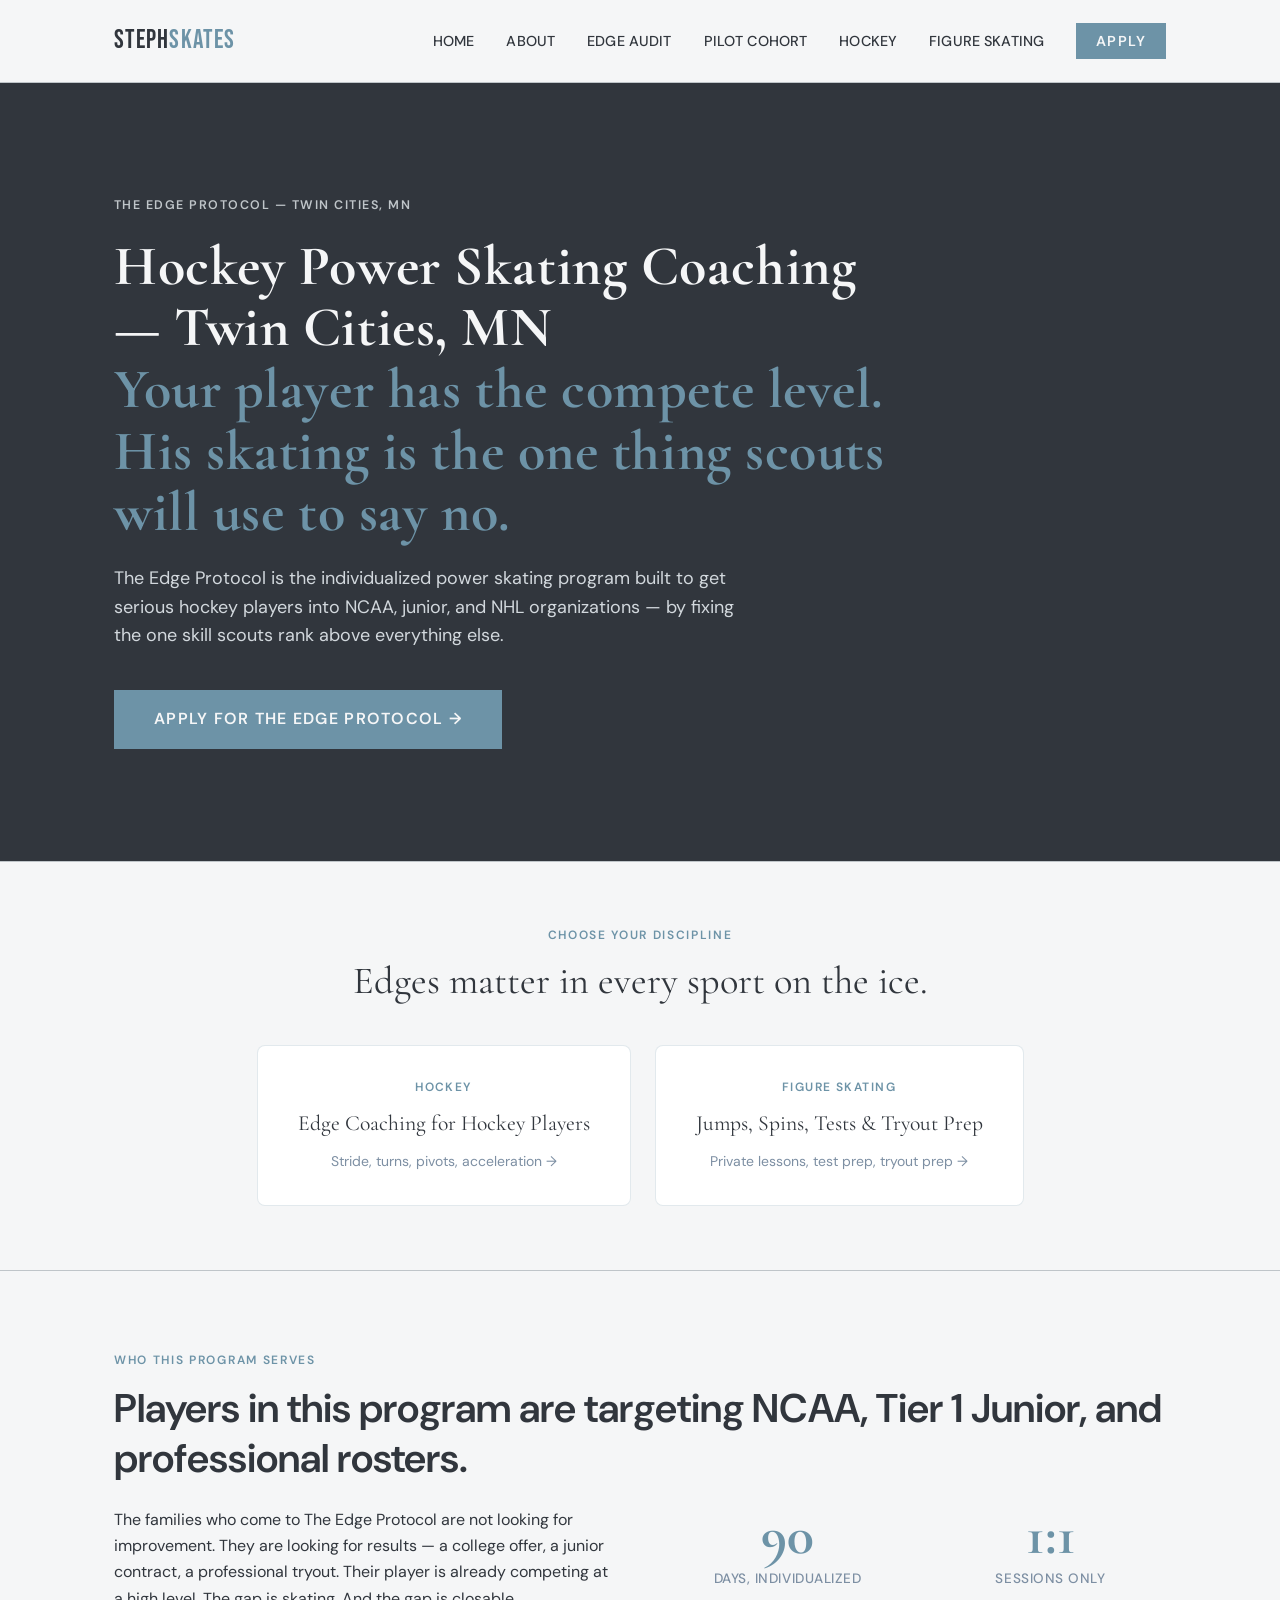
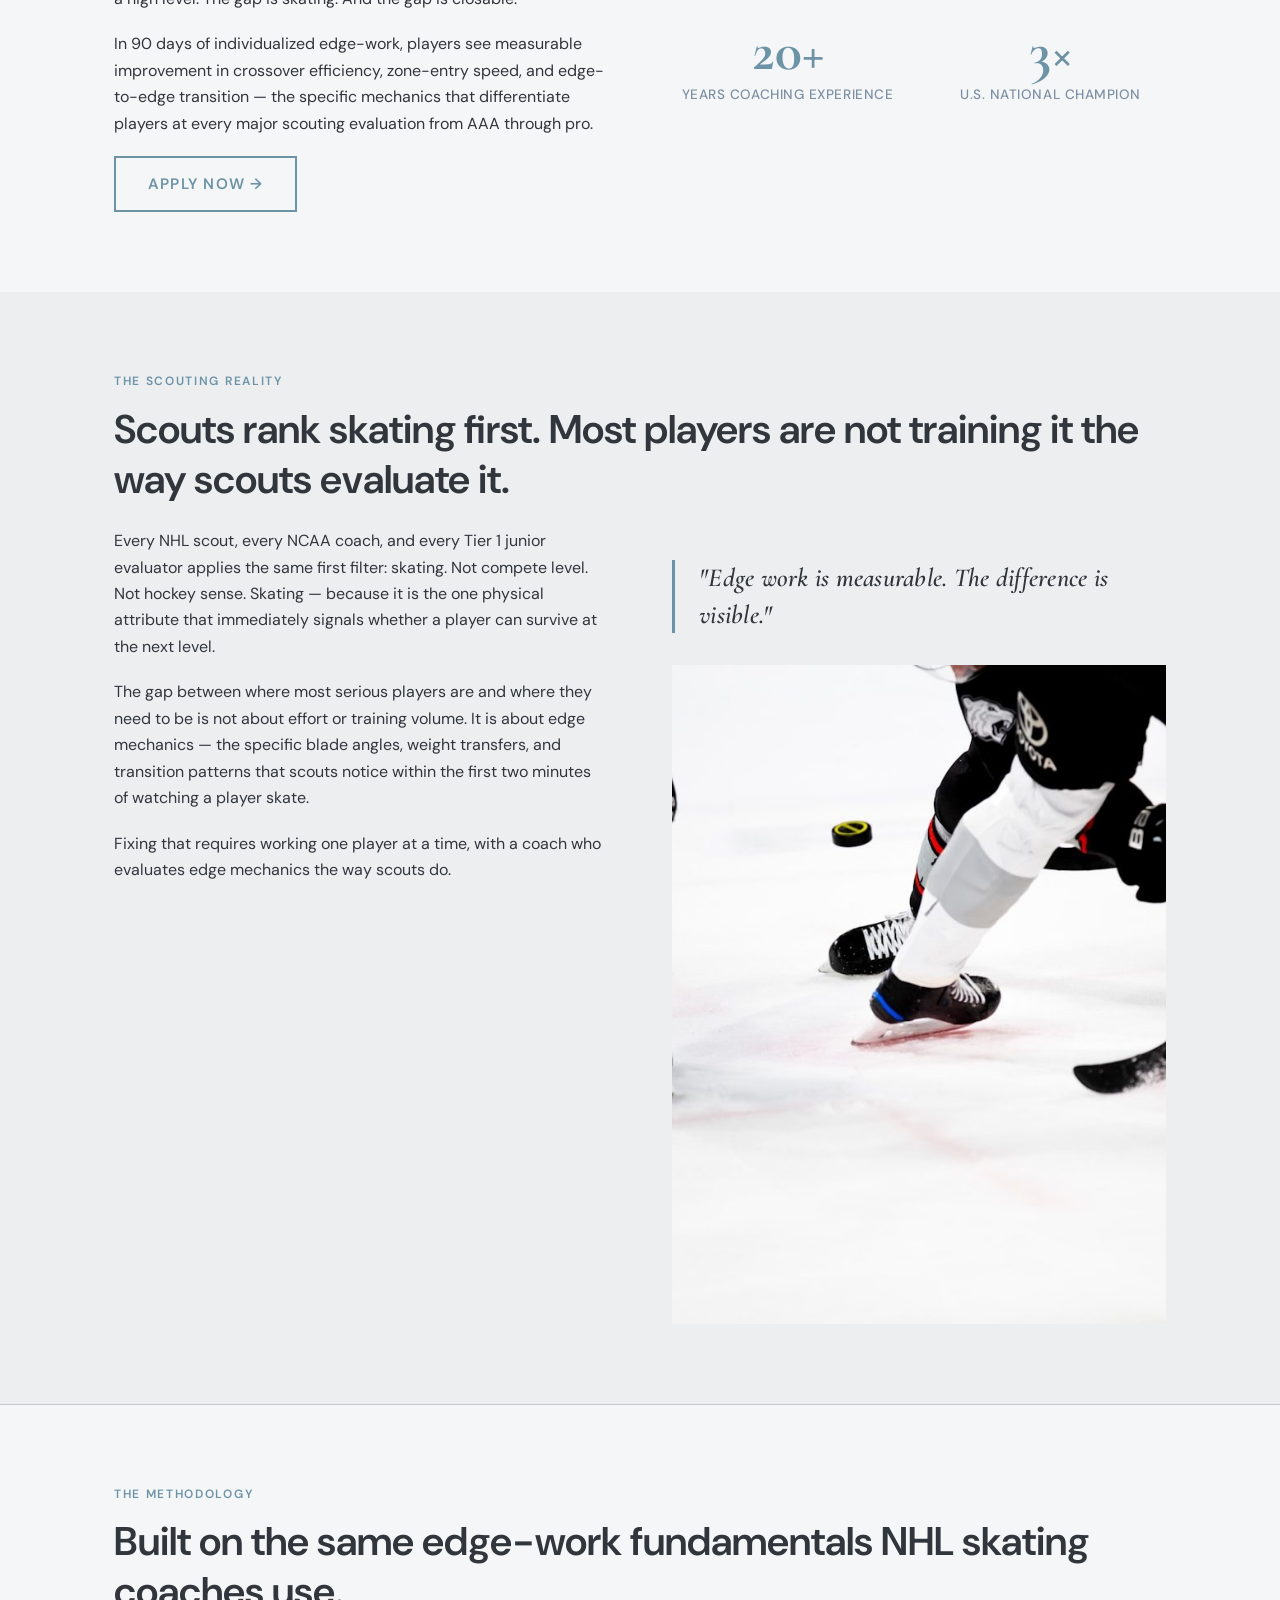
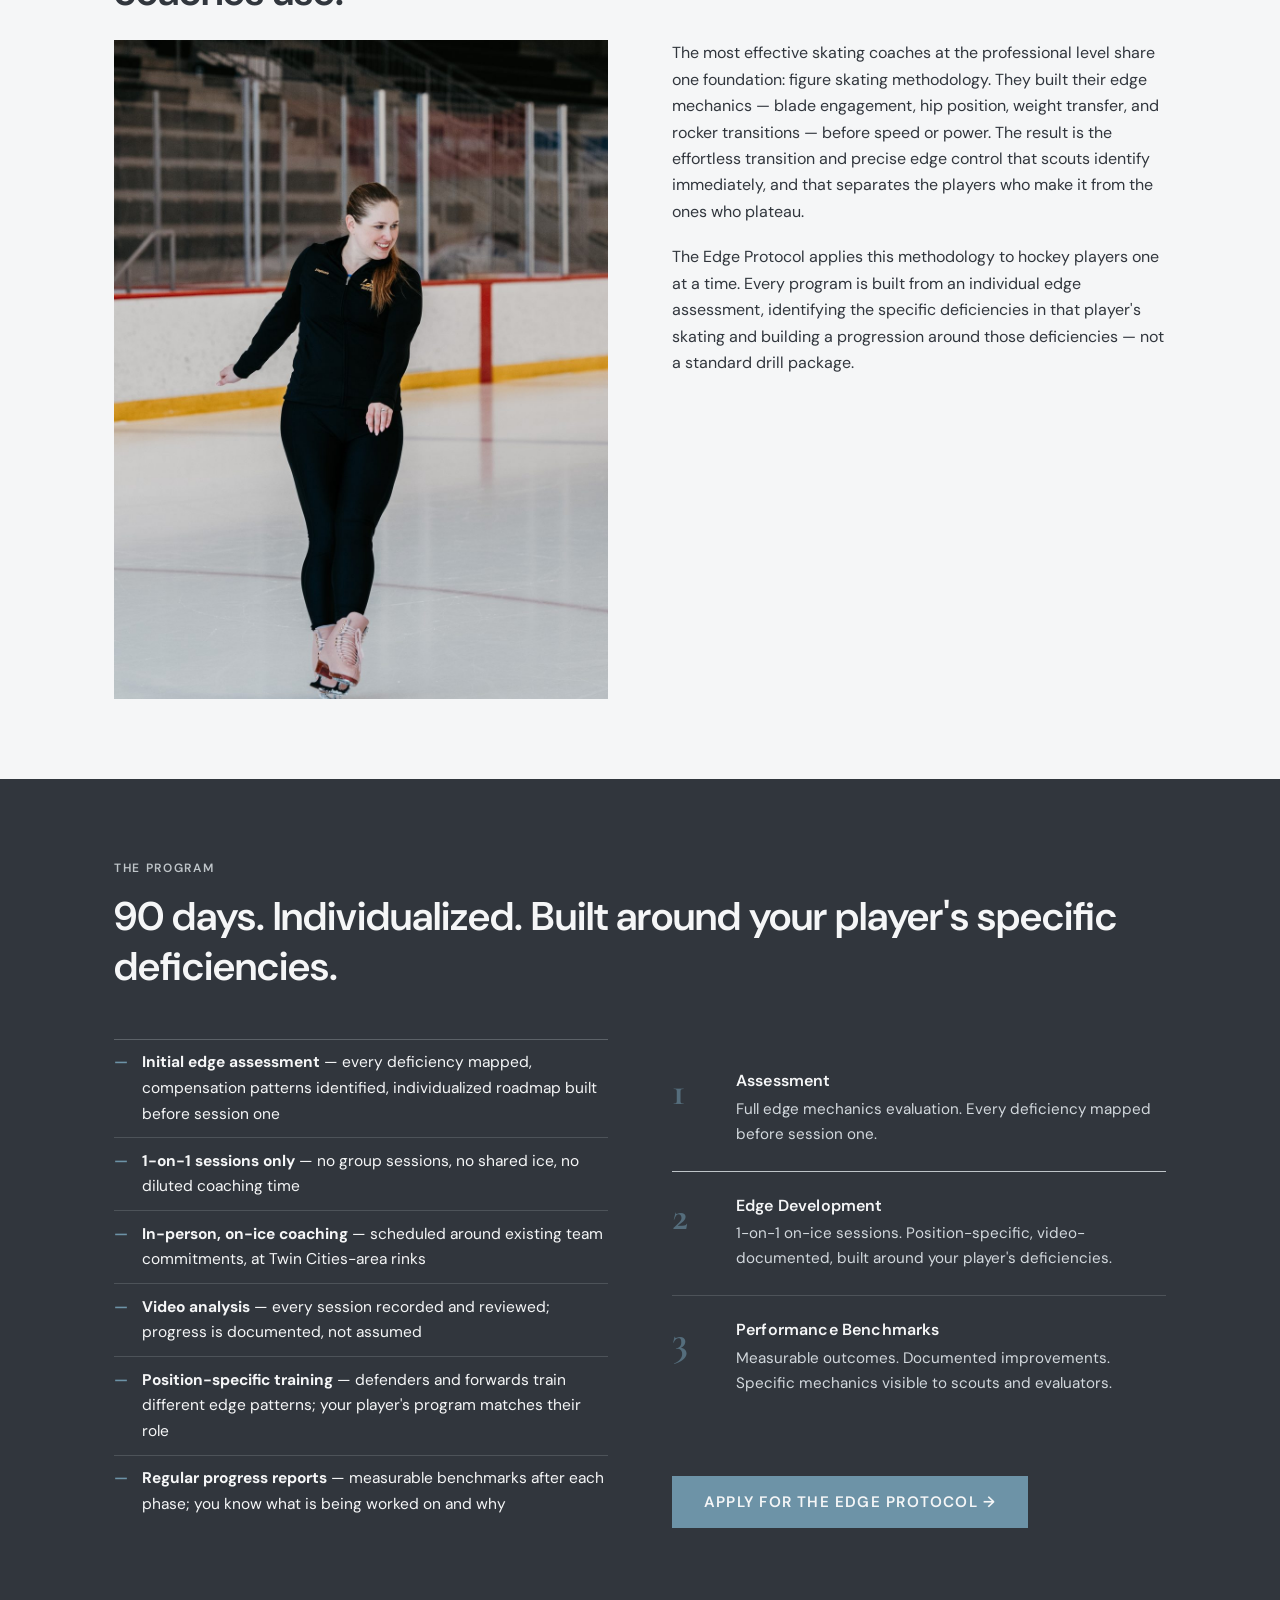
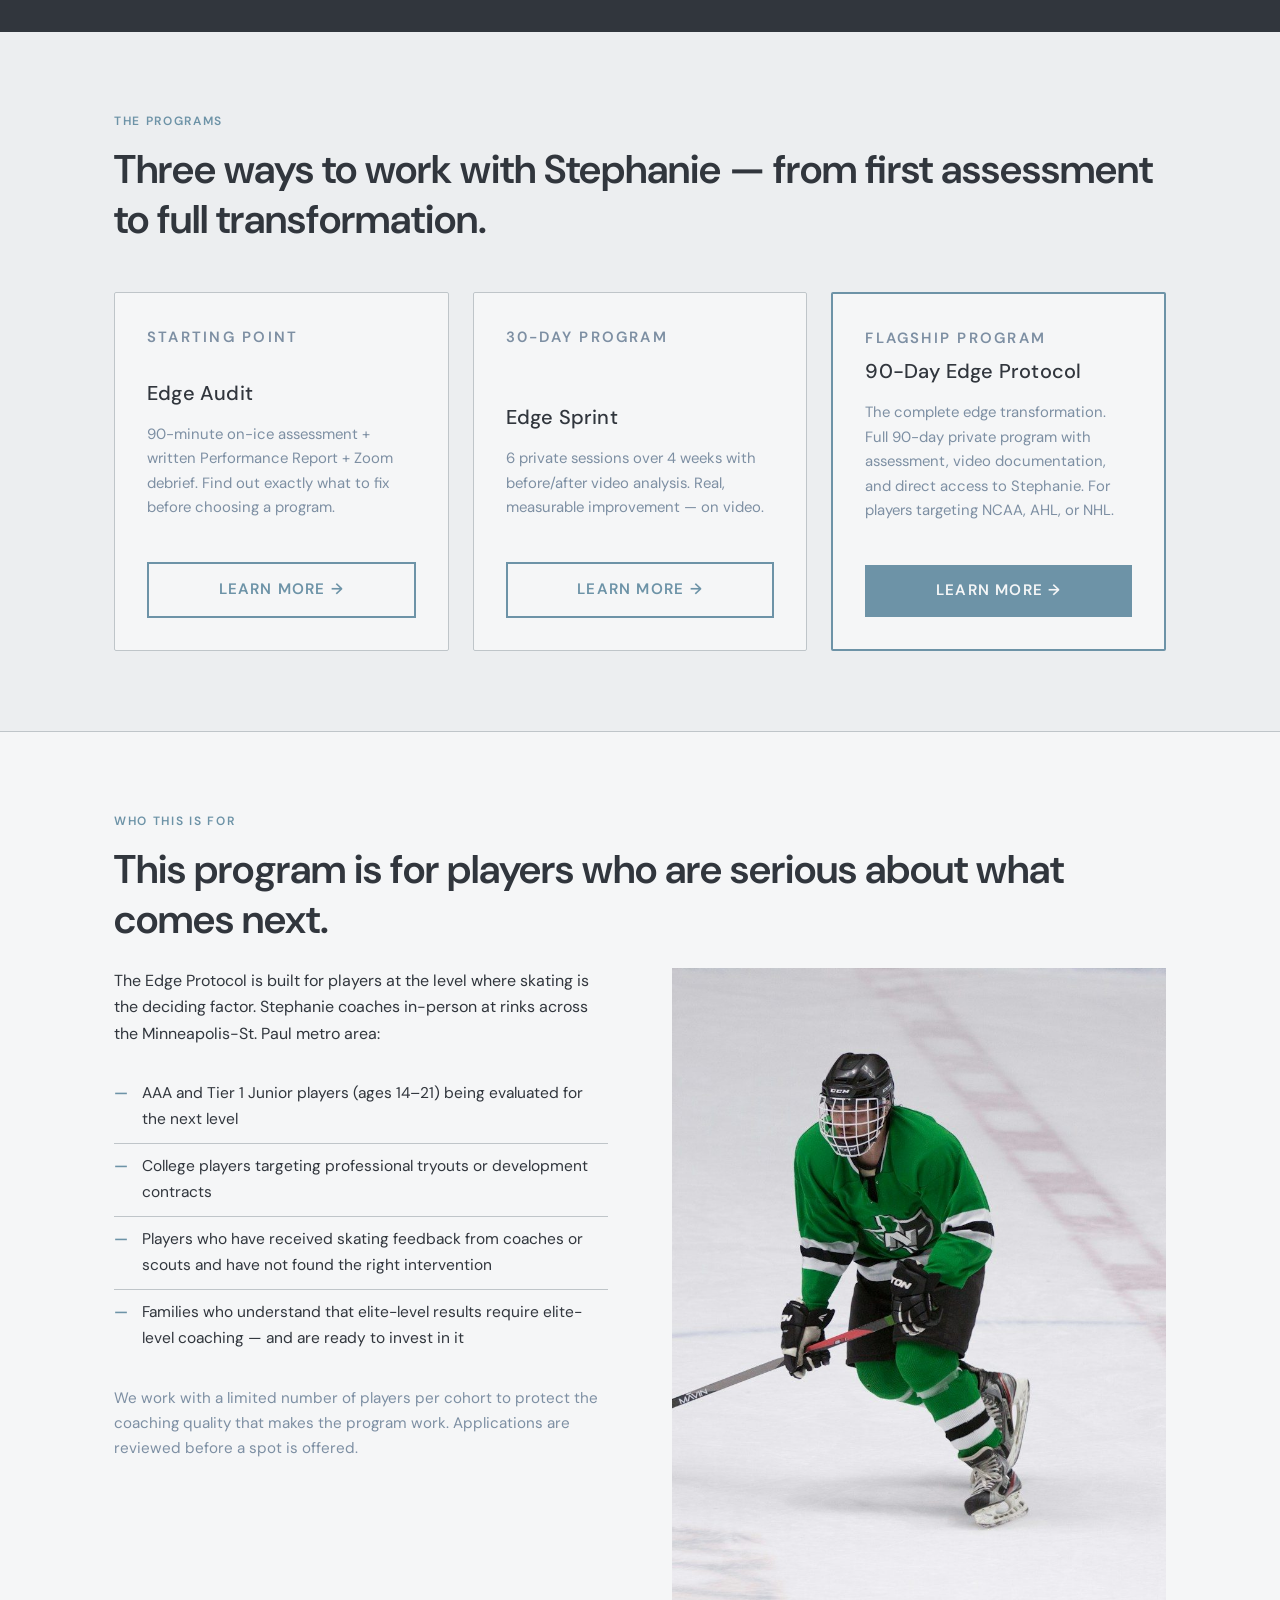
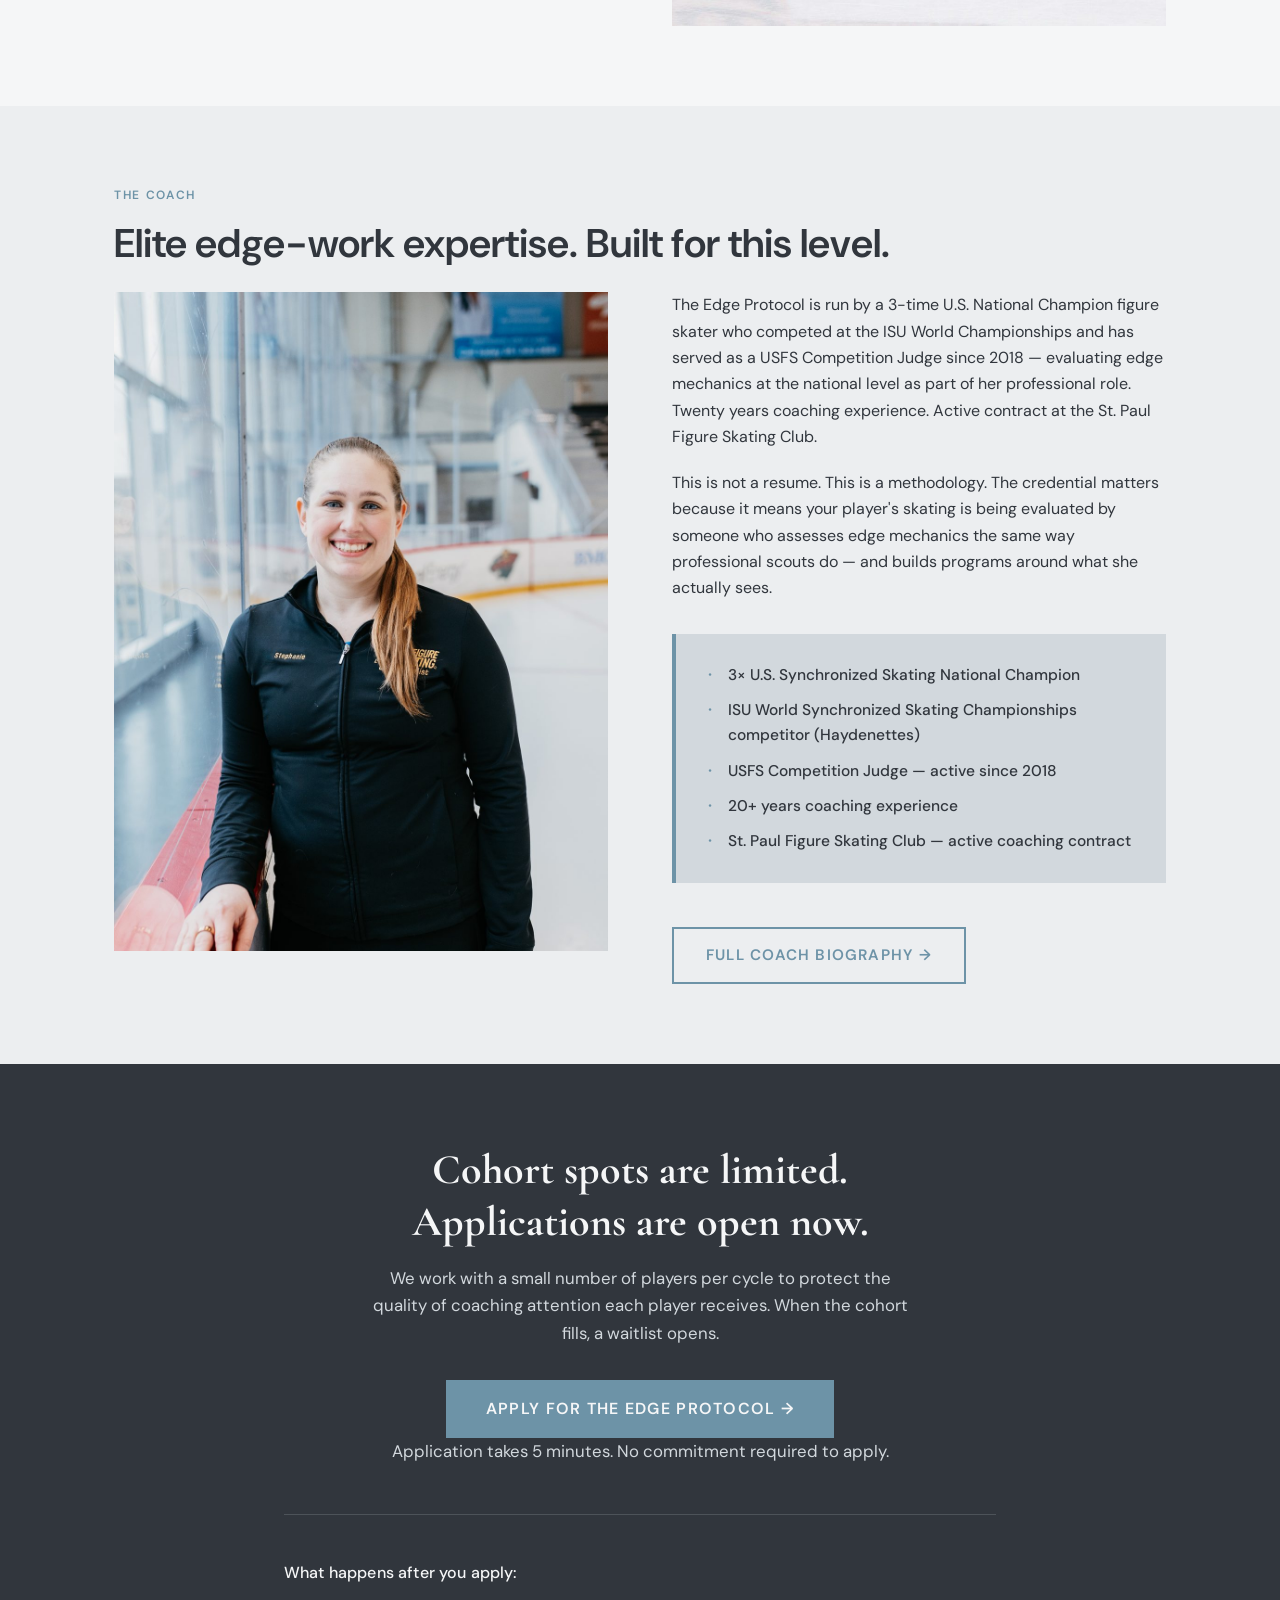
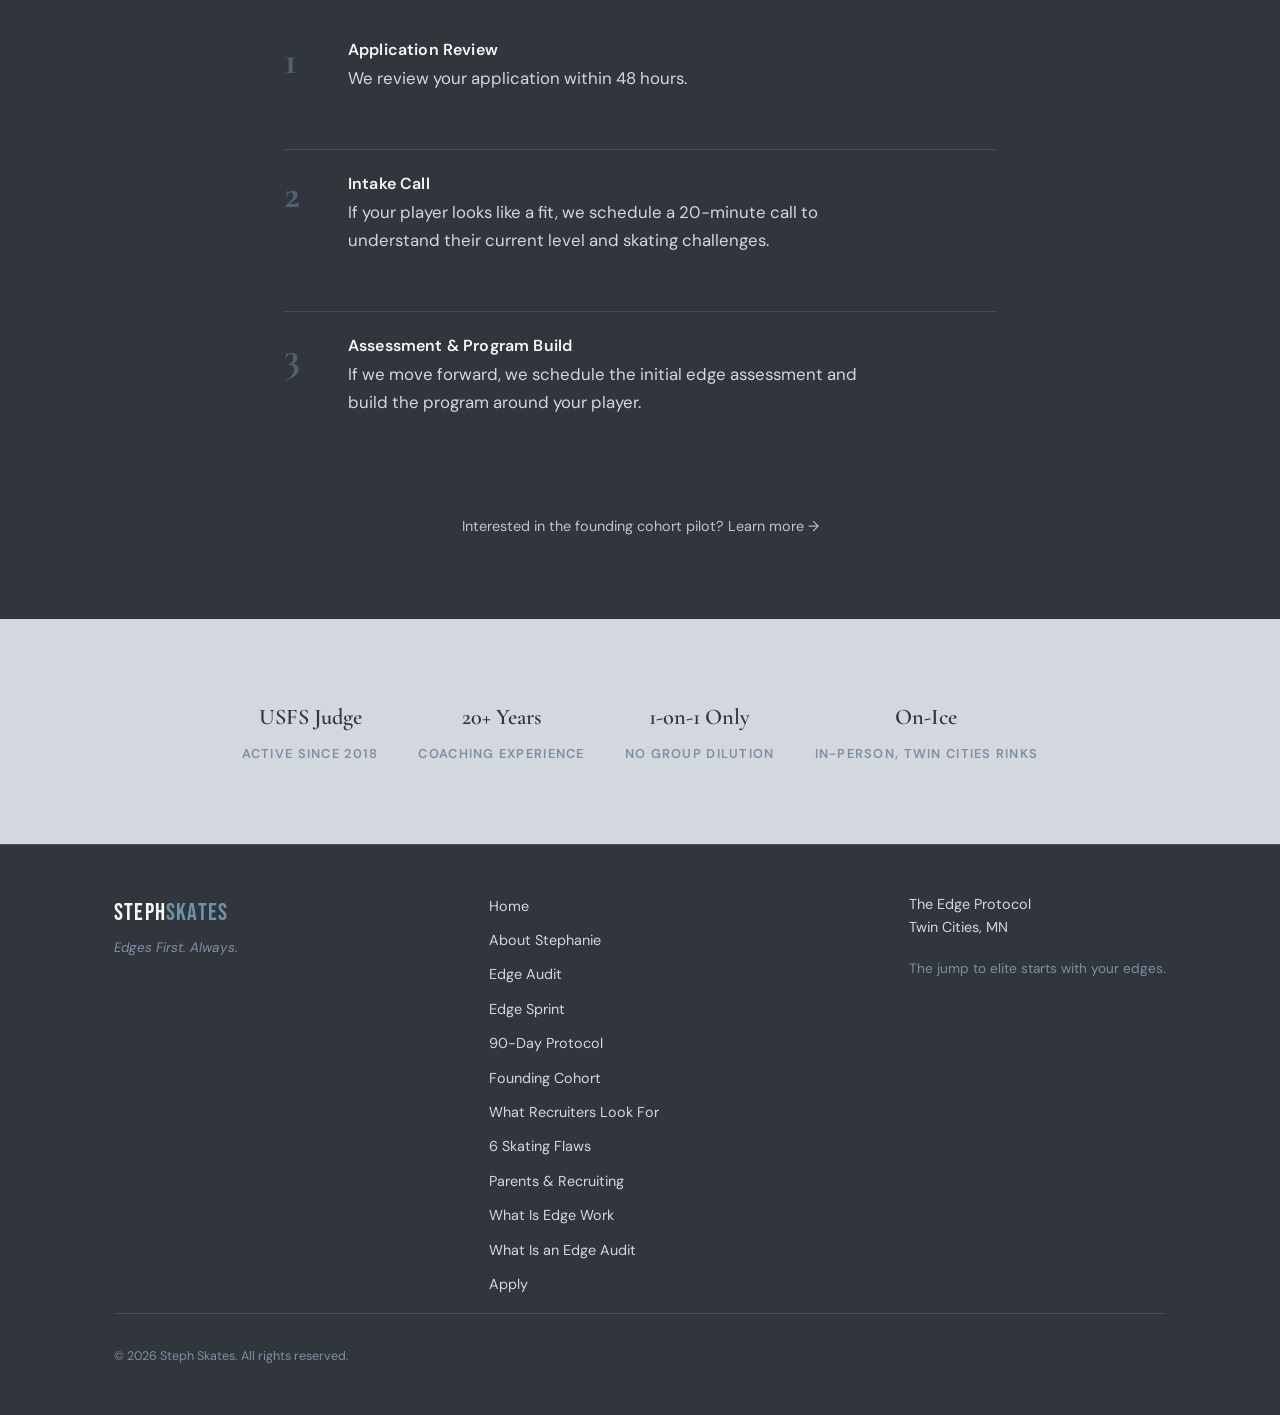
<file: index.html>
<!DOCTYPE html>
<html lang="en">
<head>
  <meta charset="UTF-8" />
  <meta name="viewport" content="width=device-width, initial-scale=1.0" />
  <title>Hockey Power Skating Coach Twin Cities, MN | The Edge Protocol — Steph Skates</title>
  <meta name="description" content="Stephanie Culver is the Twin Cities hockey power skating coach for serious players. Individualized edge-work programs for hockey players targeting NCAA, junior, and NHL — based in Minneapolis-St. Paul, MN." />
  <link rel="stylesheet" href="css/style.css" />
  <!-- LocalBusiness schema -->
  <script type="application/ld+json">
  {
    "@context": "https://schema.org",
    "@type": "LocalBusiness",
    "name": "Steph Skates",
    "founder": {
      "@type": "Person",
      "name": "Stephanie Culver"
    },
    "description": "Premium hockey power skating consultancy — figure skating edge mechanics applied to hockey player development",
    "url": "https://www.stephskates.com",
    "telephone": "+16128507223",
    "address": {
      "@type": "PostalAddress",
      "addressLocality": "Minneapolis",
      "addressRegion": "MN",
      "addressCountry": "US"
    },
    "areaServed": {
      "@type": "AdministrativeArea",
      "name": "Minneapolis / Minnesota"
    },
    "hasOfferCatalog": {
      "@type": "OfferCatalog",
      "name": "Hockey Power Skating Programs",
      "itemListElement": [
        {
          "@type": "Offer",
          "itemOffered": {
            "@type": "Service",
            "name": "Edge Audit",
            "description": "90-min on-ice session + written Performance Report + Zoom debrief"
          }
        },
        {
          "@type": "Offer",
          "itemOffered": {
            "@type": "Service",
            "name": "Edge Sprint",
            "description": "6 sessions over 4 weeks with before/after video analysis"
          }
        },
        {
          "@type": "Offer",
          "itemOffered": {
            "@type": "Service",
            "name": "90-Day Edge Protocol",
            "description": "Full skating transformation program"
          }
        }
      ]
    }
  }
  </script>

  <!-- Person schema — Stephanie Culver -->
  <script type="application/ld+json">
  {
    "@context": "https://schema.org",
    "@type": "Person",
    "name": "Stephanie Culver",
    "jobTitle": "Hockey Power Skating Consultant",
    "description": "3x U.S. National Champion figure skater, 4th place ISU World Championships, USFS judge",
    "url": "https://www.stephskates.com/about.html",
    "worksFor": {
      "@type": "Organization",
      "name": "Steph Skates",
      "url": "https://www.stephskates.com"
    }
  }
  </script>

  <!-- FAQPage schema -->
  <script type="application/ld+json">
  {
    "@context": "https://schema.org",
    "@type": "FAQPage",
    "mainEntity": [
      {
        "@type": "Question",
        "name": "What is Steph Skates?",
        "acceptedAnswer": {
          "@type": "Answer",
          "text": "Steph Skates is a premium hockey power skating consultancy founded by Stephanie Culver — a three-time U.S. National Champion figure skater and active USFS Competition Judge. The consultancy applies figure skating edge mechanics to hockey player development, delivering individualized skating programs for players targeting NCAA, AHL, and NHL pathways."
        }
      },
      {
        "@type": "Question",
        "name": "Who is Stephanie Culver?",
        "acceptedAnswer": {
          "@type": "Answer",
          "text": "Stephanie Culver is a three-time U.S. National Synchronized Skating Champion, ISU World Championships competitor (Haydenettes), and active USFS Competition Judge since 2018. She has 20+ years of coaching experience and holds an active coaching contract at the St. Paul Figure Skating Club. She applies figure skating edge mechanics to hockey player development through Steph Skates."
        }
      },
      {
        "@type": "Question",
        "name": "What programs does Steph Skates offer for hockey players?",
        "acceptedAnswer": {
          "@type": "Answer",
          "text": "Steph Skates offers three programs: the Edge Audit (90-minute on-ice skating assessment with written Performance Report and Zoom debrief), the Edge Sprint (6 private sessions over 4 weeks with before/after video analysis), and the 90-Day Edge Protocol (a complete skating transformation program for players targeting NCAA, AHL, or NHL)."
        }
      },
      {
        "@type": "Question",
        "name": "What is hockey power skating coaching?",
        "acceptedAnswer": {
          "@type": "Answer",
          "text": "Hockey power skating coaching is individualized instruction focused on improving a player's edge mechanics, blade loading, balance transfer, and skating efficiency — the fundamentals scouts grade at every level from AAA through professional. Unlike team practice or group clinics, power skating coaching addresses each player's specific mechanical deficiencies with targeted corrections."
        }
      },
      {
        "@type": "Question",
        "name": "Where does Steph Skates operate?",
        "acceptedAnswer": {
          "@type": "Answer",
          "text": "Steph Skates operates in the Minneapolis-St. Paul metro area, working with players at Twin Cities-area rinks. The program serves hockey players throughout Minnesota targeting NCAA, Tier 1 Junior, and professional development pathways."
        }
      },
      {
        "@type": "Question",
        "name": "How does figure skating expertise improve hockey skating?",
        "acceptedAnswer": {
          "@type": "Answer",
          "text": "The most effective professional skating coaches build their methodology on figure skating fundamentals — blade engagement, hip position, weight transfer, and rocker transitions. These mechanics produce the effortless transitions and precise edge control that scouts identify immediately. Stephanie applies this methodology to hockey players one at a time, building programs around each player's specific deficiencies."
        }
      }
    ]
  }
  </script>
</head>
<body>

<!-- ── Navigation ── -->
<nav class="site-nav">
  <div class="nav-inner">
    <a href="index.html" class="nav-wordmark">Steph<span>Skates</span></a>
    <ul class="nav-links">
      <li><a href="index.html">Home</a></li>
      <li><a href="about.html">About</a></li>
      <li><a href="edge-audit.html">Edge Audit</a></li>
      <li><a href="pilot.html">Pilot Cohort</a></li>
      <li><a href="/hockey">Hockey</a></li>
      <li><a href="/figureskating">Figure Skating</a></li>
      <li><a href="apply.html" class="nav-cta">Apply</a></li>
    </ul>
  </div>
</nav>

<!-- ── Hero ── -->
<section class="hero">
  <div class="container">
    <p class="hero__badge">The Edge Protocol &mdash; Twin Cities, MN</p>
    <h1>Hockey Power Skating Coaching — Twin Cities, MN<br><em>Your player has the compete level. His skating is the one thing scouts will use to say&nbsp;no.</em></h1>
    <p class="hero__sub">The Edge Protocol is the individualized power skating program built to get serious hockey players into NCAA, junior, and NHL organizations — by fixing the one skill scouts rank above everything else.</p>
    <a href="apply.html" class="btn btn--primary btn--large">Apply for The Edge Protocol &rarr;</a>
  </div>
</section>

<section style="padding: 64px 24px; background: #F5F6F7; text-align: center;">
  <div style="max-width: 1080px; margin: 0 auto;">
    <p style="font-family: 'DM Sans', sans-serif; font-size: 0.75rem; font-weight: 600; letter-spacing: 0.14em; text-transform: uppercase; color: #6D93A7; margin-bottom: 12px;">
      Choose your discipline
    </p>
    <h2 style="font-family: 'Cormorant Garamond', Georgia, serif; font-size: clamp(1.75rem, 3vw, 2.5rem); font-weight: 400; color: #31363D; margin-bottom: 40px;">
      Edges matter in every sport on the ice.
    </h2>
    <div style="display: flex; gap: 24px; justify-content: center; flex-wrap: wrap;">
      <a href="/hockey" style="display: block; background: #fff; border: 1px solid rgba(109,147,167,0.2); border-radius: 8px; padding: 32px 40px; text-decoration: none; min-width: 240px; transition: box-shadow 0.2s;">
        <p style="font-family: 'DM Sans', sans-serif; font-size: 0.75rem; font-weight: 600; letter-spacing: 0.12em; text-transform: uppercase; color: #6D93A7; margin-bottom: 8px;">Hockey</p>
        <p style="font-family: 'Cormorant Garamond', Georgia, serif; font-size: 1.35rem; color: #31363D; margin-bottom: 8px;">Edge Coaching for Hockey Players</p>
        <p style="font-family: 'DM Sans', sans-serif; font-size: 0.875rem; color: #7D8FA3;">Stride, turns, pivots, acceleration →</p>
      </a>
      <a href="/figureskating" style="display: block; background: #fff; border: 1px solid rgba(109,147,167,0.2); border-radius: 8px; padding: 32px 40px; text-decoration: none; min-width: 240px; transition: box-shadow 0.2s;">
        <p style="font-family: 'DM Sans', sans-serif; font-size: 0.75rem; font-weight: 600; letter-spacing: 0.12em; text-transform: uppercase; color: #6D93A7; margin-bottom: 8px;">Figure Skating</p>
        <p style="font-family: 'Cormorant Garamond', Georgia, serif; font-size: 1.35rem; color: #31363D; margin-bottom: 8px;">Jumps, Spins, Tests &amp; Tryout Prep</p>
        <p style="font-family: 'DM Sans', sans-serif; font-size: 0.875rem; color: #7D8FA3;">Private lessons, test prep, tryout prep →</p>
      </a>
    </div>
  </div>
</section>

<!-- ── Section 2: The Outcome ── -->
<section>
  <div class="container">
    <p class="section__label">Who This Program Serves</p>
    <h2 class="section__headline">Players in this program are targeting NCAA, Tier&nbsp;1 Junior, and professional rosters.</h2>

    <div class="two-col">
      <div>
        <p>The families who come to The Edge Protocol are not looking for improvement. They are looking for results — a college offer, a junior contract, a professional tryout. Their player is already competing at a high level. The gap is skating. And the gap is closable.</p>
        <p>In 90 days of individualized edge-work, players see measurable improvement in crossover efficiency, zone-entry speed, and edge-to-edge transition — the specific mechanics that differentiate players at every major scouting evaluation from AAA through pro.</p>
        <a href="apply.html" class="btn btn--outline">Apply Now &rarr;</a>
      </div>
      <div>
        <div class="stat-row" style="margin-top:0; grid-template-columns: 1fr 1fr;">
          <div class="stat">
            <div class="stat__number">90</div>
            <div class="stat__label">Days, Individualized</div>
          </div>
          <div class="stat">
            <div class="stat__number">1:1</div>
            <div class="stat__label">Sessions Only</div>
          </div>
          <div class="stat">
            <div class="stat__number">20+</div>
            <div class="stat__label">Years Coaching Experience</div>
          </div>
          <div class="stat">
            <div class="stat__number">3×</div>
            <div class="stat__label">U.S. National Champion</div>
          </div>
        </div>
      </div>
    </div>
  </div>
</section>

<!-- ── Section 3: The Problem ── -->
<section class="section--alt">
  <div class="container">
    <p class="section__label">The Scouting Reality</p>
    <h2 class="section__headline">Scouts rank skating first. Most players are not training it the way scouts evaluate it.</h2>

    <div class="two-col">
      <div>
        <p>Every NHL scout, every NCAA coach, and every Tier&nbsp;1 junior evaluator applies the same first filter: skating. Not compete level. Not hockey sense. Skating — because it is the one physical attribute that immediately signals whether a player can survive at the next level.</p>
        <p>The gap between where most serious players are and where they need to be is not about effort or training volume. It is about edge mechanics — the specific blade angles, weight transfers, and transition patterns that scouts notice within the first two minutes of watching a player skate.</p>
        <p>Fixing that requires working one player at a time, with a coach who evaluates edge mechanics the way scouts do.</p>
      </div>
      <div>
        <blockquote>"Edge work is measurable. The difference is visible."</blockquote>
        <figure class="photo-block photo-block--portrait">
          <!-- Photo by Markus Spiske on Unsplash: https://unsplash.com/photos/XHTBZpRBoi0 — Unsplash License (royalty-free) -->
          <img src="images/hockey-edge-work.jpg" alt="Close-up of hockey skate blades on ice — edge mechanics at ice level" />
        </figure>
      </div>
    </div>
  </div>
</section>

<!-- ── Section 4: The Methodology ── -->
<section>
  <div class="container">
    <p class="section__label">The Methodology</p>
    <h2 class="section__headline">Built on the same edge-work fundamentals NHL skating coaches use.</h2>

    <div class="two-col">
      <div>
        <figure class="photo-block photo-block--portrait">
          <img src="images/stephanie-coaching-on-ice.jpg" alt="Stephanie Culver coaching on ice — individual edge-work instruction" />
        </figure>
      </div>
      <div>
        <p>The most effective skating coaches at the professional level share one foundation: figure skating methodology. They built their edge mechanics — blade engagement, hip position, weight transfer, and rocker transitions — before speed or power. The result is the effortless transition and precise edge control that scouts identify immediately, and that separates the players who make it from the ones who plateau.</p>
        <p>The Edge Protocol applies this methodology to hockey players one at a time. Every program is built from an individual edge assessment, identifying the specific deficiencies in that player's skating and building a progression around those deficiencies — not a standard drill package.</p>
      </div>
    </div>
  </div>
</section>

<!-- ── Section 5: The Program ── -->
<section class="section--dark">
  <div class="container">
    <p class="section__label" style="color: var(--platinum);">The Program</p>
    <h2 class="section__headline" style="color: var(--pearl);">90 days. Individualized. Built around your player's specific deficiencies.</h2>

    <div class="two-col">
      <ul class="check-list" style="border-top: 1px solid rgba(191,197,201,0.3);">
        <li style="border-bottom-color: rgba(191,197,201,0.2);">
          <strong>Initial edge assessment</strong> — every deficiency mapped, compensation patterns identified, individualized roadmap built before session&nbsp;one
        </li>
        <li style="border-bottom-color: rgba(191,197,201,0.2);">
          <strong>1-on-1 sessions only</strong> — no group sessions, no shared ice, no diluted coaching time
        </li>
        <li style="border-bottom-color: rgba(191,197,201,0.2);">
          <strong>In-person, on-ice coaching</strong> — scheduled around existing team commitments, at Twin Cities-area rinks
        </li>
        <li style="border-bottom-color: rgba(191,197,201,0.2);">
          <strong>Video analysis</strong> — every session recorded and reviewed; progress is documented, not assumed
        </li>
        <li style="border-bottom-color: rgba(191,197,201,0.2);">
          <strong>Position-specific training</strong> — defenders and forwards train different edge patterns; your player's program matches their role
        </li>
        <li style="border-bottom-color: rgba(191,197,201,0.2);">
          <strong>Regular progress reports</strong> — measurable benchmarks after each phase; you know what is being worked on and why
        </li>
      </ul>
      <div>
        <!-- Program phases -->
        <div class="steps">
          <div class="step">
            <div class="step__num" style="color: var(--lagoon);">1</div>
            <div class="step__content">
              <h3 style="color: var(--pearl);">Assessment</h3>
              <p style="color: var(--mist);">Full edge mechanics evaluation. Every deficiency mapped before session one.</p>
            </div>
          </div>
          <div class="step" style="border-bottom-color: rgba(191,197,201,0.2);">
            <div class="step__num" style="color: var(--lagoon);">2</div>
            <div class="step__content">
              <h3 style="color: var(--pearl);">Edge Development</h3>
              <p style="color: var(--mist);">1-on-1 on-ice sessions. Position-specific, video-documented, built around your player's deficiencies.</p>
            </div>
          </div>
          <div class="step" style="border-bottom-color: rgba(191,197,201,0.2);">
            <div class="step__num" style="color: var(--lagoon);">3</div>
            <div class="step__content">
              <h3 style="color: var(--pearl);">Performance Benchmarks</h3>
              <p style="color: var(--mist);">Measurable outcomes. Documented improvements. Specific mechanics visible to scouts and evaluators.</p>
            </div>
          </div>
        </div>
        <a href="apply.html" class="btn btn--primary" style="margin-top: 1.5rem;">Apply for The Edge Protocol &rarr;</a>
      </div>
    </div>
  </div>
</section>

<!-- ── Programs Overview ── -->
<section class="section--alt">
  <div class="container">
    <p class="section__label">The Programs</p>
    <h2 class="section__headline">Three ways to work with Stephanie &mdash; from first assessment to full transformation.</h2>

    <style>
      .programs-scroll-wrap {
        margin-top: 3rem;
        /* on mobile: horizontal scroll container */
        overflow-x: auto;
        -webkit-overflow-scrolling: touch;
        scrollbar-width: none; /* Firefox */
      }
      .programs-scroll-wrap::-webkit-scrollbar { display: none; }
      .programs-grid {
        display: grid;
        grid-template-columns: repeat(3, 1fr);
        gap: 1.5rem;
        /* minimum width keeps cards readable when scrolling horizontally */
        min-width: 660px;
      }
      .programs-grid .prog-card {
        border: 1px solid var(--platinum);
        border-radius: 2px;
        padding: 2rem;
        background: var(--pearl);
        display: flex;
        flex-direction: column;
      }
      .programs-grid .prog-card--featured {
        border: 2px solid var(--lagoon);
      }
      .prog-card__label {
        font-size: 0.65rem;
        font-weight: 600;
        letter-spacing: 0.15em;
        text-transform: uppercase;
        color: var(--lagoon);
        margin-bottom: 0.5rem;
      }
      .prog-card h3 {
        font-size: 1.25rem;
        margin-bottom: 1rem;
        color: var(--graphite);
      }
      .prog-card p {
        flex: 1;
        font-size: 0.93rem;
        color: var(--slate);
      }
      .prog-card .btn {
        margin-top: 1.5rem;
        text-align: center;
      }
      /* scroll hint dot indicators — visible only on mobile */
      .programs-dots {
        display: none;
        justify-content: center;
        gap: 6px;
        margin-top: 1.25rem;
      }
      .programs-dots span {
        width: 6px; height: 6px;
        border-radius: 50%;
        background: var(--platinum);
        display: block;
      }
      .programs-dots span:first-child { background: var(--lagoon); }
      @media (max-width: 800px) {
        .programs-dots { display: flex; }
      }
    </style>

    <div class="programs-scroll-wrap">
      <div class="programs-grid">
        <div class="prog-card">
          <p class="prog-card__label">Starting Point</p>
          <h3>Edge Audit</h3>
          <p>90-minute on-ice assessment + written Performance Report + Zoom debrief. Find out exactly what to fix before choosing a program.</p>
          <a href="edge-audit.html" class="btn btn--outline">Learn More &rarr;</a>
        </div>
        <div class="prog-card">
          <p class="prog-card__label">30-Day Program</p>
          <h3>Edge Sprint</h3>
          <p>6 private sessions over 4 weeks with before/after video analysis. Real, measurable improvement &mdash; on video.</p>
          <a href="edge-sprint.html" class="btn btn--outline">Learn More &rarr;</a>
        </div>
        <div class="prog-card prog-card--featured">
          <p class="prog-card__label">Flagship Program</p>
          <h3>90-Day Edge Protocol</h3>
          <p>The complete edge transformation. Full 90-day private program with assessment, video documentation, and direct access to Stephanie. For players targeting NCAA, AHL, or NHL.</p>
          <a href="90-day-protocol.html" class="btn btn--primary">Learn More &rarr;</a>
        </div>
      </div>
    </div>
    <div class="programs-dots" aria-hidden="true">
      <span></span><span></span><span></span>
    </div>
  </div>
</section>

<!-- ── Section 6: Who This Is For ── -->
<section>
  <div class="container">
    <p class="section__label">Who This Is For</p>
    <h2 class="section__headline">This program is for players who are serious about what comes next.</h2>

    <div class="two-col">
      <div>
        <p>The Edge Protocol is built for players at the level where skating is the deciding factor. Stephanie coaches in-person at rinks across the Minneapolis-St. Paul metro area:</p>
        <ul class="check-list">
          <li>AAA and Tier&nbsp;1 Junior players (ages 14–21) being evaluated for the next level</li>
          <li>College players targeting professional tryouts or development contracts</li>
          <li>Players who have received skating feedback from coaches or scouts and have not found the right intervention</li>
          <li>Families who understand that elite-level results require elite-level coaching — and are ready to invest in it</li>
        </ul>
        <p style="margin-top: 1.25rem; font-size: 0.95rem; color: var(--slate);">We work with a limited number of players per cohort to protect the coaching quality that makes the program work. Applications are reviewed before a spot is offered.</p>
      </div>
      <div>
        <!-- Photo: Gerhard Crous / Unsplash (Unsplash License) — https://unsplash.com/photos/U3tDfBG99ws -->
        <figure class="photo-block photo-block--portrait">
          <img src="images/hockey-player-training.jpg" alt="Hockey player in full equipment, on-ice training — 16-19 year old target demographic" />
        </figure>
      </div>
    </div>
  </div>
</section>

<!-- ── Section 7: The Coach ── -->
<section class="section--alt">
  <div class="container">
    <p class="section__label">The Coach</p>
    <h2 class="section__headline">Elite edge-work expertise. Built for this level.</h2>

    <div class="two-col">
      <div>
        <figure class="photo-block photo-block--portrait">
          <img src="images/stephanie-coaching-headshot.jpg" alt="Stephanie Culver — founder and head coach, The Edge Protocol" />
        </figure>
      </div>
      <div>
        <p>The Edge Protocol is run by a 3-time U.S. National Champion figure skater who competed at the ISU World Championships and has served as a USFS Competition Judge since 2018 — evaluating edge mechanics at the national level as part of her professional role. Twenty years coaching experience. Active contract at the St. Paul Figure Skating Club.</p>
        <p>This is not a resume. This is a methodology. The credential matters because it means your player's skating is being evaluated by someone who assesses edge mechanics the same way professional scouts do — and builds programs around what she actually sees.</p>

        <div class="credential-block">
          <ul>
            <li>3&times; U.S. Synchronized Skating National Champion</li>
            <li>ISU World Synchronized Skating Championships competitor (Haydenettes)</li>
            <li>USFS Competition Judge &mdash; active since 2018</li>
            <li>20+ years coaching experience</li>
            <li>St. Paul Figure Skating Club &mdash; active coaching contract</li>
          </ul>
        </div>

        <a href="about.html" class="btn btn--outline" style="margin-top: 0.75rem;">Full Coach Biography &rarr;</a>
      </div>
    </div>
  </div>
</section>

<!-- ── Section 8: Application CTA ── -->
<section id="apply" class="cta-block">
  <div class="container--narrow">
    <h2>Cohort spots are limited.<br>Applications are open now.</h2>
    <p>We work with a small number of players per cycle to protect the quality of coaching attention each player receives. When the cohort fills, a waitlist opens.</p>

    <a href="apply.html" class="btn btn--primary btn--large">Apply for The Edge Protocol &rarr;</a>
    <p class="cta-block__note">Application takes 5 minutes. No commitment required to apply.</p>

    <hr class="divider" style="border-color: rgba(191,197,201,0.2); margin: 3rem 0;" />

    <h3 style="color: var(--pearl); font-size: 1rem; margin-bottom: 1.5rem; text-align: left;">What happens after you apply:</h3>
    <div class="steps" style="text-align: left;">
      <div class="step" style="border-bottom-color: rgba(191,197,201,0.15);">
        <div class="step__num" style="opacity: 0.5;">1</div>
        <div class="step__content">
          <h3 style="color: var(--pearl);">Application Review</h3>
          <p style="color: var(--mist);">We review your application within 48 hours.</p>
        </div>
      </div>
      <div class="step" style="border-bottom-color: rgba(191,197,201,0.15);">
        <div class="step__num" style="opacity: 0.5;">2</div>
        <div class="step__content">
          <h3 style="color: var(--pearl);">Intake Call</h3>
          <p style="color: var(--mist);">If your player looks like a fit, we schedule a 20-minute call to understand their current level and skating challenges.</p>
        </div>
      </div>
      <div class="step" style="border-bottom-color: rgba(191,197,201,0.15);">
        <div class="step__num" style="opacity: 0.5;">3</div>
        <div class="step__content">
          <h3 style="color: var(--pearl);">Assessment &amp; Program Build</h3>
          <p style="color: var(--mist);">If we move forward, we schedule the initial edge assessment and build the program around your player.</p>
        </div>
      </div>
    </div>

    <div style="margin-top: 2.5rem; text-align: center;">
      <a href="pilot.html" style="color: var(--platinum); font-size: 0.9rem;">Interested in the founding cohort pilot? Learn more &rarr;</a>
    </div>
  </div>
</section>

<!-- ── Trust Bar ── -->
<section style="padding: 2.5rem 0; background: var(--mist); border-top: none;">
  <div class="container">
    <div class="trust-bar">
      <div class="trust-item">
        <div class="trust-item__value">USFS Judge</div>
        <div class="trust-item__label">Active Since 2018</div>
      </div>
      <div class="trust-item">
        <div class="trust-item__value">20+ Years</div>
        <div class="trust-item__label">Coaching Experience</div>
      </div>
      <div class="trust-item">
        <div class="trust-item__value">1-on-1 Only</div>
        <div class="trust-item__label">No Group Dilution</div>
      </div>
      <div class="trust-item">
        <div class="trust-item__value">On-Ice</div>
        <div class="trust-item__label">In-Person, Twin Cities Rinks</div>
      </div>
    </div>
  </div>
</section>

<!-- ── Footer ── -->
<footer class="site-footer">
  <div class="container">
    <div class="footer-inner">
      <div>
        <div class="footer__wordmark">Steph<span>Skates</span></div>
        <div class="footer__tagline">Edges First. Always.</div>
      </div>
      <ul class="footer__links">
        <li><a href="index.html">Home</a></li>
        <li><a href="about.html">About Stephanie</a></li>
        <li><a href="edge-audit.html">Edge Audit</a></li>
        <li><a href="edge-sprint.html">Edge Sprint</a></li>
        <li><a href="90-day-protocol.html">90-Day Protocol</a></li>
        <li><a href="pilot.html">Founding Cohort</a></li>
        <li><a href="what-hockey-recruiters-look-for.html">What Recruiters Look For</a></li>
        <li><a href="skating-flaws-hockey-recruits.html">6 Skating Flaws</a></li>
        <li><a href="parents-help-hockey-recruiting.html">Parents &amp; Recruiting</a></li>
        <li><a href="what-is-edge-work-hockey.html">What Is Edge Work</a></li>
        <li><a href="what-is-edge-audit.html">What Is an Edge Audit</a></li>
        <li><a href="apply.html">Apply</a></li>
      </ul>
      <div>
        <p style="font-size: 0.9rem; color: var(--mist);">The Edge Protocol<br>Twin Cities, MN</p>
        <p style="font-size: 0.85rem; color: var(--slate); margin-top: 0.5rem;">The jump to elite starts with your edges.</p>
      </div>
    </div>
    <p class="footer__copy">&copy; 2026 Steph Skates. All rights reserved.</p>
  </div>
</footer>

</body>
</html>
</file>
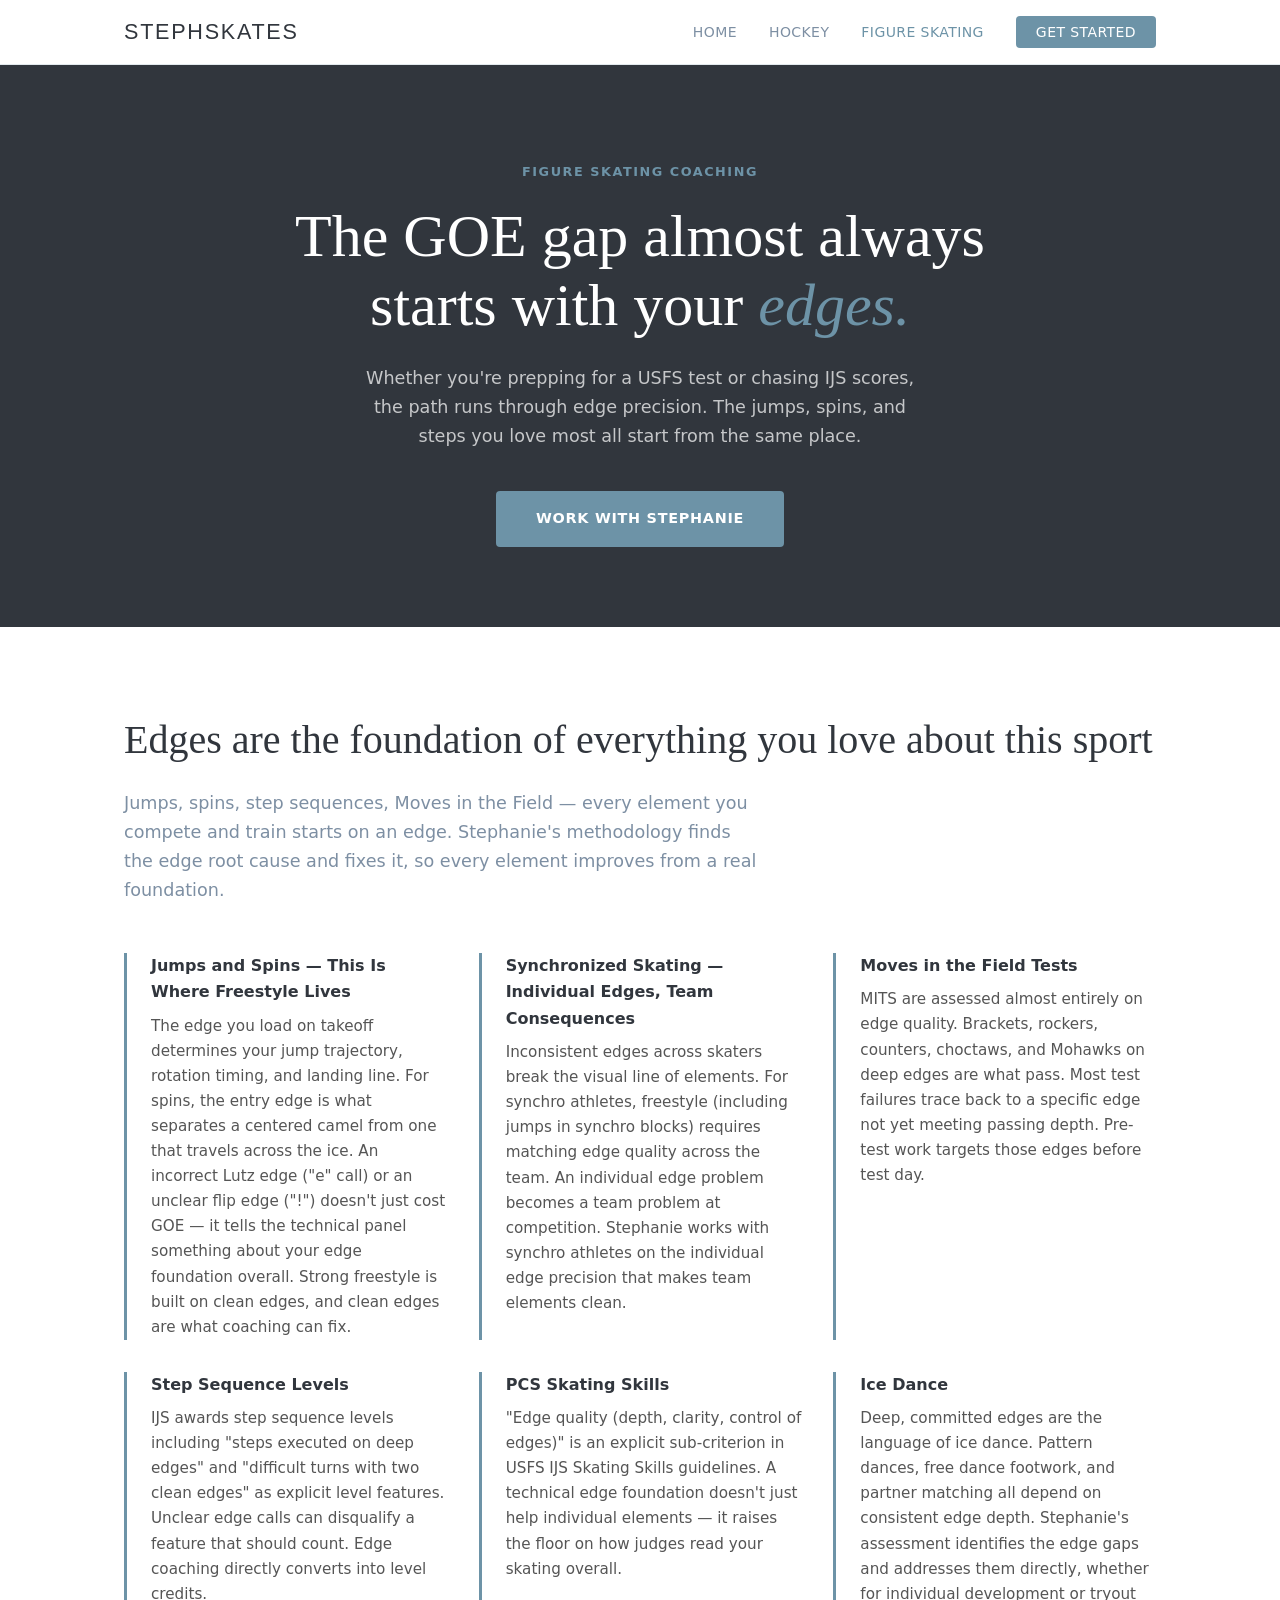
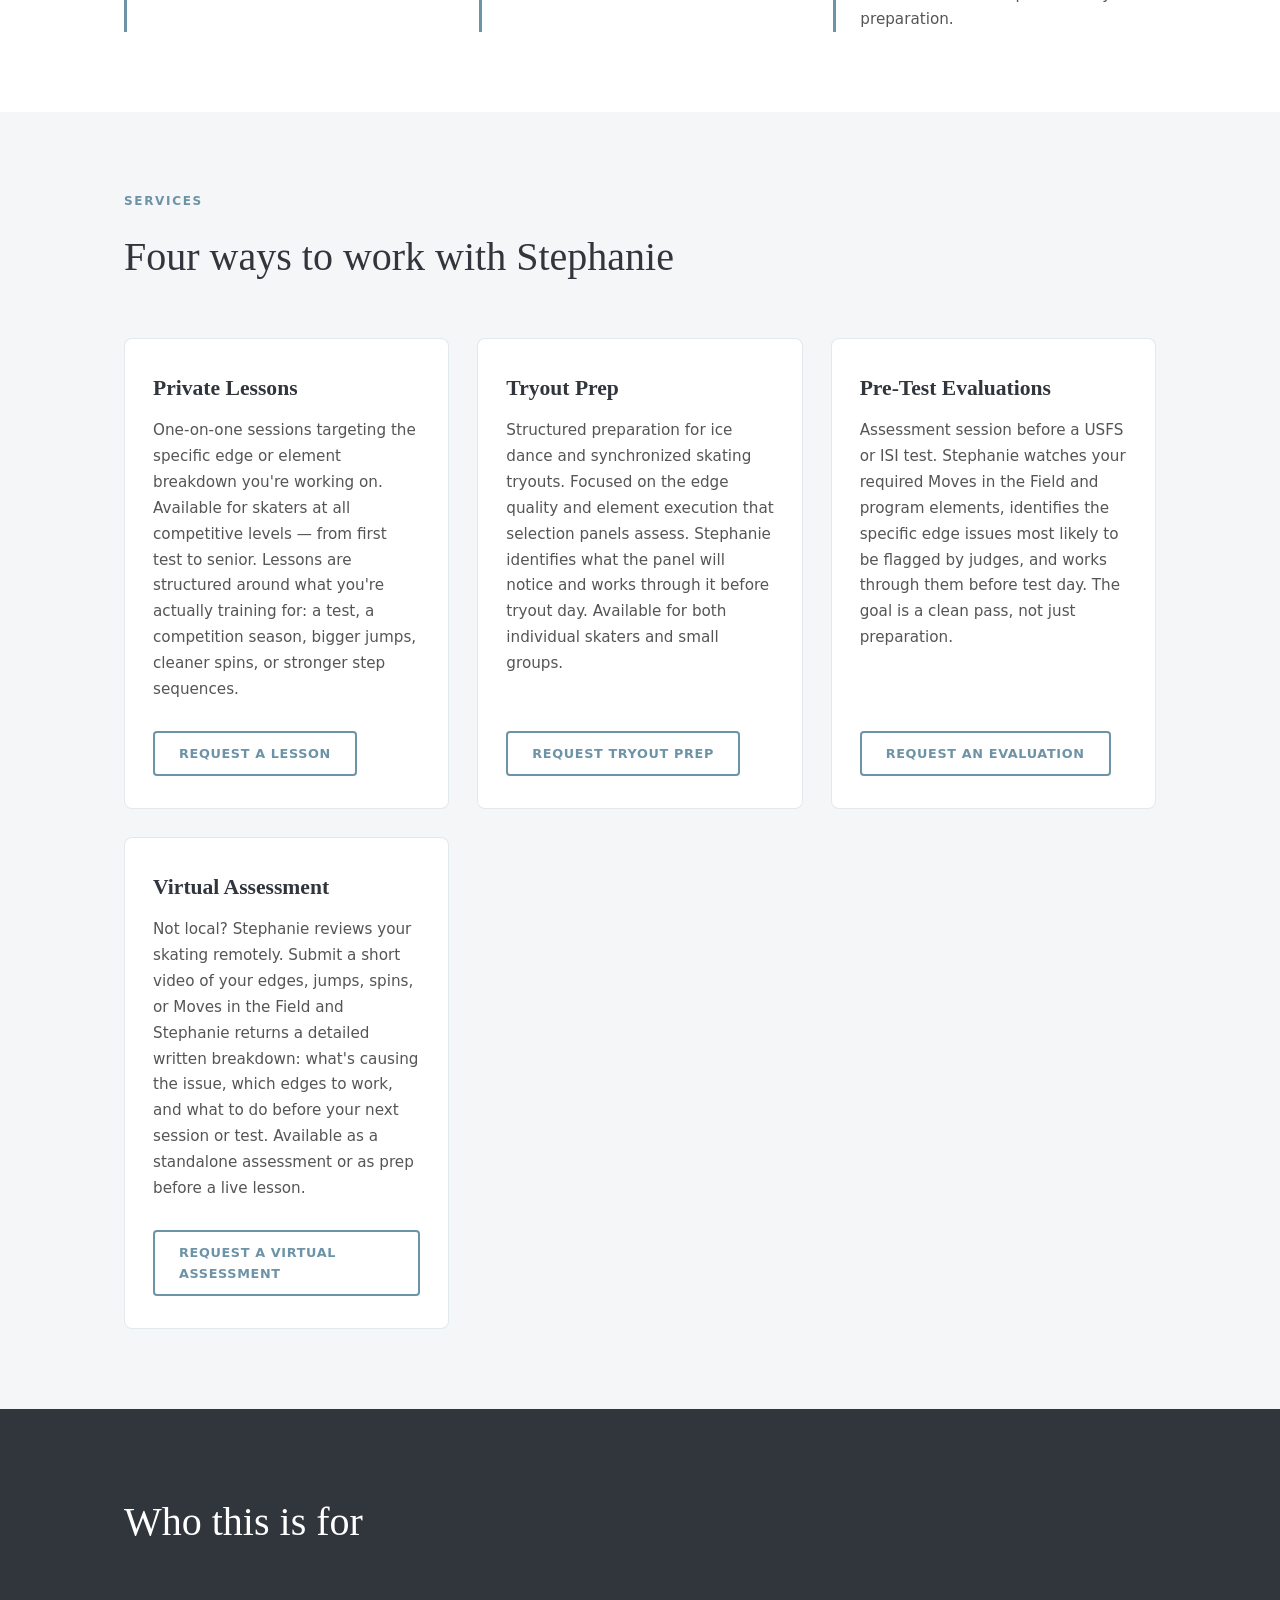
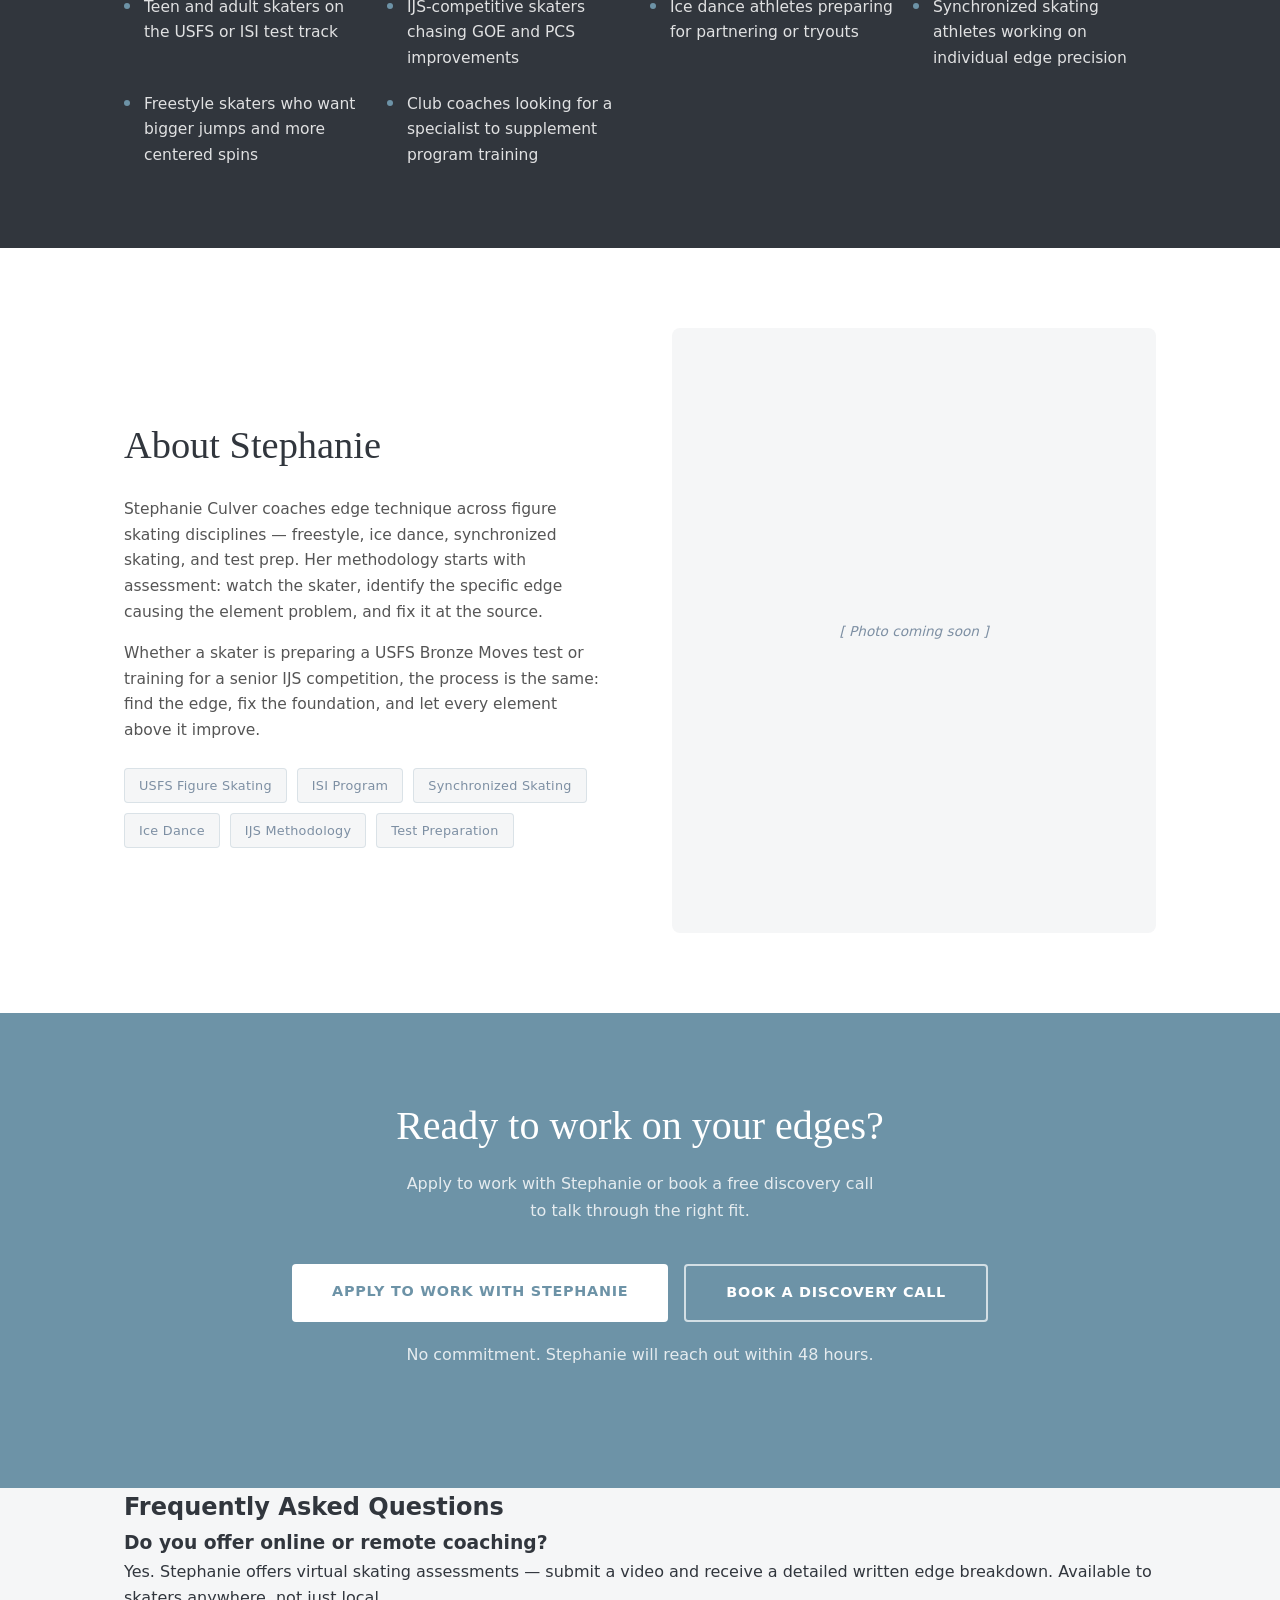
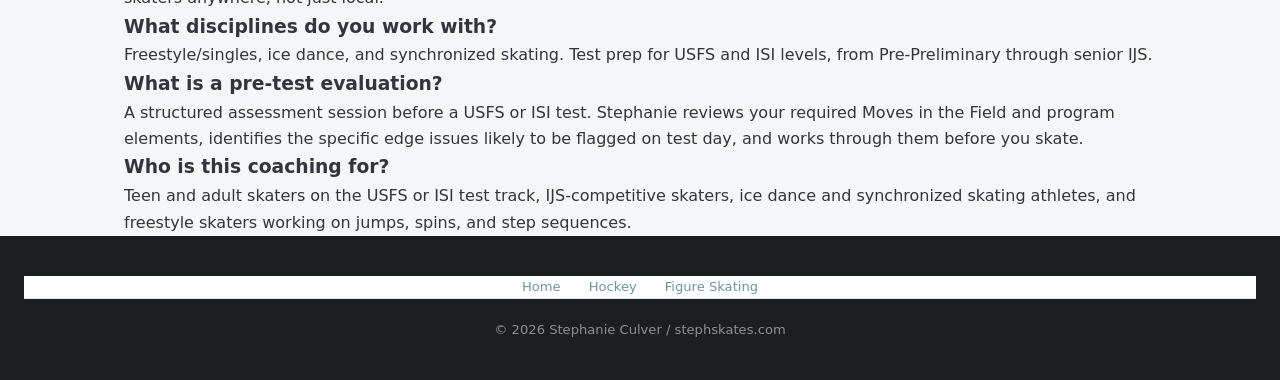
<file: figureskating/index.html>
<!DOCTYPE html>
<html lang="en">
<head>
  <meta charset="UTF-8">
  <meta name="viewport" content="width=device-width, initial-scale=1.0">
  <title>Figure Skating Coach | Private Lessons, Virtual Assessments & Test Prep | Stephanie Culver</title>
  <meta name="description" content="Figure skating coach for competitive and test-prep skaters. Private lessons, virtual skating assessments, tryout prep for ice dance and synchronized skating athletes, and pre-test evaluations. USFS and ISI, all levels.">
  <link rel="canonical" href="https://stephskates.com/figureskating">
  <meta property="og:title" content="Figure Skating Coaching | stephskates.com">
  <meta property="og:description" content="The GOE gap almost always starts with your edges. Whether you're chasing bigger jumps, cleaner spins, or a test pass — the foundation is always edges.">
  <meta property="og:type" content="website">
  <link rel="stylesheet" href="../css/sport-pages.css">
</head>
<body>

  <!-- NAV -->
  <nav>
    <div class="nav-inner">
      <a href="/" class="nav-wordmark">STEPHSKATES</a>
      <ul class="nav-links">
        <li><a href="/">Home</a></li>
        <li><a href="/hockey">Hockey</a></li>
        <li><a href="/figureskating" aria-current="page">Figure Skating</a></li>
        <li><a href="#contact" class="nav-cta">Get Started</a></li>
      </ul>
    </div>
  </nav>

  <!-- HERO -->
  <section class="hero">
    <div class="container">
      <p class="hero-eyebrow">Figure Skating Coaching</p>
      <h1>The GOE gap almost always<br>starts with your <em>edges.</em></h1>
      <p class="hero-sub">
        Whether you're prepping for a USFS test or chasing IJS scores, the path runs through edge precision.
        The jumps, spins, and steps you love most all start from the same place.
      </p>
      <a href="#contact" class="btn-primary">Work with Stephanie</a>
    </div>
  </section>

  <!-- WHY EDGES MATTER FOR FIGURE SKATING -->
  <section class="section-why">
    <div class="container">
      <h2>Edges are the foundation of everything you love about this sport</h2>
      <p class="lead">
        Jumps, spins, step sequences, Moves in the Field — every element you compete and train starts on an edge.
        Stephanie's methodology finds the edge root cause and fixes it, so every element improves from a real foundation.
      </p>
      <div class="why-grid">

        <div class="why-card">
          <h3>Jumps and Spins — This Is Where Freestyle Lives</h3>
          <p>
            The edge you load on takeoff determines your jump trajectory, rotation timing, and landing line.
            For spins, the entry edge is what separates a centered camel from one that travels across the ice.
            An incorrect Lutz edge ("e" call) or an unclear flip edge ("!") doesn't just cost GOE —
            it tells the technical panel something about your edge foundation overall.
            Strong freestyle is built on clean edges, and clean edges are what coaching can fix.
          </p>
        </div>

        <div class="why-card">
          <h3>Synchronized Skating — Individual Edges, Team Consequences</h3>
          <p>
            Inconsistent edges across skaters break the visual line of elements.
            For synchro athletes, freestyle (including jumps in synchro blocks) requires matching edge quality across the team.
            An individual edge problem becomes a team problem at competition.
            Stephanie works with synchro athletes on the individual edge precision that makes team elements clean.
          </p>
        </div>

        <div class="why-card">
          <h3>Moves in the Field Tests</h3>
          <p>
            MITS are assessed almost entirely on edge quality.
            Brackets, rockers, counters, choctaws, and Mohawks on deep edges are what pass.
            Most test failures trace back to a specific edge not yet meeting passing depth.
            Pre-test work targets those edges before test day.
          </p>
        </div>

        <div class="why-card">
          <h3>Step Sequence Levels</h3>
          <p>
            IJS awards step sequence levels including "steps executed on deep edges" and
            "difficult turns with two clean edges" as explicit level features.
            Unclear edge calls can disqualify a feature that should count.
            Edge coaching directly converts into level credits.
          </p>
        </div>

        <div class="why-card">
          <h3>PCS Skating Skills</h3>
          <p>
            "Edge quality (depth, clarity, control of edges)" is an explicit sub-criterion in USFS IJS
            Skating Skills guidelines. A technical edge foundation doesn't just help individual elements —
            it raises the floor on how judges read your skating overall.
          </p>
        </div>

        <div class="why-card">
          <h3>Ice Dance</h3>
          <p>
            Deep, committed edges are the language of ice dance.
            Pattern dances, free dance footwork, and partner matching all depend on consistent edge depth.
            Stephanie's assessment identifies the edge gaps and addresses them directly,
            whether for individual development or tryout preparation.
          </p>
        </div>

      </div>
    </div>
  </section>

  <!-- SERVICES -->
  <section class="section-services" id="programs">
    <div class="container">
      <p class="section-label">Services</p>
      <h2>Four ways to work with Stephanie</h2>
      <div class="services-grid">

        <div class="service-card">
          <div class="service-card-name">Private Lessons</div>
          <div class="service-card-desc">
            One-on-one sessions targeting the specific edge or element breakdown you're working on.
            Available for skaters at all competitive levels — from first test to senior.
            Lessons are structured around what you're actually training for: a test, a competition season,
            bigger jumps, cleaner spins, or stronger step sequences.
          </div>
          <a href="#contact" class="btn-ghost">Request a Lesson</a>
        </div>

        <div class="service-card">
          <div class="service-card-name">Tryout Prep</div>
          <div class="service-card-desc">
            Structured preparation for ice dance and synchronized skating tryouts.
            Focused on the edge quality and element execution that selection panels assess.
            Stephanie identifies what the panel will notice and works through it before tryout day.
            Available for both individual skaters and small groups.
          </div>
          <a href="#contact" class="btn-ghost">Request Tryout Prep</a>
        </div>

        <div class="service-card">
          <div class="service-card-name">Pre-Test Evaluations</div>
          <div class="service-card-desc">
            Assessment session before a USFS or ISI test.
            Stephanie watches your required Moves in the Field and program elements, identifies the specific
            edge issues most likely to be flagged by judges, and works through them before test day.
            The goal is a clean pass, not just preparation.
          </div>
          <a href="#contact" class="btn-ghost">Request an Evaluation</a>
        </div>

        <div class="service-card">
          <div class="service-card-name">Virtual Assessment</div>
          <div class="service-card-desc">
            Not local? Stephanie reviews your skating remotely. Submit a short video of your edges, jumps,
            spins, or Moves in the Field and Stephanie returns a detailed written breakdown: what's causing
            the issue, which edges to work, and what to do before your next session or test. Available as a
            standalone assessment or as prep before a live lesson.
          </div>
          <a href="#contact" class="btn-ghost">Request a Virtual Assessment</a>
        </div>

      </div>
    </div>
  </section>

  <!-- WHO IT'S FOR -->
  <section class="section-audience">
    <div class="container">
      <h2>Who this is for</h2>
      <ul class="audience-list">
        <li>Teen and adult skaters on the USFS or ISI test track</li>
        <li>IJS-competitive skaters chasing GOE and PCS improvements</li>
        <li>Ice dance athletes preparing for partnering or tryouts</li>
        <li>Synchronized skating athletes working on individual edge precision</li>
        <li>Freestyle skaters who want bigger jumps and more centered spins</li>
        <li>Club coaches looking for a specialist to supplement program training</li>
      </ul>
    </div>
  </section>

  <!-- CREDENTIALS -->
  <section class="section-credentials">
    <div class="container">
      <div class="credentials-inner">
        <div>
          <h2>About Stephanie</h2>
          <p>
            Stephanie Culver coaches edge technique across figure skating disciplines —
            freestyle, ice dance, synchronized skating, and test prep.
            Her methodology starts with assessment: watch the skater, identify the specific edge
            causing the element problem, and fix it at the source.
          </p>
          <p>
            Whether a skater is preparing a USFS Bronze Moves test or training for a senior IJS
            competition, the process is the same: find the edge, fix the foundation,
            and let every element above it improve.
          </p>
          <div class="cred-tags">
            <span class="cred-tag">USFS Figure Skating</span>
            <span class="cred-tag">ISI Program</span>
            <span class="cred-tag">Synchronized Skating</span>
            <span class="cred-tag">Ice Dance</span>
            <span class="cred-tag">IJS Methodology</span>
            <span class="cred-tag">Test Preparation</span>
          </div>
        </div>
        <div class="credentials-photo">
          [ Photo coming soon ]
        </div>
      </div>
    </div>
  </section>

  <!-- CTA -->
  <section class="section-cta" id="contact">
    <div class="container">
      <h2>Ready to work on your edges?</h2>
      <p>
        Apply to work with Stephanie or book a free discovery call to talk through the right fit.
      </p>
      <div class="cta-actions">
        <a href="/figureskating/apply.html" class="btn-primary">Apply to work with Stephanie</a>
        <a href="https://calendar.app.google/U8hBmkAjbMytC3xX8" class="btn-ghost" target="_blank" rel="noopener">Book a discovery call</a>
      </div>
      <p class="form-note">No commitment. Stephanie will reach out within 48 hours.</p>
    </div>
  </section>

  <!-- FAQ (AI/Search visibility) -->
  <section class="section-faq" id="faq">
    <div class="container">
      <h2>Frequently Asked Questions</h2>

      <div class="faq-item">
        <h3>Do you offer online or remote coaching?</h3>
        <p>Yes. Stephanie offers virtual skating assessments — submit a video and receive a detailed written edge breakdown. Available to skaters anywhere, not just local.</p>
      </div>

      <div class="faq-item">
        <h3>What disciplines do you work with?</h3>
        <p>Freestyle/singles, ice dance, and synchronized skating. Test prep for USFS and ISI levels, from Pre-Preliminary through senior IJS.</p>
      </div>

      <div class="faq-item">
        <h3>What is a pre-test evaluation?</h3>
        <p>A structured assessment session before a USFS or ISI test. Stephanie reviews your required Moves in the Field and program elements, identifies the specific edge issues likely to be flagged on test day, and works through them before you skate.</p>
      </div>

      <div class="faq-item">
        <h3>Who is this coaching for?</h3>
        <p>Teen and adult skaters on the USFS or ISI test track, IJS-competitive skaters, ice dance and synchronized skating athletes, and freestyle skaters working on jumps, spins, and step sequences.</p>
      </div>
    </div>
  </section>

  <!-- FOOTER -->
  <footer>
    <nav class="footer-nav">
      <a href="/">Home</a>
      <a href="/hockey">Hockey</a>
      <a href="/figureskating">Figure Skating</a>
    </nav>
    <p>&copy; 2026 Stephanie Culver / stephskates.com</p>
  </footer>

</body>
</html>
</file>
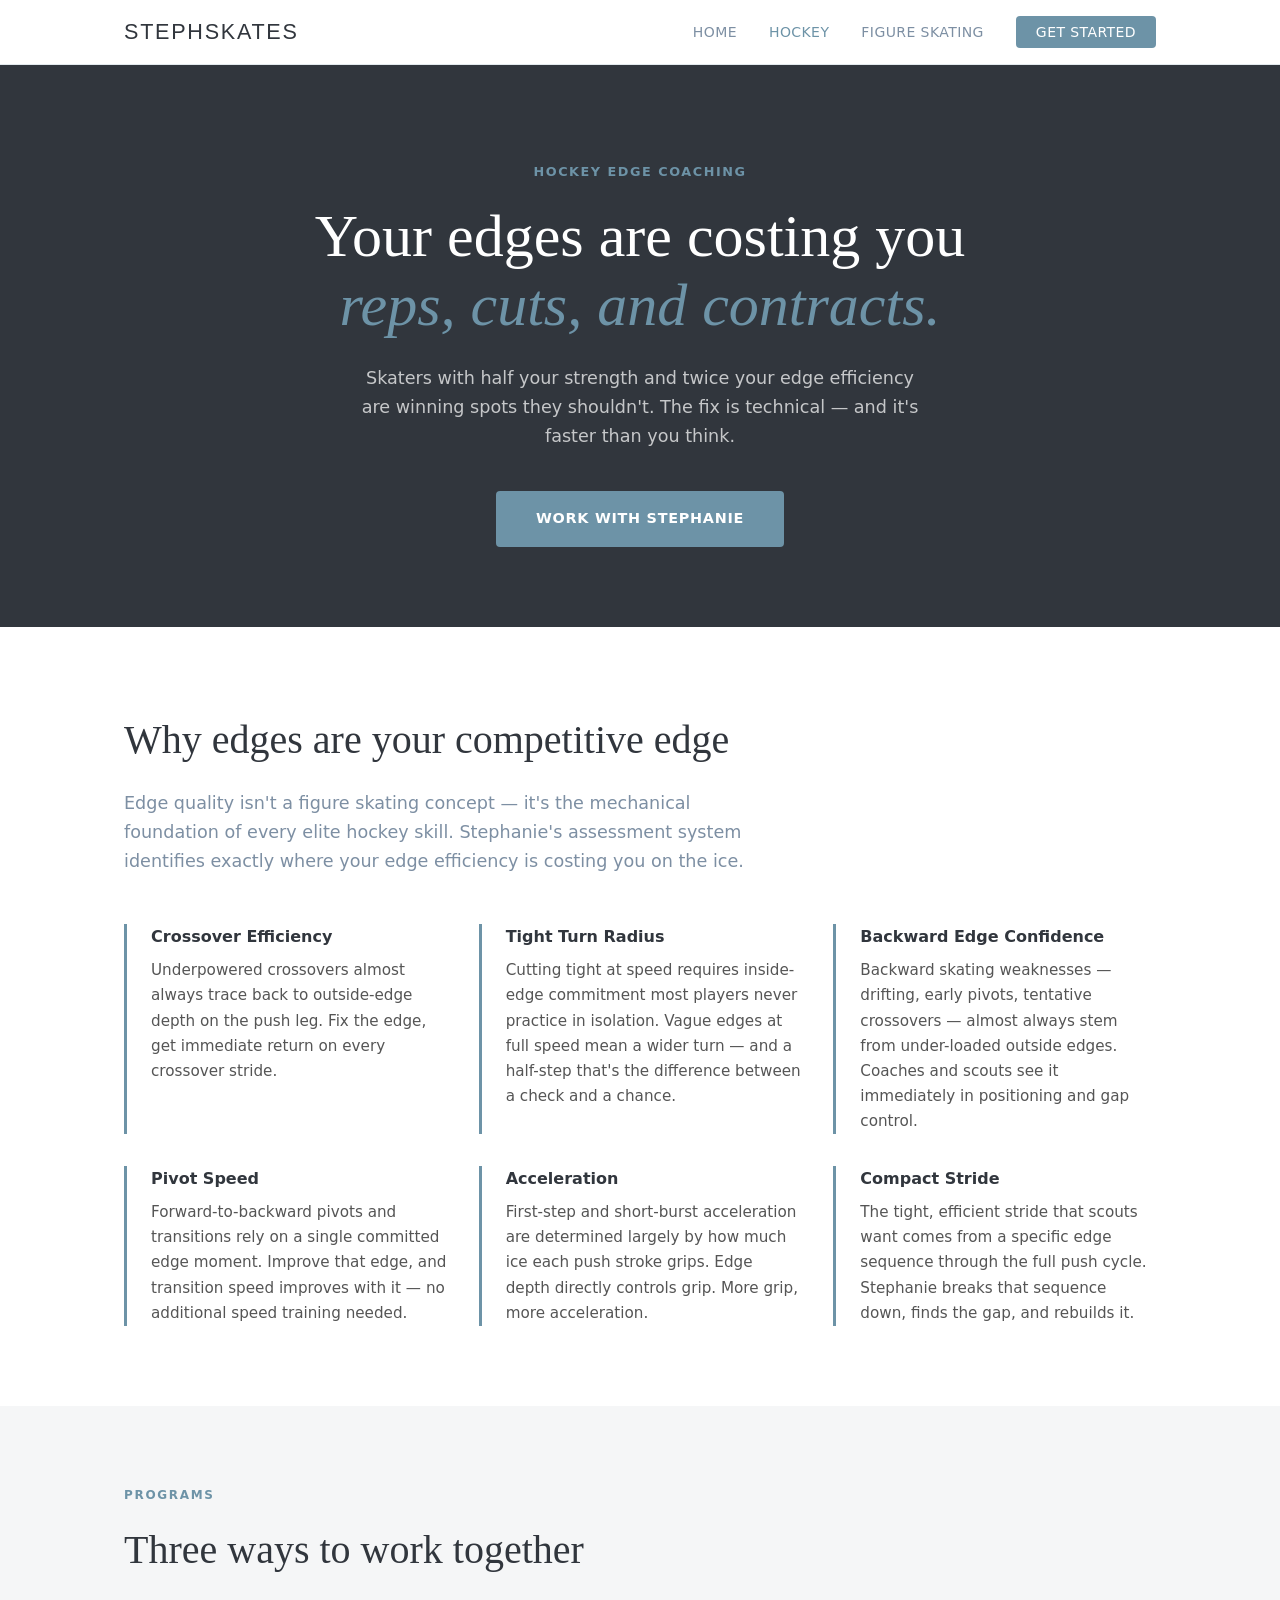
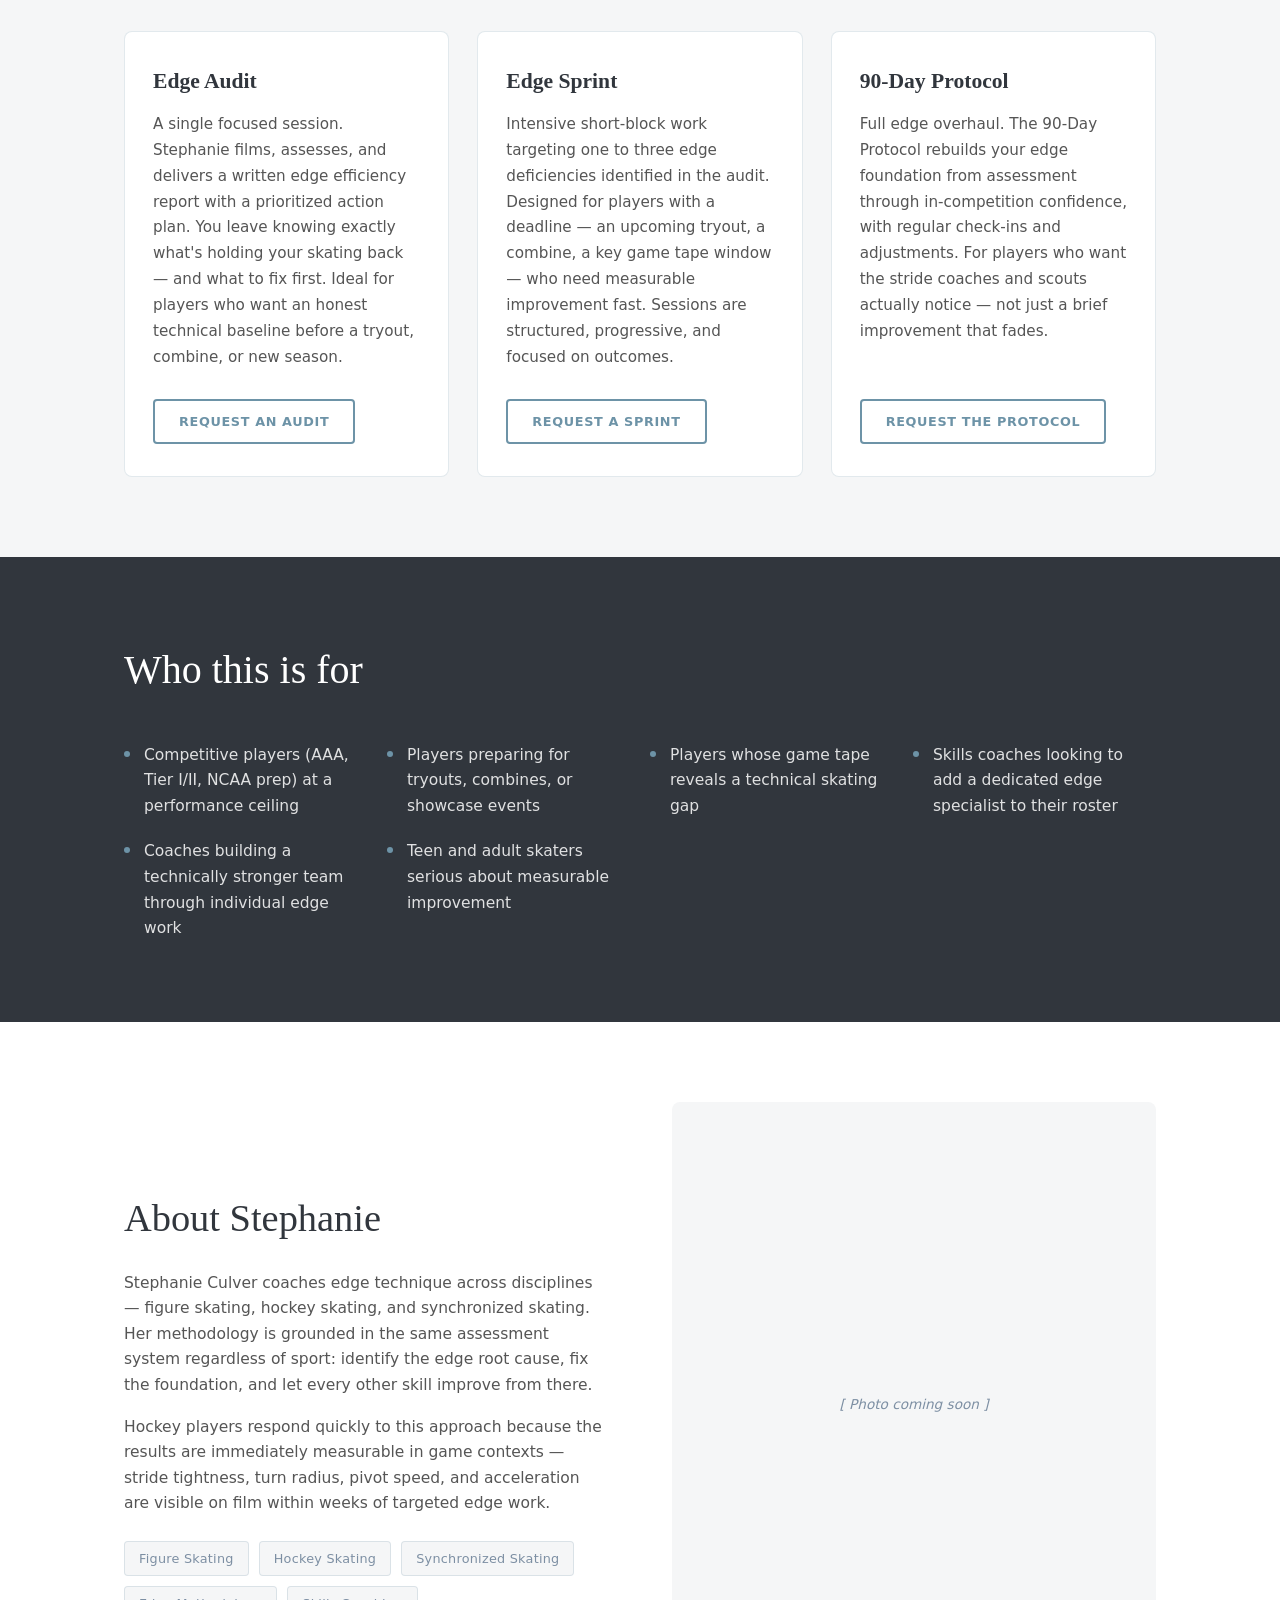
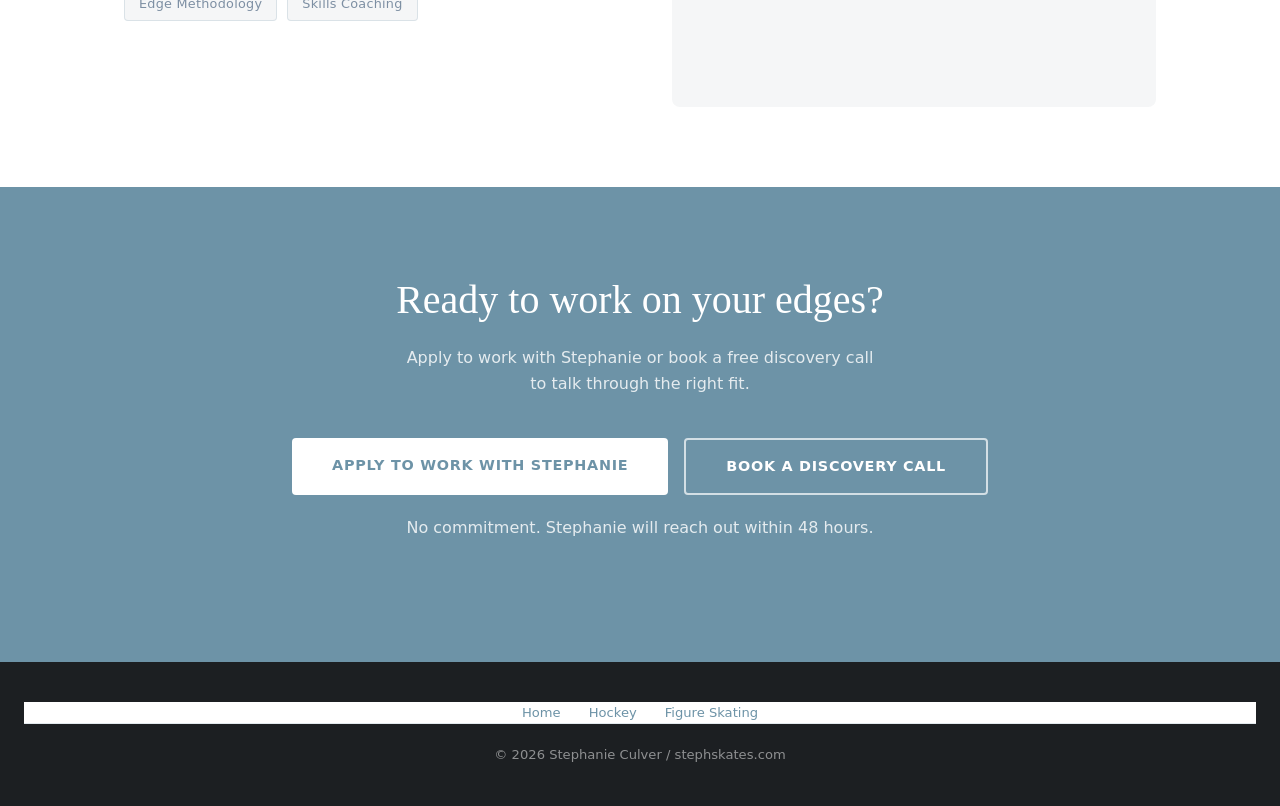
<file: hockey/index.html>
<!DOCTYPE html>
<html lang="en">
<head>
  <meta charset="UTF-8">
  <meta name="viewport" content="width=device-width, initial-scale=1.0">
  <title>Hockey Edge Coaching | Stephanie Culver — stephskates.com</title>
  <meta name="description" content="Elite edge coaching for competitive hockey players. Stephanie Culver's edge methodology translates directly into acceleration, stopping power, crossover efficiency, and the compact stride that coaches and scouts notice.">
  <meta property="og:title" content="Hockey Edge Coaching | stephskates.com">
  <meta property="og:description" content="The technical difference between a good hockey player and an elite one almost always starts with edges.">
  <meta property="og:type" content="website">
  <link rel="stylesheet" href="../css/sport-pages.css">
</head>
<body>

  <!-- NAV -->
  <nav>
    <div class="nav-inner">
      <a href="/" class="nav-wordmark">STEPHSKATES</a>
      <ul class="nav-links">
        <li><a href="/">Home</a></li>
        <li><a href="/hockey" aria-current="page">Hockey</a></li>
        <li><a href="/figureskating">Figure Skating</a></li>
        <li><a href="#contact" class="nav-cta">Get Started</a></li>
      </ul>
    </div>
  </nav>

  <!-- HERO -->
  <section class="hero">
    <div class="container">
      <p class="hero-eyebrow">Hockey Edge Coaching</p>
      <h1>Your edges are costing you<br><em>reps, cuts, and contracts.</em></h1>
      <p class="hero-sub">
        Skaters with half your strength and twice your edge efficiency are winning spots they shouldn't.
        The fix is technical — and it's faster than you think.
      </p>
      <a href="#contact" class="btn-primary">Work with Stephanie</a>
    </div>
  </section>

  <!-- WHY EDGES MATTER FOR HOCKEY -->
  <section class="section-why">
    <div class="container">
      <h2>Why edges are your competitive edge</h2>
      <p class="lead">
        Edge quality isn't a figure skating concept — it's the mechanical foundation of every elite hockey skill.
        Stephanie's assessment system identifies exactly where your edge efficiency is costing you on the ice.
      </p>
      <div class="why-grid">
        <div class="why-card">
          <h3>Crossover Efficiency</h3>
          <p>
            Underpowered crossovers almost always trace back to outside-edge depth on the push leg.
            Fix the edge, get immediate return on every crossover stride.
          </p>
        </div>
        <div class="why-card">
          <h3>Tight Turn Radius</h3>
          <p>
            Cutting tight at speed requires inside-edge commitment most players never practice in isolation.
            Vague edges at full speed mean a wider turn — and a half-step that's the difference between a check and a chance.
          </p>
        </div>
        <div class="why-card">
          <h3>Backward Edge Confidence</h3>
          <p>
            Backward skating weaknesses — drifting, early pivots, tentative crossovers — almost always stem from under-loaded outside edges.
            Coaches and scouts see it immediately in positioning and gap control.
          </p>
        </div>
        <div class="why-card">
          <h3>Pivot Speed</h3>
          <p>
            Forward-to-backward pivots and transitions rely on a single committed edge moment.
            Improve that edge, and transition speed improves with it — no additional speed training needed.
          </p>
        </div>
        <div class="why-card">
          <h3>Acceleration</h3>
          <p>
            First-step and short-burst acceleration are determined largely by how much ice each push stroke grips.
            Edge depth directly controls grip. More grip, more acceleration.
          </p>
        </div>
        <div class="why-card">
          <h3>Compact Stride</h3>
          <p>
            The tight, efficient stride that scouts want comes from a specific edge sequence through the full push cycle.
            Stephanie breaks that sequence down, finds the gap, and rebuilds it.
          </p>
        </div>
      </div>
    </div>
  </section>

  <!-- PROGRAMS -->
  <section class="section-services" id="programs">
    <div class="container">
      <p class="section-label">Programs</p>
      <h2>Three ways to work together</h2>
      <div class="services-grid">

        <div class="service-card">
          <div class="service-card-name">Edge Audit</div>
          <div class="service-card-desc">
            A single focused session. Stephanie films, assesses, and delivers a written edge efficiency report with a
            prioritized action plan. You leave knowing exactly what's holding your skating back — and what to fix first.
            Ideal for players who want an honest technical baseline before a tryout, combine, or new season.
          </div>
          <a href="#contact" class="btn-ghost">Request an Audit</a>
        </div>

        <div class="service-card">
          <div class="service-card-name">Edge Sprint</div>
          <div class="service-card-desc">
            Intensive short-block work targeting one to three edge deficiencies identified in the audit.
            Designed for players with a deadline — an upcoming tryout, a combine, a key game tape window —
            who need measurable improvement fast. Sessions are structured, progressive, and focused on outcomes.
          </div>
          <a href="#contact" class="btn-ghost">Request a Sprint</a>
        </div>

        <div class="service-card">
          <div class="service-card-name">90-Day Protocol</div>
          <div class="service-card-desc">
            Full edge overhaul. The 90-Day Protocol rebuilds your edge foundation from assessment through
            in-competition confidence, with regular check-ins and adjustments. For players who want the
            stride coaches and scouts actually notice — not just a brief improvement that fades.
          </div>
          <a href="#contact" class="btn-ghost">Request the Protocol</a>
        </div>

      </div>
    </div>
  </section>

  <!-- WHO IT'S FOR -->
  <section class="section-audience">
    <div class="container">
      <h2>Who this is for</h2>
      <ul class="audience-list">
        <li>Competitive players (AAA, Tier I/II, NCAA prep) at a performance ceiling</li>
        <li>Players preparing for tryouts, combines, or showcase events</li>
        <li>Players whose game tape reveals a technical skating gap</li>
        <li>Skills coaches looking to add a dedicated edge specialist to their roster</li>
        <li>Coaches building a technically stronger team through individual edge work</li>
        <li>Teen and adult skaters serious about measurable improvement</li>
      </ul>
    </div>
  </section>

  <!-- CREDENTIALS -->
  <section class="section-credentials">
    <div class="container">
      <div class="credentials-inner">
        <div>
          <h2>About Stephanie</h2>
          <p>
            Stephanie Culver coaches edge technique across disciplines — figure skating, hockey skating,
            and synchronized skating. Her methodology is grounded in the same assessment system regardless
            of sport: identify the edge root cause, fix the foundation, and let every other skill improve from there.
          </p>
          <p>
            Hockey players respond quickly to this approach because the results are immediately measurable in
            game contexts — stride tightness, turn radius, pivot speed, and acceleration are visible on film
            within weeks of targeted edge work.
          </p>
          <div class="cred-tags">
            <span class="cred-tag">Figure Skating</span>
            <span class="cred-tag">Hockey Skating</span>
            <span class="cred-tag">Synchronized Skating</span>
            <span class="cred-tag">Edge Methodology</span>
            <span class="cred-tag">Skills Coaching</span>
          </div>
        </div>
        <div class="credentials-photo">
          [ Photo coming soon ]
        </div>
      </div>
    </div>
  </section>

  <!-- CTA -->
  <section class="section-cta" id="contact">
    <div class="container">
      <h2>Ready to work on your edges?</h2>
      <p>
        Apply to work with Stephanie or book a free discovery call to talk through the right fit.
      </p>
      <div class="cta-actions">
        <a href="/apply.html" class="btn-primary">Apply to work with Stephanie</a>
        <a href="https://calendar.app.google/U8hBmkAjbMytC3xX8" class="btn-ghost" target="_blank" rel="noopener">Book a discovery call</a>
      </div>
      <p class="form-note">No commitment. Stephanie will reach out within 48 hours.</p>
    </div>
  </section>

  <!-- FOOTER -->
  <footer>
    <nav class="footer-nav">
      <a href="/">Home</a>
      <a href="/hockey">Hockey</a>
      <a href="/figureskating">Figure Skating</a>
    </nav>
    <p>&copy; 2026 Stephanie Culver / stephskates.com</p>
  </footer>

</body>
</html>
</file>
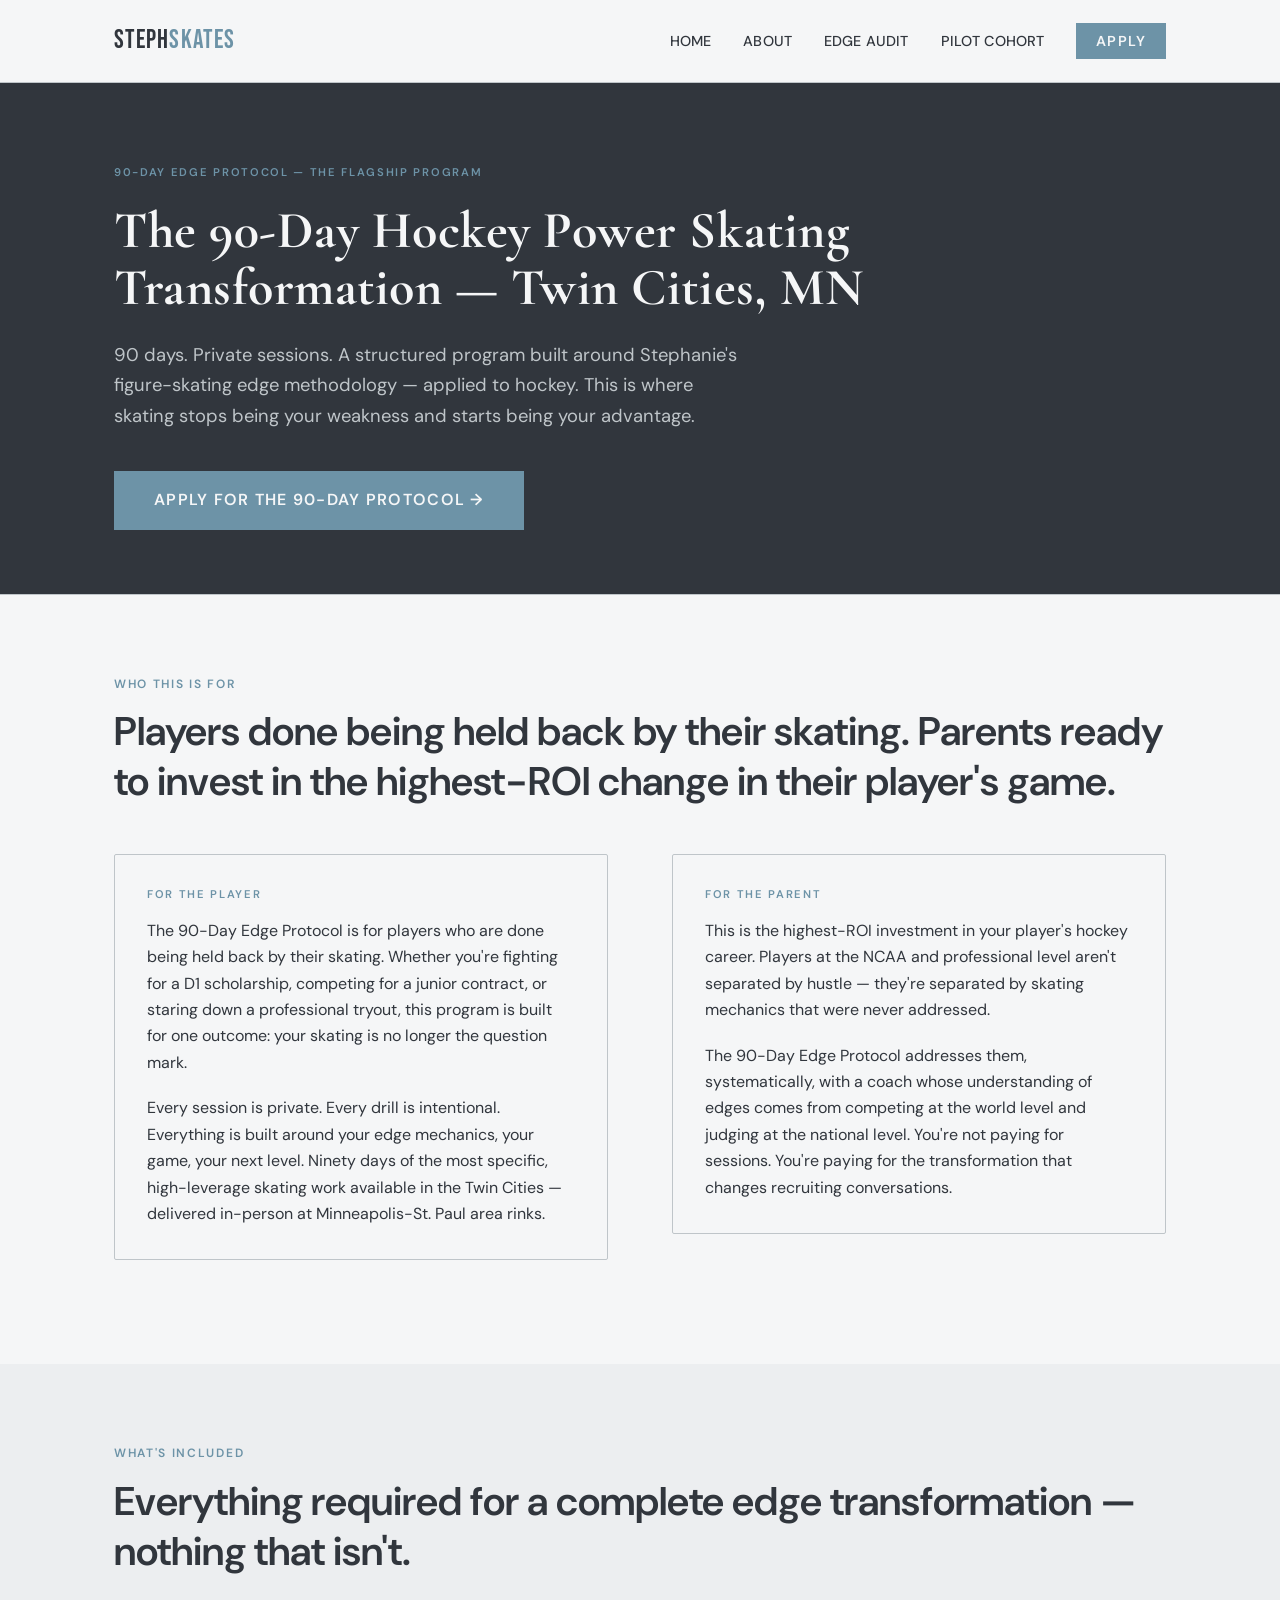
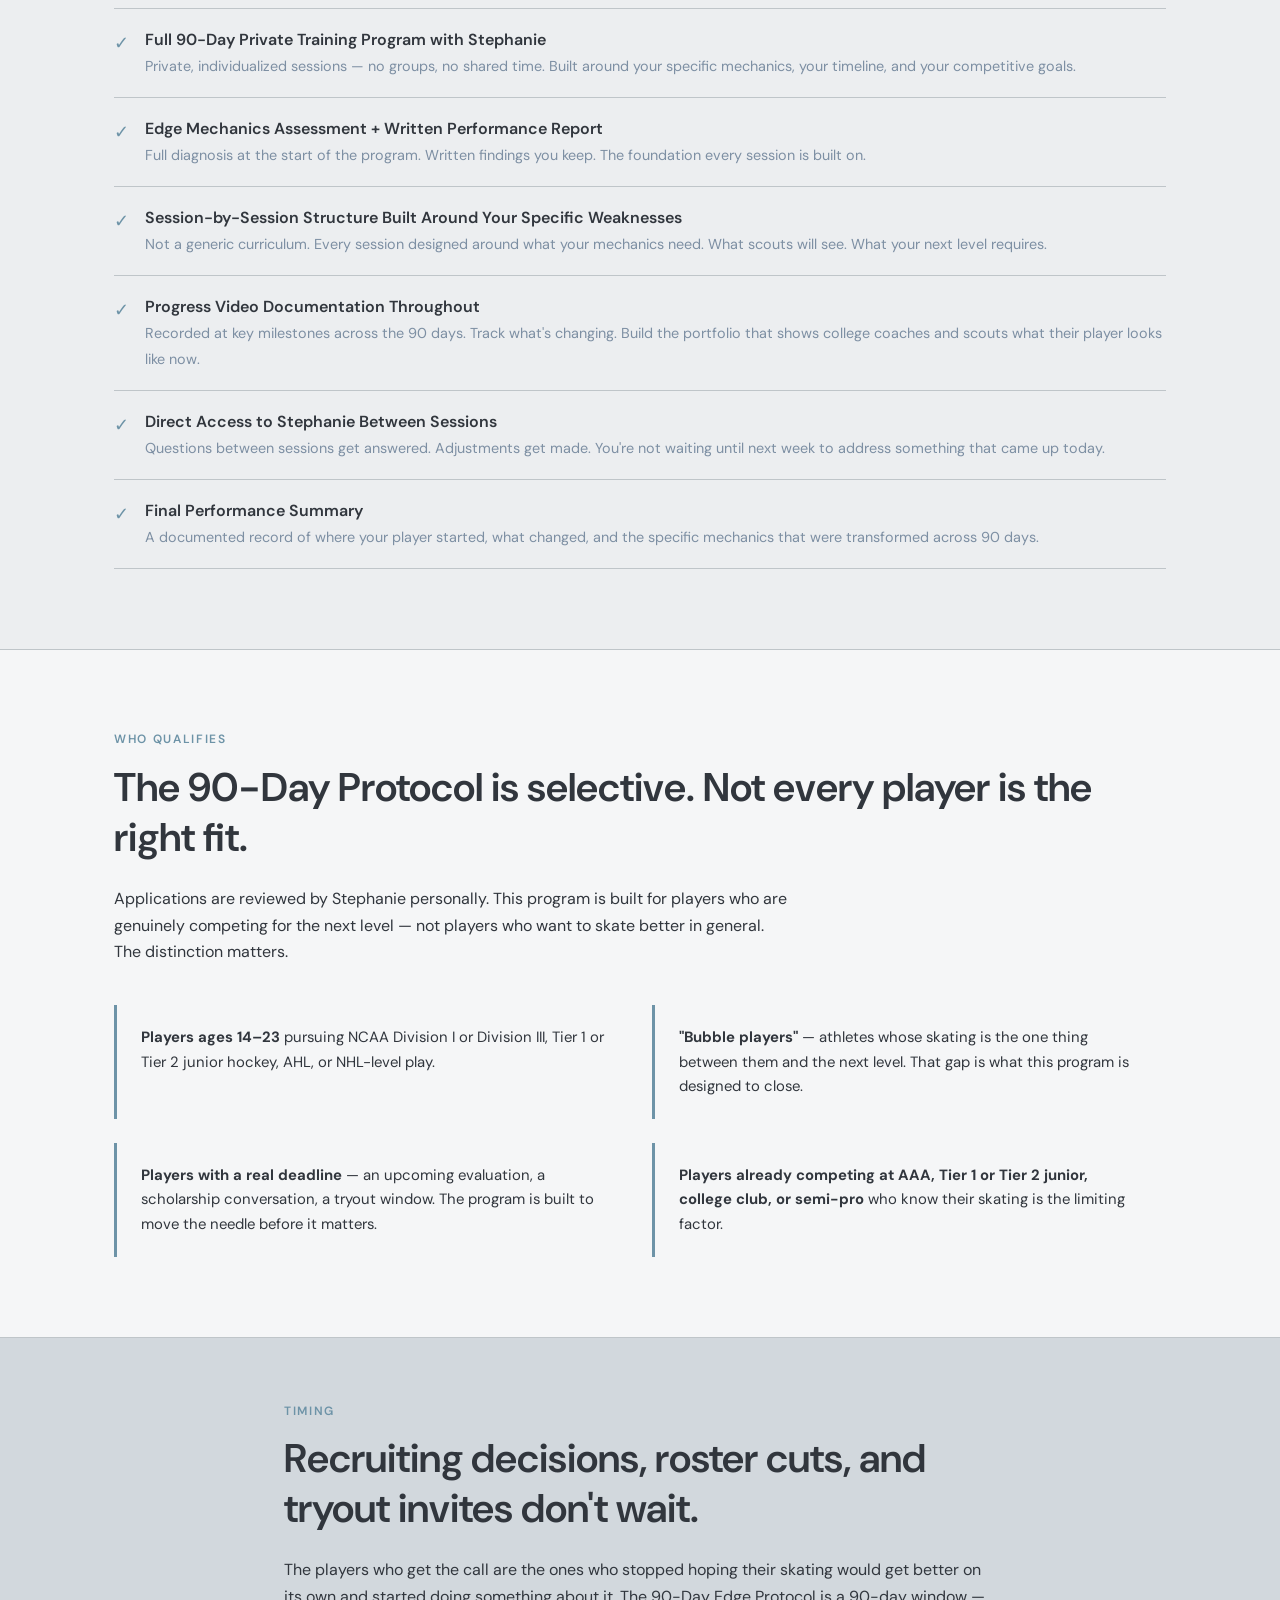
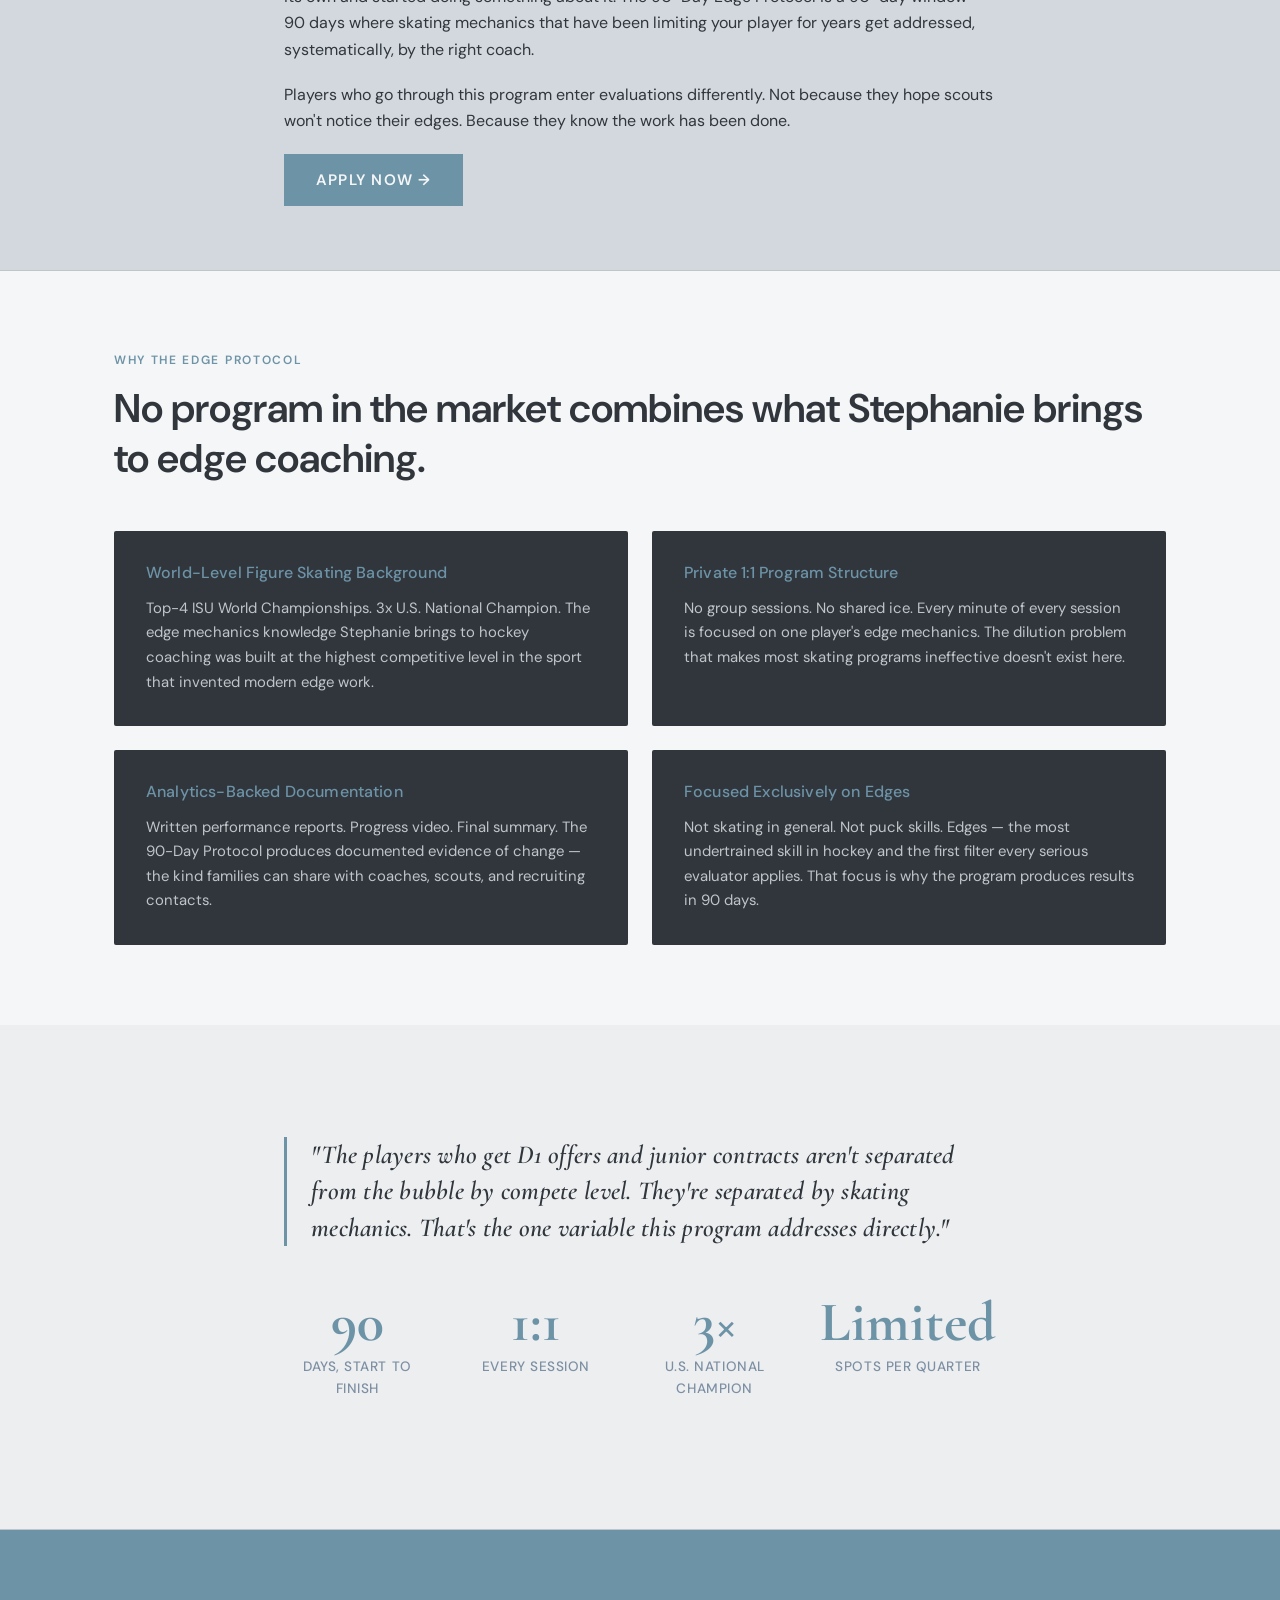
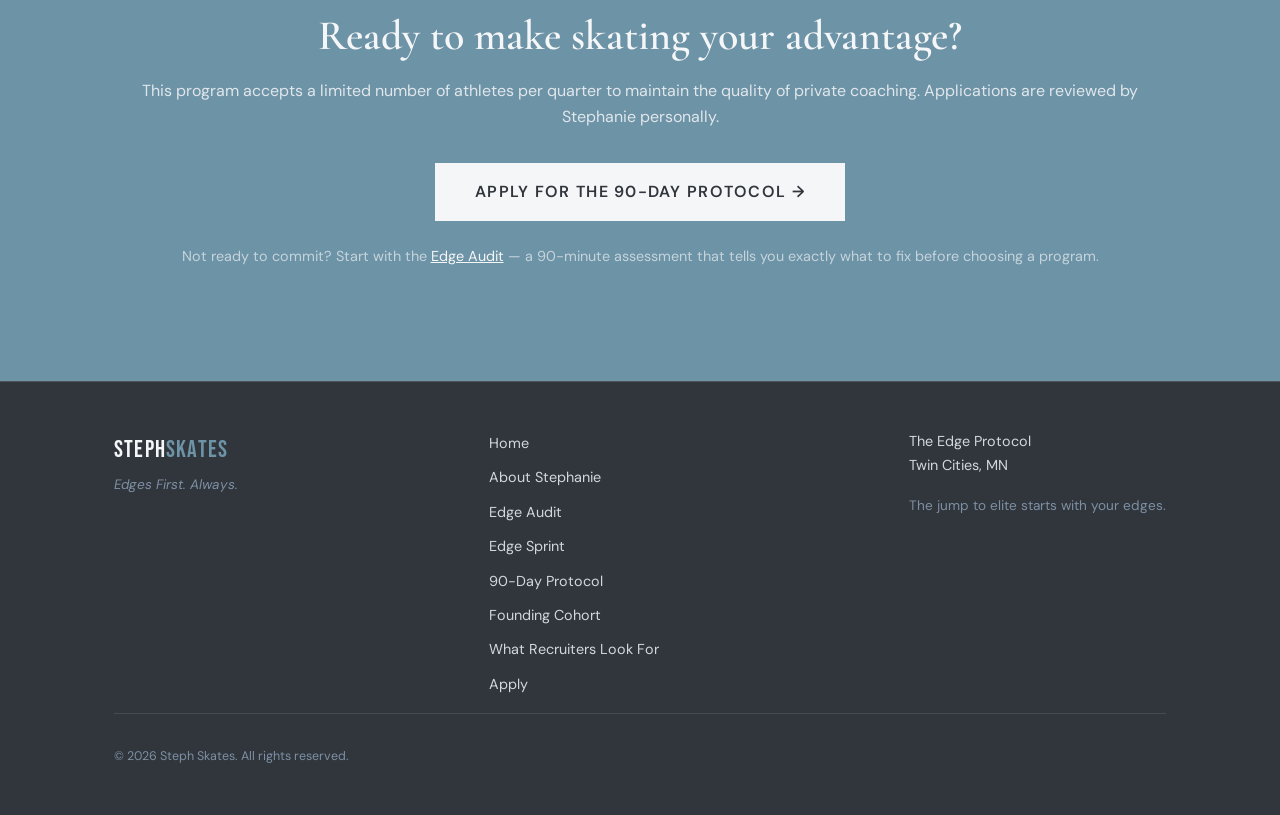
<file: 90-day-protocol.html>
<!DOCTYPE html>
<html lang="en">
<head>
  <meta charset="UTF-8" />
  <meta name="viewport" content="width=device-width, initial-scale=1.0" />
  <title>90-Day Protocol — Hockey Power Skating Coach Twin Cities, MN | Steph Skates</title>
  <meta name="description" content="The complete 90-day hockey power skating transformation in Twin Cities, MN. Private program with Stephanie Culver for players targeting NCAA, AHL, or NHL — built around your specific edge mechanics." />
  <link rel="stylesheet" href="css/style.css" />
  <style>
    .offer-hero {
      background: var(--graphite);
      padding: 5rem 0 4rem;
    }
    .offer-hero .badge {
      font-family: var(--body-font);
      font-size: 0.7rem;
      font-weight: 600;
      letter-spacing: 0.15em;
      text-transform: uppercase;
      color: var(--lagoon);
      margin-bottom: 1.25rem;
    }
    .offer-hero h1 {
      color: var(--pearl);
      font-size: clamp(30px, 5vw, 52px);
      max-width: 820px;
      margin-bottom: 1.5rem;
    }
    .offer-hero .subhead {
      color: var(--platinum);
      font-size: clamp(1rem, 1.5vw, 1.15rem);
      max-width: 640px;
      line-height: 1.65;
      margin-bottom: 2.5rem;
    }
    .offer-hero .subhead:last-child { margin-bottom: 0; }
    .included-list {
      list-style: none;
      margin: 2rem 0 0;
    }
    .included-list li {
      padding: 1.1rem 0;
      border-bottom: 1px solid var(--platinum);
      display: flex;
      align-items: flex-start;
      gap: 1rem;
    }
    .included-list li:first-child { border-top: 1px solid var(--platinum); }
    .included-list .check {
      color: var(--lagoon);
      font-size: 1.1rem;
      margin-top: 2px;
      flex-shrink: 0;
    }
    .included-list strong { display: block; font-weight: 600; color: var(--graphite); }
    .included-list span { font-size: 0.9rem; color: var(--slate); }
    .audience-block {
      background: var(--pearl);
      border: 1px solid var(--platinum);
      border-radius: 2px;
      padding: 2rem;
      margin-bottom: 1.5rem;
    }
    .audience-block h3 {
      font-size: 0.7rem;
      font-weight: 600;
      letter-spacing: 0.15em;
      text-transform: uppercase;
      color: var(--lagoon);
      margin-bottom: 1rem;
    }
    .differentiator-grid {
      display: grid;
      grid-template-columns: 1fr 1fr;
      gap: 1.5rem;
      margin-top: 3rem;
    }
    .diff-card {
      background: var(--graphite);
      padding: 2rem;
      border-radius: 2px;
    }
    .diff-card h3 {
      color: var(--lagoon);
      font-size: 1rem;
      margin-bottom: 0.75rem;
    }
    .diff-card p { color: var(--platinum); margin-bottom: 0; font-size: 0.93rem; }
    .cta-section {
      background: var(--lagoon);
      padding: 5rem 0;
      text-align: center;
    }
    .cta-section h2 {
      color: var(--pearl);
      font-family: var(--display-font);
      font-size: clamp(26px, 4vw, 42px);
      margin-bottom: 1rem;
    }
    .cta-section p { color: rgba(245,246,247,0.85); margin-bottom: 2rem; }
    .btn--pearl {
      background: var(--pearl);
      color: var(--graphite);
      border-color: var(--pearl);
    }
    .btn--pearl:hover { background: transparent; color: var(--pearl); opacity: 1; }
    .urgency-section {
      background: var(--mist);
      padding: 4rem 0;
    }
    .who-grid {
      display: grid;
      grid-template-columns: 1fr 1fr;
      gap: 1.5rem;
      margin-top: 2.5rem;
    }
    .who-card {
      border-left: 3px solid var(--lagoon);
      padding: 1.25rem 1.5rem;
      background: var(--pearl);
    }
    .who-card p { margin-bottom: 0; font-size: 0.93rem; }
    @media (max-width: 700px) {
      .differentiator-grid,
      .who-grid { grid-template-columns: 1fr; }
    }
  </style>

  <!-- Service schema -->
  <script type="application/ld+json">
  {
    "@context": "https://schema.org",
    "@type": "Service",
    "name": "90-Day Edge Protocol",
    "description": "Full skating transformation program",
    "provider": {
      "@type": "Organization",
      "name": "Steph Skates",
      "url": "https://www.stephskates.com"
    },
    "areaServed": {
      "@type": "AdministrativeArea",
      "name": "Minneapolis / Minnesota"
    },
    "url": "https://www.stephskates.com/90-day-protocol.html"
  }
  </script>

  <!-- FAQPage schema -->
  <script type="application/ld+json">
  {
    "@context": "https://schema.org",
    "@type": "FAQPage",
    "mainEntity": [
      {
        "@type": "Question",
        "name": "What is the 90-Day Edge Protocol?",
        "acceptedAnswer": {
          "@type": "Answer",
          "text": "The 90-Day Edge Protocol is a complete, individualized hockey power skating transformation program. It includes a full edge mechanics assessment, private 1-on-1 on-ice sessions, position-specific training, video documentation, and regular progress reports — built around each player's specific mechanical deficiencies. It is the flagship program at Steph Skates for players targeting NCAA, AHL, or NHL pathways."
        }
      },
      {
        "@type": "Question",
        "name": "Who is the 90-Day Edge Protocol designed for?",
        "acceptedAnswer": {
          "@type": "Answer",
          "text": "The 90-Day Edge Protocol is for serious hockey players — typically ages 14–21 — at the AAA, Tier 1 Junior, or college level where skating is the deciding factor for moving to the next level. It is built for players who have received skating feedback from scouts or coaches and need a structured, individualized program to close the gap."
        }
      },
      {
        "@type": "Question",
        "name": "How does the 90-Day Edge Protocol work?",
        "acceptedAnswer": {
          "@type": "Answer",
          "text": "The program begins with a full edge mechanics assessment where every deficiency is mapped before session one. That assessment builds an individualized roadmap. Private 1-on-1 on-ice sessions follow — scheduled around existing team commitments at Twin Cities-area rinks. Every session is video-documented. Progress benchmarks are measured and reported at each phase."
        }
      },
      {
        "@type": "Question",
        "name": "What makes the 90-Day Edge Protocol different from other hockey skating programs?",
        "acceptedAnswer": {
          "@type": "Answer",
          "text": "The 90-Day Edge Protocol is built entirely around figure skating methodology — the same edge mechanics foundation that NHL-level skating coaches use. Every program is individualized from a diagnostic assessment, not a standard drill package. All sessions are 1-on-1 with Stephanie Culver, a three-time U.S. National Champion and active USFS Competition Judge. No group sessions. No diluted coaching attention."
        }
      },
      {
        "@type": "Question",
        "name": "Can skating mechanics realistically improve in 90 days?",
        "acceptedAnswer": {
          "@type": "Answer",
          "text": "Yes — and the improvement is measurable on video. Players in the program see specific mechanical changes in crossover efficiency, zone-entry speed, and edge-to-edge transition within the first phase. By 90 days, the improvements are consistently visible to scouts and evaluators at showcases and tryouts."
        }
      }
    ]
  }
  </script>
</head>
<body>

<!-- ── Navigation ── -->
<nav class="site-nav">
  <div class="nav-inner">
    <a href="index.html" class="nav-wordmark">Steph<span>Skates</span></a>
    <ul class="nav-links">
      <li><a href="index.html">Home</a></li>
      <li><a href="about.html">About</a></li>
      <li><a href="edge-audit.html">Edge Audit</a></li>
      <li><a href="pilot.html">Pilot Cohort</a></li>
      <li><a href="apply.html" class="nav-cta">Apply</a></li>
    </ul>
  </div>
</nav>

<!-- ── Hero ── -->
<section class="offer-hero">
  <div class="container">
    <p class="badge">90-Day Edge Protocol &mdash; The Flagship Program</p>
    <h1>The 90-Day Hockey Power Skating Transformation — Twin Cities, MN</h1>
    <p class="subhead">90 days. Private sessions. A structured program built around Stephanie's figure-skating edge methodology &mdash; applied to hockey. This is where skating stops being your weakness and starts being your advantage.</p>
    <a href="apply.html" class="btn btn--primary btn--large">Apply for the 90-Day Protocol &rarr;</a>
  </div>
</section>

<!-- ── For Player + For Parent ── -->
<section>
  <div class="container">
    <p class="section__label">Who This Is For</p>
    <h2 class="section__headline">Players done being held back by their skating. Parents ready to invest in the highest-ROI change in their player's game.</h2>

    <div class="two-col" style="margin-top: 3rem;">
      <div class="audience-block">
        <h3>For the Player</h3>
        <p>The 90-Day Edge Protocol is for players who are done being held back by their skating. Whether you're fighting for a D1 scholarship, competing for a junior contract, or staring down a professional tryout, this program is built for one outcome: your skating is no longer the question mark.</p>
        <p>Every session is private. Every drill is intentional. Everything is built around your edge mechanics, your game, your next level. Ninety days of the most specific, high-leverage skating work available in the Twin Cities — delivered in-person at Minneapolis-St. Paul area rinks.</p>
      </div>
      <div class="audience-block">
        <h3>For the Parent</h3>
        <p>This is the highest-ROI investment in your player's hockey career. Players at the NCAA and professional level aren't separated by hustle &mdash; they're separated by skating mechanics that were never addressed.</p>
        <p>The 90-Day Edge Protocol addresses them, systematically, with a coach whose understanding of edges comes from competing at the world level and judging at the national level. You're not paying for sessions. You're paying for the transformation that changes recruiting conversations.</p>
      </div>
    </div>
  </div>
</section>

<!-- ── What's Included ── -->
<section class="section--alt">
  <div class="container">
    <p class="section__label">What's Included</p>
    <h2 class="section__headline">Everything required for a complete edge transformation &mdash; nothing that isn't.</h2>

    <ul class="included-list">
      <li>
        <span class="check">&#10003;</span>
        <div>
          <strong>Full 90-Day Private Training Program with Stephanie</strong>
          <span>Private, individualized sessions &mdash; no groups, no shared time. Built around your specific mechanics, your timeline, and your competitive goals.</span>
        </div>
      </li>
      <li>
        <span class="check">&#10003;</span>
        <div>
          <strong>Edge Mechanics Assessment + Written Performance Report</strong>
          <span>Full diagnosis at the start of the program. Written findings you keep. The foundation every session is built on.</span>
        </div>
      </li>
      <li>
        <span class="check">&#10003;</span>
        <div>
          <strong>Session-by-Session Structure Built Around Your Specific Weaknesses</strong>
          <span>Not a generic curriculum. Every session designed around what your mechanics need. What scouts will see. What your next level requires.</span>
        </div>
      </li>
      <li>
        <span class="check">&#10003;</span>
        <div>
          <strong>Progress Video Documentation Throughout</strong>
          <span>Recorded at key milestones across the 90 days. Track what's changing. Build the portfolio that shows college coaches and scouts what their player looks like now.</span>
        </div>
      </li>
      <li>
        <span class="check">&#10003;</span>
        <div>
          <strong>Direct Access to Stephanie Between Sessions</strong>
          <span>Questions between sessions get answered. Adjustments get made. You're not waiting until next week to address something that came up today.</span>
        </div>
      </li>
      <li>
        <span class="check">&#10003;</span>
        <div>
          <strong>Final Performance Summary</strong>
          <span>A documented record of where your player started, what changed, and the specific mechanics that were transformed across 90 days.</span>
        </div>
      </li>
    </ul>
  </div>
</section>

<!-- ── Who This Is For ── -->
<section>
  <div class="container">
    <p class="section__label">Who Qualifies</p>
    <h2 class="section__headline">The 90-Day Protocol is selective. Not every player is the right fit.</h2>
    <p style="max-width: 680px;">Applications are reviewed by Stephanie personally. This program is built for players who are genuinely competing for the next level &mdash; not players who want to skate better in general. The distinction matters.</p>

    <div class="who-grid">
      <div class="who-card">
        <p><strong>Players ages 14&ndash;23</strong> pursuing NCAA Division I or Division III, Tier&nbsp;1 or Tier&nbsp;2 junior hockey, AHL, or NHL-level play.</p>
      </div>
      <div class="who-card">
        <p><strong>"Bubble players"</strong> &mdash; athletes whose skating is the one thing between them and the next level. That gap is what this program is designed to close.</p>
      </div>
      <div class="who-card">
        <p><strong>Players with a real deadline</strong> &mdash; an upcoming evaluation, a scholarship conversation, a tryout window. The program is built to move the needle before it matters.</p>
      </div>
      <div class="who-card">
        <p><strong>Players already competing at AAA, Tier&nbsp;1 or Tier&nbsp;2 junior, college club, or semi-pro</strong> who know their skating is the limiting factor.</p>
      </div>
    </div>
  </div>
</section>

<!-- ── Why Now ── -->
<section class="urgency-section">
  <div class="container container--narrow">
    <p class="section__label">Timing</p>
    <h2 class="section__headline">Recruiting decisions, roster cuts, and tryout invites don't&nbsp;wait.</h2>
    <p>The players who get the call are the ones who stopped hoping their skating would get better on its own and started doing something about it. The 90-Day Edge Protocol is a 90-day window &mdash; 90 days where skating mechanics that have been limiting your player for years get addressed, systematically, by the right coach.</p>
    <p>Players who go through this program enter evaluations differently. Not because they hope scouts won't notice their edges. Because they know the work has been done.</p>
    <a href="apply.html" class="btn btn--primary">Apply Now &rarr;</a>
  </div>
</section>

<!-- ── Competitive Differentiators ── -->
<section>
  <div class="container">
    <p class="section__label">Why The Edge Protocol</p>
    <h2 class="section__headline">No program in the market combines what Stephanie brings to edge coaching.</h2>

    <div class="differentiator-grid">
      <div class="diff-card">
        <h3>World-Level Figure Skating Background</h3>
        <p>Top-4 ISU World Championships. 3x U.S. National Champion. The edge mechanics knowledge Stephanie brings to hockey coaching was built at the highest competitive level in the sport that invented modern edge work.</p>
      </div>
      <div class="diff-card">
        <h3>Private 1:1 Program Structure</h3>
        <p>No group sessions. No shared ice. Every minute of every session is focused on one player's edge mechanics. The dilution problem that makes most skating programs ineffective doesn't exist here.</p>
      </div>
      <div class="diff-card">
        <h3>Analytics-Backed Documentation</h3>
        <p>Written performance reports. Progress video. Final summary. The 90-Day Protocol produces documented evidence of change &mdash; the kind families can share with coaches, scouts, and recruiting contacts.</p>
      </div>
      <div class="diff-card">
        <h3>Focused Exclusively on Edges</h3>
        <p>Not skating in general. Not puck skills. Edges &mdash; the most undertrained skill in hockey and the first filter every serious evaluator applies. That focus is why the program produces results in 90 days.</p>
      </div>
    </div>
  </div>
</section>

<!-- ── Social Proof Hook ── -->
<section class="section--alt">
  <div class="container container--narrow" style="text-align: center;">
    <blockquote style="text-align: left;">"The players who get D1 offers and junior contracts aren't separated from the bubble by compete level. They're separated by skating mechanics. That's the one variable this program addresses directly."</blockquote>
    <div class="stat-row" style="grid-template-columns: repeat(4,1fr); margin-top: 3rem;">
      <div class="stat">
        <div class="stat__number">90</div>
        <div class="stat__label">Days, Start to Finish</div>
      </div>
      <div class="stat">
        <div class="stat__number">1:1</div>
        <div class="stat__label">Every Session</div>
      </div>
      <div class="stat">
        <div class="stat__number">3&times;</div>
        <div class="stat__label">U.S. National Champion</div>
      </div>
      <div class="stat">
        <div class="stat__number">Limited</div>
        <div class="stat__label">Spots Per Quarter</div>
      </div>
    </div>
  </div>
</section>

<!-- ── CTA ── -->
<section class="cta-section">
  <div class="container">
    <h2>Ready to make skating your&nbsp;advantage?</h2>
    <p>This program accepts a limited number of athletes per quarter to maintain the quality of private coaching. Applications are reviewed by Stephanie personally.</p>
    <a href="apply.html" class="btn btn--pearl btn--large">Apply for the 90-Day Protocol &rarr;</a>
    <p style="margin-top: 1.5rem; font-size: 0.9rem; color: rgba(245,246,247,0.65);">Not ready to commit? Start with the <a href="edge-audit.html" style="color: var(--pearl); text-decoration: underline;">Edge Audit</a> &mdash; a 90-minute assessment that tells you exactly what to fix before choosing a program.</p>
  </div>
</section>

<!-- ── Footer ── -->
<footer class="site-footer">
  <div class="container">
    <div class="footer-inner">
      <div>
        <div class="footer__wordmark">Steph<span>Skates</span></div>
        <div class="footer__tagline">Edges First. Always.</div>
      </div>
      <ul class="footer__links">
        <li><a href="index.html">Home</a></li>
        <li><a href="about.html">About Stephanie</a></li>
        <li><a href="edge-audit.html">Edge Audit</a></li>
        <li><a href="edge-sprint.html">Edge Sprint</a></li>
        <li><a href="90-day-protocol.html">90-Day Protocol</a></li>
        <li><a href="pilot.html">Founding Cohort</a></li>
        <li><a href="what-hockey-recruiters-look-for.html">What Recruiters Look For</a></li>
        <li><a href="apply.html">Apply</a></li>
      </ul>
      <div>
        <p style="font-size: 0.9rem; color: var(--mist);">The Edge Protocol<br>Twin Cities, MN</p>
        <p style="font-size: 0.85rem; color: var(--slate); margin-top: 0.5rem;">The jump to elite starts with your edges.</p>
      </div>
    </div>
    <p class="footer__copy">&copy; 2026 Steph Skates. All rights reserved.</p>
  </div>
</footer>

</body>
</html>
</file>
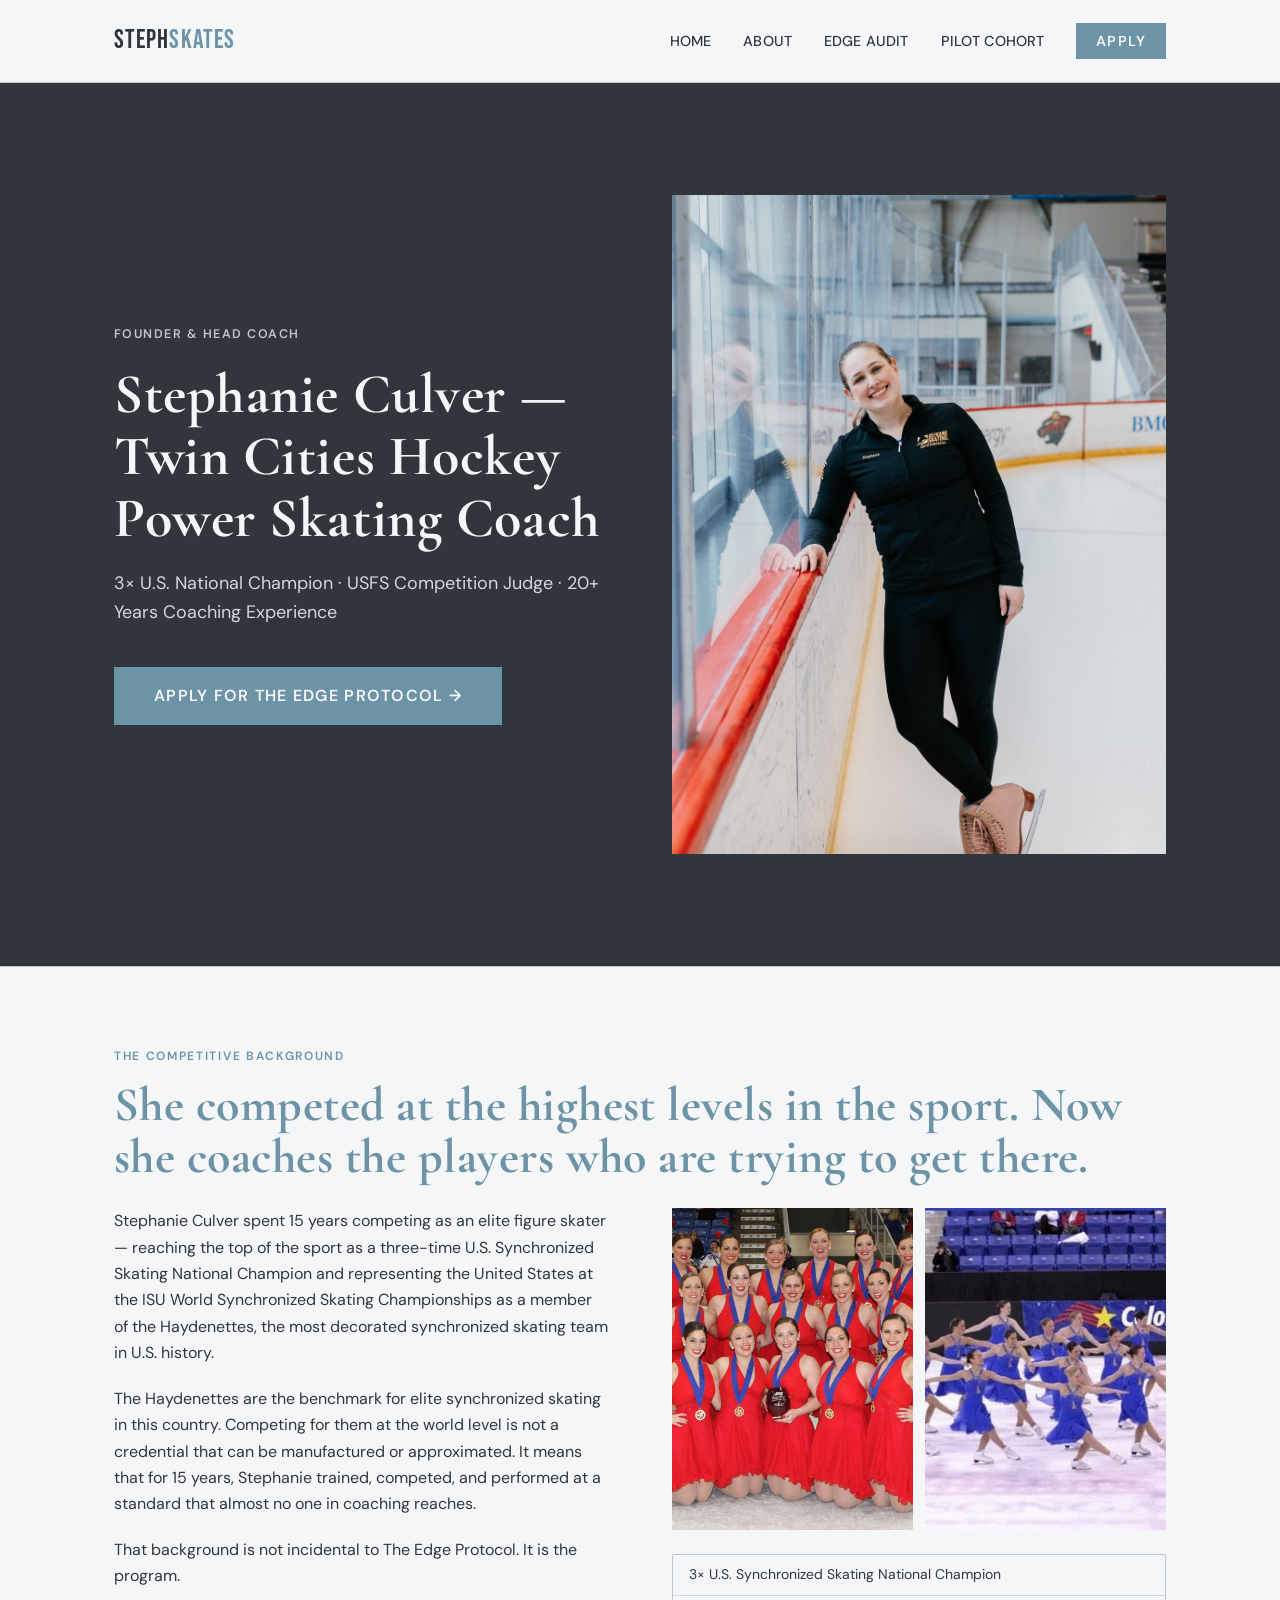
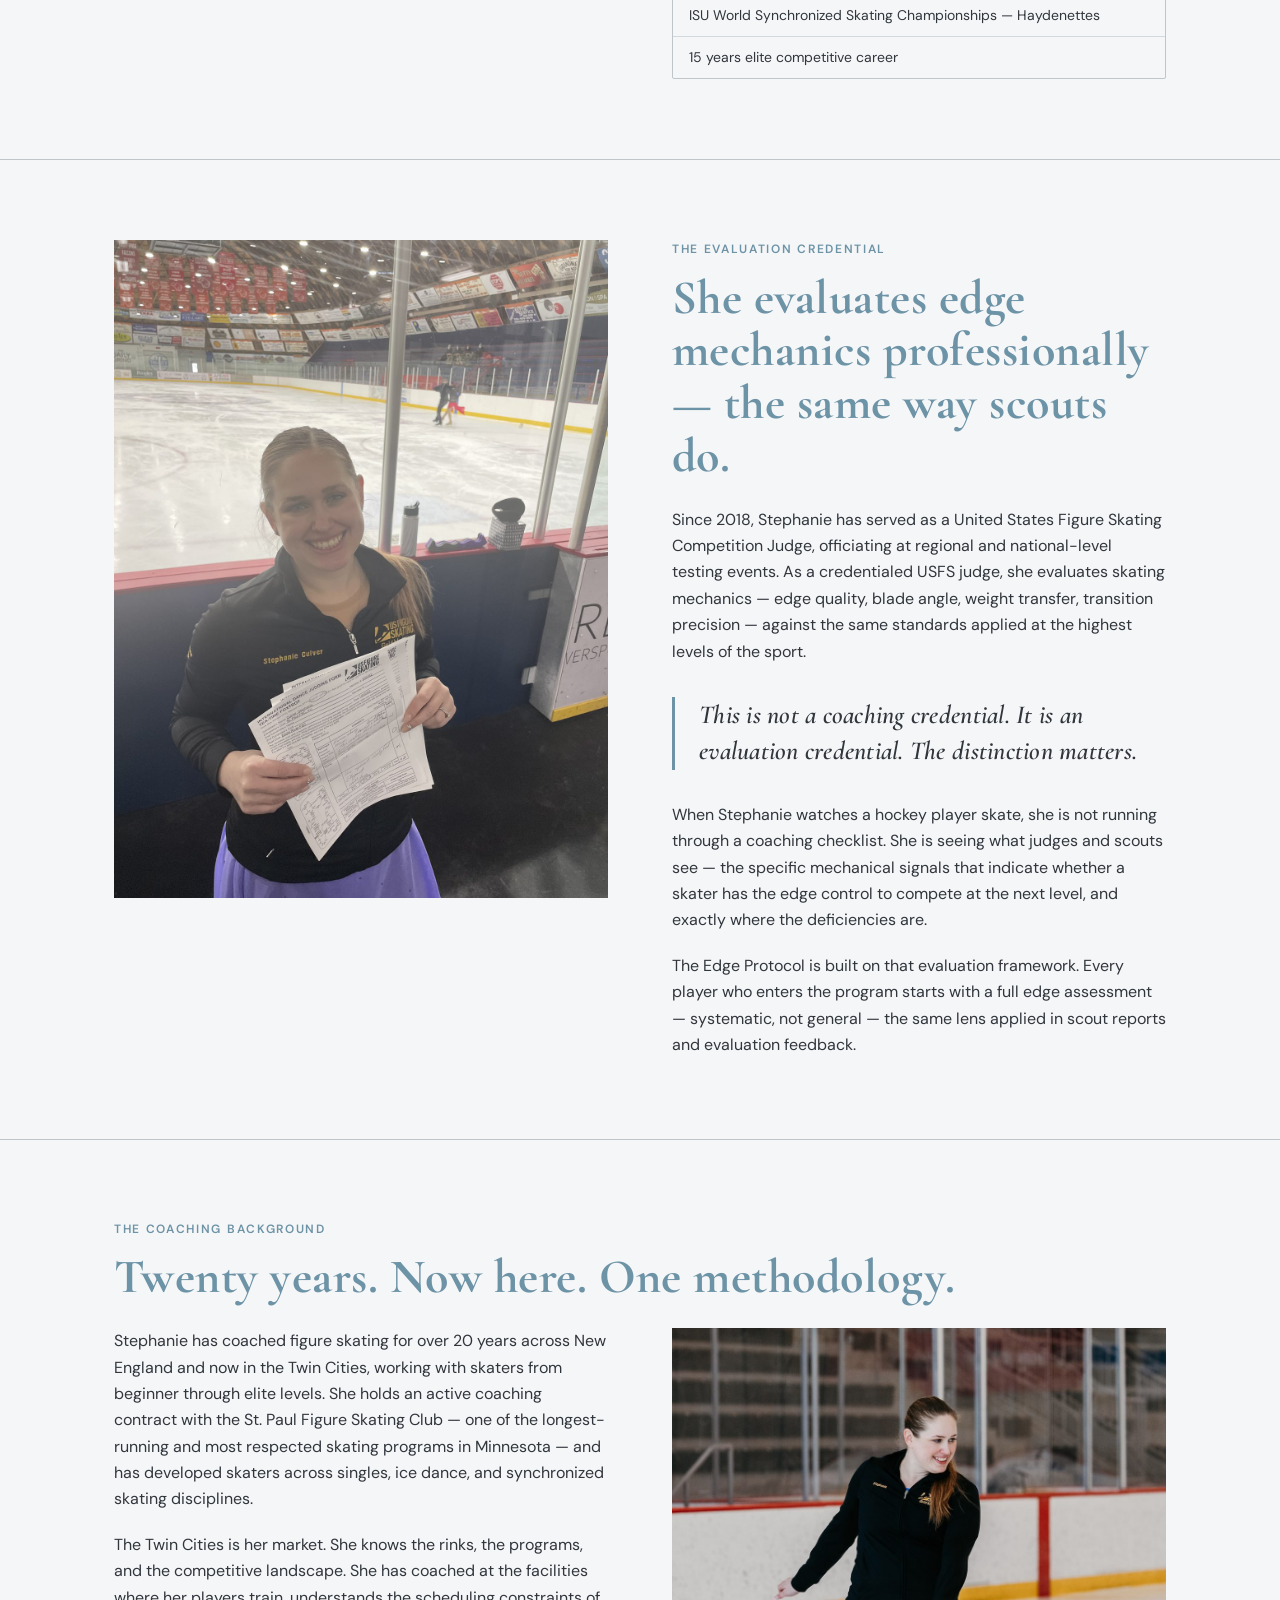
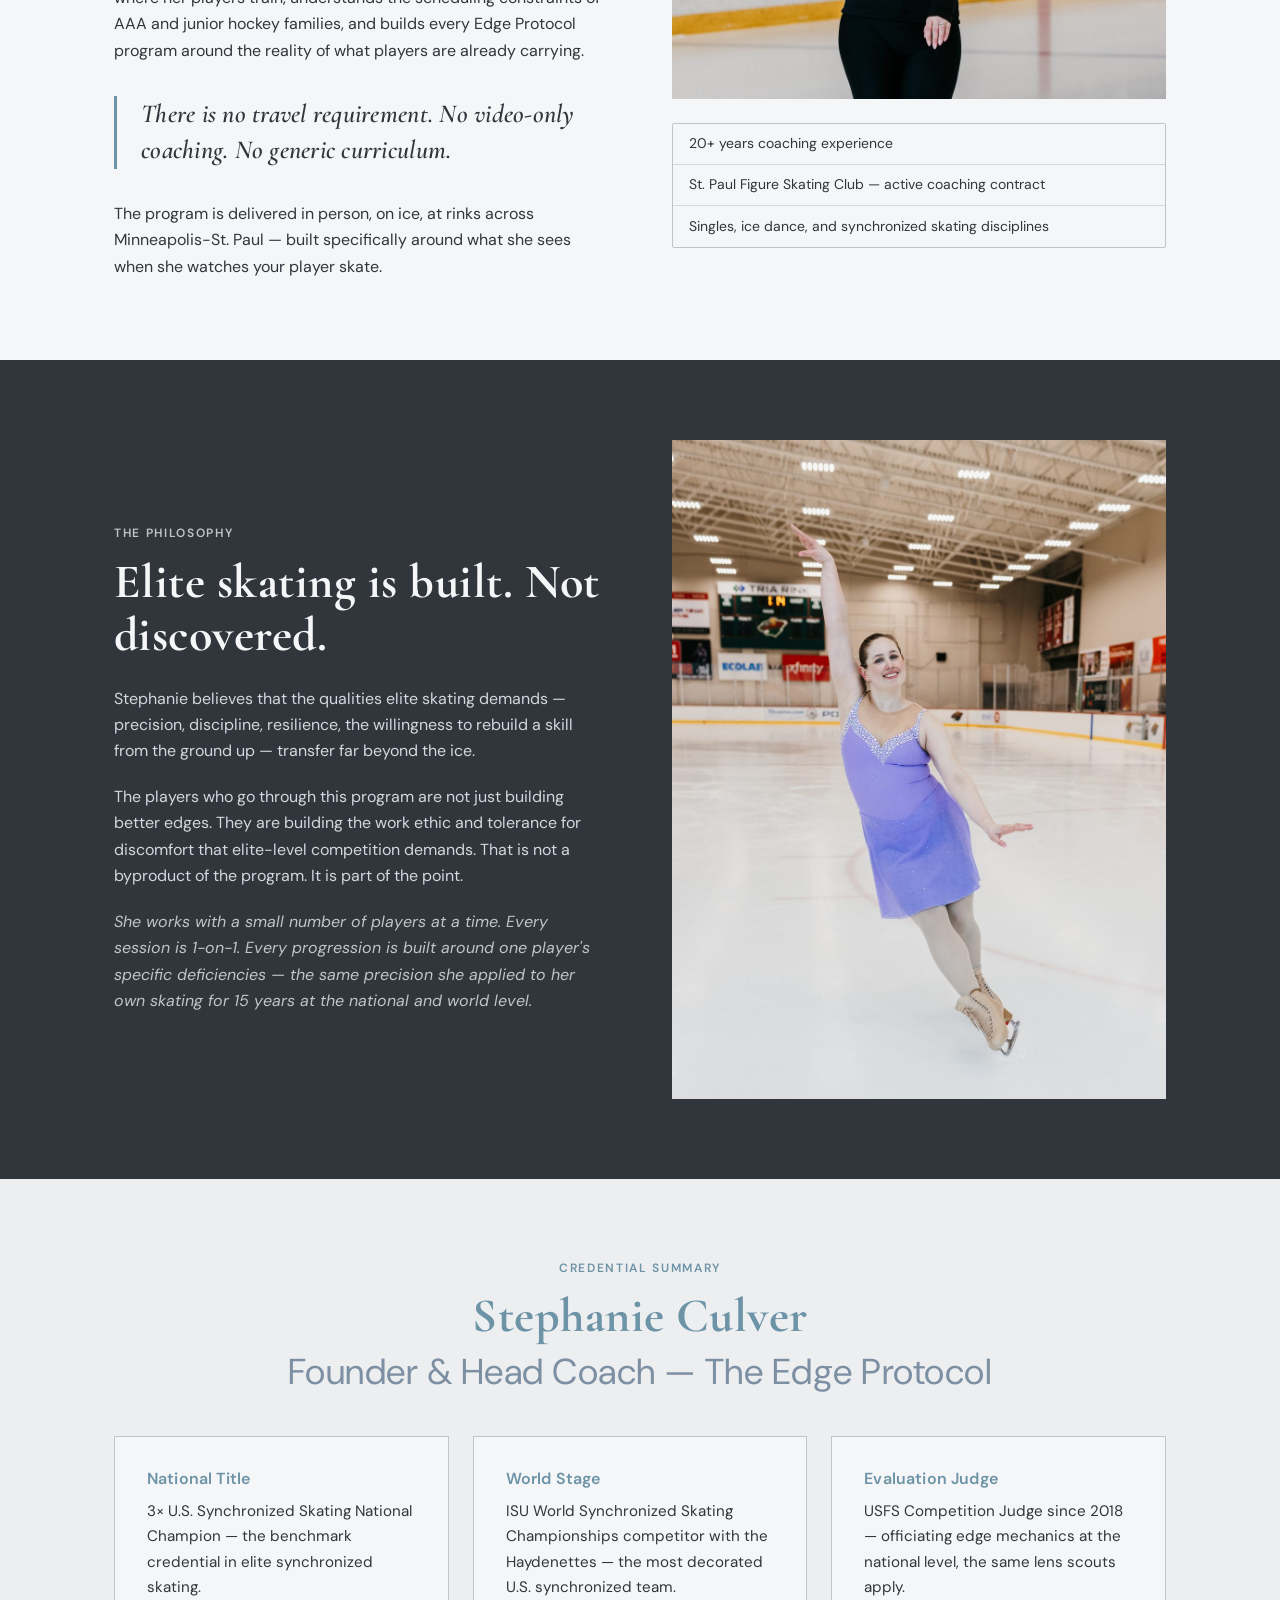
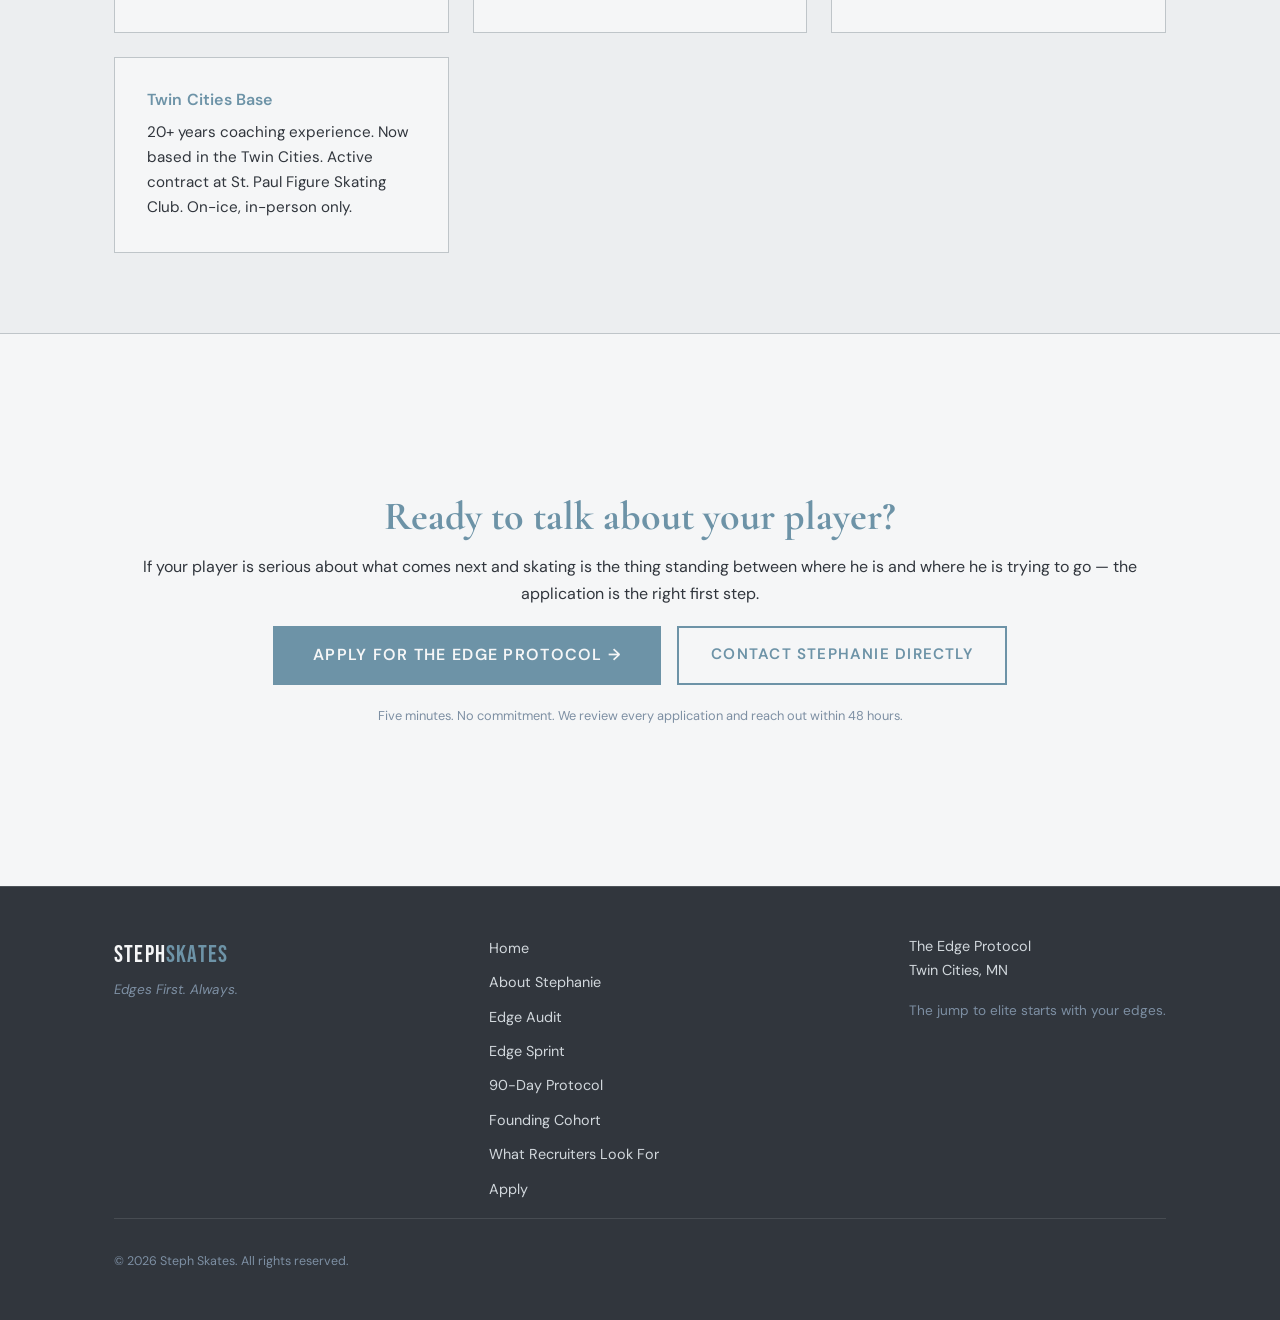
<file: about.html>
<!DOCTYPE html>
<html lang="en">
<head>
  <meta charset="UTF-8" />
  <meta name="viewport" content="width=device-width, initial-scale=1.0" />
  <title>Stephanie Culver — Hockey Power Skating Coach Twin Cities, MN | Steph Skates</title>
  <meta name="description" content="Stephanie Culver is a 3× U.S. National Champion and hockey power skating coach in Twin Cities, MN. USFS Competition Judge with 20+ years coaching experience. Active at St. Paul Figure Skating Club." />
  <link rel="stylesheet" href="css/style.css" />
  <style>
    /* ── About page additions ── */
    .hero-two-col {
      display: grid;
      grid-template-columns: 1fr 1fr;
      gap: 4rem;
      align-items: center;
    }
    .img-placeholder {
      background-color: var(--mist);
      border: 1px dashed var(--platinum);
      border-radius: 2px;
      display: flex;
      flex-direction: column;
      align-items: center;
      justify-content: center;
      padding: 2rem;
      text-align: center;
      color: var(--slate);
      font-size: 0.8rem;
      line-height: 1.5;
      gap: 0.5rem;
    }
    .img-placeholder--portrait  { aspect-ratio: 3 / 4; }
    .img-placeholder--landscape { aspect-ratio: 4 / 3; }
    .img-placeholder--square    { aspect-ratio: 1 / 1; max-width: 340px; }
    .img-placeholder__label {
      font-weight: 600;
      font-size: 0.7rem;
      letter-spacing: 0.1em;
      text-transform: uppercase;
      color: var(--lagoon);
    }
    /* hero placeholder in dark section */
    .hero .img-placeholder {
      background-color: rgba(109,147,167,0.15);
      border-color: rgba(109,147,167,0.3);
      color: rgba(245,246,247,0.5);
    }
    .hero .img-placeholder .img-placeholder__label {
      color: rgba(109,147,167,0.9);
    }
    /* philosophy placeholder in dark section */
    .section--dark .img-placeholder {
      background-color: rgba(109,147,167,0.1);
      border-color: rgba(109,147,167,0.25);
      color: rgba(245,246,247,0.45);
    }
    .section--dark .img-placeholder .img-placeholder__label {
      color: rgba(109,147,167,0.85);
    }
    .cred-list {
      list-style: none;
      border: 1px solid var(--platinum);
      border-radius: 2px;
      margin-top: 1.5rem;
    }
    .cred-list li {
      font-size: 0.875rem;
      padding: 0.65rem 1rem;
      border-bottom: 1px solid var(--mist);
      line-height: 1.4;
    }
    .cred-list li:last-child { border-bottom: none; }
    .about-cta {
      text-align: center;
      padding: 5rem 0;
    }
    .about-cta h2 {
      font-family: var(--display-font);
      font-size: clamp(26px, 3.5vw, 40px);
      font-weight: 700;
      color: var(--lagoon);
      line-height: 1.1;
      margin-bottom: 1rem;
    }
    .about-cta > .container > p {
      max-width: 520px;
      margin: 0 auto 2.25rem;
      color: var(--slate);
      line-height: 1.6;
    }
    .about-cta-btns {
      display: flex;
      gap: 1rem;
      justify-content: center;
      flex-wrap: wrap;
    }
    .about-cta-note {
      margin-top: 1.25rem;
      font-size: 0.8rem;
      color: var(--slate);
    }
    /* ── Real photo blocks ── */
    .photo-block { margin: 0; line-height: 0; }
    .photo-block img { width: 100%; height: 100%; object-fit: cover; object-position: top center; display: block; }
    .photo-block--portrait { aspect-ratio: 3 / 4; overflow: hidden; }
    .photo-block--landscape { aspect-ratio: 4 / 3; overflow: hidden; }
    .photo-block--square { aspect-ratio: 1 / 1; max-width: 340px; overflow: hidden; }
    .photo-grid { display: grid; grid-template-columns: 1fr 1fr; gap: 0.75rem; }
    .photo-grid img { width: 100%; aspect-ratio: 3 / 4; object-fit: cover; object-position: top center; display: block; }
    @media (max-width: 768px) {
      .hero-two-col { grid-template-columns: 1fr; }
      .photo-block--portrait { aspect-ratio: 1 / 1; }
    }
  </style>
</head>
<body>

<!-- ── Navigation ── -->
<nav class="site-nav">
  <div class="nav-inner">
    <a href="index.html" class="nav-wordmark">Steph<span>Skates</span></a>
    <ul class="nav-links">
      <li><a href="index.html">Home</a></li>
      <li><a href="about.html">About</a></li>
      <li><a href="edge-audit.html">Edge Audit</a></li>
      <li><a href="pilot.html">Pilot Cohort</a></li>
      <li><a href="apply.html" class="nav-cta">Apply</a></li>
    </ul>
  </div>
</nav>

<!-- ── Hero ── -->
<section class="hero">
  <div class="container">
    <div class="hero-two-col">
      <div>
        <p class="hero__badge">Founder &amp; Head Coach</p>
        <h1>Stephanie Culver — Twin Cities Hockey Power Skating Coach</h1>
        <p class="hero__sub">3&times; U.S. National Champion &middot; USFS Competition Judge &middot; 20+ Years Coaching Experience</p>
        <a href="apply.html" class="btn btn--primary btn--large">Apply for The Edge Protocol &rarr;</a>
      </div>
      <div>
        <figure class="photo-block photo-block--portrait">
          <img src="images/stephanie-coaching-portrait.jpg" alt="Stephanie Culver on ice in coaching jacket, leaning on the boards at a Twin Cities rink" />
        </figure>
      </div>
    </div>
  </div>
</section>

<!-- ── Section 1: Competitive Background ── -->
<section>
  <div class="container">
    <p class="section__label">The Competitive Background</p>
    <h2 class="section__headline section__headline--display">She competed at the highest levels in the sport. Now she coaches the players who are trying to get there.</h2>

    <div class="two-col">
      <div>
        <p>Stephanie Culver spent 15 years competing as an elite figure skater — reaching the top of the sport as a three-time U.S. Synchronized Skating National Champion and representing the United States at the ISU World Synchronized Skating Championships as a member of the Haydenettes, the most decorated synchronized skating team in U.S. history.</p>
        <p>The Haydenettes are the benchmark for elite synchronized skating in this country. Competing for them at the world level is not a credential that can be manufactured or approximated. It means that for 15 years, Stephanie trained, competed, and performed at a standard that almost no one in coaching reaches.</p>
        <p>That background is not incidental to The Edge Protocol. It is the program.</p>
      </div>
      <div>
        <div class="photo-grid">
          <img src="images/haydenettes-nationals-red.jpg" alt="Haydenettes Synchronized Skating — U.S. National Champions, red competition dresses with gold medals and trophy" style="object-position: center center;" />
          <img src="images/haydenettes-worlds-blue.jpg" alt="Haydenettes Synchronized Skating — World Championships 2007, blue competition dresses in formation" style="object-position: center center;" />
        </div>
        <ul class="cred-list">
          <li>3&times; U.S. Synchronized Skating National Champion</li>
          <li>ISU World Synchronized Skating Championships — Haydenettes</li>
          <li>15 years elite competitive career</li>
        </ul>
      </div>
    </div>
  </div>
</section>

<!-- ── Section 2: Judging Credential ── -->
<section>
  <div class="container">
    <div class="two-col">
      <div>
        <figure class="photo-block photo-block--portrait">
          <img src="images/stephanie-coaching-papers.jpg" alt="Stephanie Culver reviewing evaluation materials rinkside — coaching and judging context" />
        </figure>
      </div>
      <div>
        <p class="section__label">The Evaluation Credential</p>
        <h2 class="section__headline section__headline--display">She evaluates edge mechanics professionally — the same way scouts do.</h2>
        <p>Since 2018, Stephanie has served as a United States Figure Skating Competition Judge, officiating at regional and national-level testing events. As a credentialed USFS judge, she evaluates skating mechanics — edge quality, blade angle, weight transfer, transition precision — against the same standards applied at the highest levels of the sport.</p>
        <blockquote>This is not a coaching credential. It is an evaluation credential. The distinction matters.</blockquote>
        <p>When Stephanie watches a hockey player skate, she is not running through a coaching checklist. She is seeing what judges and scouts see — the specific mechanical signals that indicate whether a skater has the edge control to compete at the next level, and exactly where the deficiencies are.</p>
        <p>The Edge Protocol is built on that evaluation framework. Every player who enters the program starts with a full edge assessment — systematic, not general — the same lens applied in scout reports and evaluation feedback.</p>
      </div>
    </div>
  </div>
</section>

<!-- ── Section 3: Coaching Background ── -->
<section>
  <div class="container">
    <p class="section__label">The Coaching Background</p>
    <h2 class="section__headline section__headline--display">Twenty years. Now here. One methodology.</h2>

    <div class="two-col">
      <div>
        <p>Stephanie has coached figure skating for over 20 years across New England and now in the Twin Cities, working with skaters from beginner through elite levels. She holds an active coaching contract with the St. Paul Figure Skating Club — one of the longest-running and most respected skating programs in Minnesota — and has developed skaters across singles, ice dance, and synchronized skating disciplines.</p>
        <p>The Twin Cities is her market. She knows the rinks, the programs, and the competitive landscape. She has coached at the facilities where her players train, understands the scheduling constraints of AAA and junior hockey families, and builds every Edge Protocol program around the reality of what players are already carrying.</p>
        <blockquote>There is no travel requirement. No video-only coaching. No generic curriculum.</blockquote>
        <p>The program is delivered in person, on ice, at rinks across Minneapolis-St. Paul — built specifically around what she sees when she watches your player skate.</p>
      </div>
      <div>
        <figure class="photo-block photo-block--landscape">
          <img src="images/stephanie-coaching-on-ice.jpg" alt="Stephanie Culver on ice in coaching attire — Twin Cities rink" style="object-position: center 20%;" />
        </figure>
        <ul class="cred-list">
          <li>20+ years coaching experience</li>
          <li>St. Paul Figure Skating Club — active coaching contract</li>
          <li>Singles, ice dance, and synchronized skating disciplines</li>
        </ul>
      </div>
    </div>
  </div>
</section>

<!-- ── Section 4: Philosophy (dark) ── -->
<section class="section--dark">
  <div class="container">
    <div class="two-col" style="align-items: center;">
      <div>
        <p class="section__label">The Philosophy</p>
        <h2 class="section__headline section__headline--display" style="color: var(--pearl);">Elite skating is built. Not discovered.</h2>
        <p>Stephanie believes that the qualities elite skating demands — precision, discipline, resilience, the willingness to rebuild a skill from the ground up — transfer far beyond the ice.</p>
        <p>The players who go through this program are not just building better edges. They are building the work ethic and tolerance for discomfort that elite-level competition demands. That is not a byproduct of the program. It is part of the point.</p>
        <p style="font-style: italic; color: var(--platinum);">She works with a small number of players at a time. Every session is 1-on-1. Every progression is built around one player's specific deficiencies — the same precision she applied to her own skating for 15 years at the national and world level.</p>
      </div>
      <div>
        <figure class="photo-block photo-block--portrait">
          <img src="images/stephanie-competition-3.jpg" alt="Stephanie Culver on ice — Tria Rink, St. Paul, MN" />
        </figure>
      </div>
    </div>
  </div>
</section>

<!-- ── Credential Summary ── -->
<section class="section--alt">
  <div class="container">
    <p class="section__label" style="text-align: center;">Credential Summary</p>
    <h2 class="section__headline section__headline--display" style="text-align: center;">Stephanie Culver<br>
      <span style="font-size: 0.75em; font-family: var(--body-font); color: var(--slate); font-weight: 400;">Founder &amp; Head Coach — The Edge Protocol</span>
    </h2>
    <div class="card-grid">
      <div class="card">
        <h3>National Title</h3>
        <p>3&times; U.S. Synchronized Skating National Champion — the benchmark credential in elite synchronized skating.</p>
      </div>
      <div class="card">
        <h3>World Stage</h3>
        <p>ISU World Synchronized Skating Championships competitor with the Haydenettes — the most decorated U.S. synchronized team.</p>
      </div>
      <div class="card">
        <h3>Evaluation Judge</h3>
        <p>USFS Competition Judge since 2018 — officiating edge mechanics at the national level, the same lens scouts apply.</p>
      </div>
      <div class="card">
        <h3>Twin Cities Base</h3>
        <p>20+ years coaching experience. Now based in the Twin Cities. Active contract at St. Paul Figure Skating Club. On-ice, in-person only.</p>
      </div>
    </div>
  </div>
</section>

<!-- ── CTA ── -->
<section id="apply-about">
  <div class="container">
    <div class="about-cta">
      <h2>Ready to talk about your player?</h2>
      <p>If your player is serious about what comes next and skating is the thing standing between where he is and where he is trying to go — the application is the right first step.</p>
      <div class="about-cta-btns">
        <a href="apply.html" class="btn btn--primary btn--large">Apply for The Edge Protocol &rarr;</a>
        <a href="mailto:stephsk8s@gmail.com" class="btn btn--outline">Contact Stephanie Directly</a>
      </div>
      <p class="about-cta-note">Five minutes. No commitment. We review every application and reach out within 48 hours.</p>
    </div>
  </div>
</section>

<!-- ── Footer ── -->
<footer class="site-footer">
  <div class="container">
    <div class="footer-inner">
      <div>
        <div class="footer__wordmark">Steph<span>Skates</span></div>
        <div class="footer__tagline">Edges First. Always.</div>
      </div>
      <ul class="footer__links">
        <li><a href="index.html">Home</a></li>
        <li><a href="about.html">About Stephanie</a></li>
        <li><a href="edge-audit.html">Edge Audit</a></li>
        <li><a href="edge-sprint.html">Edge Sprint</a></li>
        <li><a href="90-day-protocol.html">90-Day Protocol</a></li>
        <li><a href="pilot.html">Founding Cohort</a></li>
        <li><a href="what-hockey-recruiters-look-for.html">What Recruiters Look For</a></li>
        <li><a href="apply.html">Apply</a></li>
      </ul>
      <div>
        <p style="font-size: 0.9rem; color: var(--mist);">The Edge Protocol<br>Twin Cities, MN</p>
        <p style="font-size: 0.85rem; color: var(--slate); margin-top: 0.5rem;">The jump to elite starts with your edges.</p>
      </div>
    </div>
    <p class="footer__copy">&copy; 2026 Steph Skates. All rights reserved.</p>
  </div>
</footer>

</body>
</html>
</file>
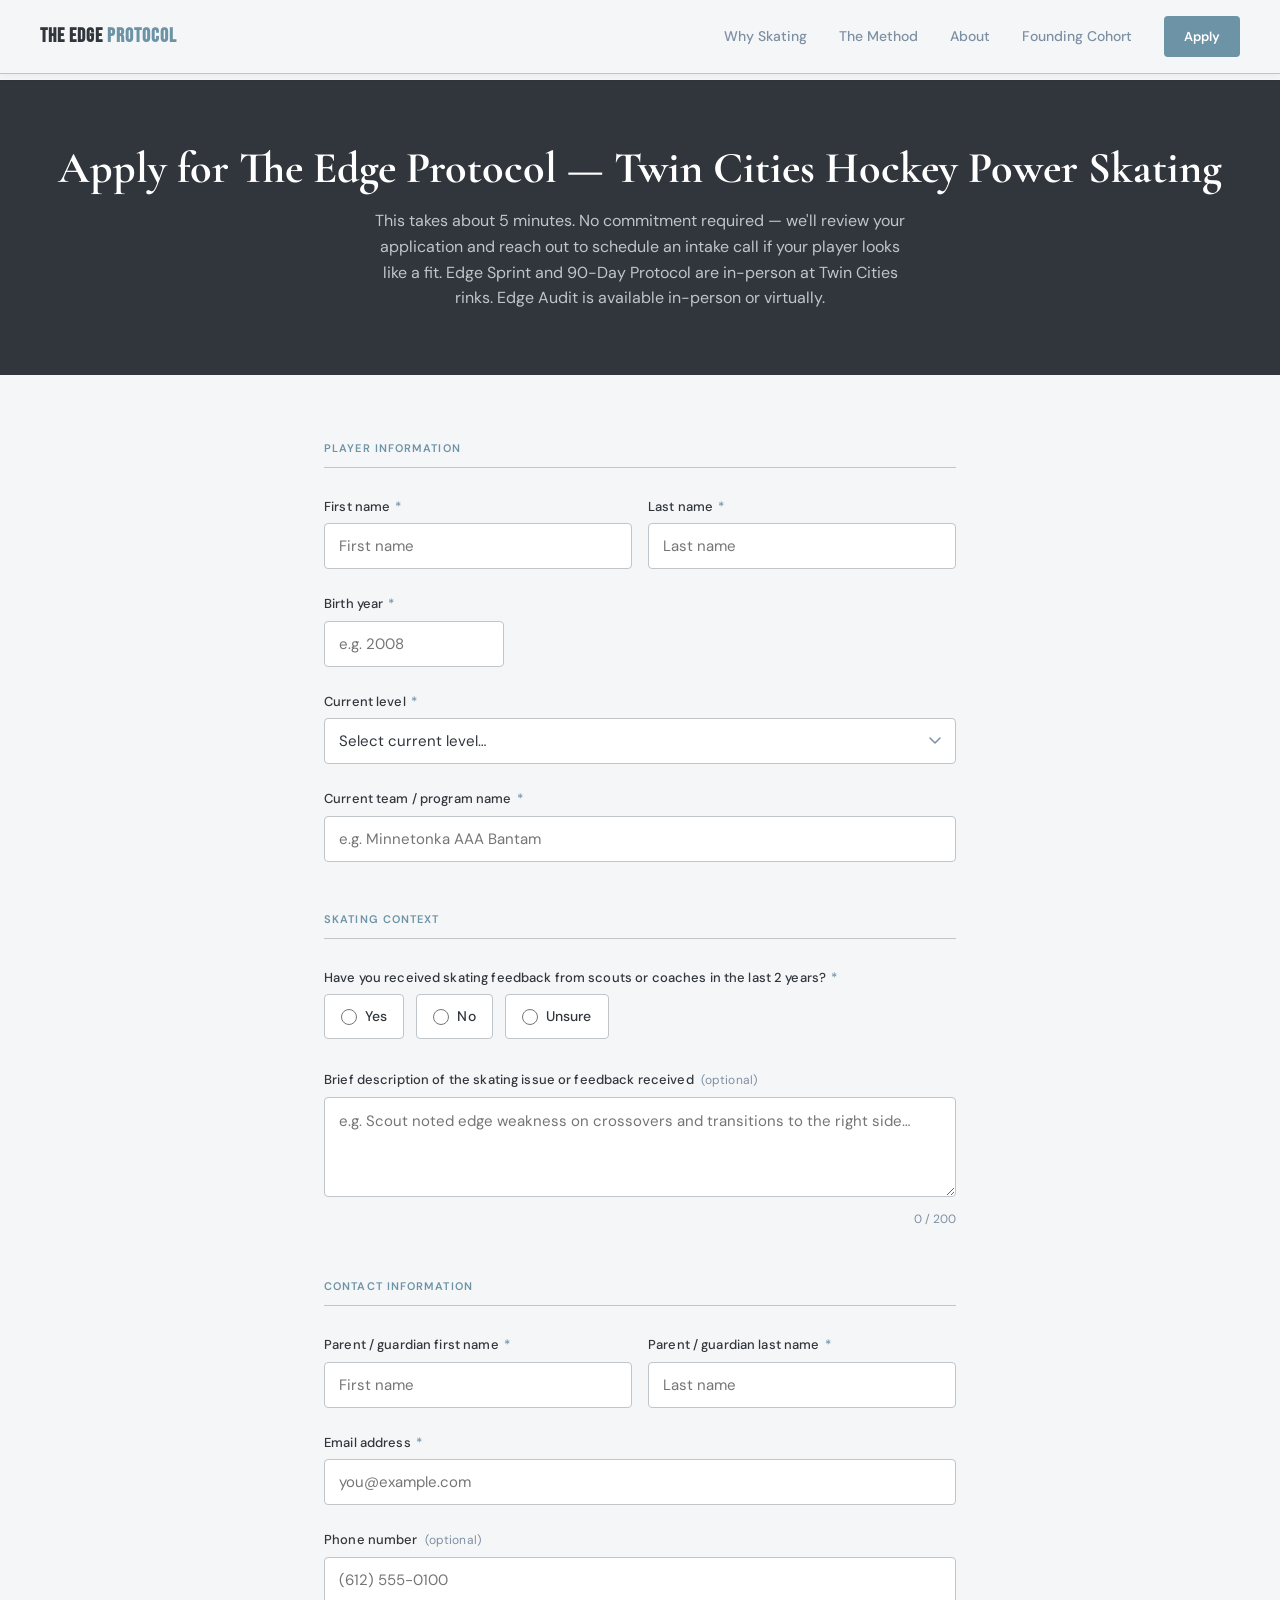
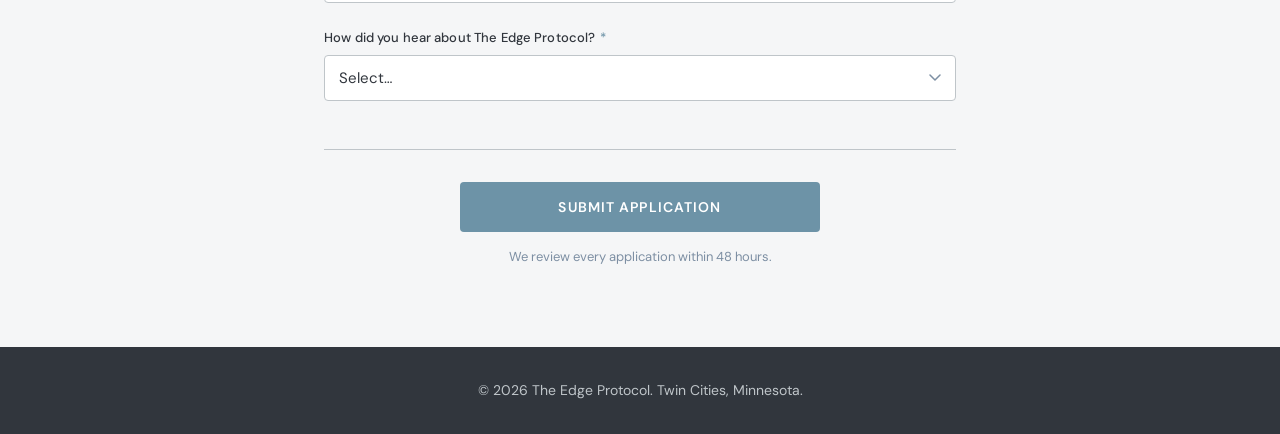
<file: apply.html>
<!DOCTYPE html>
<html lang="en">
<head>
  <meta charset="UTF-8" />
  <meta name="viewport" content="width=device-width, initial-scale=1.0" />
  <title>Apply — Hockey Power Skating Coach Twin Cities, MN | Steph Skates</title>
  <meta name="description" content="Apply for The Edge Protocol — individualized hockey power skating coaching in Twin Cities, MN. For serious players targeting NCAA, junior, and professional rosters. Application takes 5 minutes." />
  <link rel="preconnect" href="https://fonts.googleapis.com" />
  <link rel="preconnect" href="https://fonts.gstatic.com" crossorigin />
  <link href="https://fonts.googleapis.com/css2?family=Bebas+Neue&family=Cormorant+Garamond:ital,wght@0,700;1,600&family=DM+Sans:wght@300;400;500;600&display=swap" rel="stylesheet" />
  <style>
    /* Brand Palette */
    :root {
      --primary: #6D93A7;
      --dark-base: #31363D;
      --secondary: #7D8FA3;
      --light-bg: #D2D8DD;
      --white-bg: #F5F6F7;
      --platinum: #BFC5C9;
      --mauve: #88728A;
      --error: #C0392B;
      --success: #2D6A4F;
    }

    * {
      margin: 0;
      padding: 0;
      box-sizing: border-box;
    }

    html {
      scroll-behavior: smooth;
    }

    body {
      font-family: 'DM Sans', -apple-system, BlinkMacSystemFont, 'Segoe UI', sans-serif;
      background: var(--white-bg);
      color: var(--dark-base);
      line-height: 1.65;
      -webkit-font-smoothing: antialiased;
      -moz-osx-font-smoothing: grayscale;
    }

    a {
      color: inherit;
      text-decoration: none;
    }

    /* Navigation */
    nav {
      position: fixed;
      top: 0;
      left: 0;
      right: 0;
      background: var(--white-bg);
      border-bottom: 1px solid var(--platinum);
      z-index: 100;
      padding: 16px 24px;
      box-shadow: 0 2px 8px rgba(0,0,0,0.05);
    }

    .nav-inner {
      max-width: 1200px;
      margin: 0 auto;
      display: flex;
      justify-content: space-between;
      align-items: center;
    }

    .logo {
      font-family: 'Bebas Neue', sans-serif;
      font-size: 20px;
      font-weight: 700;
      letter-spacing: 0.05em;
      text-transform: uppercase;
      color: var(--dark-base);
    }

    .logo span {
      color: var(--primary);
    }

    .nav-links {
      display: flex;
      gap: 32px;
      align-items: center;
    }

    .nav-links a {
      font-size: 14px;
      font-weight: 500;
      color: var(--secondary);
      transition: color 0.25s ease;
    }

    .nav-links a:hover {
      color: var(--primary);
    }

    @media (max-width: 768px) {
      .nav-links {
        display: none;
      }
    }

    /* Page layout */
    .page-wrapper {
      padding-top: 80px;
      min-height: 100vh;
    }

    .page-header {
      background: var(--dark-base);
      color: white;
      padding: 64px 24px;
      text-align: center;
    }

    .page-header h1 {
      font-family: 'Cormorant Garamond', serif;
      font-weight: 700;
      font-size: clamp(28px, 5vw, 44px);
      color: white;
      line-height: 1.1;
      margin-bottom: 16px;
    }

    .page-header p {
      font-size: 16px;
      color: var(--platinum);
      max-width: 540px;
      margin: 0 auto;
      line-height: 1.6;
    }

    .form-section {
      padding: 64px 24px 80px;
      max-width: 680px;
      margin: 0 auto;
    }

    /* Form styles */
    .form-group-label {
      font-family: 'DM Sans', sans-serif;
      font-weight: 600;
      font-size: 11px;
      letter-spacing: 0.1em;
      text-transform: uppercase;
      color: var(--primary);
      border-bottom: 1px solid var(--platinum);
      padding-bottom: 10px;
      margin-bottom: 28px;
      margin-top: 48px;
    }

    .form-group-label:first-child {
      margin-top: 0;
    }

    .field-group {
      margin-bottom: 24px;
    }

    .field-row {
      display: grid;
      grid-template-columns: 1fr 1fr;
      gap: 16px;
    }

    @media (max-width: 500px) {
      .field-row {
        grid-template-columns: 1fr;
        gap: 0;
      }
    }

    label {
      display: block;
      font-size: 13px;
      font-weight: 500;
      color: var(--dark-base);
      margin-bottom: 6px;
      letter-spacing: 0.01em;
    }

    label .required {
      color: var(--primary);
      margin-left: 2px;
    }

    label .optional {
      font-weight: 400;
      color: var(--secondary);
      font-size: 12px;
      margin-left: 4px;
    }

    input[type="text"],
    input[type="email"],
    input[type="tel"],
    input[type="number"],
    select,
    textarea {
      width: 100%;
      padding: 12px 14px;
      font-family: 'DM Sans', sans-serif;
      font-size: 15px;
      font-weight: 400;
      color: var(--dark-base);
      background: white;
      border: 1px solid var(--platinum);
      border-radius: 4px;
      outline: none;
      transition: border-color 0.2s ease, box-shadow 0.2s ease;
      appearance: none;
      -webkit-appearance: none;
    }

    input[type="text"]:focus,
    input[type="email"]:focus,
    input[type="tel"]:focus,
    input[type="number"]:focus,
    select:focus,
    textarea:focus {
      border-color: var(--primary);
      box-shadow: 0 0 0 3px rgba(109, 147, 167, 0.12);
    }

    input.invalid,
    select.invalid,
    textarea.invalid {
      border-color: var(--error);
    }

    select {
      background-image: url("data:image/svg+xml,%3Csvg xmlns='http://www.w3.org/2000/svg' width='12' height='8' viewBox='0 0 12 8'%3E%3Cpath d='M1 1l5 5 5-5' stroke='%237D8FA3' stroke-width='1.5' fill='none' stroke-linecap='round' stroke-linejoin='round'/%3E%3C/svg%3E");
      background-repeat: no-repeat;
      background-position: right 14px center;
      padding-right: 36px;
      cursor: pointer;
    }

    textarea {
      resize: vertical;
      min-height: 100px;
      line-height: 1.55;
    }

    .char-count {
      font-size: 12px;
      color: var(--secondary);
      text-align: right;
      margin-top: 4px;
    }

    .char-count.near-limit {
      color: #C0392B;
    }

    .field-error {
      font-size: 12px;
      color: var(--error);
      margin-top: 5px;
      display: none;
    }

    .field-error.visible {
      display: block;
    }

    /* Radio group */
    .radio-group {
      display: flex;
      gap: 12px;
      flex-wrap: wrap;
      margin-top: 2px;
    }

    .radio-option {
      display: flex;
      align-items: center;
      gap: 8px;
      padding: 10px 16px;
      border: 1px solid var(--platinum);
      border-radius: 4px;
      cursor: pointer;
      transition: border-color 0.2s ease, background 0.2s ease;
      background: white;
      font-size: 14px;
      font-weight: 500;
      color: var(--dark-base);
      user-select: none;
    }

    .radio-option input[type="radio"] {
      width: 16px;
      height: 16px;
      accent-color: var(--primary);
      cursor: pointer;
      margin: 0;
      flex-shrink: 0;
    }

    .radio-option:has(input:checked) {
      border-color: var(--primary);
      background: rgba(109, 147, 167, 0.06);
    }

    /* Submit */
    .submit-area {
      margin-top: 48px;
      padding-top: 32px;
      border-top: 1px solid var(--platinum);
      text-align: center;
    }

    .submit-btn {
      display: inline-block;
      padding: 16px 48px;
      font-family: 'DM Sans', sans-serif;
      font-weight: 600;
      font-size: 14px;
      letter-spacing: 0.08em;
      text-transform: uppercase;
      background: var(--primary);
      color: white;
      border: none;
      border-radius: 4px;
      cursor: pointer;
      transition: background 0.25s ease, opacity 0.25s ease;
      width: 100%;
      max-width: 360px;
    }

    .submit-btn:hover:not(:disabled) {
      background: #5a7a8f;
    }

    .submit-btn:disabled {
      opacity: 0.6;
      cursor: not-allowed;
    }

    .submit-note {
      margin-top: 14px;
      font-size: 13px;
      color: var(--secondary);
    }

    .form-error-banner {
      background: #fdf0ef;
      border: 1px solid #f0c0ba;
      color: var(--error);
      border-radius: 4px;
      padding: 14px 18px;
      font-size: 14px;
      margin-top: 20px;
      display: none;
    }

    .form-error-banner.visible {
      display: block;
    }

    /* Success state */
    #success-view {
      display: none;
      text-align: center;
      padding: 80px 24px;
    }

    #success-view .check-icon {
      width: 64px;
      height: 64px;
      background: rgba(109, 147, 167, 0.12);
      border-radius: 50%;
      display: flex;
      align-items: center;
      justify-content: center;
      margin: 0 auto 28px;
      font-size: 28px;
    }

    #success-view h2 {
      font-family: 'Cormorant Garamond', serif;
      font-weight: 700;
      font-size: 30px;
      color: var(--dark-base);
      margin-bottom: 16px;
    }

    #success-view p {
      font-size: 16px;
      color: var(--secondary);
      max-width: 440px;
      margin: 0 auto 32px;
      line-height: 1.65;
    }

    #success-view a {
      color: var(--primary);
      font-weight: 500;
      text-decoration: underline;
      text-underline-offset: 2px;
    }

    /* Footer */
    footer {
      background: var(--dark-base);
      color: var(--platinum);
      padding: 32px 24px;
      text-align: center;
      font-size: 14px;
    }
  </style>
</head>
<body>

  <nav>
    <div class="nav-inner">
      <a href="index.html" class="logo">The Edge <span>Protocol</span></a>
      <div class="nav-links">
        <a href="index.html#problem">Why Skating</a>
        <a href="index.html#methodology">The Method</a>
        <a href="about.html">About</a>
        <a href="founding-cohort.html">Founding Cohort</a>
        <a href="apply.html" style="background: var(--primary); color: white; padding: 10px 20px; border-radius: 4px; font-size: 13px; font-weight: 600;">Apply</a>
      </div>
    </div>
  </nav>

  <div class="page-wrapper">

    <div class="page-header">
      <h1>Apply for The Edge Protocol — Twin Cities Hockey Power Skating</h1>
      <p>This takes about 5 minutes. No commitment required — we'll review your application and reach out to schedule an intake call if your player looks like a fit. Edge Sprint and 90-Day Protocol are in-person at Twin Cities rinks. Edge Audit is available in-person or virtually.</p>
    </div>

    <div class="form-section">

      <!-- Success state -->
      <div id="success-view">
        <div class="check-icon">✓</div>
        <h2>Application Submitted</h2>
        <p>Thank you — we will review your application and be in touch within 48 hours.</p>
        <a href="index.html">← Back to home</a>
      </div>

      <!-- Form -->
      <form id="apply-form" novalidate>

        <!-- Section 1: Player Information -->
        <div class="form-group-label">Player Information</div>

        <div class="field-group">
          <div class="field-row">
            <div>
              <label for="player-first">First name <span class="required">*</span></label>
              <input type="text" id="player-first" name="player_first_name" autocomplete="given-name" placeholder="First name" />
              <div class="field-error" id="player-first-error">Please enter the player's first name.</div>
            </div>
            <div>
              <label for="player-last">Last name <span class="required">*</span></label>
              <input type="text" id="player-last" name="player_last_name" autocomplete="family-name" placeholder="Last name" />
              <div class="field-error" id="player-last-error">Please enter the player's last name.</div>
            </div>
          </div>
        </div>

        <div class="field-group">
          <label for="player-birth-year">Birth year <span class="required">*</span></label>
          <input type="number" id="player-birth-year" name="player_birth_year" min="2000" max="2015" placeholder="e.g. 2008" style="max-width: 180px;" />
          <div class="field-error" id="player-birth-year-error">Please enter a valid birth year (2000–2015).</div>
        </div>

        <div class="field-group">
          <label for="player-level">Current level <span class="required">*</span></label>
          <select id="player-level" name="player_current_level">
            <option value="">Select current level…</option>
            <option value="AAA Midget">AAA Midget</option>
            <option value="AAA Bantam">AAA Bantam</option>
            <option value="Tier 1 Junior">Tier 1 Junior</option>
            <option value="Tier 2 Junior">Tier 2 Junior</option>
            <option value="College">College</option>
            <option value="Other">Other</option>
          </select>
          <div class="field-error" id="player-level-error">Please select the player's current level.</div>
        </div>

        <div class="field-group">
          <label for="player-team">Current team / program name <span class="required">*</span></label>
          <input type="text" id="player-team" name="player_team" placeholder="e.g. Minnetonka AAA Bantam" />
          <div class="field-error" id="player-team-error">Please enter the player's current team or program.</div>
        </div>

        <!-- Section 2: Skating Context -->
        <div class="form-group-label">Skating Context</div>

        <div class="field-group">
          <label>Have you received skating feedback from scouts or coaches in the last 2 years? <span class="required">*</span></label>
          <div class="radio-group" id="skating-feedback-group">
            <label class="radio-option">
              <input type="radio" name="skating_feedback_received" value="Yes" />
              Yes
            </label>
            <label class="radio-option">
              <input type="radio" name="skating_feedback_received" value="No" />
              No
            </label>
            <label class="radio-option">
              <input type="radio" name="skating_feedback_received" value="Unsure" />
              Unsure
            </label>
          </div>
          <div class="field-error" id="skating-feedback-error">Please select an option.</div>
        </div>

        <div class="field-group">
          <label for="skating-description">Brief description of the skating issue or feedback received <span class="optional">(optional)</span></label>
          <textarea id="skating-description" name="skating_description" maxlength="200" placeholder="e.g. Scout noted edge weakness on crossovers and transitions to the right side…"></textarea>
          <div class="char-count" id="skating-char-count">0 / 200</div>
        </div>

        <!-- Section 3: Contact Information -->
        <div class="form-group-label">Contact Information</div>

        <div class="field-group">
          <div class="field-row">
            <div>
              <label for="parent-first">Parent / guardian first name <span class="required">*</span></label>
              <input type="text" id="parent-first" name="parent_first_name" autocomplete="given-name" placeholder="First name" />
              <div class="field-error" id="parent-first-error">Please enter a first name.</div>
            </div>
            <div>
              <label for="parent-last">Parent / guardian last name <span class="required">*</span></label>
              <input type="text" id="parent-last" name="parent_last_name" autocomplete="family-name" placeholder="Last name" />
              <div class="field-error" id="parent-last-error">Please enter a last name.</div>
            </div>
          </div>
        </div>

        <div class="field-group">
          <label for="email">Email address <span class="required">*</span></label>
          <input type="email" id="email" name="email" autocomplete="email" placeholder="you@example.com" />
          <div class="field-error" id="email-error">Please enter a valid email address.</div>
        </div>

        <div class="field-group">
          <label for="phone">Phone number <span class="optional">(optional)</span></label>
          <input type="tel" id="phone" name="phone" autocomplete="tel" placeholder="(612) 555-0100" />
        </div>

        <div class="field-group">
          <label for="referral-source">How did you hear about The Edge Protocol? <span class="required">*</span></label>
          <select id="referral-source" name="referral_source">
            <option value="">Select…</option>
            <option value="Social media">Social media</option>
            <option value="Referral">Referral</option>
            <option value="Google">Google</option>
            <option value="Other">Other</option>
          </select>
          <div class="field-error" id="referral-source-error">Please select how you heard about us.</div>
        </div>

        <!-- Submit -->
        <div class="submit-area">
          <button type="submit" class="submit-btn" id="submit-btn">Submit Application</button>
          <p class="submit-note">We review every application within 48 hours.</p>
          <div class="form-error-banner" id="form-error-banner">
            Something went wrong submitting your application. Please try again or email us directly at <strong>stephsk8s@gmail.com</strong>.
          </div>
        </div>

      </form>
    </div><!-- /.form-section -->
  </div><!-- /.page-wrapper -->

  <footer>
    <p>&copy; 2026 The Edge Protocol. Twin Cities, Minnesota.</p>
  </footer>

  <script>
    // Character counter for skating description
    const skatingDesc = document.getElementById('skating-description');
    const charCount = document.getElementById('skating-char-count');

    skatingDesc.addEventListener('input', function () {
      const len = this.value.length;
      charCount.textContent = len + ' / 200';
      charCount.classList.toggle('near-limit', len >= 180);
    });

    // Validation helpers
    function setError(fieldId, errorId, show) {
      const field = document.getElementById(fieldId);
      const error = document.getElementById(errorId);
      if (show) {
        field.classList.add('invalid');
        error.classList.add('visible');
      } else {
        field.classList.remove('invalid');
        error.classList.remove('visible');
      }
      return !show;
    }

    function isValidEmail(email) {
      return /^[^\s@]+@[^\s@]+\.[^\s@]+$/.test(email.trim());
    }

    function validateForm() {
      let valid = true;

      valid = setError('player-first', 'player-first-error',
        !document.getElementById('player-first').value.trim()) && valid;

      valid = setError('player-last', 'player-last-error',
        !document.getElementById('player-last').value.trim()) && valid;

      const year = parseInt(document.getElementById('player-birth-year').value, 10);
      valid = setError('player-birth-year', 'player-birth-year-error',
        isNaN(year) || year < 2000 || year > 2015) && valid;

      valid = setError('player-level', 'player-level-error',
        !document.getElementById('player-level').value) && valid;

      valid = setError('player-team', 'player-team-error',
        !document.getElementById('player-team').value.trim()) && valid;

      // Radio group: skating feedback
      const feedbackSelected = document.querySelector('input[name="skating_feedback_received"]:checked');
      const feedbackError = document.getElementById('skating-feedback-error');
      if (!feedbackSelected) {
        feedbackError.classList.add('visible');
        valid = false;
      } else {
        feedbackError.classList.remove('visible');
      }

      valid = setError('parent-first', 'parent-first-error',
        !document.getElementById('parent-first').value.trim()) && valid;

      valid = setError('parent-last', 'parent-last-error',
        !document.getElementById('parent-last').value.trim()) && valid;

      const emailVal = document.getElementById('email').value;
      valid = setError('email', 'email-error', !isValidEmail(emailVal)) && valid;

      valid = setError('referral-source', 'referral-source-error',
        !document.getElementById('referral-source').value) && valid;

      return valid;
    }

    // Clear error on input
    ['player-first', 'player-last', 'player-birth-year', 'player-level',
     'player-team', 'parent-first', 'parent-last', 'email', 'referral-source'].forEach(id => {
      const el = document.getElementById(id);
      if (el) {
        el.addEventListener('input', function () {
          this.classList.remove('invalid');
          const err = document.getElementById(id + '-error');
          if (err) err.classList.remove('visible');
        });
      }
    });

    document.querySelectorAll('input[name="skating_feedback_received"]').forEach(radio => {
      radio.addEventListener('change', function () {
        document.getElementById('skating-feedback-error').classList.remove('visible');
      });
    });

    // Form submit
    document.getElementById('apply-form').addEventListener('submit', async function (e) {
      e.preventDefault();

      if (!validateForm()) {
        // Scroll to first error
        const firstError = document.querySelector('.invalid, .field-error.visible');
        if (firstError) firstError.scrollIntoView({ behavior: 'smooth', block: 'center' });
        return;
      }

      const btn = document.getElementById('submit-btn');
      const errorBanner = document.getElementById('form-error-banner');
      btn.disabled = true;
      btn.textContent = 'Submitting…';
      errorBanner.classList.remove('visible');

      // Collect form data
      const formData = new FormData(this);

      try {
        // SETUP REQUIRED: Replace YOUR_FORMSPREE_ID below with your Formspree form ID.
        // 1. Go to https://formspree.io and sign up with stephsk8s@gmail.com
        // 2. Create a new form — you'll get an ID like "xkgwdpzn"
        // 3. Replace YOUR_FORMSPREE_ID with that ID
        const FORMSPREE_ID = 'mvzjgnek';

        const res = await fetch(`https://formspree.io/f/${FORMSPREE_ID}`, {
          method: 'POST',
          body: formData,
          headers: { 'Accept': 'application/json' }
        });

        if (res.ok) {
          document.getElementById('apply-form').style.display = 'none';
          document.querySelector('.page-header').style.display = 'none';
          document.getElementById('success-view').style.display = 'block';
          window.scrollTo({ top: 0, behavior: 'smooth' });
        } else {
          throw new Error('Server error');
        }
      } catch (err) {
        errorBanner.classList.add('visible');
        btn.disabled = false;
        btn.textContent = 'Submit Application';
        errorBanner.scrollIntoView({ behavior: 'smooth', block: 'center' });
      }
    });
  </script>
</body>
</html>
</file>
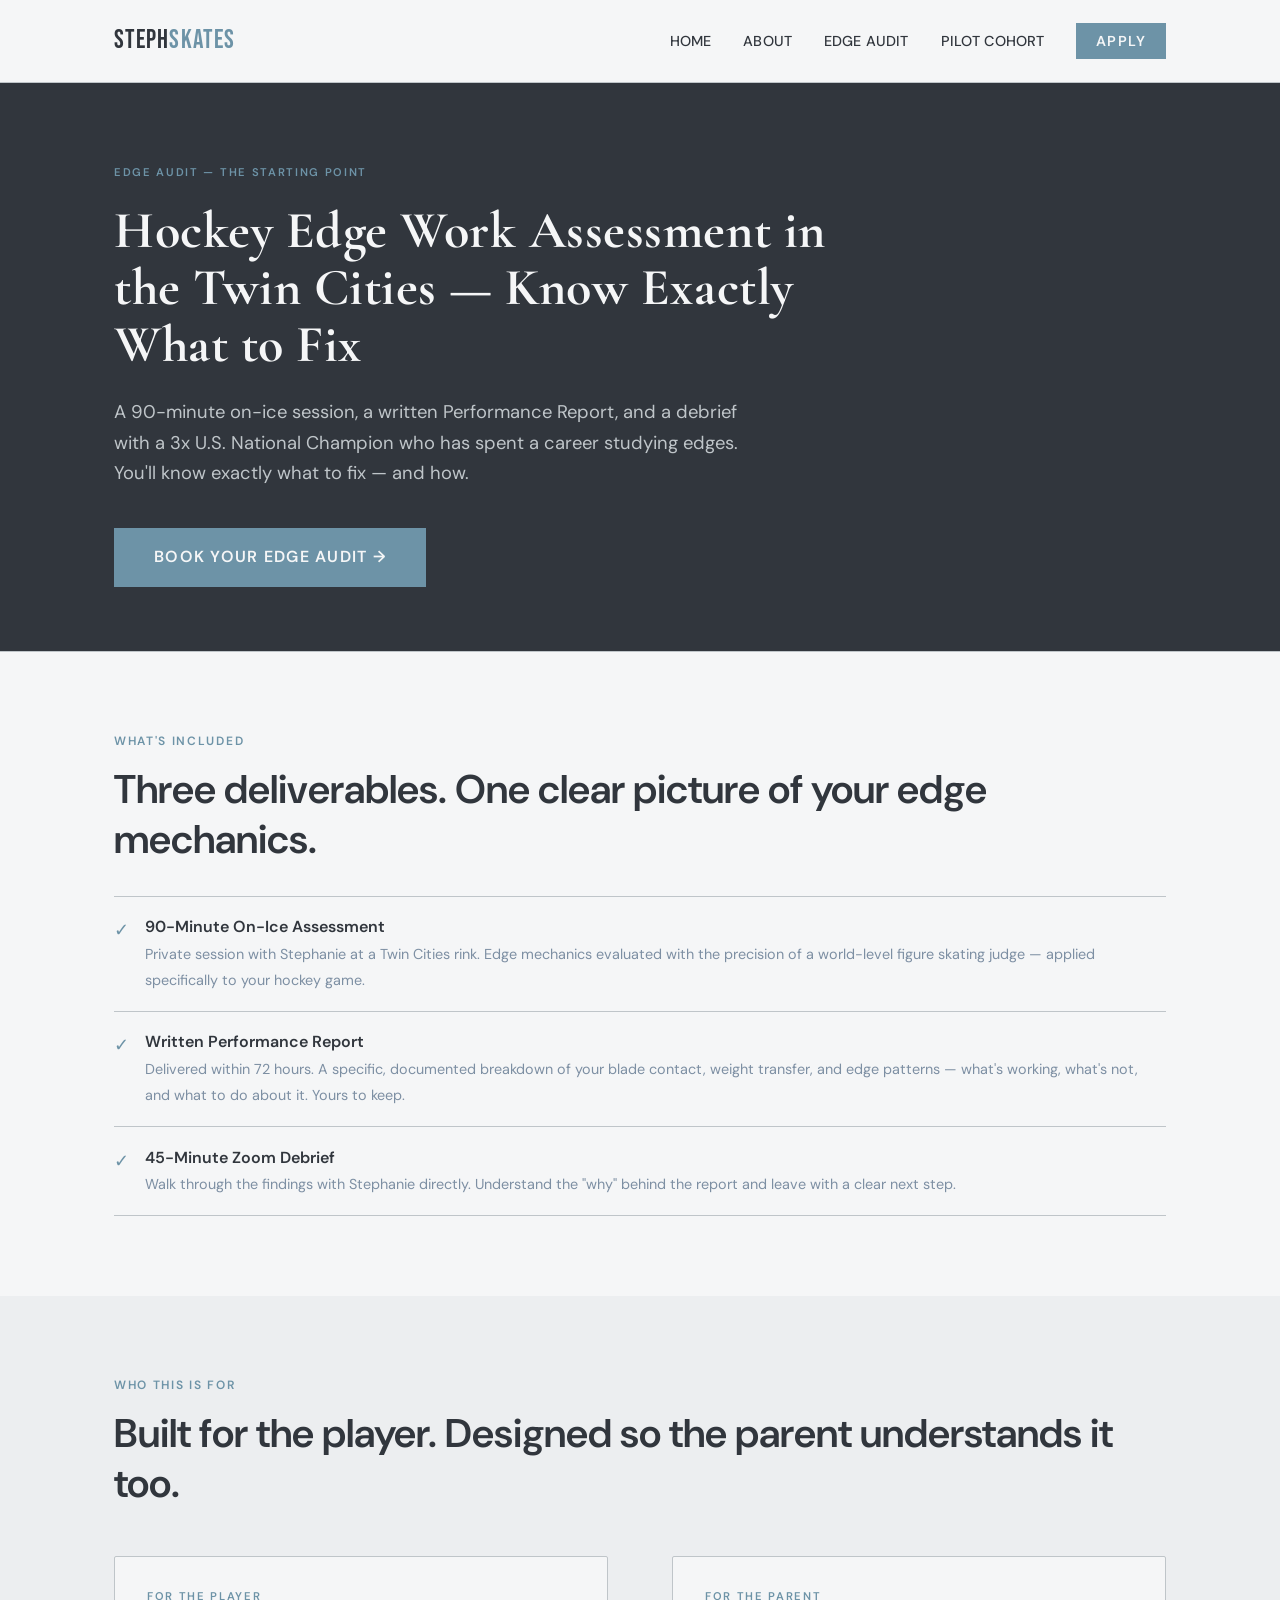
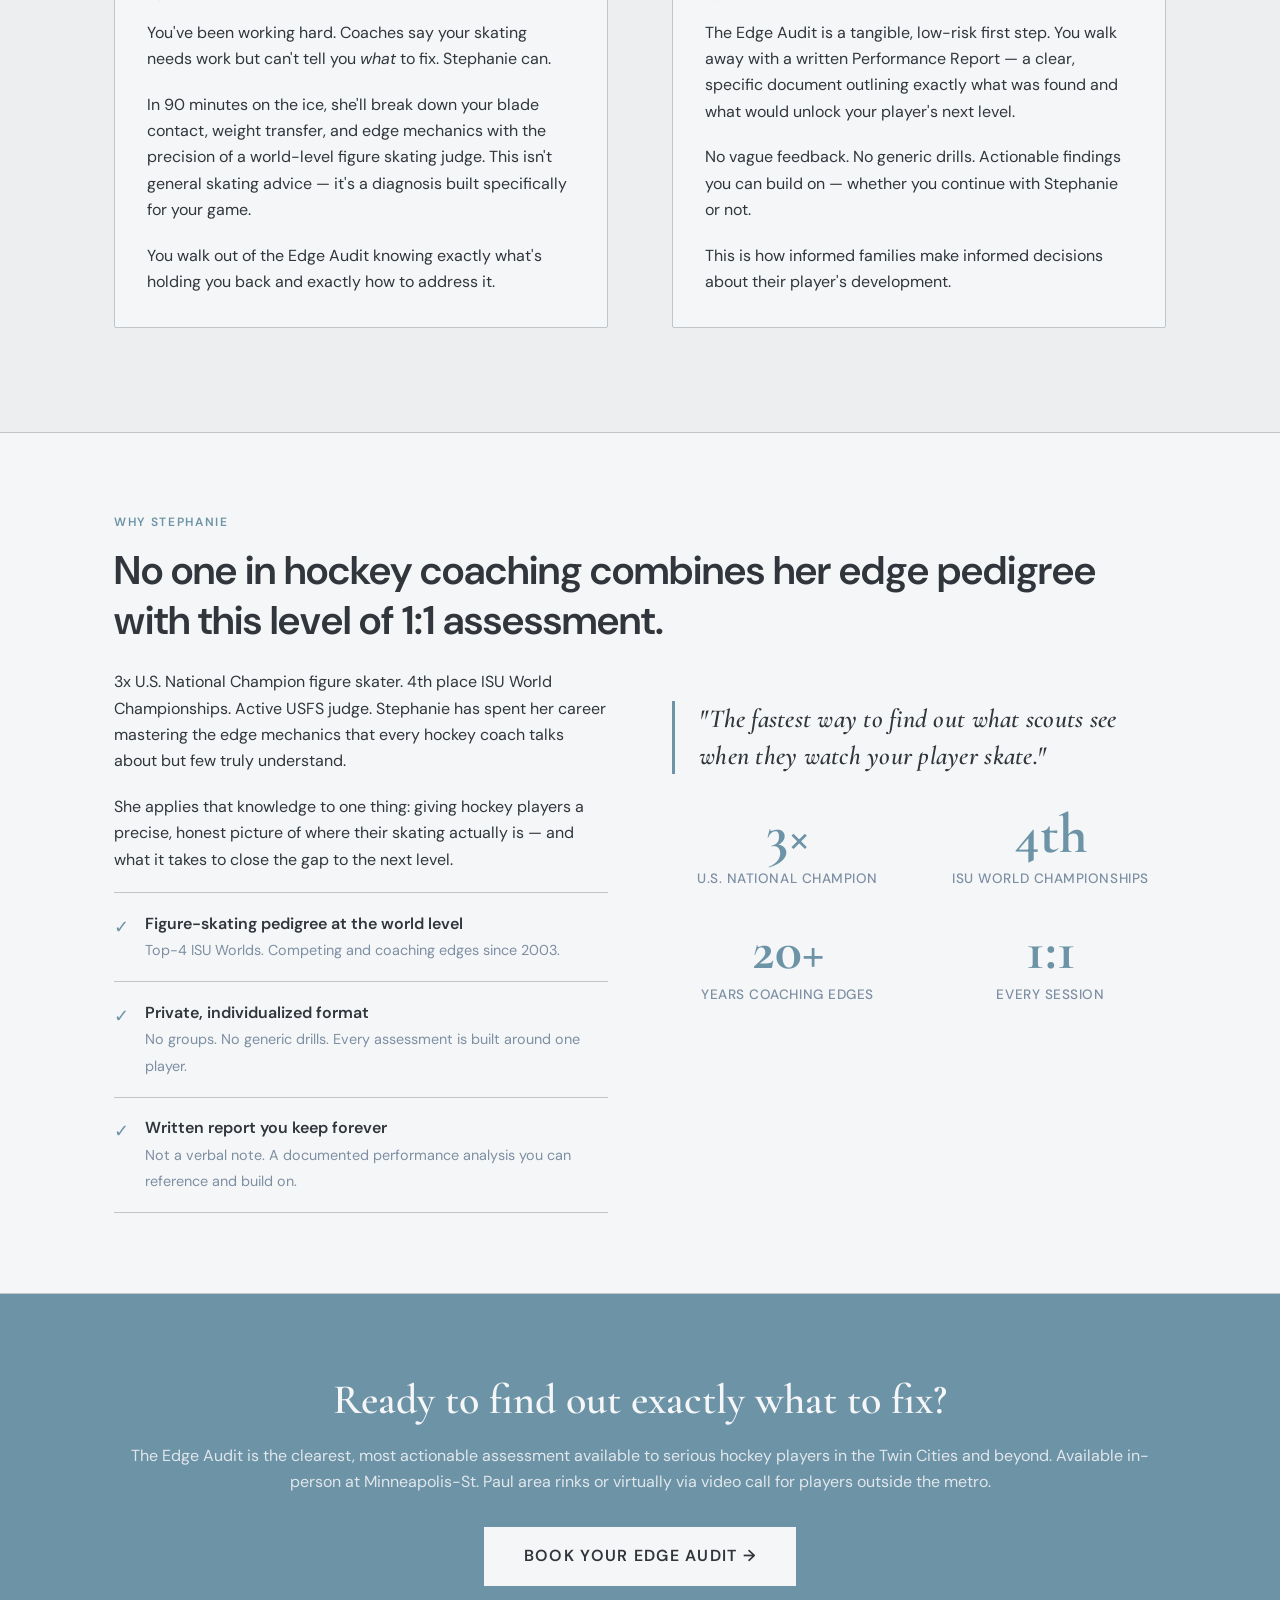
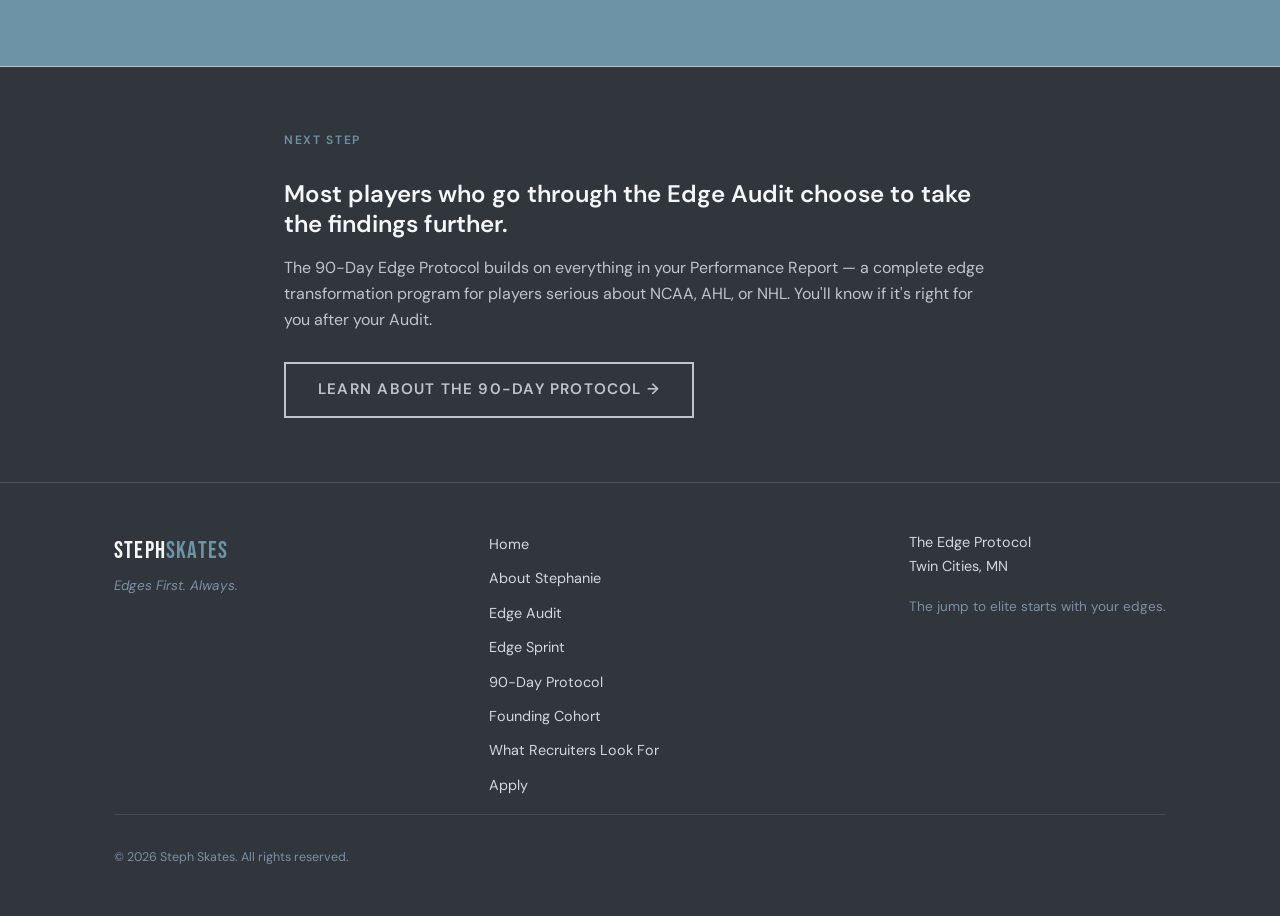
<file: edge-audit.html>
<!DOCTYPE html>
<html lang="en">
<head>
  <meta charset="UTF-8" />
  <meta name="viewport" content="width=device-width, initial-scale=1.0" />
  <title>Edge Audit — Hockey Edge Work Assessment Twin Cities, MN | Steph Skates</title>
  <meta name="description" content="Hockey edge work assessment in Twin Cities, MN. 90-minute evaluation by a 3× U.S. National Champion. Written Performance Report + Zoom debrief. Know exactly what's holding your player's skating back." />
  <link rel="stylesheet" href="css/style.css" />
  <style>
    .offer-hero {
      background: var(--graphite);
      padding: 5rem 0 4rem;
    }
    .offer-hero .badge {
      font-family: var(--body-font);
      font-size: 0.7rem;
      font-weight: 600;
      letter-spacing: 0.15em;
      text-transform: uppercase;
      color: var(--lagoon);
      margin-bottom: 1.25rem;
    }
    .offer-hero h1 {
      color: var(--pearl);
      font-size: clamp(30px, 5vw, 52px);
      max-width: 760px;
      margin-bottom: 1.5rem;
    }
    .offer-hero .subhead {
      color: var(--platinum);
      font-size: clamp(1rem, 1.5vw, 1.15rem);
      max-width: 640px;
      line-height: 1.65;
      margin-bottom: 2.5rem;
    }
    .offer-hero .subhead:last-child { margin-bottom: 0; }
    .included-list {
      list-style: none;
      margin: 2rem 0 0;
    }
    .included-list li {
      padding: 1.1rem 0;
      border-bottom: 1px solid var(--platinum);
      display: flex;
      align-items: flex-start;
      gap: 1rem;
    }
    .included-list li:first-child { border-top: 1px solid var(--platinum); }
    .included-list .check {
      color: var(--lagoon);
      font-size: 1.1rem;
      margin-top: 2px;
      flex-shrink: 0;
    }
    .included-list strong { display: block; font-weight: 600; color: var(--graphite); }
    .included-list span { font-size: 0.9rem; color: var(--slate); }
    .audience-block {
      background: var(--pearl);
      border: 1px solid var(--platinum);
      border-radius: 2px;
      padding: 2rem;
      margin-bottom: 1.5rem;
    }
    .audience-block h3 {
      font-size: 0.7rem;
      font-weight: 600;
      letter-spacing: 0.15em;
      text-transform: uppercase;
      color: var(--lagoon);
      margin-bottom: 1rem;
    }
    .bridge-section {
      background: var(--graphite);
      padding: 4rem 0;
    }
    .bridge-section h2 { color: var(--pearl); margin-bottom: 1rem; }
    .bridge-section p { color: var(--platinum); margin-bottom: 1.75rem; }
    .cta-section {
      background: var(--lagoon);
      padding: 5rem 0;
      text-align: center;
    }
    .cta-section h2 {
      color: var(--pearl);
      font-family: var(--display-font);
      font-size: clamp(26px, 4vw, 42px);
      margin-bottom: 1rem;
    }
    .cta-section p { color: rgba(245,246,247,0.85); margin-bottom: 2rem; }
    .btn--pearl {
      background: var(--pearl);
      color: var(--graphite);
      border-color: var(--pearl);
    }
    .btn--pearl:hover { background: transparent; color: var(--pearl); opacity: 1; }
  </style>

  <!-- Service schema -->
  <script type="application/ld+json">
  {
    "@context": "https://schema.org",
    "@type": "Service",
    "name": "Edge Audit",
    "description": "90-min on-ice session + written Performance Report + Zoom debrief",
    "provider": {
      "@type": "Organization",
      "name": "Steph Skates",
      "url": "https://www.stephskates.com"
    },
    "areaServed": {
      "@type": "AdministrativeArea",
      "name": "Minneapolis / Minnesota"
    },
    "url": "https://www.stephskates.com/edge-audit.html"
  }
  </script>

  <!-- FAQPage schema -->
  <script type="application/ld+json">
  {
    "@context": "https://schema.org",
    "@type": "FAQPage",
    "mainEntity": [
      {
        "@type": "Question",
        "name": "What is an Edge Audit?",
        "acceptedAnswer": {
          "@type": "Answer",
          "text": "An Edge Audit is an individual on-ice assessment of a hockey player's blade mechanics, conducted by Stephanie Culver — a three-time U.S. National Champion figure skater and USFS judge. It covers edge integrity under load, balance and weight transfer timing, crossover mechanics, pivot transitions, posture and center of gravity, and fatigue pattern indicators. The assessment produces a written report with a priority-ordered corrective plan delivered to the family."
        }
      },
      {
        "@type": "Question",
        "name": "How is an Edge Audit different from a private skating lesson?",
        "acceptedAnswer": {
          "@type": "Answer",
          "text": "A lesson delivers instruction in the session. An audit delivers a diagnosis with a written report. The audit tells you what to work on and why. Lessons without that foundation are often working on the wrong things."
        }
      },
      {
        "@type": "Question",
        "name": "Can we do the Edge Audit and then work with Stephanie on corrections?",
        "acceptedAnswer": {
          "@type": "Answer",
          "text": "Yes. Many families use the audit as the entry point into ongoing work. The written report from the audit guides the correction work that follows."
        }
      },
      {
        "@type": "Question",
        "name": "Our player's team coach says their skating is not the issue. Should we still do an audit?",
        "acceptedAnswer": {
          "@type": "Answer",
          "text": "That is one of the most common situations. Hockey coaches evaluate skating relative to the current competitive level. An Edge Audit evaluates skating relative to the level the player is trying to reach — and uses a technical framework coaches are not trained in. Both assessments can be true simultaneously."
        }
      },
      {
        "@type": "Question",
        "name": "How quickly after the Edge Audit would we see change?",
        "acceptedAnswer": {
          "@type": "Answer",
          "text": "The audit itself does not produce change — it produces information. Players who take the corrective plan into focused work see measurable improvement in 4–6 weeks. The audit is the starting point."
        }
      },
      {
        "@type": "Question",
        "name": "Is the Edge Audit worth it for a serious hockey player?",
        "acceptedAnswer": {
          "@type": "Answer",
          "text": "For hockey players aged 14–22 pursuing NCAA, USHL, NAHL, AHL, or NHL development pathways, the Edge Audit provides something no other product delivers: an individual, diagnostic, written assessment of blade mechanics from a coach with Stephanie Culver's background. Parents who go through the process consistently say the same thing — they had no idea how specific the problem was, or how addressable it was, until they had the written report in hand."
        }
      }
    ]
  }
  </script>
</head>
<body>

<!-- ── Navigation ── -->
<nav class="site-nav">
  <div class="nav-inner">
    <a href="index.html" class="nav-wordmark">Steph<span>Skates</span></a>
    <ul class="nav-links">
      <li><a href="index.html">Home</a></li>
      <li><a href="about.html">About</a></li>
      <li><a href="edge-audit.html">Edge Audit</a></li>
      <li><a href="pilot.html">Pilot Cohort</a></li>
      <li><a href="apply.html" class="nav-cta">Apply</a></li>
    </ul>
  </div>
</nav>

<!-- ── Hero ── -->
<section class="offer-hero">
  <div class="container">
    <p class="badge">Edge Audit &mdash; The Starting Point</p>
    <h1>Hockey Edge Work Assessment in the Twin Cities — Know Exactly What to Fix</h1>
    <p class="subhead">A 90-minute on-ice session, a written Performance Report, and a debrief with a 3x U.S. National Champion who has spent a career studying edges. You'll know exactly what to fix &mdash; and how.</p>
    <a href="apply.html" class="btn btn--primary btn--large">Book Your Edge Audit &rarr;</a>
  </div>
</section>

<!-- ── What's Included ── -->
<section>
  <div class="container">
    <p class="section__label">What's Included</p>
    <h2 class="section__headline">Three deliverables. One clear picture of your edge mechanics.</h2>

    <ul class="included-list">
      <li>
        <span class="check">&#10003;</span>
        <div>
          <strong>90-Minute On-Ice Assessment</strong>
          <span>Private session with Stephanie at a Twin Cities rink. Edge mechanics evaluated with the precision of a world-level figure skating judge &mdash; applied specifically to your hockey game.</span>
        </div>
      </li>
      <li>
        <span class="check">&#10003;</span>
        <div>
          <strong>Written Performance Report</strong>
          <span>Delivered within 72 hours. A specific, documented breakdown of your blade contact, weight transfer, and edge patterns &mdash; what's working, what's not, and what to do about it. Yours to keep.</span>
        </div>
      </li>
      <li>
        <span class="check">&#10003;</span>
        <div>
          <strong>45-Minute Zoom Debrief</strong>
          <span>Walk through the findings with Stephanie directly. Understand the "why" behind the report and leave with a clear next step.</span>
        </div>
      </li>
    </ul>
  </div>
</section>

<!-- ── For Player + For Parent ── -->
<section class="section--alt">
  <div class="container">
    <p class="section__label">Who This Is For</p>
    <h2 class="section__headline">Built for the player. Designed so the parent understands it too.</h2>

    <div class="two-col" style="margin-top: 3rem;">
      <div class="audience-block">
        <h3>For the Player</h3>
        <p>You've been working hard. Coaches say your skating needs work but can't tell you <em>what</em> to fix. Stephanie can.</p>
        <p>In 90 minutes on the ice, she'll break down your blade contact, weight transfer, and edge mechanics with the precision of a world-level figure skating judge. This isn't general skating advice &mdash; it's a diagnosis built specifically for your game.</p>
        <p>You walk out of the Edge Audit knowing exactly what's holding you back and exactly how to address it.</p>
      </div>
      <div class="audience-block">
        <h3>For the Parent</h3>
        <p>The Edge Audit is a tangible, low-risk first step. You walk away with a written Performance Report &mdash; a clear, specific document outlining exactly what was found and what would unlock your player's next level.</p>
        <p>No vague feedback. No generic drills. Actionable findings you can build on &mdash; whether you continue with Stephanie or not.</p>
        <p>This is how informed families make informed decisions about their player's development.</p>
      </div>
    </div>
  </div>
</section>

<!-- ── Why Stephanie ── -->
<section>
  <div class="container">
    <p class="section__label">Why Stephanie</p>
    <h2 class="section__headline">No one in hockey coaching combines her edge pedigree with this level of 1:1 assessment.</h2>

    <div class="two-col">
      <div>
        <p>3x U.S. National Champion figure skater. 4th place ISU World Championships. Active USFS judge. Stephanie has spent her career mastering the edge mechanics that every hockey coach talks about but few truly understand.</p>
        <p>She applies that knowledge to one thing: giving hockey players a precise, honest picture of where their skating actually is &mdash; and what it takes to close the gap to the next level.</p>
        <ul class="included-list" style="margin-top: 0;">
          <li>
            <span class="check">&#10003;</span>
            <div><strong>Figure-skating pedigree at the world level</strong><span>Top-4 ISU Worlds. Competing and coaching edges since 2003.</span></div>
          </li>
          <li>
            <span class="check">&#10003;</span>
            <div><strong>Private, individualized format</strong><span>No groups. No generic drills. Every assessment is built around one player.</span></div>
          </li>
          <li>
            <span class="check">&#10003;</span>
            <div><strong>Written report you keep forever</strong><span>Not a verbal note. A documented performance analysis you can reference and build on.</span></div>
          </li>
        </ul>
      </div>
      <div>
        <blockquote>"The fastest way to find out what scouts see when they watch your player skate."</blockquote>
        <div class="stat-row" style="grid-template-columns: 1fr 1fr; margin-top: 2rem;">
          <div class="stat">
            <div class="stat__number">3&times;</div>
            <div class="stat__label">U.S. National Champion</div>
          </div>
          <div class="stat">
            <div class="stat__number">4th</div>
            <div class="stat__label">ISU World Championships</div>
          </div>
          <div class="stat">
            <div class="stat__number">20+</div>
            <div class="stat__label">Years Coaching Edges</div>
          </div>
          <div class="stat">
            <div class="stat__number">1:1</div>
            <div class="stat__label">Every Session</div>
          </div>
        </div>
      </div>
    </div>
  </div>
</section>

<!-- ── CTA ── -->
<section class="cta-section">
  <div class="container">
    <h2>Ready to find out exactly what to&nbsp;fix?</h2>
    <p>The Edge Audit is the clearest, most actionable assessment available to serious hockey players in the Twin Cities and beyond. Available in-person at Minneapolis-St. Paul area rinks or virtually via video call for players outside the metro.</p>
    <a href="apply.html" class="btn btn--pearl btn--large">Book Your Edge Audit &rarr;</a>
  </div>
</section>

<!-- ── Bridge to 90-Day Protocol ── -->
<section class="bridge-section">
  <div class="container container--narrow">
    <p class="section__label" style="color: var(--lagoon);">Next Step</p>
    <h2>Most players who go through the Edge Audit choose to take the findings further.</h2>
    <p>The 90-Day Edge Protocol builds on everything in your Performance Report &mdash; a complete edge transformation program for players serious about NCAA, AHL, or NHL. You'll know if it's right for you after your Audit.</p>
    <a href="90-day-protocol.html" class="btn btn--outline" style="border-color: var(--platinum); color: var(--platinum);">Learn about the 90-Day Protocol &rarr;</a>
  </div>
</section>

<!-- ── Footer ── -->
<footer class="site-footer">
  <div class="container">
    <div class="footer-inner">
      <div>
        <div class="footer__wordmark">Steph<span>Skates</span></div>
        <div class="footer__tagline">Edges First. Always.</div>
      </div>
      <ul class="footer__links">
        <li><a href="index.html">Home</a></li>
        <li><a href="about.html">About Stephanie</a></li>
        <li><a href="edge-audit.html">Edge Audit</a></li>
        <li><a href="edge-sprint.html">Edge Sprint</a></li>
        <li><a href="90-day-protocol.html">90-Day Protocol</a></li>
        <li><a href="pilot.html">Founding Cohort</a></li>
        <li><a href="what-hockey-recruiters-look-for.html">What Recruiters Look For</a></li>
        <li><a href="apply.html">Apply</a></li>
      </ul>
      <div>
        <p style="font-size: 0.9rem; color: var(--mist);">The Edge Protocol<br>Twin Cities, MN</p>
        <p style="font-size: 0.85rem; color: var(--slate); margin-top: 0.5rem;">The jump to elite starts with your edges.</p>
      </div>
    </div>
    <p class="footer__copy">&copy; 2026 Steph Skates. All rights reserved.</p>
  </div>
</footer>

</body>
</html>
</file>
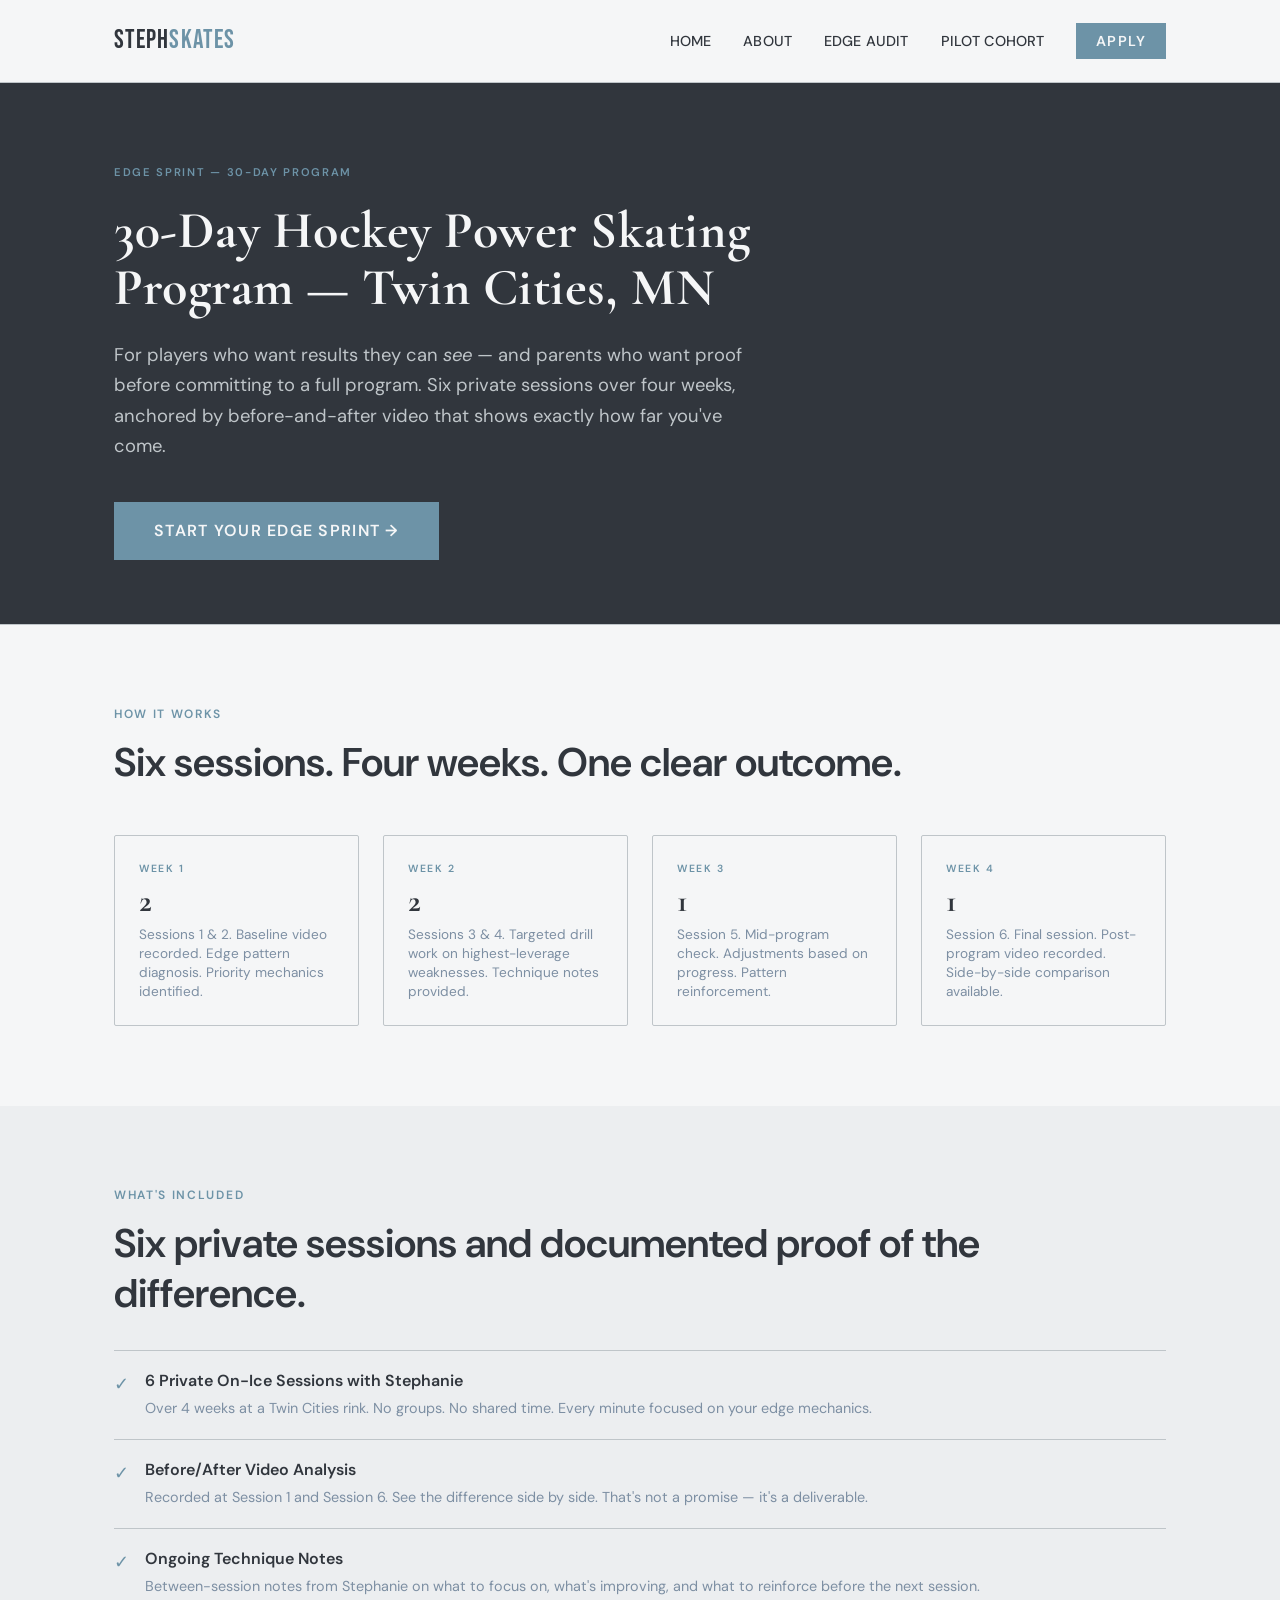
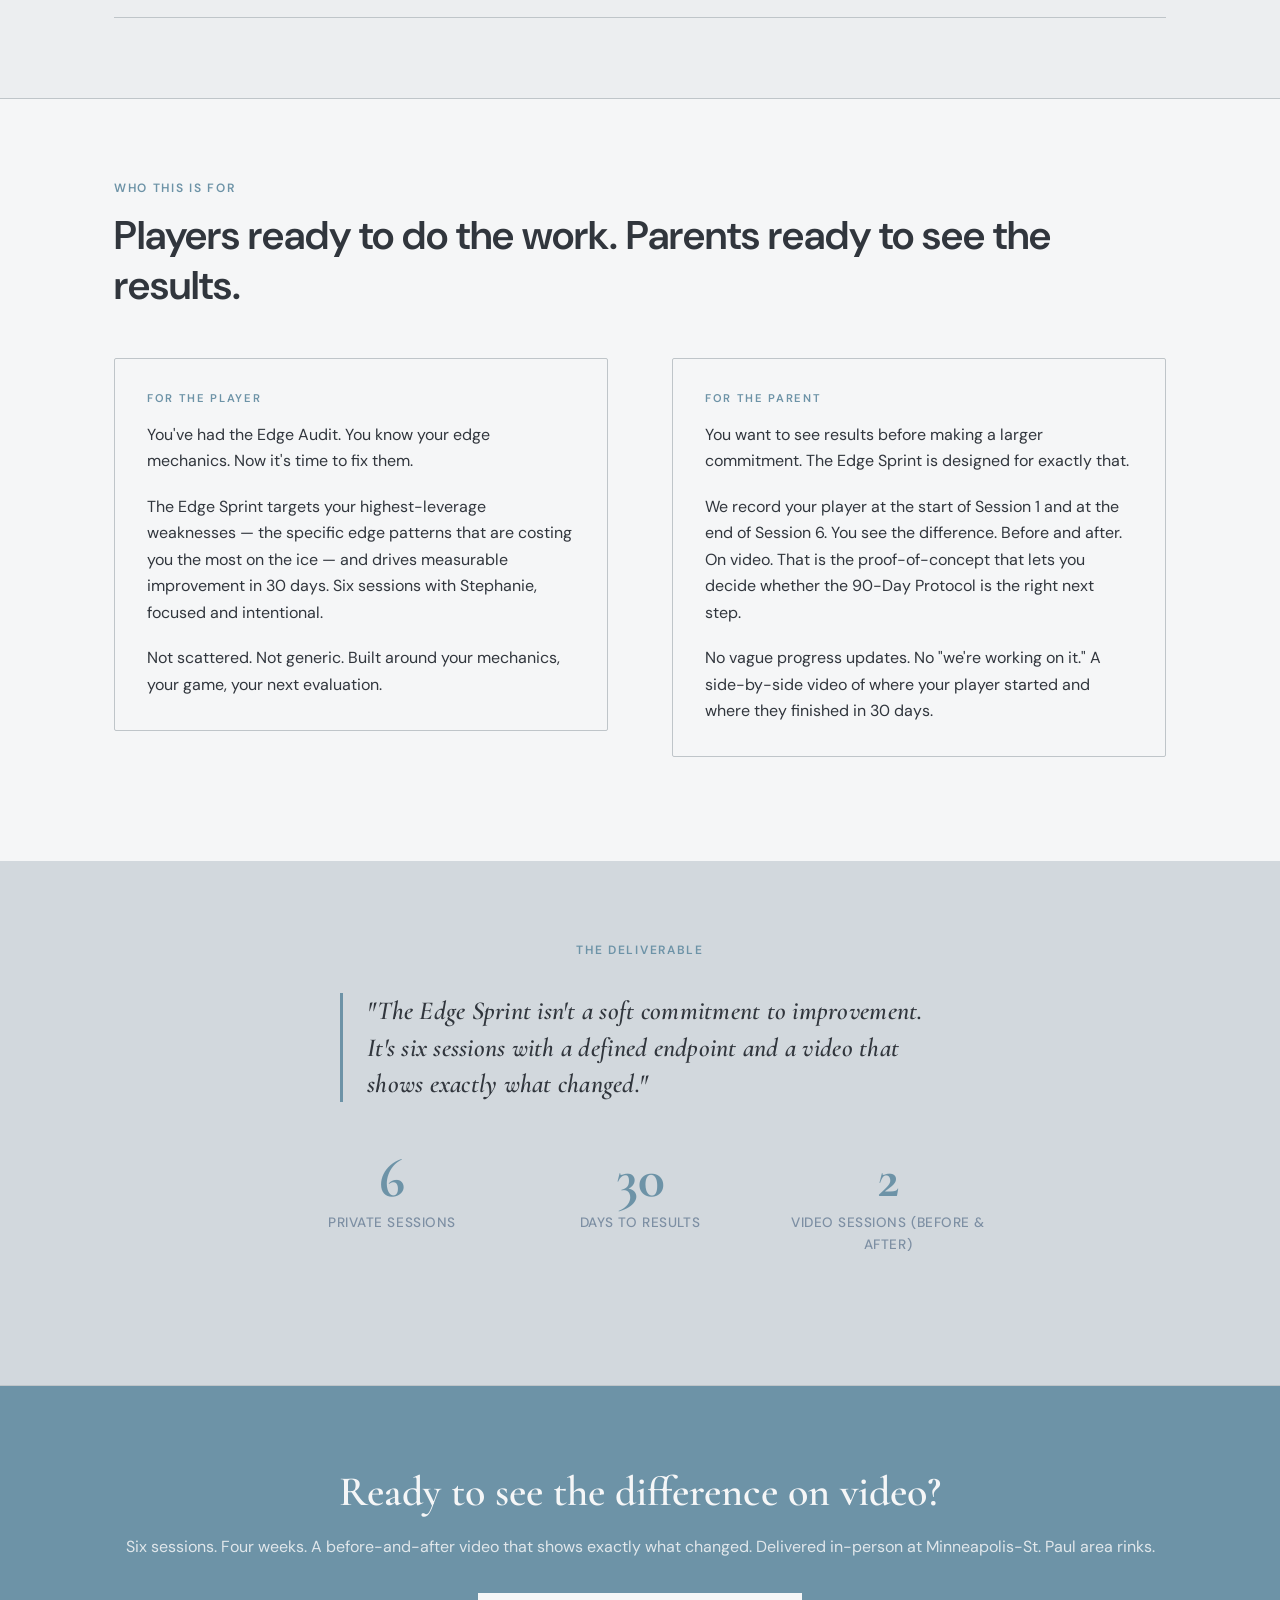
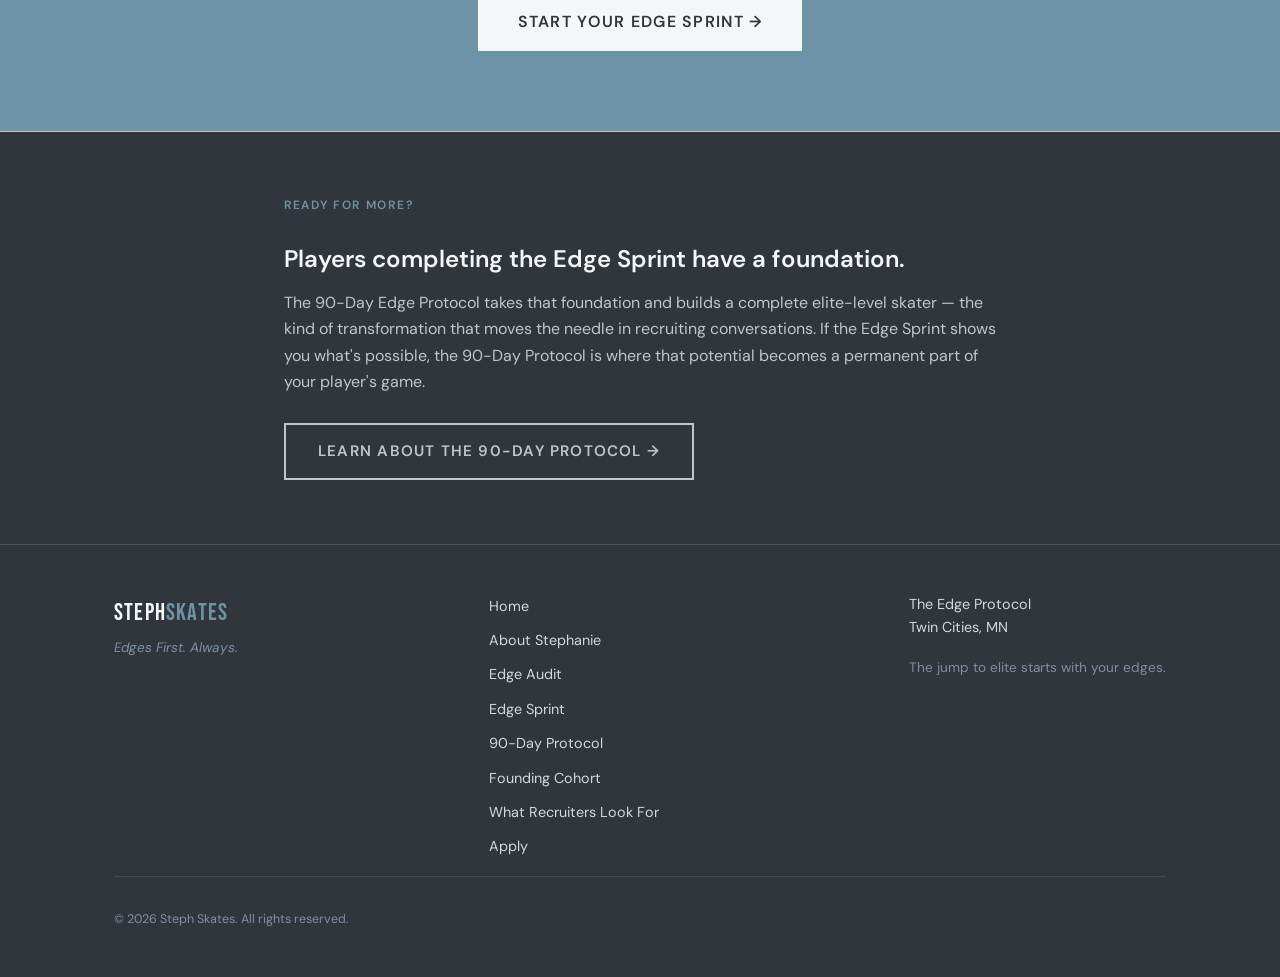
<file: edge-sprint.html>
<!DOCTYPE html>
<html lang="en">
<head>
  <meta charset="UTF-8" />
  <meta name="viewport" content="width=device-width, initial-scale=1.0" />
  <title>Edge Sprint — 30-Day Hockey Power Skating Program Twin Cities, MN | Steph Skates</title>
  <meta name="description" content="30-day hockey power skating program in Twin Cities, MN. 6 private on-ice sessions with before/after video analysis. Real, measurable edge improvement with a 3× U.S. National Champion coach." />
  <link rel="stylesheet" href="css/style.css" />
  <style>
    .offer-hero {
      background: var(--graphite);
      padding: 5rem 0 4rem;
    }
    .offer-hero .badge {
      font-family: var(--body-font);
      font-size: 0.7rem;
      font-weight: 600;
      letter-spacing: 0.15em;
      text-transform: uppercase;
      color: var(--lagoon);
      margin-bottom: 1.25rem;
    }
    .offer-hero h1 {
      color: var(--pearl);
      font-size: clamp(30px, 5vw, 52px);
      max-width: 760px;
      margin-bottom: 1.5rem;
    }
    .offer-hero .subhead {
      color: var(--platinum);
      font-size: clamp(1rem, 1.5vw, 1.15rem);
      max-width: 640px;
      line-height: 1.65;
      margin-bottom: 2.5rem;
    }
    .offer-hero .subhead:last-child { margin-bottom: 0; }
    .included-list {
      list-style: none;
      margin: 2rem 0 0;
    }
    .included-list li {
      padding: 1.1rem 0;
      border-bottom: 1px solid var(--platinum);
      display: flex;
      align-items: flex-start;
      gap: 1rem;
    }
    .included-list li:first-child { border-top: 1px solid var(--platinum); }
    .included-list .check {
      color: var(--lagoon);
      font-size: 1.1rem;
      margin-top: 2px;
      flex-shrink: 0;
    }
    .included-list strong { display: block; font-weight: 600; color: var(--graphite); }
    .included-list span { font-size: 0.9rem; color: var(--slate); }
    .audience-block {
      background: var(--pearl);
      border: 1px solid var(--platinum);
      border-radius: 2px;
      padding: 2rem;
      margin-bottom: 1.5rem;
    }
    .audience-block h3 {
      font-size: 0.7rem;
      font-weight: 600;
      letter-spacing: 0.15em;
      text-transform: uppercase;
      color: var(--lagoon);
      margin-bottom: 1rem;
    }
    .bridge-section {
      background: var(--graphite);
      padding: 4rem 0;
    }
    .bridge-section h2 { color: var(--pearl); margin-bottom: 1rem; }
    .bridge-section p { color: var(--platinum); margin-bottom: 1.75rem; }
    .cta-section {
      background: var(--lagoon);
      padding: 5rem 0;
      text-align: center;
    }
    .cta-section h2 {
      color: var(--pearl);
      font-family: var(--display-font);
      font-size: clamp(26px, 4vw, 42px);
      margin-bottom: 1rem;
    }
    .cta-section p { color: rgba(245,246,247,0.85); margin-bottom: 2rem; }
    .btn--pearl {
      background: var(--pearl);
      color: var(--graphite);
      border-color: var(--pearl);
    }
    .btn--pearl:hover { background: transparent; color: var(--pearl); opacity: 1; }
    .timeline {
      display: grid;
      grid-template-columns: repeat(4, 1fr);
      gap: 1.5rem;
      margin-top: 3rem;
    }
    .timeline-week {
      background: var(--pearl);
      border: 1px solid var(--platinum);
      border-radius: 2px;
      padding: 1.5rem;
    }
    .timeline-week__label {
      font-size: 0.65rem;
      font-weight: 600;
      letter-spacing: 0.15em;
      text-transform: uppercase;
      color: var(--lagoon);
      margin-bottom: 0.5rem;
    }
    .timeline-week__sessions {
      font-family: var(--display-font);
      font-size: 2rem;
      font-weight: 700;
      color: var(--graphite);
      line-height: 1;
      margin-bottom: 0.5rem;
    }
    .timeline-week p {
      font-size: 0.85rem;
      color: var(--slate);
      margin-bottom: 0;
      line-height: 1.4;
    }
    @media (max-width: 700px) {
      .timeline { grid-template-columns: 1fr 1fr; }
    }
    @media (max-width: 440px) {
      .timeline { grid-template-columns: 1fr; }
    }
  </style>

  <!-- Service schema -->
  <script type="application/ld+json">
  {
    "@context": "https://schema.org",
    "@type": "Service",
    "name": "Edge Sprint",
    "description": "6 sessions over 4 weeks with before/after video analysis",
    "provider": {
      "@type": "Organization",
      "name": "Steph Skates",
      "url": "https://www.stephskates.com"
    },
    "areaServed": {
      "@type": "AdministrativeArea",
      "name": "Minneapolis / Minnesota"
    },
    "url": "https://www.stephskates.com/edge-sprint.html"
  }
  </script>

  <!-- FAQPage schema -->
  <script type="application/ld+json">
  {
    "@context": "https://schema.org",
    "@type": "FAQPage",
    "mainEntity": [
      {
        "@type": "Question",
        "name": "What is the Edge Sprint program?",
        "acceptedAnswer": {
          "@type": "Answer",
          "text": "The Edge Sprint is a 30-day hockey power skating program consisting of 6 private sessions over 4 weeks with before/after video analysis. It is designed for players who want measurable improvement with documented proof of progress — before committing to a longer program."
        }
      },
      {
        "@type": "Question",
        "name": "How many sessions are in the Edge Sprint and how are they structured?",
        "acceptedAnswer": {
          "@type": "Answer",
          "text": "The Edge Sprint includes 6 private sessions spread over 4 weeks: 2 sessions in week 1 (baseline video + edge diagnosis), 2 sessions in week 2 (targeted drill work), 1 session in week 3 (mid-program check and adjustments), and 1 session in week 4 (final session with post-program video for before/after comparison)."
        }
      },
      {
        "@type": "Question",
        "name": "What results can a player expect from the Edge Sprint?",
        "acceptedAnswer": {
          "@type": "Answer",
          "text": "Players in the Edge Sprint see measurable improvement in their highest-leverage skating mechanics over 4 weeks. The before/after video is documented and comparable — players and families can see the specific mechanical changes on screen. Most players see visible change in crossover edge angle, stride mechanics, or transition fluency depending on their diagnostic profile."
        }
      },
      {
        "@type": "Question",
        "name": "Who is the Edge Sprint designed for?",
        "acceptedAnswer": {
          "@type": "Answer",
          "text": "The Edge Sprint is designed for serious hockey players who want documented proof of skating improvement before committing to the full 90-Day Protocol, players with a specific skating issue they want to address in a structured 30-day window, and players preparing for a showcase, tryout, or recruiting event and want to show visible improvement on video."
        }
      },
      {
        "@type": "Question",
        "name": "Can the Edge Sprint lead into the 90-Day Protocol?",
        "acceptedAnswer": {
          "@type": "Answer",
          "text": "Yes. Many players use the Edge Sprint as an entry point and transition into the 90-Day Edge Protocol. The diagnostic and correction work from the Sprint carries directly into the longer program — it is not repeated work."
        }
      }
    ]
  }
  </script>
</head>
<body>

<!-- ── Navigation ── -->
<nav class="site-nav">
  <div class="nav-inner">
    <a href="index.html" class="nav-wordmark">Steph<span>Skates</span></a>
    <ul class="nav-links">
      <li><a href="index.html">Home</a></li>
      <li><a href="about.html">About</a></li>
      <li><a href="edge-audit.html">Edge Audit</a></li>
      <li><a href="pilot.html">Pilot Cohort</a></li>
      <li><a href="apply.html" class="nav-cta">Apply</a></li>
    </ul>
  </div>
</nav>

<!-- ── Hero ── -->
<section class="offer-hero">
  <div class="container">
    <p class="badge">Edge Sprint &mdash; 30-Day Program</p>
    <h1>30-Day Hockey Power Skating Program — Twin Cities, MN</h1>
    <p class="subhead">For players who want results they can <em>see</em> &mdash; and parents who want proof before committing to a full program. Six private sessions over four weeks, anchored by before-and-after video that shows exactly how far you've come.</p>
    <a href="apply.html" class="btn btn--primary btn--large">Start Your Edge Sprint &rarr;</a>
  </div>
</section>

<!-- ── The Program ── -->
<section>
  <div class="container">
    <p class="section__label">How It Works</p>
    <h2 class="section__headline">Six sessions. Four weeks. One clear outcome.</h2>

    <div class="timeline">
      <div class="timeline-week">
        <div class="timeline-week__label">Week 1</div>
        <div class="timeline-week__sessions">2</div>
        <p>Sessions 1 &amp; 2. Baseline video recorded. Edge pattern diagnosis. Priority mechanics identified.</p>
      </div>
      <div class="timeline-week">
        <div class="timeline-week__label">Week 2</div>
        <div class="timeline-week__sessions">2</div>
        <p>Sessions 3 &amp; 4. Targeted drill work on highest-leverage weaknesses. Technique notes provided.</p>
      </div>
      <div class="timeline-week">
        <div class="timeline-week__label">Week 3</div>
        <div class="timeline-week__sessions">1</div>
        <p>Session 5. Mid-program check. Adjustments based on progress. Pattern reinforcement.</p>
      </div>
      <div class="timeline-week">
        <div class="timeline-week__label">Week 4</div>
        <div class="timeline-week__sessions">1</div>
        <p>Session 6. Final session. Post-program video recorded. Side-by-side comparison available.</p>
      </div>
    </div>
  </div>
</section>

<!-- ── What's Included ── -->
<section class="section--alt">
  <div class="container">
    <p class="section__label">What's Included</p>
    <h2 class="section__headline">Six private sessions and documented proof of the difference.</h2>

    <ul class="included-list">
      <li>
        <span class="check">&#10003;</span>
        <div>
          <strong>6 Private On-Ice Sessions with Stephanie</strong>
          <span>Over 4 weeks at a Twin Cities rink. No groups. No shared time. Every minute focused on your edge mechanics.</span>
        </div>
      </li>
      <li>
        <span class="check">&#10003;</span>
        <div>
          <strong>Before/After Video Analysis</strong>
          <span>Recorded at Session 1 and Session 6. See the difference side by side. That's not a promise &mdash; it's a deliverable.</span>
        </div>
      </li>
      <li>
        <span class="check">&#10003;</span>
        <div>
          <strong>Ongoing Technique Notes</strong>
          <span>Between-session notes from Stephanie on what to focus on, what's improving, and what to reinforce before the next session.</span>
        </div>
      </li>
    </ul>
  </div>
</section>

<!-- ── For Player + For Parent ── -->
<section>
  <div class="container">
    <p class="section__label">Who This Is For</p>
    <h2 class="section__headline">Players ready to do the work. Parents ready to see the results.</h2>

    <div class="two-col" style="margin-top: 3rem;">
      <div class="audience-block">
        <h3>For the Player</h3>
        <p>You've had the Edge Audit. You know your edge mechanics. Now it's time to fix them.</p>
        <p>The Edge Sprint targets your highest-leverage weaknesses &mdash; the specific edge patterns that are costing you the most on the ice &mdash; and drives measurable improvement in 30 days. Six sessions with Stephanie, focused and intentional.</p>
        <p>Not scattered. Not generic. Built around your mechanics, your game, your next evaluation.</p>
      </div>
      <div class="audience-block">
        <h3>For the Parent</h3>
        <p>You want to see results before making a larger commitment. The Edge Sprint is designed for exactly that.</p>
        <p>We record your player at the start of Session 1 and at the end of Session 6. You see the difference. Before and after. On video. That is the proof-of-concept that lets you decide whether the 90-Day Protocol is the right next step.</p>
        <p>No vague progress updates. No "we're working on it." A side-by-side video of where your player started and where they finished in 30 days.</p>
      </div>
    </div>
  </div>
</section>

<!-- ── Social Proof Hook ── -->
<section class="section--mist">
  <div class="container container--narrow" style="text-align: center;">
    <p class="section__label">The Deliverable</p>
    <blockquote style="text-align: left; max-width: 600px; margin: 2rem auto;">"The Edge Sprint isn't a soft commitment to improvement. It's six sessions with a defined endpoint and a video that shows exactly what changed."</blockquote>
    <div class="stat-row" style="grid-template-columns: repeat(3, 1fr); margin-top: 3rem;">
      <div class="stat">
        <div class="stat__number">6</div>
        <div class="stat__label">Private Sessions</div>
      </div>
      <div class="stat">
        <div class="stat__number">30</div>
        <div class="stat__label">Days to Results</div>
      </div>
      <div class="stat">
        <div class="stat__number">2</div>
        <div class="stat__label">Video Sessions (Before &amp; After)</div>
      </div>
    </div>
  </div>
</section>

<!-- ── CTA ── -->
<section class="cta-section">
  <div class="container">
    <h2>Ready to see the difference&nbsp;on&nbsp;video?</h2>
    <p>Six sessions. Four weeks. A before-and-after video that shows exactly what changed. Delivered in-person at Minneapolis-St. Paul area rinks.</p>
    <a href="apply.html" class="btn btn--pearl btn--large">Start Your Edge Sprint &rarr;</a>
  </div>
</section>

<!-- ── Bridge to 90-Day Protocol ── -->
<section class="bridge-section">
  <div class="container container--narrow">
    <p class="section__label" style="color: var(--lagoon);">Ready for More?</p>
    <h2>Players completing the Edge Sprint have a foundation.</h2>
    <p>The 90-Day Edge Protocol takes that foundation and builds a complete elite-level skater &mdash; the kind of transformation that moves the needle in recruiting conversations. If the Edge Sprint shows you what's possible, the 90-Day Protocol is where that potential becomes a permanent part of your player's game.</p>
    <a href="90-day-protocol.html" class="btn btn--outline" style="border-color: var(--platinum); color: var(--platinum);">Learn about the 90-Day Protocol &rarr;</a>
  </div>
</section>

<!-- ── Footer ── -->
<footer class="site-footer">
  <div class="container">
    <div class="footer-inner">
      <div>
        <div class="footer__wordmark">Steph<span>Skates</span></div>
        <div class="footer__tagline">Edges First. Always.</div>
      </div>
      <ul class="footer__links">
        <li><a href="index.html">Home</a></li>
        <li><a href="about.html">About Stephanie</a></li>
        <li><a href="edge-audit.html">Edge Audit</a></li>
        <li><a href="edge-sprint.html">Edge Sprint</a></li>
        <li><a href="90-day-protocol.html">90-Day Protocol</a></li>
        <li><a href="pilot.html">Founding Cohort</a></li>
        <li><a href="what-hockey-recruiters-look-for.html">What Recruiters Look For</a></li>
        <li><a href="apply.html">Apply</a></li>
      </ul>
      <div>
        <p style="font-size: 0.9rem; color: var(--mist);">The Edge Protocol<br>Twin Cities, MN</p>
        <p style="font-size: 0.85rem; color: var(--slate); margin-top: 0.5rem;">The jump to elite starts with your edges.</p>
      </div>
    </div>
    <p class="footer__copy">&copy; 2026 Steph Skates. All rights reserved.</p>
  </div>
</footer>

</body>
</html>
</file>
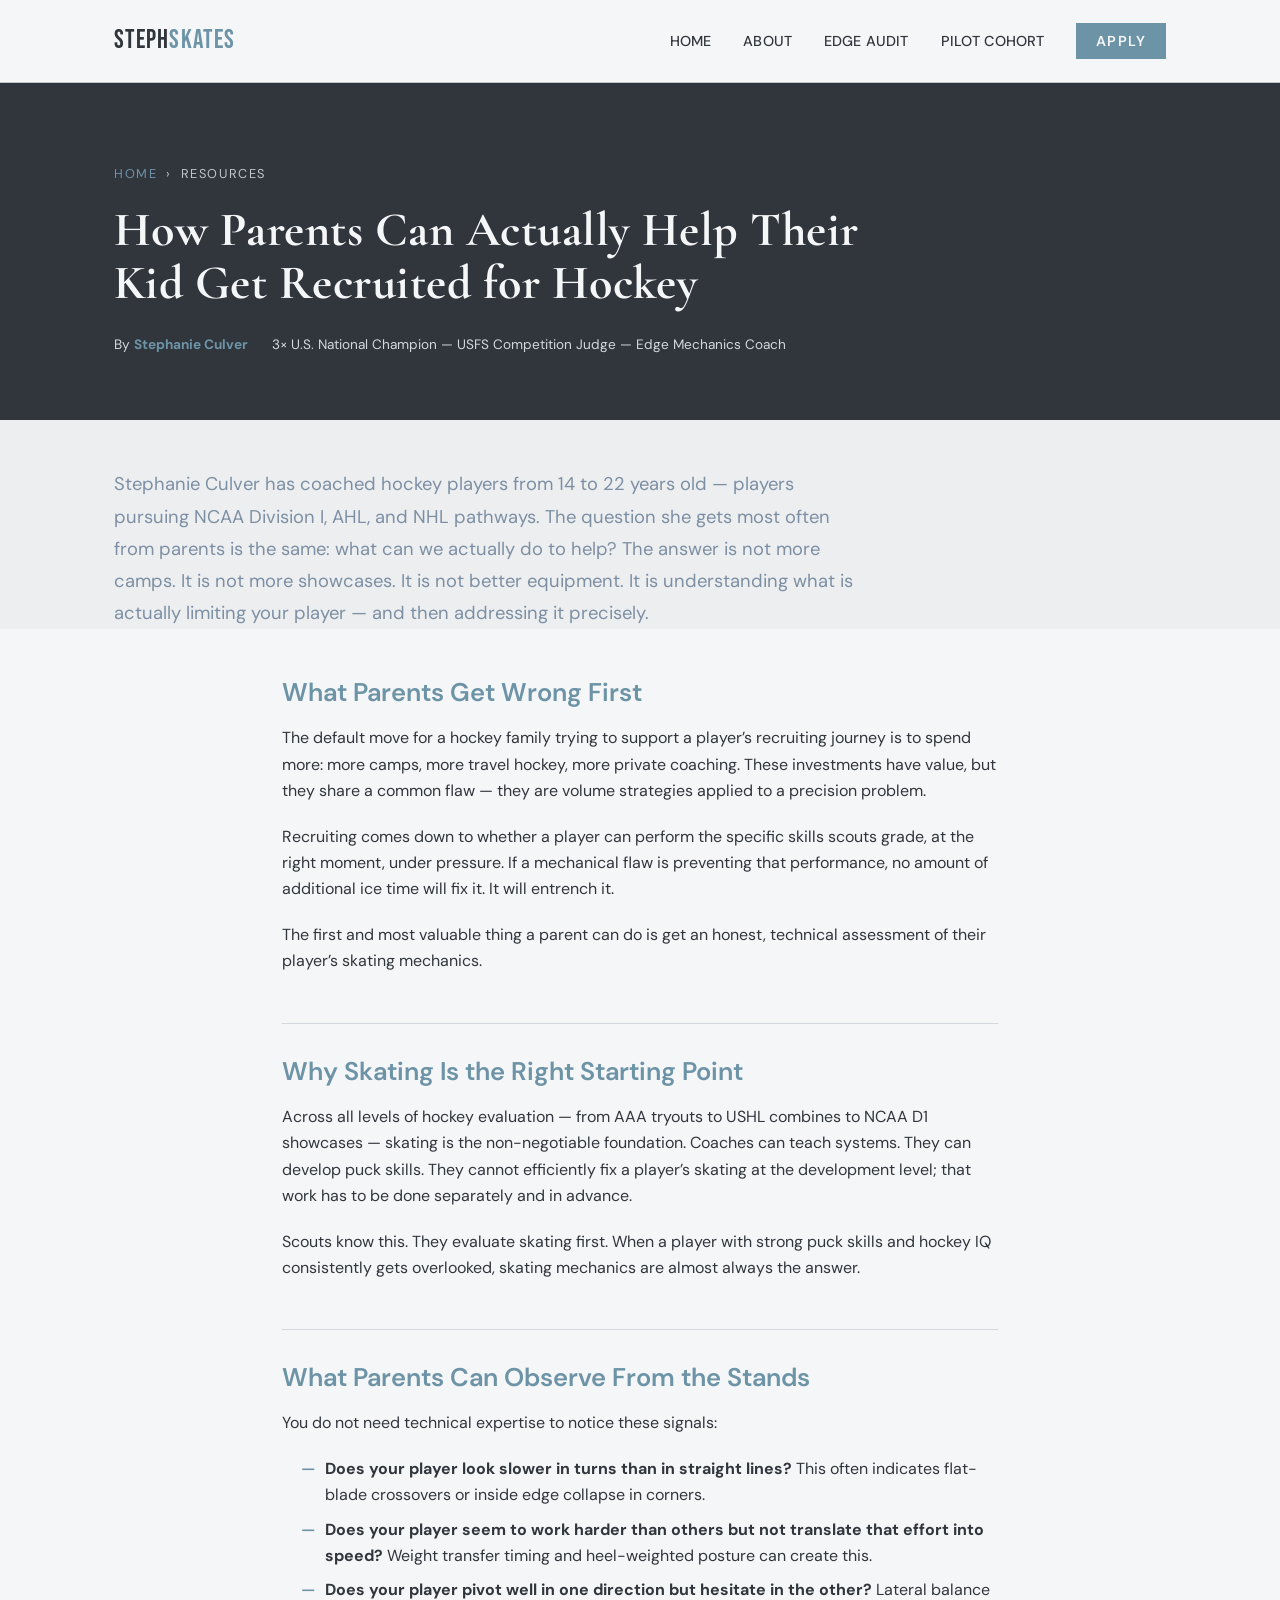
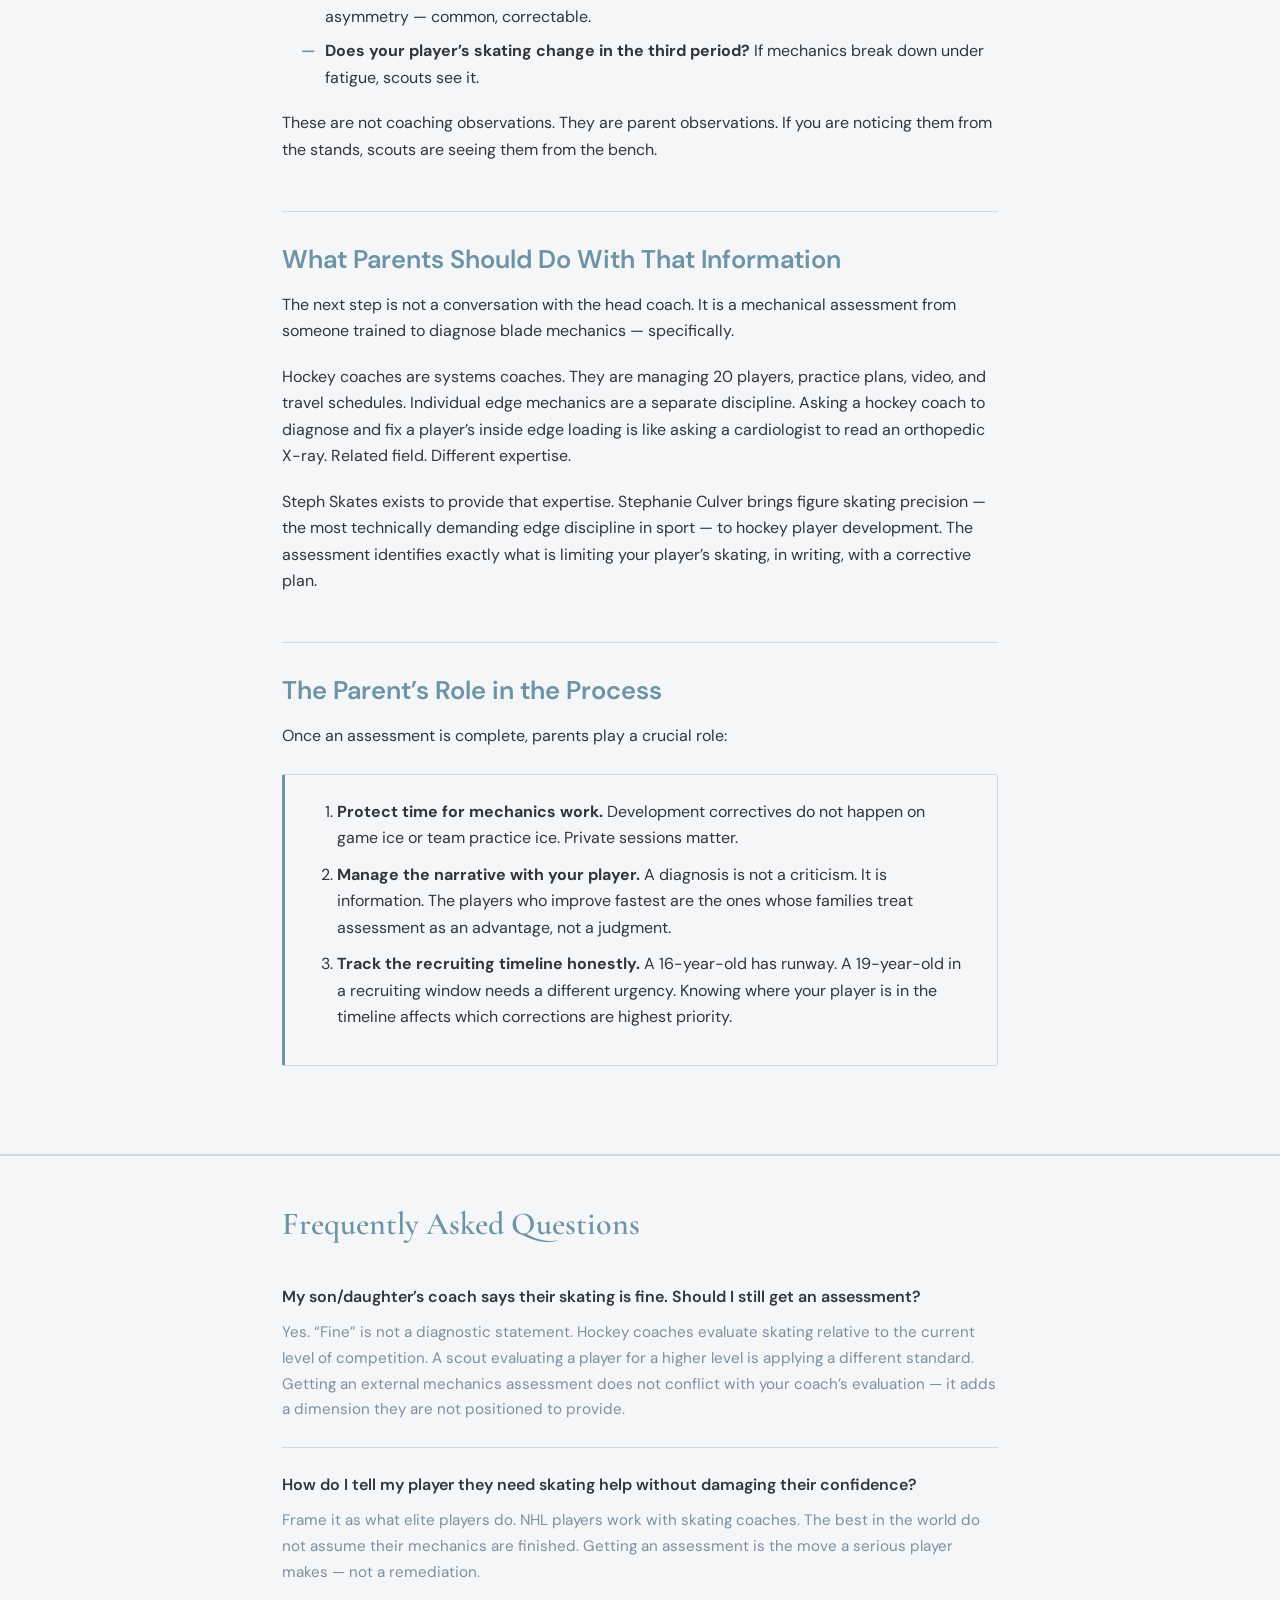
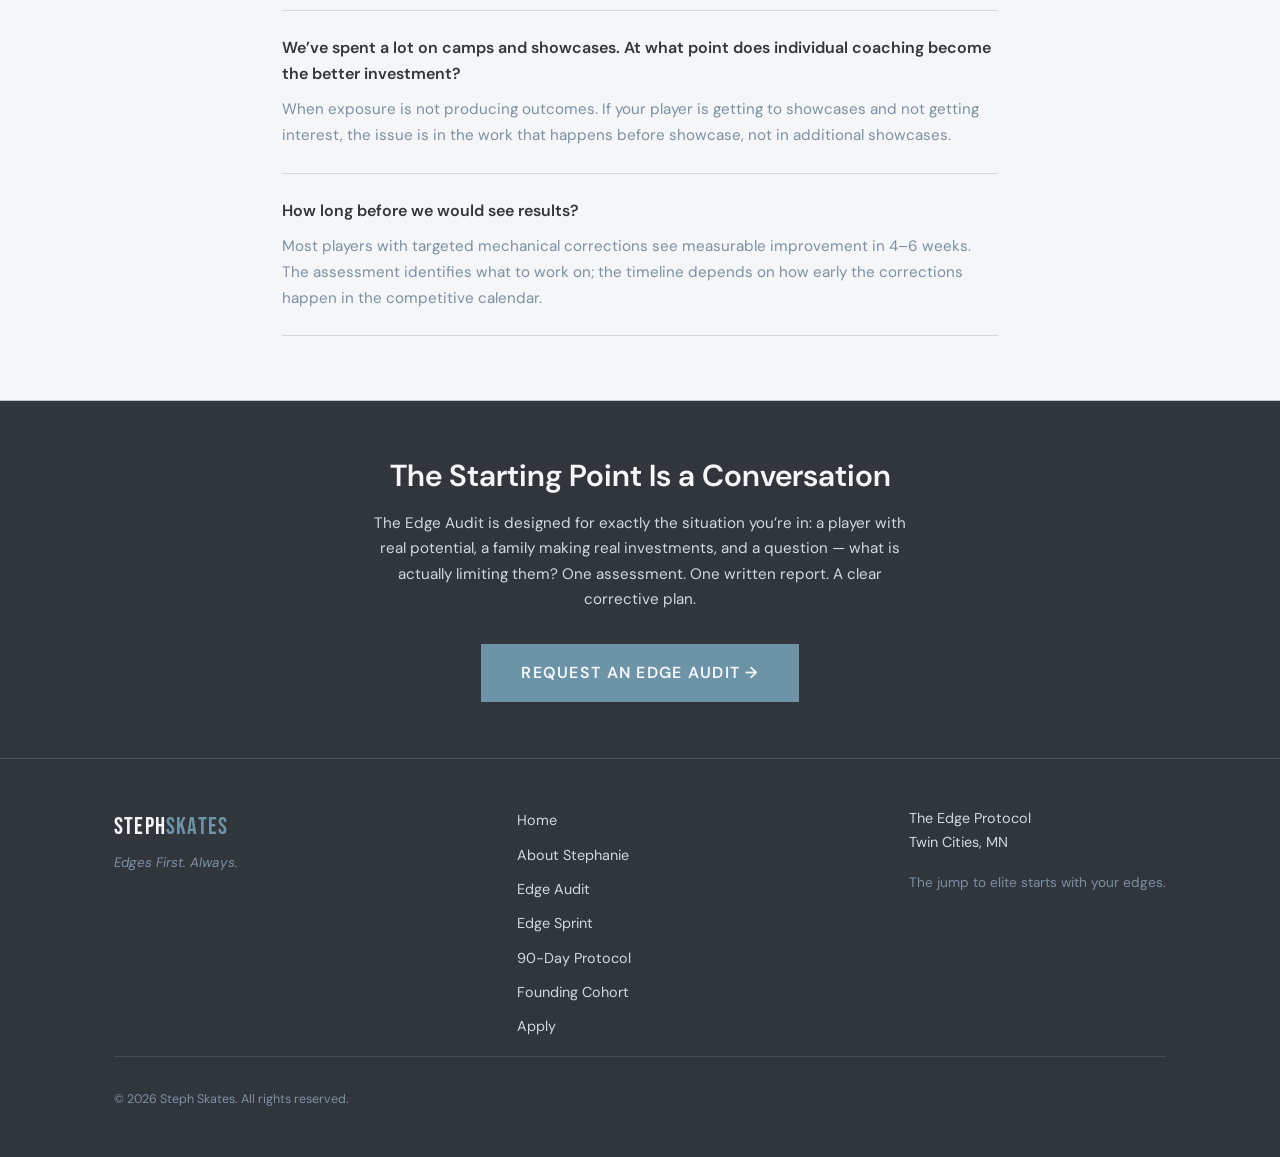
<file: parents-help-hockey-recruiting.html>
<!DOCTYPE html>
<html lang="en">
<head>
  <meta charset="UTF-8" />
  <meta name="viewport" content="width=device-width, initial-scale=1.0" />
  <title>How Parents Can Actually Help Their Kid Get Recruited for Hockey | Steph Skates</title>
  <meta name="description" content="The answer isn't more camps or more showcases. Stephanie Culver explains what parents can do to genuinely move the needle on their player's hockey recruiting — starting with an honest technical assessment of skating mechanics." />
  <link rel="stylesheet" href="css/style.css" />

  <!-- Article structured data -->
  <script type="application/ld+json">
  {
    "@context": "https://schema.org",
    "@type": "Article",
    "headline": "How Parents Can Actually Help Their Kid Get Recruited for Hockey",
    "description": "The answer isn't more camps or showcases. Stephanie Culver explains what parents can do to genuinely move the needle on their player's recruiting — starting with an honest technical assessment of skating mechanics.",
    "author": {
      "@type": "Person",
      "name": "Stephanie Culver",
      "jobTitle": "Hockey Power Skating Coach, USFS Competition Judge",
      "url": "https://www.stephskates.com/about.html"
    },
    "publisher": {
      "@type": "Organization",
      "name": "Steph Skates",
      "url": "https://www.stephskates.com"
    },
    "url": "https://www.stephskates.com/parents-help-hockey-recruiting.html",
    "datePublished": "2026-06-25",
    "dateModified": "2026-06-25"
  }
  </script>

  <!-- FAQ structured data -->
  <script type="application/ld+json">
  {
    "@context": "https://schema.org",
    "@type": "FAQPage",
    "mainEntity": [
      {
        "@type": "Question",
        "name": "My son or daughter's coach says their skating is fine. Should I still get an assessment?",
        "acceptedAnswer": {
          "@type": "Answer",
          "text": "Yes. \"Fine\" is not a diagnostic statement. Hockey coaches evaluate skating relative to the current level of competition. A scout evaluating a player for a higher level is applying a different standard. Getting an external mechanics assessment does not conflict with your coach's evaluation — it adds a dimension they are not positioned to provide."
        }
      },
      {
        "@type": "Question",
        "name": "How do I tell my player they need skating help without damaging their confidence?",
        "acceptedAnswer": {
          "@type": "Answer",
          "text": "Frame it as what elite players do. NHL players work with skating coaches. The best in the world do not assume their mechanics are finished. Getting an assessment is the move a serious player makes — not a remediation."
        }
      },
      {
        "@type": "Question",
        "name": "We've spent a lot on camps and showcases. At what point does individual coaching become the better investment?",
        "acceptedAnswer": {
          "@type": "Answer",
          "text": "When exposure is not producing outcomes. If your player is getting to showcases and not getting interest, the issue is in the work that happens before showcase, not in additional showcases."
        }
      },
      {
        "@type": "Question",
        "name": "How long before we would see results from a skating assessment?",
        "acceptedAnswer": {
          "@type": "Answer",
          "text": "Most players with targeted mechanical corrections see measurable improvement in 4–6 weeks. The assessment identifies what to work on; the timeline depends on how early the corrections happen in the competitive calendar."
        }
      },
      {
        "@type": "Question",
        "name": "How do I help my son or daughter get recruited for hockey?",
        "acceptedAnswer": {
          "@type": "Answer",
          "text": "The most effective starting point is a technical assessment of your player's skating mechanics. Scouts evaluate skating first — and most skating problems that limit recruiting are mechanical, not effort-based. An individual skating assessment identifies exactly what is limiting your player, in writing, with a corrective plan. From there, the parent's role is to protect time for mechanics work, manage the narrative constructively with your player, and track the recruiting timeline honestly."
        }
      }
    ]
  }
  </script>

  <style>
    .article-hero {
      background: var(--graphite);
      padding: 5rem 0 4rem;
    }
    .article-hero .breadcrumb {
      font-size: 0.8rem;
      letter-spacing: 0.12em;
      text-transform: uppercase;
      color: var(--platinum);
      margin-bottom: 1.25rem;
    }
    .article-hero .breadcrumb a { color: var(--lagoon); }
    .article-hero h1 {
      color: var(--pearl);
      font-size: clamp(2rem, 4vw, 3rem);
      max-width: 780px;
    }
    .article-hero .article-meta {
      margin-top: 1.5rem;
      font-size: 0.85rem;
      color: var(--mist);
      display: flex;
      gap: 1.5rem;
      flex-wrap: wrap;
    }
    .article-hero .article-meta strong { color: var(--lagoon); }

    .article-lede {
      padding: 3rem 0 0;
    }
    .article-lede p {
      font-size: 1.15rem;
      line-height: 1.75;
      color: var(--slate);
      font-weight: 400;
      max-width: 740px;
    }

    .article-body {
      padding: 3rem 0 4rem;
    }
    .article-body .container--article {
      max-width: 780px;
      margin: 0 auto;
      padding: 0 2rem;
    }

    .article-body h2 {
      font-size: clamp(1.25rem, 2.5vw, 1.6rem);
      color: var(--lagoon);
      margin-top: 3rem;
      margin-bottom: 1rem;
      padding-top: 2rem;
      border-top: 1px solid var(--mist);
    }
    .article-body h2:first-of-type {
      margin-top: 0;
      border-top: none;
      padding-top: 0;
    }

    .article-body ul {
      margin: 1rem 0 1.2rem 1.2rem;
      list-style: none;
      padding: 0;
    }
    .article-body ul li {
      padding-left: 1.5rem;
      position: relative;
      margin-bottom: 0.5rem;
      color: var(--graphite);
    }
    .article-body ul li::before {
      content: '—';
      position: absolute;
      left: 0;
      color: var(--lagoon);
      font-weight: 600;
    }

    .article-body ol {
      margin: 1rem 0 1.2rem 1.5rem;
    }
    .article-body ol li {
      margin-bottom: 0.65rem;
    }

    .article-body strong { color: var(--graphite); }

    .parent-role-list {
      background: var(--pearl);
      border: 1px solid var(--mist);
      border-left: 3px solid var(--lagoon);
      padding: 1.5rem 2rem;
      margin: 1.5rem 0;
      border-radius: 2px;
    }
    .parent-role-list ol {
      margin: 0 0 0 1.25rem;
    }

    .article-faq {
      background: var(--pearl);
      border-top: 2px solid var(--mist);
      padding: 3rem 0 4rem;
    }
    .article-faq h2 {
      font-family: var(--display-font);
      font-size: clamp(1.5rem, 3vw, 2rem);
      color: var(--lagoon);
      margin-bottom: 2.5rem;
    }
    .faq-item {
      border-bottom: 1px solid var(--mist);
      padding: 1.5rem 0;
    }
    .faq-item:first-of-type { padding-top: 0; }
    .faq-item__q {
      font-family: var(--body-font);
      font-weight: 600;
      font-size: 1rem;
      color: var(--graphite);
      margin-bottom: 0.6rem;
    }
    .faq-item__a {
      font-size: 0.95rem;
      color: var(--slate);
      line-height: 1.7;
    }
    .faq-item__a p { margin-bottom: 0; }

    .article-cta {
      background: var(--graphite);
      padding: 3.5rem 0;
      text-align: center;
    }
    .article-cta h2 {
      color: var(--pearl);
      font-size: clamp(1.4rem, 2.5vw, 1.9rem);
      margin-bottom: 1rem;
    }
    .article-cta p {
      color: var(--mist);
      max-width: 560px;
      margin: 0 auto 2rem;
      font-size: 0.95rem;
    }
  </style>
</head>
<body>

<!-- ── Navigation ── -->
<nav class="site-nav">
  <div class="nav-inner">
    <a href="index.html" class="nav-wordmark">Steph<span>Skates</span></a>
    <ul class="nav-links">
      <li><a href="index.html">Home</a></li>
      <li><a href="about.html">About</a></li>
      <li><a href="edge-audit.html">Edge Audit</a></li>
      <li><a href="pilot.html">Pilot Cohort</a></li>
      <li><a href="apply.html" class="nav-cta">Apply</a></li>
    </ul>
  </div>
</nav>

<!-- ── Article Hero ── -->
<section class="article-hero">
  <div class="container">
    <p class="breadcrumb"><a href="index.html">Home</a> &nbsp;&rsaquo;&nbsp; Resources</p>
    <h1>How Parents Can Actually Help Their Kid Get Recruited for Hockey</h1>
    <div class="article-meta">
      <span>By <strong>Stephanie Culver</strong></span>
      <span>3&times; U.S. National Champion &mdash; USFS Competition Judge &mdash; Edge Mechanics Coach</span>
    </div>
  </div>
</section>

<!-- ── Lede ── -->
<section class="article-lede section--alt">
  <div class="container">
    <p>Stephanie Culver has coached hockey players from 14 to 22 years old &mdash; players pursuing NCAA Division I, AHL, and NHL pathways. The question she gets most often from parents is the same: what can we actually do to help? The answer is not more camps. It is not more showcases. It is not better equipment. It is understanding what is actually limiting your player &mdash; and then addressing it precisely.</p>
  </div>
</section>

<!-- ── Article Body ── -->
<article class="article-body">
  <div class="container--article">

    <h2>What Parents Get Wrong First</h2>

    <p>The default move for a hockey family trying to support a player&rsquo;s recruiting journey is to spend more: more camps, more travel hockey, more private coaching. These investments have value, but they share a common flaw &mdash; they are volume strategies applied to a precision problem.</p>

    <p>Recruiting comes down to whether a player can perform the specific skills scouts grade, at the right moment, under pressure. If a mechanical flaw is preventing that performance, no amount of additional ice time will fix it. It will entrench it.</p>

    <p>The first and most valuable thing a parent can do is get an honest, technical assessment of their player&rsquo;s skating mechanics.</p>

    <h2>Why Skating Is the Right Starting Point</h2>

    <p>Across all levels of hockey evaluation &mdash; from AAA tryouts to USHL combines to NCAA D1 showcases &mdash; skating is the non-negotiable foundation. Coaches can teach systems. They can develop puck skills. They cannot efficiently fix a player&rsquo;s skating at the development level; that work has to be done separately and in advance.</p>

    <p>Scouts know this. They evaluate skating first. When a player with strong puck skills and hockey IQ consistently gets overlooked, skating mechanics are almost always the answer.</p>

    <h2>What Parents Can Observe From the Stands</h2>

    <p>You do not need technical expertise to notice these signals:</p>

    <ul>
      <li><strong>Does your player look slower in turns than in straight lines?</strong> This often indicates flat-blade crossovers or inside edge collapse in corners.</li>
      <li><strong>Does your player seem to work harder than others but not translate that effort into speed?</strong> Weight transfer timing and heel-weighted posture can create this.</li>
      <li><strong>Does your player pivot well in one direction but hesitate in the other?</strong> Lateral balance asymmetry &mdash; common, correctable.</li>
      <li><strong>Does your player&rsquo;s skating change in the third period?</strong> If mechanics break down under fatigue, scouts see it.</li>
    </ul>

    <p>These are not coaching observations. They are parent observations. If you are noticing them from the stands, scouts are seeing them from the bench.</p>

    <h2>What Parents Should Do With That Information</h2>

    <p>The next step is not a conversation with the head coach. It is a mechanical assessment from someone trained to diagnose blade mechanics &mdash; specifically.</p>

    <p>Hockey coaches are systems coaches. They are managing 20 players, practice plans, video, and travel schedules. Individual edge mechanics are a separate discipline. Asking a hockey coach to diagnose and fix a player&rsquo;s inside edge loading is like asking a cardiologist to read an orthopedic X-ray. Related field. Different expertise.</p>

    <p>Steph Skates exists to provide that expertise. Stephanie Culver brings figure skating precision &mdash; the most technically demanding edge discipline in sport &mdash; to hockey player development. The assessment identifies exactly what is limiting your player&rsquo;s skating, in writing, with a corrective plan.</p>

    <h2>The Parent&rsquo;s Role in the Process</h2>

    <p>Once an assessment is complete, parents play a crucial role:</p>

    <div class="parent-role-list">
      <ol>
        <li><strong>Protect time for mechanics work.</strong> Development correctives do not happen on game ice or team practice ice. Private sessions matter.</li>
        <li><strong>Manage the narrative with your player.</strong> A diagnosis is not a criticism. It is information. The players who improve fastest are the ones whose families treat assessment as an advantage, not a judgment.</li>
        <li><strong>Track the recruiting timeline honestly.</strong> A 16-year-old has runway. A 19-year-old in a recruiting window needs a different urgency. Knowing where your player is in the timeline affects which corrections are highest priority.</li>
      </ol>
    </div>

  </div>
</article>

<!-- ── FAQ ── -->
<section class="article-faq">
  <div class="container--article" style="max-width: 780px; margin: 0 auto; padding: 0 2rem;">
    <h2>Frequently Asked Questions</h2>

    <div class="faq-item">
      <p class="faq-item__q">My son/daughter&rsquo;s coach says their skating is fine. Should I still get an assessment?</p>
      <div class="faq-item__a">
        <p>Yes. &ldquo;Fine&rdquo; is not a diagnostic statement. Hockey coaches evaluate skating relative to the current level of competition. A scout evaluating a player for a higher level is applying a different standard. Getting an external mechanics assessment does not conflict with your coach&rsquo;s evaluation &mdash; it adds a dimension they are not positioned to provide.</p>
      </div>
    </div>

    <div class="faq-item">
      <p class="faq-item__q">How do I tell my player they need skating help without damaging their confidence?</p>
      <div class="faq-item__a">
        <p>Frame it as what elite players do. NHL players work with skating coaches. The best in the world do not assume their mechanics are finished. Getting an assessment is the move a serious player makes &mdash; not a remediation.</p>
      </div>
    </div>

    <div class="faq-item">
      <p class="faq-item__q">We&rsquo;ve spent a lot on camps and showcases. At what point does individual coaching become the better investment?</p>
      <div class="faq-item__a">
        <p>When exposure is not producing outcomes. If your player is getting to showcases and not getting interest, the issue is in the work that happens before showcase, not in additional showcases.</p>
      </div>
    </div>

    <div class="faq-item">
      <p class="faq-item__q">How long before we would see results?</p>
      <div class="faq-item__a">
        <p>Most players with targeted mechanical corrections see measurable improvement in 4&ndash;6 weeks. The assessment identifies what to work on; the timeline depends on how early the corrections happen in the competitive calendar.</p>
      </div>
    </div>
  </div>
</section>

<!-- ── Article CTA ── -->
<section class="article-cta">
  <div class="container--narrow">
    <h2>The Starting Point Is a Conversation</h2>
    <p>The Edge Audit is designed for exactly the situation you&rsquo;re in: a player with real potential, a family making real investments, and a question &mdash; what is actually limiting them? One assessment. One written report. A clear corrective plan.</p>
    <a href="apply.html" class="btn btn--primary btn--large">Request an Edge Audit &rarr;</a>
  </div>
</section>

<!-- ── Footer ── -->
<footer class="site-footer">
  <div class="container">
    <div class="footer-inner">
      <div>
        <div class="footer__wordmark">Steph<span>Skates</span></div>
        <div class="footer__tagline">Edges First. Always.</div>
      </div>
      <ul class="footer__links">
        <li><a href="index.html">Home</a></li>
        <li><a href="about.html">About Stephanie</a></li>
        <li><a href="edge-audit.html">Edge Audit</a></li>
        <li><a href="edge-sprint.html">Edge Sprint</a></li>
        <li><a href="90-day-protocol.html">90-Day Protocol</a></li>
        <li><a href="pilot.html">Founding Cohort</a></li>
        <li><a href="apply.html">Apply</a></li>
      </ul>
      <div>
        <p style="font-size: 0.9rem; color: var(--mist);">The Edge Protocol<br>Twin Cities, MN</p>
        <p style="font-size: 0.85rem; color: var(--slate); margin-top: 0.5rem;">The jump to elite starts with your edges.</p>
      </div>
    </div>
    <p class="footer__copy">&copy; 2026 Steph Skates. All rights reserved.</p>
  </div>
</footer>

</body>
</html>
</file>
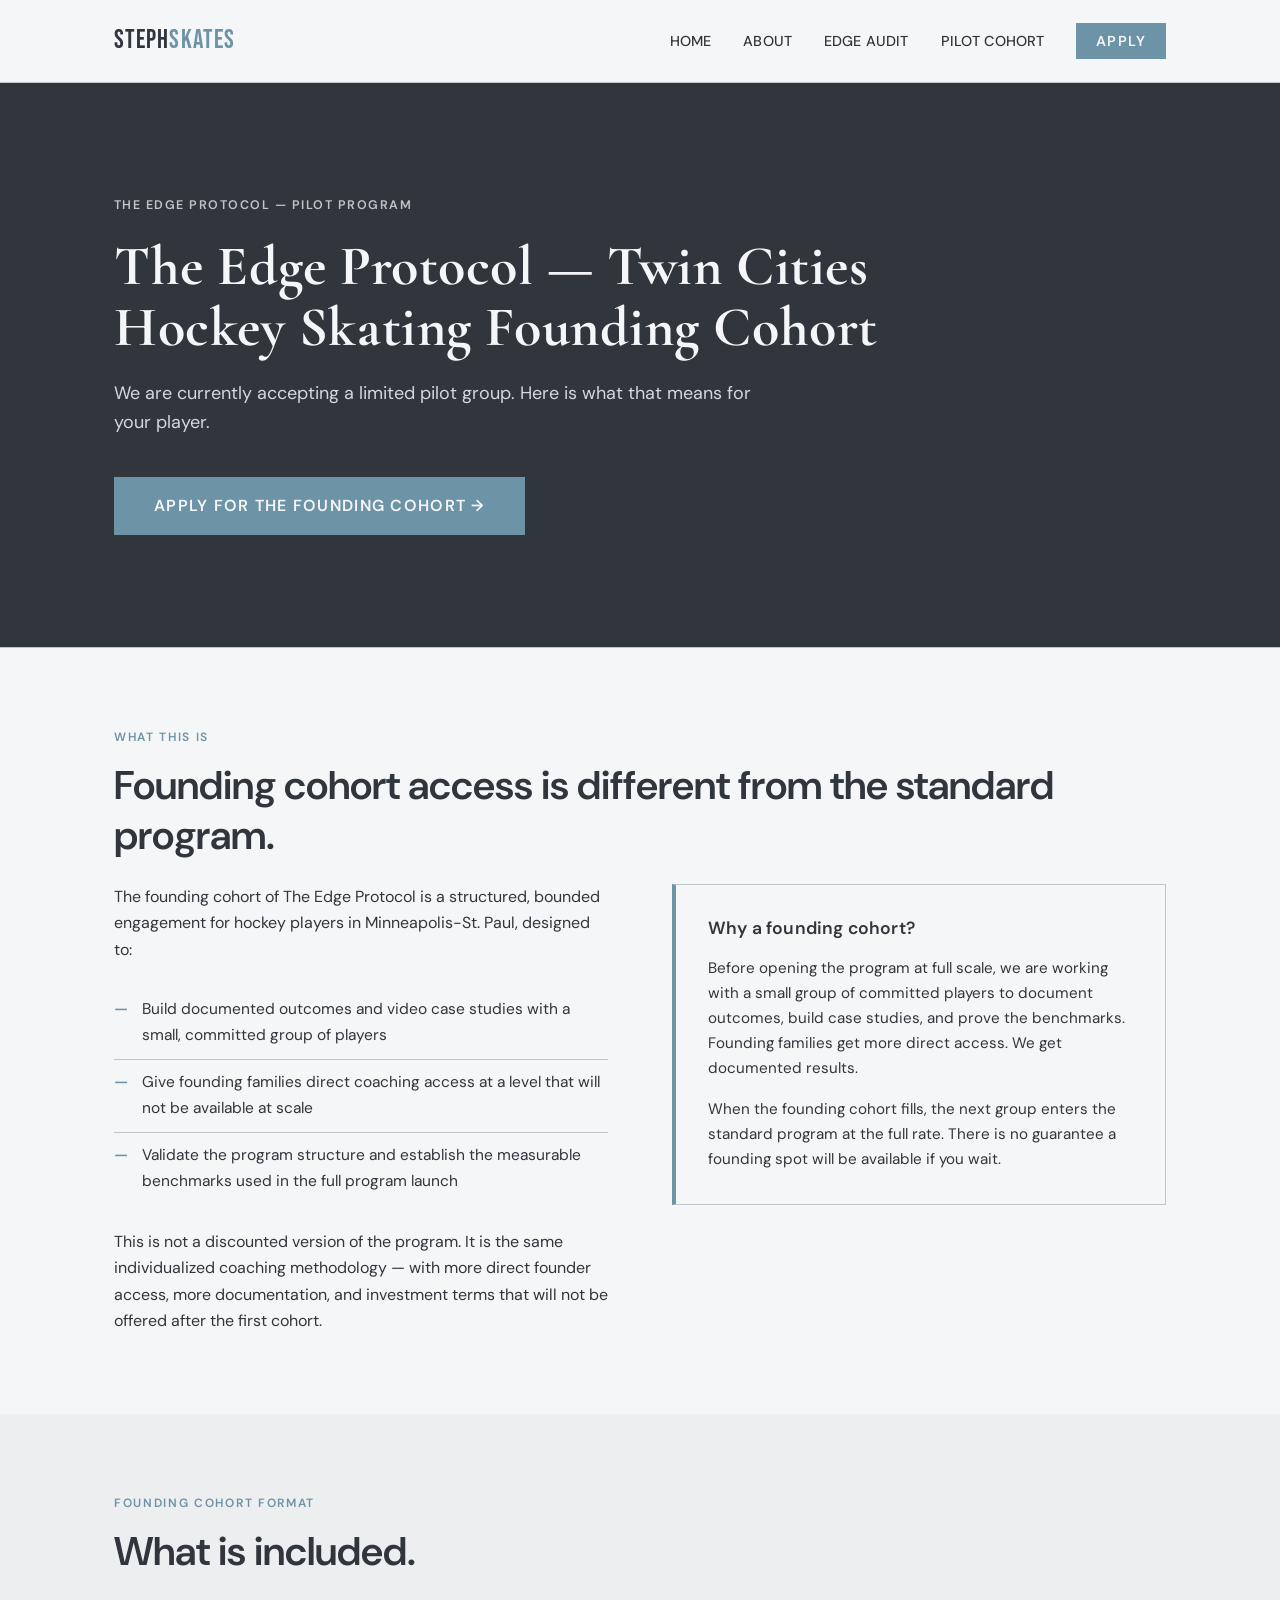
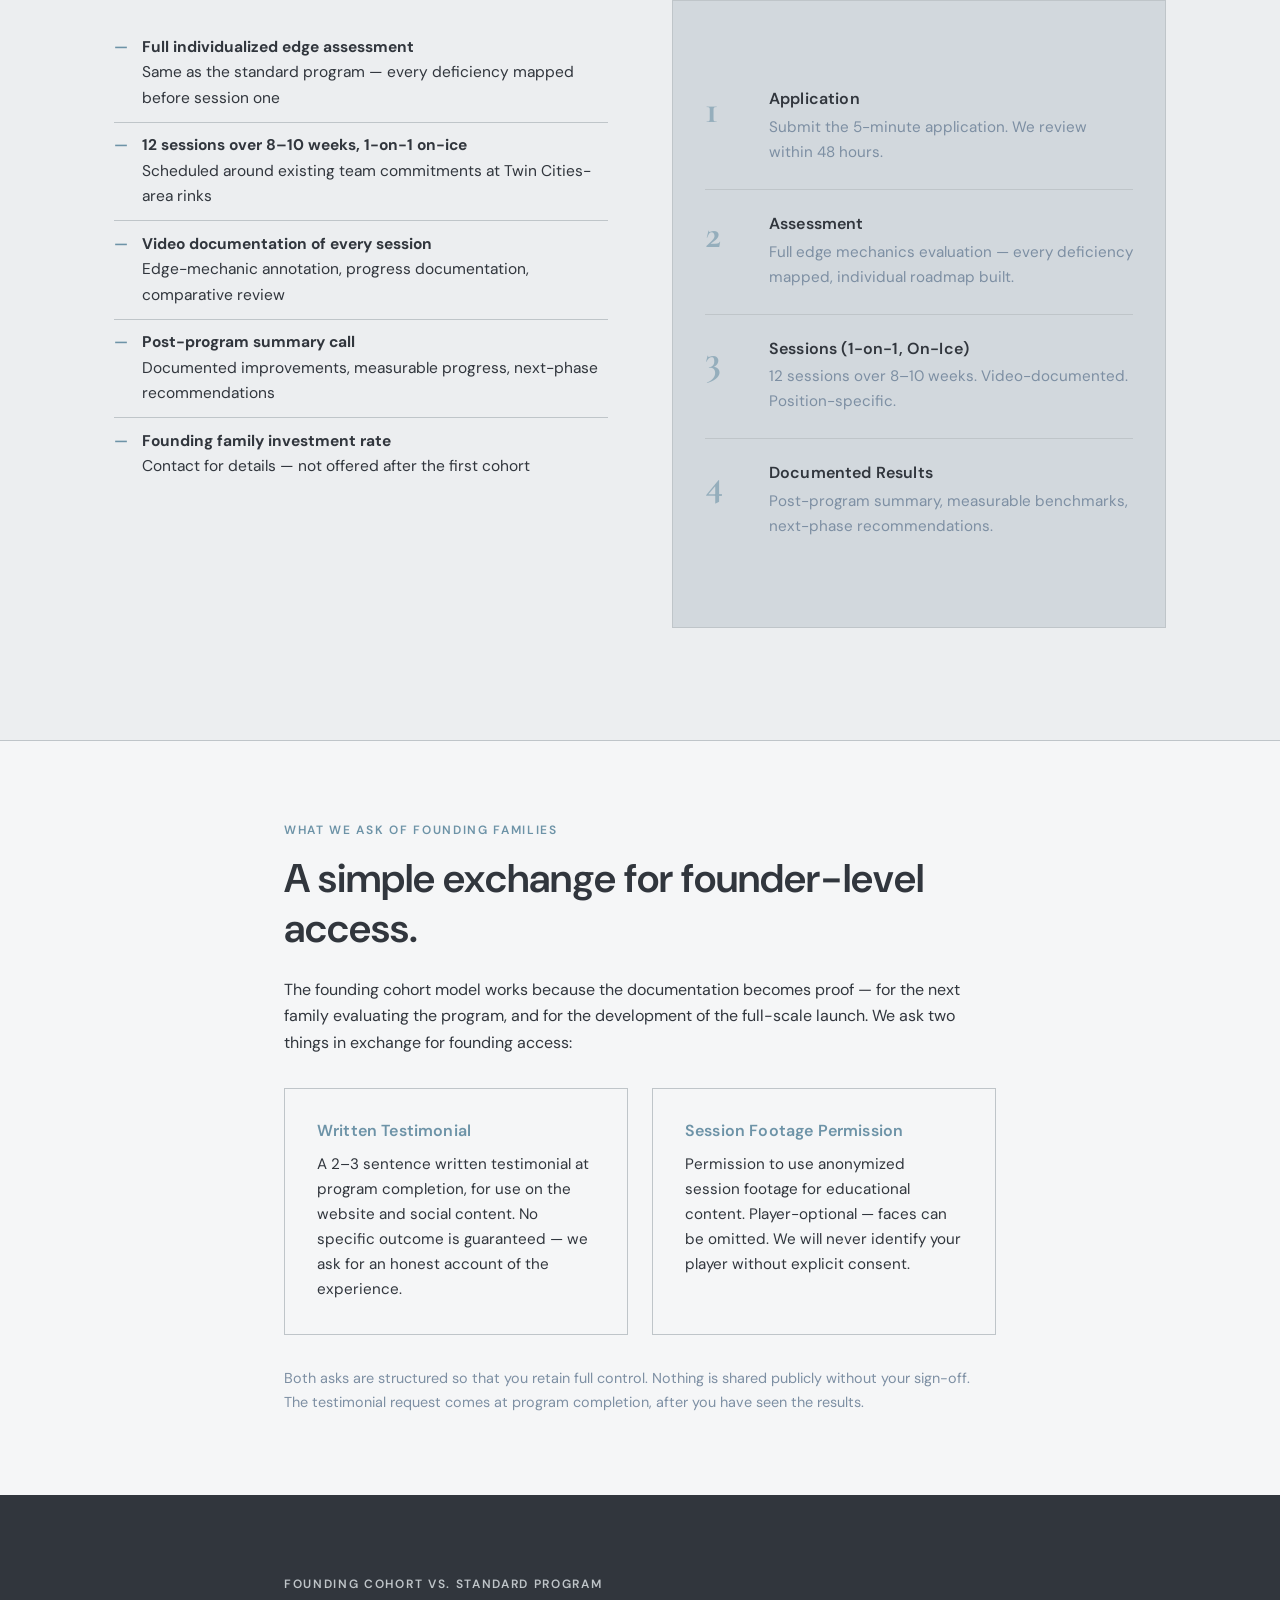
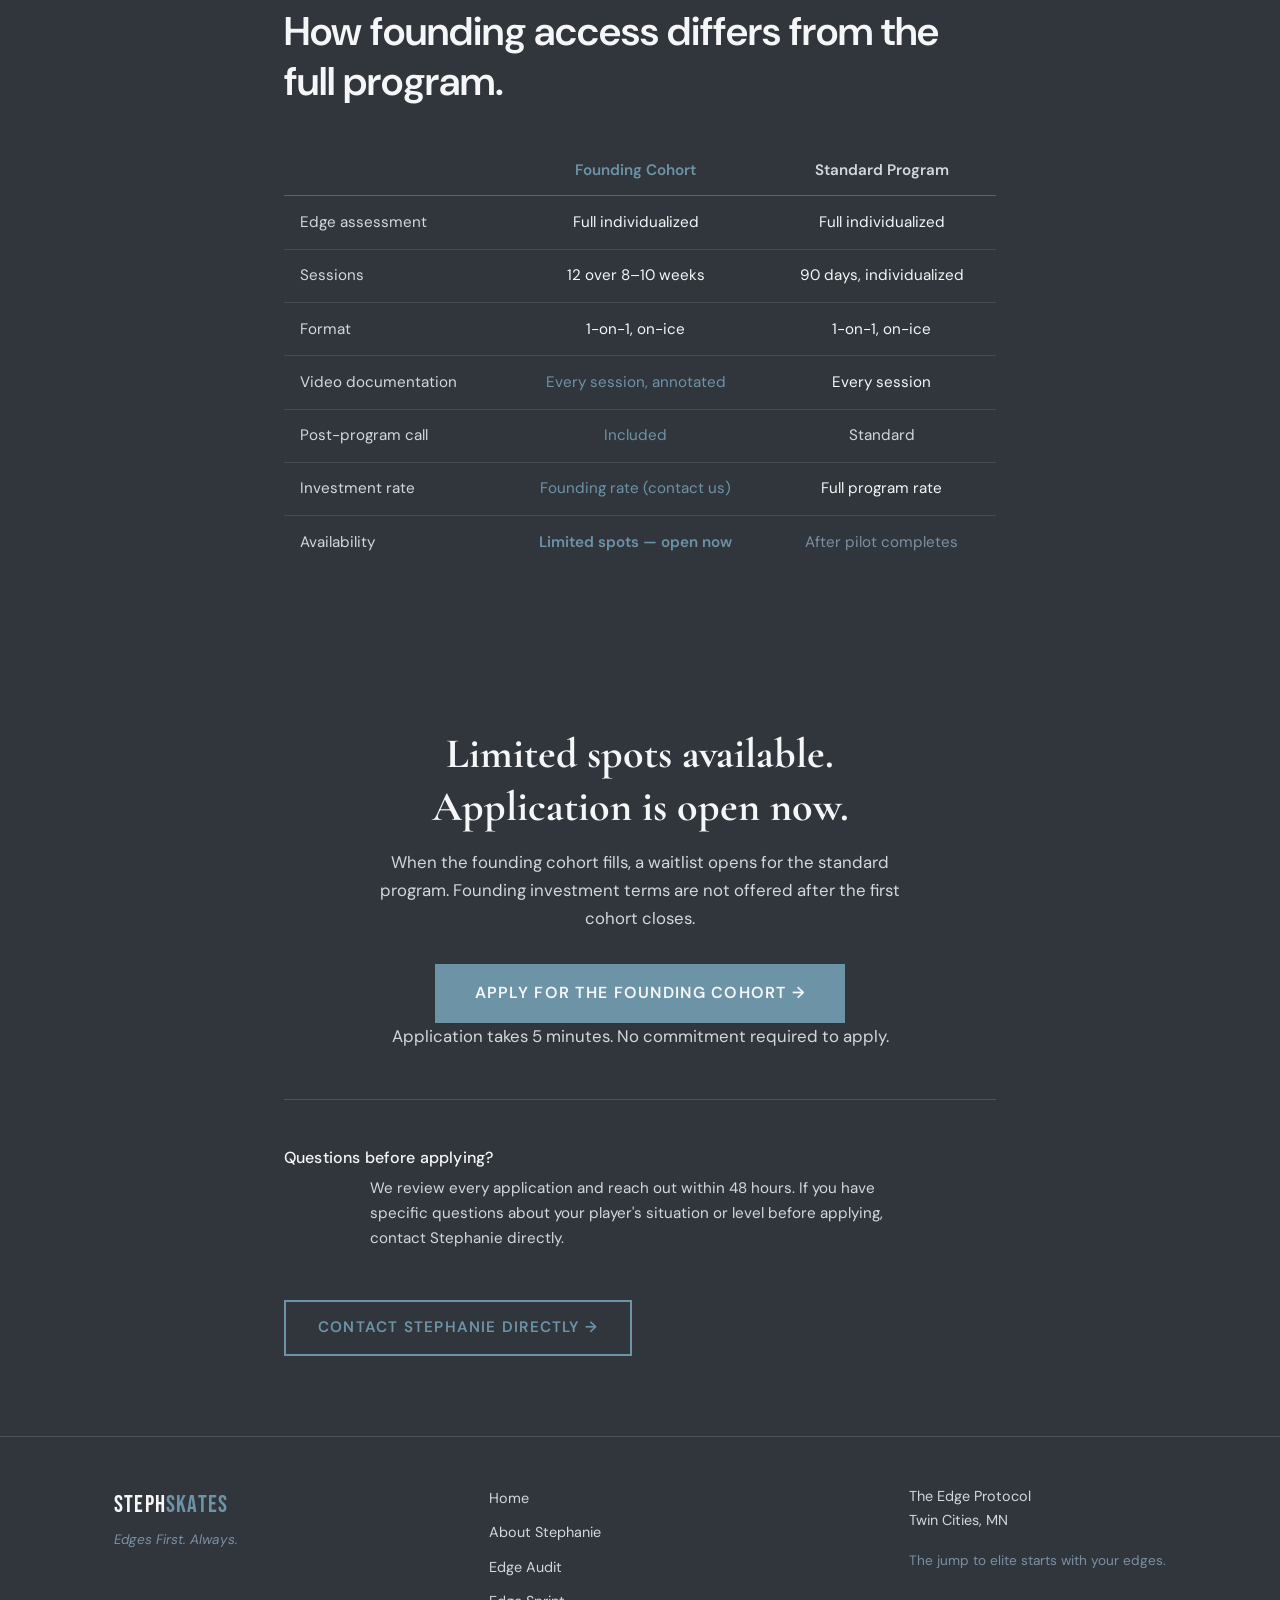
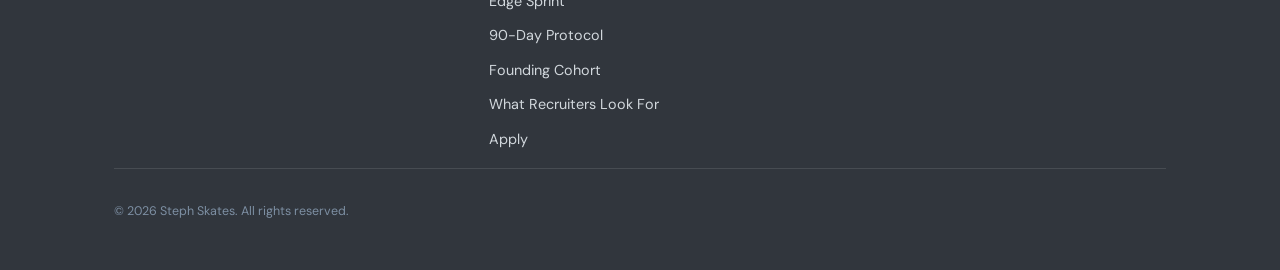
<file: pilot.html>
<!DOCTYPE html>
<html lang="en">
<head>
  <meta charset="UTF-8" />
  <meta name="viewport" content="width=device-width, initial-scale=1.0" />
  <title>Founding Cohort — Hockey Skating Coach Twin Cities, MN | Steph Skates</title>
  <meta name="description" content="Join the founding cohort of The Edge Protocol — Twin Cities hockey power skating with Stephanie Culver. Limited spots for serious hockey players targeting NCAA, junior, or professional rosters." />
  <link rel="stylesheet" href="css/style.css" />
</head>
<body>

<!-- ── Navigation ── -->
<nav class="site-nav">
  <div class="nav-inner">
    <a href="index.html" class="nav-wordmark">Steph<span>Skates</span></a>
    <ul class="nav-links">
      <li><a href="index.html">Home</a></li>
      <li><a href="about.html">About</a></li>
      <li><a href="edge-audit.html">Edge Audit</a></li>
      <li><a href="pilot.html">Pilot Cohort</a></li>
      <li><a href="apply.html" class="nav-cta">Apply</a></li>
    </ul>
  </div>
</nav>

<!-- ── Hero ── -->
<section class="hero">
  <div class="container">
    <p class="hero__badge">The Edge Protocol &mdash; Pilot Program</p>
    <h1>The Edge Protocol — Twin Cities Hockey Skating Founding Cohort</h1>
    <p class="hero__sub">We are currently accepting a limited pilot group. Here is what that means for your player.</p>
    <a href="apply.html" class="btn btn--primary btn--large">Apply for the Founding Cohort &rarr;</a>
  </div>
</section>

<!-- ── What the Founding Cohort Is ── -->
<section>
  <div class="container">
    <p class="section__label">What This Is</p>
    <h2 class="section__headline">Founding cohort access is different from the standard program.</h2>

    <div class="two-col">
      <div>
        <p>The founding cohort of The Edge Protocol is a structured, bounded engagement for hockey players in Minneapolis-St. Paul, designed to:</p>
        <ul class="check-list">
          <li>Build documented outcomes and video case studies with a small, committed group of players</li>
          <li>Give founding families direct coaching access at a level that will not be available at scale</li>
          <li>Validate the program structure and establish the measurable benchmarks used in the full program launch</li>
        </ul>
        <p style="margin-top: 1.25rem;">This is not a discounted version of the program. It is the same individualized coaching methodology — with more direct founder access, more documentation, and investment terms that will not be offered after the first cohort.</p>
      </div>
      <div>
        <div class="card" style="border-left: 4px solid var(--lagoon); padding: 2rem;">
          <h3 style="font-size: 1.1rem; margin-bottom: 1rem; color: var(--graphite);">Why a founding cohort?</h3>
          <p style="font-size: 0.95rem;">Before opening the program at full scale, we are working with a small group of committed players to document outcomes, build case studies, and prove the benchmarks. Founding families get more direct access. We get documented results.</p>
          <p style="font-size: 0.95rem; margin-top: 1rem;">When the founding cohort fills, the next group enters the standard program at the full rate. There is no guarantee a founding spot will be available if you wait.</p>
        </div>
      </div>
    </div>
  </div>
</section>

<!-- ── Program Format ── -->
<section class="section--alt">
  <div class="container">
    <p class="section__label">Founding Cohort Format</p>
    <h2 class="section__headline">What is included.</h2>

    <div class="two-col">
      <div>
        <ul class="check-list">
          <li>
            <strong>Full individualized edge assessment</strong><br>
            Same as the standard program — every deficiency mapped before session one
          </li>
          <li>
            <strong>12 sessions over 8–10 weeks, 1-on-1 on-ice</strong><br>
            Scheduled around existing team commitments at Twin Cities-area rinks
          </li>
          <li>
            <strong>Video documentation of every session</strong><br>
            Edge-mechanic annotation, progress documentation, comparative review
          </li>
          <li>
            <strong>Post-program summary call</strong><br>
            Documented improvements, measurable progress, next-phase recommendations
          </li>
          <li>
            <strong>Founding family investment rate</strong><br>
            Contact for details — not offered after the first cohort
          </li>
        </ul>
      </div>
      <div>
        <!-- 4-step timeline graphic placeholder -->
        <div style="margin-bottom: 2rem;">
          <div class="media-block" style="aspect-ratio: auto; padding: 2rem; display: block;">
            <div class="steps">
              <div class="step">
                <div class="step__num">1</div>
                <div class="step__content">
                  <h3>Application</h3>
                  <p>Submit the 5-minute application. We review within 48 hours.</p>
                </div>
              </div>
              <div class="step">
                <div class="step__num">2</div>
                <div class="step__content">
                  <h3>Assessment</h3>
                  <p>Full edge mechanics evaluation — every deficiency mapped, individual roadmap built.</p>
                </div>
              </div>
              <div class="step">
                <div class="step__num">3</div>
                <div class="step__content">
                  <h3>Sessions (1-on-1, On-Ice)</h3>
                  <p>12 sessions over 8–10 weeks. Video-documented. Position-specific.</p>
                </div>
              </div>
              <div class="step" style="border-bottom: none;">
                <div class="step__num">4</div>
                <div class="step__content">
                  <h3>Documented Results</h3>
                  <p>Post-program summary, measurable benchmarks, next-phase recommendations.</p>
                </div>
              </div>
            </div>
          </div>
        </div>
      </div>
    </div>
  </div>
</section>

<!-- ── What We Ask ── -->
<section>
  <div class="container--narrow">
    <p class="section__label">What We Ask of Founding Families</p>
    <h2 class="section__headline">A simple exchange for founder-level access.</h2>
    <p>The founding cohort model works because the documentation becomes proof — for the next family evaluating the program, and for the development of the full-scale launch. We ask two things in exchange for founding access:</p>

    <div class="card-grid" style="margin-top: 2rem;">
      <div class="card">
        <h3>Written Testimonial</h3>
        <p>A 2–3 sentence written testimonial at program completion, for use on the website and social content. No specific outcome is guaranteed — we ask for an honest account of the experience.</p>
      </div>
      <div class="card">
        <h3>Session Footage Permission</h3>
        <p>Permission to use anonymized session footage for educational content. Player-optional — faces can be omitted. We will never identify your player without explicit consent.</p>
      </div>
    </div>

    <p style="margin-top: 2rem; font-size: 0.9rem; color: var(--slate);">Both asks are structured so that you retain full control. Nothing is shared publicly without your sign-off. The testimonial request comes at program completion, after you have seen the results.</p>
  </div>
</section>

<!-- ── Comparison: Founding vs Standard ── -->
<section class="section--dark">
  <div class="container--narrow">
    <p class="section__label" style="color: var(--platinum);">Founding Cohort vs. Standard Program</p>
    <h2 class="section__headline" style="color: var(--pearl);">How founding access differs from the full program.</h2>

    <div style="margin-top: 2.5rem; overflow-x: auto;">
      <table style="width: 100%; border-collapse: collapse; font-size: 0.95rem;">
        <thead>
          <tr>
            <th style="text-align: left; padding: 0.75rem 1rem; border-bottom: 1px solid rgba(191,197,201,0.3); color: var(--platinum); font-weight: 500; font-size: 0.78rem; letter-spacing: 0.1em; text-transform: uppercase;">&nbsp;</th>
            <th style="text-align: center; padding: 0.75rem 1rem; border-bottom: 1px solid rgba(191,197,201,0.3); color: var(--lagoon); font-weight: 600;">Founding Cohort</th>
            <th style="text-align: center; padding: 0.75rem 1rem; border-bottom: 1px solid rgba(191,197,201,0.3); color: var(--mist); font-weight: 600;">Standard Program</th>
          </tr>
        </thead>
        <tbody>
          <tr>
            <td style="padding: 0.85rem 1rem; border-bottom: 1px solid rgba(191,197,201,0.15); color: var(--mist);">Edge assessment</td>
            <td style="text-align: center; padding: 0.85rem 1rem; border-bottom: 1px solid rgba(191,197,201,0.15); color: var(--pearl);">Full individualized</td>
            <td style="text-align: center; padding: 0.85rem 1rem; border-bottom: 1px solid rgba(191,197,201,0.15); color: var(--pearl);">Full individualized</td>
          </tr>
          <tr>
            <td style="padding: 0.85rem 1rem; border-bottom: 1px solid rgba(191,197,201,0.15); color: var(--mist);">Sessions</td>
            <td style="text-align: center; padding: 0.85rem 1rem; border-bottom: 1px solid rgba(191,197,201,0.15); color: var(--pearl);">12 over 8–10 weeks</td>
            <td style="text-align: center; padding: 0.85rem 1rem; border-bottom: 1px solid rgba(191,197,201,0.15); color: var(--pearl);">90 days, individualized</td>
          </tr>
          <tr>
            <td style="padding: 0.85rem 1rem; border-bottom: 1px solid rgba(191,197,201,0.15); color: var(--mist);">Format</td>
            <td style="text-align: center; padding: 0.85rem 1rem; border-bottom: 1px solid rgba(191,197,201,0.15); color: var(--pearl);">1-on-1, on-ice</td>
            <td style="text-align: center; padding: 0.85rem 1rem; border-bottom: 1px solid rgba(191,197,201,0.15); color: var(--pearl);">1-on-1, on-ice</td>
          </tr>
          <tr>
            <td style="padding: 0.85rem 1rem; border-bottom: 1px solid rgba(191,197,201,0.15); color: var(--mist);">Video documentation</td>
            <td style="text-align: center; padding: 0.85rem 1rem; border-bottom: 1px solid rgba(191,197,201,0.15); color: var(--lagoon);">Every session, annotated</td>
            <td style="text-align: center; padding: 0.85rem 1rem; border-bottom: 1px solid rgba(191,197,201,0.15); color: var(--pearl);">Every session</td>
          </tr>
          <tr>
            <td style="padding: 0.85rem 1rem; border-bottom: 1px solid rgba(191,197,201,0.15); color: var(--mist);">Post-program call</td>
            <td style="text-align: center; padding: 0.85rem 1rem; border-bottom: 1px solid rgba(191,197,201,0.15); color: var(--lagoon);">Included</td>
            <td style="text-align: center; padding: 0.85rem 1rem; border-bottom: 1px solid rgba(191,197,201,0.15); color: var(--mist);">Standard</td>
          </tr>
          <tr>
            <td style="padding: 0.85rem 1rem; border-bottom: 1px solid rgba(191,197,201,0.15); color: var(--mist);">Investment rate</td>
            <td style="text-align: center; padding: 0.85rem 1rem; border-bottom: 1px solid rgba(191,197,201,0.15); color: var(--lagoon);">Founding rate (contact us)</td>
            <td style="text-align: center; padding: 0.85rem 1rem; border-bottom: 1px solid rgba(191,197,201,0.15); color: var(--pearl);">Full program rate</td>
          </tr>
          <tr>
            <td style="padding: 0.85rem 1rem; color: var(--mist);">Availability</td>
            <td style="text-align: center; padding: 0.85rem 1rem; color: var(--lagoon); font-weight: 600;">Limited spots — open now</td>
            <td style="text-align: center; padding: 0.85rem 1rem; color: var(--slate);">After pilot completes</td>
          </tr>
        </tbody>
      </table>
    </div>
  </div>
</section>

<!-- ── Application CTA ── -->
<section id="apply-pilot" class="cta-block">
  <div class="container--narrow">
    <h2>Limited spots available.<br>Application is open now.</h2>
    <p>When the founding cohort fills, a waitlist opens for the standard program. Founding investment terms are not offered after the first cohort closes.</p>

    <a href="mailto:stephsk8s@gmail.com?subject=Founding Cohort Application" class="btn btn--primary btn--large">Apply for the Founding Cohort &rarr;</a>
    <p class="cta-block__note">Application takes 5 minutes. No commitment required to apply.</p>

    <hr class="divider" style="border-color: rgba(191,197,201,0.2); margin: 3rem 0;" />

    <div style="text-align: left;">
      <h3 style="color: var(--pearl); font-size: 1rem; margin-bottom: 0.5rem;">Questions before applying?</h3>
      <p style="font-size: 0.95rem; color: var(--mist);">We review every application and reach out within 48 hours. If you have specific questions about your player's situation or level before applying, contact Stephanie directly.</p>
      <a href="mailto:stephsk8s@gmail.com" class="btn btn--outline" style="margin-top: 1rem;">Contact Stephanie directly &rarr;</a>
    </div>
  </div>
</section>

<!-- ── Footer ── -->
<footer class="site-footer">
  <div class="container">
    <div class="footer-inner">
      <div>
        <div class="footer__wordmark">Steph<span>Skates</span></div>
        <div class="footer__tagline">Edges First. Always.</div>
      </div>
      <ul class="footer__links">
        <li><a href="index.html">Home</a></li>
        <li><a href="about.html">About Stephanie</a></li>
        <li><a href="edge-audit.html">Edge Audit</a></li>
        <li><a href="edge-sprint.html">Edge Sprint</a></li>
        <li><a href="90-day-protocol.html">90-Day Protocol</a></li>
        <li><a href="pilot.html">Founding Cohort</a></li>
        <li><a href="what-hockey-recruiters-look-for.html">What Recruiters Look For</a></li>
        <li><a href="apply.html">Apply</a></li>
      </ul>
      <div>
        <p style="font-size: 0.9rem; color: var(--mist);">The Edge Protocol<br>Twin Cities, MN</p>
        <p style="font-size: 0.85rem; color: var(--slate); margin-top: 0.5rem;">The jump to elite starts with your edges.</p>
      </div>
    </div>
    <p class="footer__copy">&copy; 2026 Steph Skates. All rights reserved.</p>
  </div>
</footer>

</body>
</html>
</file>
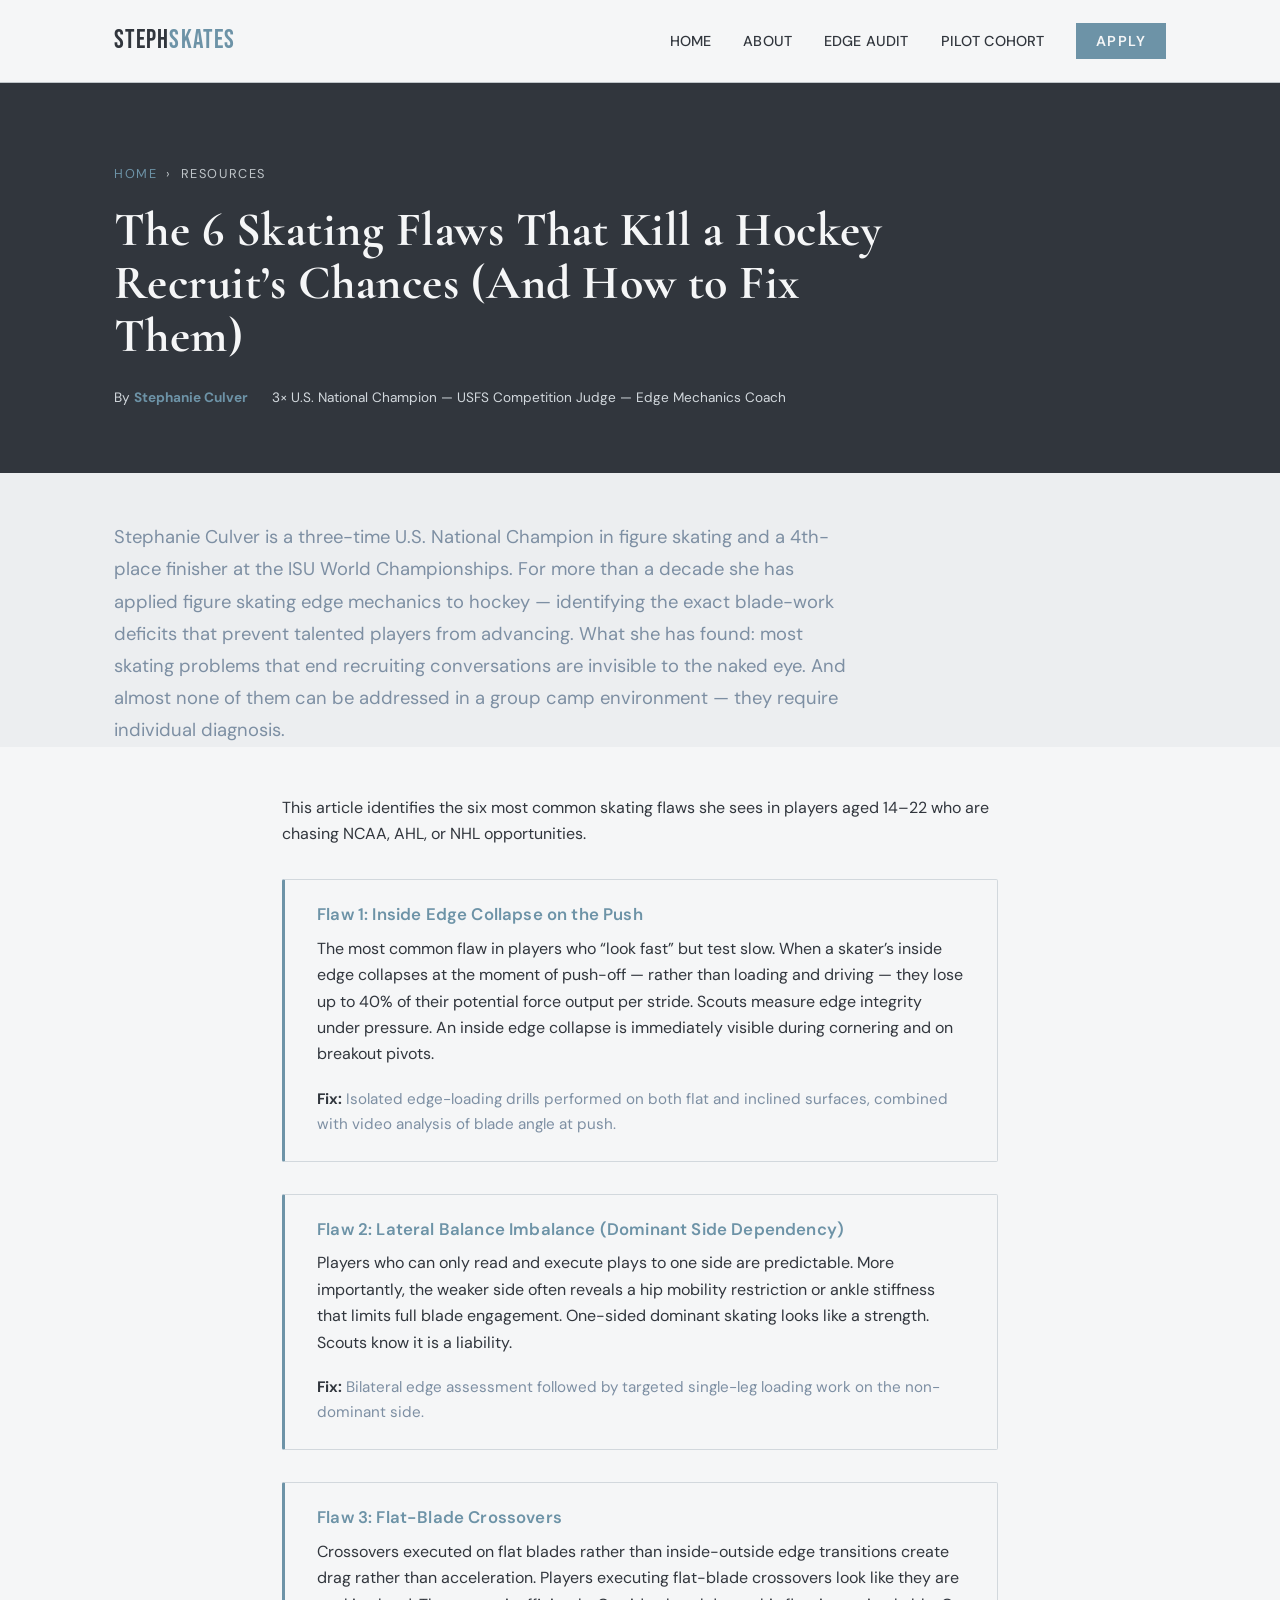
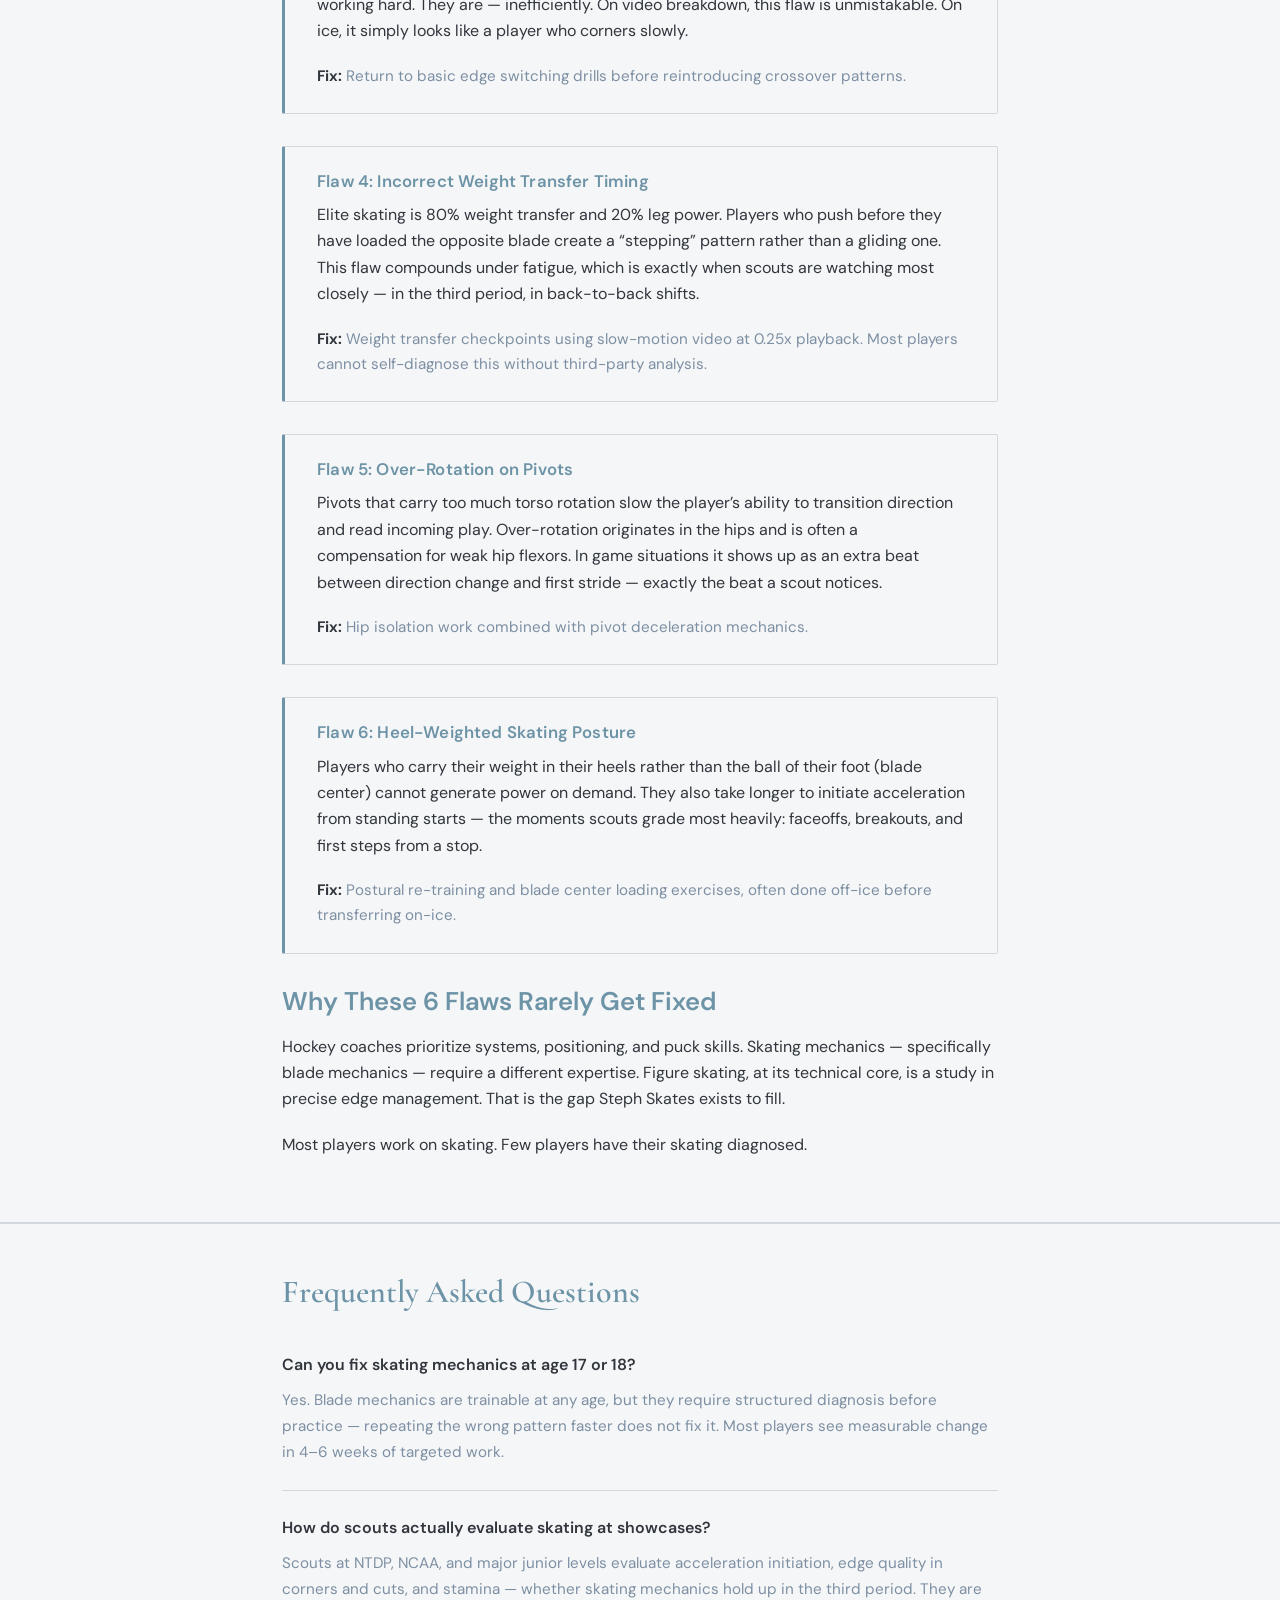
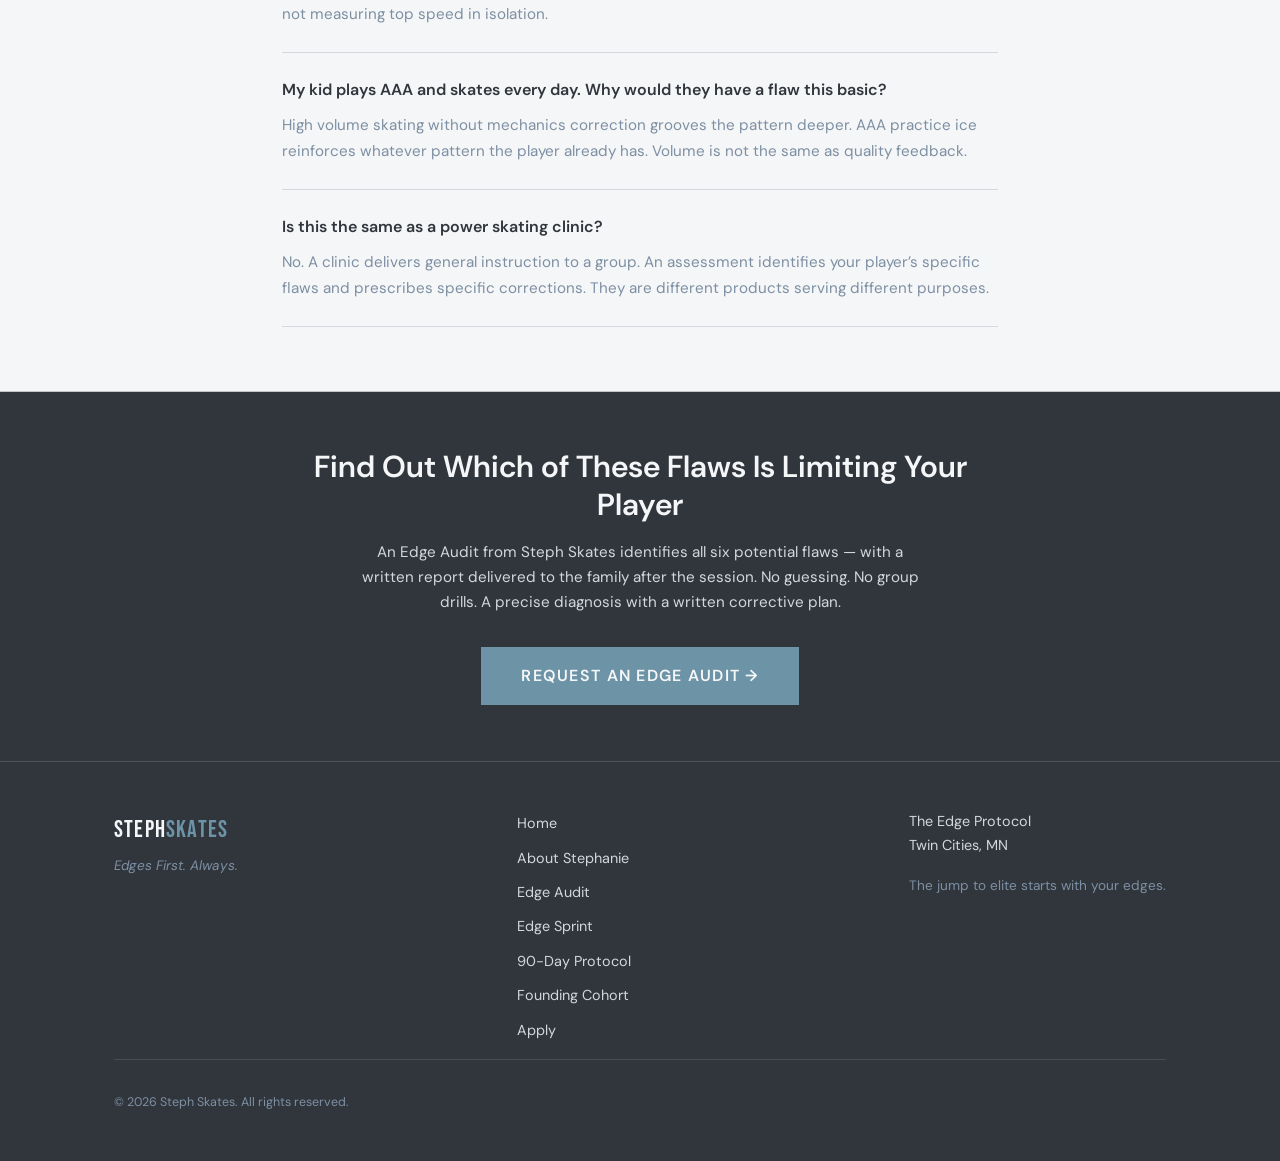
<file: skating-flaws-hockey-recruits.html>
<!DOCTYPE html>
<html lang="en">
<head>
  <meta charset="UTF-8" />
  <meta name="viewport" content="width=device-width, initial-scale=1.0" />
  <title>The 6 Skating Flaws That Kill a Hockey Recruit's Chances (And How to Fix Them) | Steph Skates</title>
  <meta name="description" content="Most skating problems that end recruiting conversations are invisible to the naked eye — and almost none can be fixed in a group camp. Stephanie Culver identifies the six most common skating flaws in players aged 14–22 chasing NCAA, AHL, or NHL opportunities." />
  <link rel="stylesheet" href="css/style.css" />

  <!-- Article structured data -->
  <script type="application/ld+json">
  {
    "@context": "https://schema.org",
    "@type": "Article",
    "headline": "The 6 Skating Flaws That Kill a Hockey Recruit's Chances (And How to Fix Them)",
    "description": "Most skating problems that end recruiting conversations are invisible to the naked eye. Stephanie Culver identifies the six most common skating flaws in players aged 14–22 chasing NCAA, AHL, or NHL opportunities — and explains exactly how to fix each one.",
    "author": {
      "@type": "Person",
      "name": "Stephanie Culver",
      "jobTitle": "Hockey Power Skating Coach, USFS Competition Judge",
      "url": "https://www.stephskates.com/about.html"
    },
    "publisher": {
      "@type": "Organization",
      "name": "Steph Skates",
      "url": "https://www.stephskates.com"
    },
    "url": "https://www.stephskates.com/skating-flaws-hockey-recruits.html",
    "datePublished": "2026-06-25",
    "dateModified": "2026-06-25"
  }
  </script>

  <!-- FAQ structured data -->
  <script type="application/ld+json">
  {
    "@context": "https://schema.org",
    "@type": "FAQPage",
    "mainEntity": [
      {
        "@type": "Question",
        "name": "Can you fix skating mechanics at age 17 or 18?",
        "acceptedAnswer": {
          "@type": "Answer",
          "text": "Yes. Blade mechanics are trainable at any age, but they require structured diagnosis before practice — repeating the wrong pattern faster does not fix it. Most players see measurable change in 4–6 weeks of targeted work."
        }
      },
      {
        "@type": "Question",
        "name": "How do scouts actually evaluate skating at showcases?",
        "acceptedAnswer": {
          "@type": "Answer",
          "text": "Scouts at NTDP, NCAA, and major junior levels evaluate acceleration initiation, edge quality in corners and cuts, and stamina — whether skating mechanics hold up in the third period. They are not measuring top speed in isolation."
        }
      },
      {
        "@type": "Question",
        "name": "Why would a AAA player who skates every day have a skating flaw?",
        "acceptedAnswer": {
          "@type": "Answer",
          "text": "High volume skating without mechanics correction grooves the pattern deeper. AAA practice ice reinforces whatever pattern the player already has. Volume is not the same as quality feedback."
        }
      },
      {
        "@type": "Question",
        "name": "Is a skating assessment the same as a power skating clinic?",
        "acceptedAnswer": {
          "@type": "Answer",
          "text": "No. A clinic delivers general instruction to a group. An assessment identifies your player's specific flaws and prescribes specific corrections. They are different products serving different purposes."
        }
      },
      {
        "@type": "Question",
        "name": "What skating mistakes hurt hockey recruits?",
        "acceptedAnswer": {
          "@type": "Answer",
          "text": "The six most common skating flaws that damage recruiting chances are: inside edge collapse on the push, lateral balance imbalance (dominant side dependency), flat-blade crossovers, incorrect weight transfer timing, over-rotation on pivots, and heel-weighted skating posture. Most are invisible to the naked eye but immediately visible to scouts trained to evaluate edge mechanics."
        }
      }
    ]
  }
  </script>

  <style>
    .article-hero {
      background: var(--graphite);
      padding: 5rem 0 4rem;
    }
    .article-hero .breadcrumb {
      font-size: 0.8rem;
      letter-spacing: 0.12em;
      text-transform: uppercase;
      color: var(--platinum);
      margin-bottom: 1.25rem;
    }
    .article-hero .breadcrumb a { color: var(--lagoon); }
    .article-hero h1 {
      color: var(--pearl);
      font-size: clamp(2rem, 4vw, 3rem);
      max-width: 780px;
    }
    .article-hero .article-meta {
      margin-top: 1.5rem;
      font-size: 0.85rem;
      color: var(--mist);
      display: flex;
      gap: 1.5rem;
      flex-wrap: wrap;
    }
    .article-hero .article-meta strong { color: var(--lagoon); }

    .article-lede {
      padding: 3rem 0 0;
    }
    .article-lede p {
      font-size: 1.15rem;
      line-height: 1.75;
      color: var(--slate);
      font-weight: 400;
      max-width: 740px;
    }

    .article-body {
      padding: 3rem 0 4rem;
    }
    .article-body .container--article {
      max-width: 780px;
      margin: 0 auto;
      padding: 0 2rem;
    }

    .article-body h2 {
      font-size: clamp(1.25rem, 2.5vw, 1.6rem);
      color: var(--lagoon);
      margin-top: 3rem;
      margin-bottom: 1rem;
      padding-top: 2rem;
      border-top: 1px solid var(--mist);
    }
    .article-body h2:first-of-type {
      margin-top: 0;
      border-top: none;
      padding-top: 0;
    }

    .article-body h3 {
      font-family: var(--body-font);
      font-size: 1.1rem;
      font-weight: 600;
      color: var(--graphite);
      margin-top: 2rem;
      margin-bottom: 0.6rem;
    }

    .article-body ul {
      margin: 1rem 0 1.2rem 1.2rem;
      list-style: none;
      padding: 0;
    }
    .article-body ul li {
      padding-left: 1.5rem;
      position: relative;
      margin-bottom: 0.5rem;
      color: var(--graphite);
    }
    .article-body ul li::before {
      content: '—';
      position: absolute;
      left: 0;
      color: var(--lagoon);
      font-weight: 600;
    }

    .article-body strong { color: var(--graphite); }

    .flaw-card {
      background: var(--pearl);
      border: 1px solid var(--mist);
      border-left: 3px solid var(--lagoon);
      padding: 1.5rem 2rem;
      margin: 2rem 0;
      border-radius: 2px;
    }
    .flaw-card h3 {
      margin-top: 0;
      color: var(--lagoon);
      font-size: 1.05rem;
    }
    .flaw-card .flaw-fix {
      margin-top: 0.75rem;
      font-size: 0.95rem;
      color: var(--slate);
    }
    .flaw-card .flaw-fix strong { color: var(--graphite); }

    .article-faq {
      background: var(--pearl);
      border-top: 2px solid var(--mist);
      padding: 3rem 0 4rem;
    }
    .article-faq h2 {
      font-family: var(--display-font);
      font-size: clamp(1.5rem, 3vw, 2rem);
      color: var(--lagoon);
      margin-bottom: 2.5rem;
    }
    .faq-item {
      border-bottom: 1px solid var(--mist);
      padding: 1.5rem 0;
    }
    .faq-item:first-of-type { padding-top: 0; }
    .faq-item__q {
      font-family: var(--body-font);
      font-weight: 600;
      font-size: 1rem;
      color: var(--graphite);
      margin-bottom: 0.6rem;
    }
    .faq-item__a {
      font-size: 0.95rem;
      color: var(--slate);
      line-height: 1.7;
    }
    .faq-item__a p { margin-bottom: 0; }

    .article-cta {
      background: var(--graphite);
      padding: 3.5rem 0;
      text-align: center;
    }
    .article-cta h2 {
      color: var(--pearl);
      font-size: clamp(1.4rem, 2.5vw, 1.9rem);
      margin-bottom: 1rem;
    }
    .article-cta p {
      color: var(--mist);
      max-width: 560px;
      margin: 0 auto 2rem;
      font-size: 0.95rem;
    }
  </style>
</head>
<body>

<!-- ── Navigation ── -->
<nav class="site-nav">
  <div class="nav-inner">
    <a href="index.html" class="nav-wordmark">Steph<span>Skates</span></a>
    <ul class="nav-links">
      <li><a href="index.html">Home</a></li>
      <li><a href="about.html">About</a></li>
      <li><a href="edge-audit.html">Edge Audit</a></li>
      <li><a href="pilot.html">Pilot Cohort</a></li>
      <li><a href="apply.html" class="nav-cta">Apply</a></li>
    </ul>
  </div>
</nav>

<!-- ── Article Hero ── -->
<section class="article-hero">
  <div class="container">
    <p class="breadcrumb"><a href="index.html">Home</a> &nbsp;&rsaquo;&nbsp; Resources</p>
    <h1>The 6 Skating Flaws That Kill a Hockey Recruit&rsquo;s Chances (And How to Fix Them)</h1>
    <div class="article-meta">
      <span>By <strong>Stephanie Culver</strong></span>
      <span>3&times; U.S. National Champion &mdash; USFS Competition Judge &mdash; Edge Mechanics Coach</span>
    </div>
  </div>
</section>

<!-- ── Lede ── -->
<section class="article-lede section--alt">
  <div class="container">
    <p>Stephanie Culver is a three-time U.S. National Champion in figure skating and a 4th-place finisher at the ISU World Championships. For more than a decade she has applied figure skating edge mechanics to hockey &mdash; identifying the exact blade-work deficits that prevent talented players from advancing. What she has found: most skating problems that end recruiting conversations are invisible to the naked eye. And almost none of them can be addressed in a group camp environment &mdash; they require individual diagnosis.</p>
  </div>
</section>

<!-- ── Article Body ── -->
<article class="article-body">
  <div class="container--article">

    <p>This article identifies the six most common skating flaws she sees in players aged 14&ndash;22 who are chasing NCAA, AHL, or NHL opportunities.</p>

    <div class="flaw-card">
      <h3>Flaw 1: Inside Edge Collapse on the Push</h3>
      <p>The most common flaw in players who &ldquo;look fast&rdquo; but test slow. When a skater&rsquo;s inside edge collapses at the moment of push-off &mdash; rather than loading and driving &mdash; they lose up to 40% of their potential force output per stride. Scouts measure edge integrity under pressure. An inside edge collapse is immediately visible during cornering and on breakout pivots.</p>
      <p class="flaw-fix"><strong>Fix:</strong> Isolated edge-loading drills performed on both flat and inclined surfaces, combined with video analysis of blade angle at push.</p>
    </div>

    <div class="flaw-card">
      <h3>Flaw 2: Lateral Balance Imbalance (Dominant Side Dependency)</h3>
      <p>Players who can only read and execute plays to one side are predictable. More importantly, the weaker side often reveals a hip mobility restriction or ankle stiffness that limits full blade engagement. One-sided dominant skating looks like a strength. Scouts know it is a liability.</p>
      <p class="flaw-fix"><strong>Fix:</strong> Bilateral edge assessment followed by targeted single-leg loading work on the non-dominant side.</p>
    </div>

    <div class="flaw-card">
      <h3>Flaw 3: Flat-Blade Crossovers</h3>
      <p>Crossovers executed on flat blades rather than inside-outside edge transitions create drag rather than acceleration. Players executing flat-blade crossovers look like they are working hard. They are &mdash; inefficiently. On video breakdown, this flaw is unmistakable. On ice, it simply looks like a player who corners slowly.</p>
      <p class="flaw-fix"><strong>Fix:</strong> Return to basic edge switching drills before reintroducing crossover patterns.</p>
    </div>

    <div class="flaw-card">
      <h3>Flaw 4: Incorrect Weight Transfer Timing</h3>
      <p>Elite skating is 80% weight transfer and 20% leg power. Players who push before they have loaded the opposite blade create a &ldquo;stepping&rdquo; pattern rather than a gliding one. This flaw compounds under fatigue, which is exactly when scouts are watching most closely &mdash; in the third period, in back-to-back shifts.</p>
      <p class="flaw-fix"><strong>Fix:</strong> Weight transfer checkpoints using slow-motion video at 0.25x playback. Most players cannot self-diagnose this without third-party analysis.</p>
    </div>

    <div class="flaw-card">
      <h3>Flaw 5: Over-Rotation on Pivots</h3>
      <p>Pivots that carry too much torso rotation slow the player&rsquo;s ability to transition direction and read incoming play. Over-rotation originates in the hips and is often a compensation for weak hip flexors. In game situations it shows up as an extra beat between direction change and first stride &mdash; exactly the beat a scout notices.</p>
      <p class="flaw-fix"><strong>Fix:</strong> Hip isolation work combined with pivot deceleration mechanics.</p>
    </div>

    <div class="flaw-card">
      <h3>Flaw 6: Heel-Weighted Skating Posture</h3>
      <p>Players who carry their weight in their heels rather than the ball of their foot (blade center) cannot generate power on demand. They also take longer to initiate acceleration from standing starts &mdash; the moments scouts grade most heavily: faceoffs, breakouts, and first steps from a stop.</p>
      <p class="flaw-fix"><strong>Fix:</strong> Postural re-training and blade center loading exercises, often done off-ice before transferring on-ice.</p>
    </div>

    <h2>Why These 6 Flaws Rarely Get Fixed</h2>

    <p>Hockey coaches prioritize systems, positioning, and puck skills. Skating mechanics &mdash; specifically blade mechanics &mdash; require a different expertise. Figure skating, at its technical core, is a study in precise edge management. That is the gap Steph Skates exists to fill.</p>

    <p>Most players work on skating. Few players have their skating diagnosed.</p>

  </div>
</article>

<!-- ── FAQ ── -->
<section class="article-faq">
  <div class="container--article" style="max-width: 780px; margin: 0 auto; padding: 0 2rem;">
    <h2>Frequently Asked Questions</h2>

    <div class="faq-item">
      <p class="faq-item__q">Can you fix skating mechanics at age 17 or 18?</p>
      <div class="faq-item__a">
        <p>Yes. Blade mechanics are trainable at any age, but they require structured diagnosis before practice &mdash; repeating the wrong pattern faster does not fix it. Most players see measurable change in 4&ndash;6 weeks of targeted work.</p>
      </div>
    </div>

    <div class="faq-item">
      <p class="faq-item__q">How do scouts actually evaluate skating at showcases?</p>
      <div class="faq-item__a">
        <p>Scouts at NTDP, NCAA, and major junior levels evaluate acceleration initiation, edge quality in corners and cuts, and stamina &mdash; whether skating mechanics hold up in the third period. They are not measuring top speed in isolation.</p>
      </div>
    </div>

    <div class="faq-item">
      <p class="faq-item__q">My kid plays AAA and skates every day. Why would they have a flaw this basic?</p>
      <div class="faq-item__a">
        <p>High volume skating without mechanics correction grooves the pattern deeper. AAA practice ice reinforces whatever pattern the player already has. Volume is not the same as quality feedback.</p>
      </div>
    </div>

    <div class="faq-item">
      <p class="faq-item__q">Is this the same as a power skating clinic?</p>
      <div class="faq-item__a">
        <p>No. A clinic delivers general instruction to a group. An assessment identifies your player&rsquo;s specific flaws and prescribes specific corrections. They are different products serving different purposes.</p>
      </div>
    </div>
  </div>
</section>

<!-- ── Article CTA ── -->
<section class="article-cta">
  <div class="container--narrow">
    <h2>Find Out Which of These Flaws Is Limiting Your Player</h2>
    <p>An Edge Audit from Steph Skates identifies all six potential flaws &mdash; with a written report delivered to the family after the session. No guessing. No group drills. A precise diagnosis with a written corrective plan.</p>
    <a href="apply.html" class="btn btn--primary btn--large">Request an Edge Audit &rarr;</a>
  </div>
</section>

<!-- ── Footer ── -->
<footer class="site-footer">
  <div class="container">
    <div class="footer-inner">
      <div>
        <div class="footer__wordmark">Steph<span>Skates</span></div>
        <div class="footer__tagline">Edges First. Always.</div>
      </div>
      <ul class="footer__links">
        <li><a href="index.html">Home</a></li>
        <li><a href="about.html">About Stephanie</a></li>
        <li><a href="edge-audit.html">Edge Audit</a></li>
        <li><a href="edge-sprint.html">Edge Sprint</a></li>
        <li><a href="90-day-protocol.html">90-Day Protocol</a></li>
        <li><a href="pilot.html">Founding Cohort</a></li>
        <li><a href="apply.html">Apply</a></li>
      </ul>
      <div>
        <p style="font-size: 0.9rem; color: var(--mist);">The Edge Protocol<br>Twin Cities, MN</p>
        <p style="font-size: 0.85rem; color: var(--slate); margin-top: 0.5rem;">The jump to elite starts with your edges.</p>
      </div>
    </div>
    <p class="footer__copy">&copy; 2026 Steph Skates. All rights reserved.</p>
  </div>
</footer>

</body>
</html>
</file>
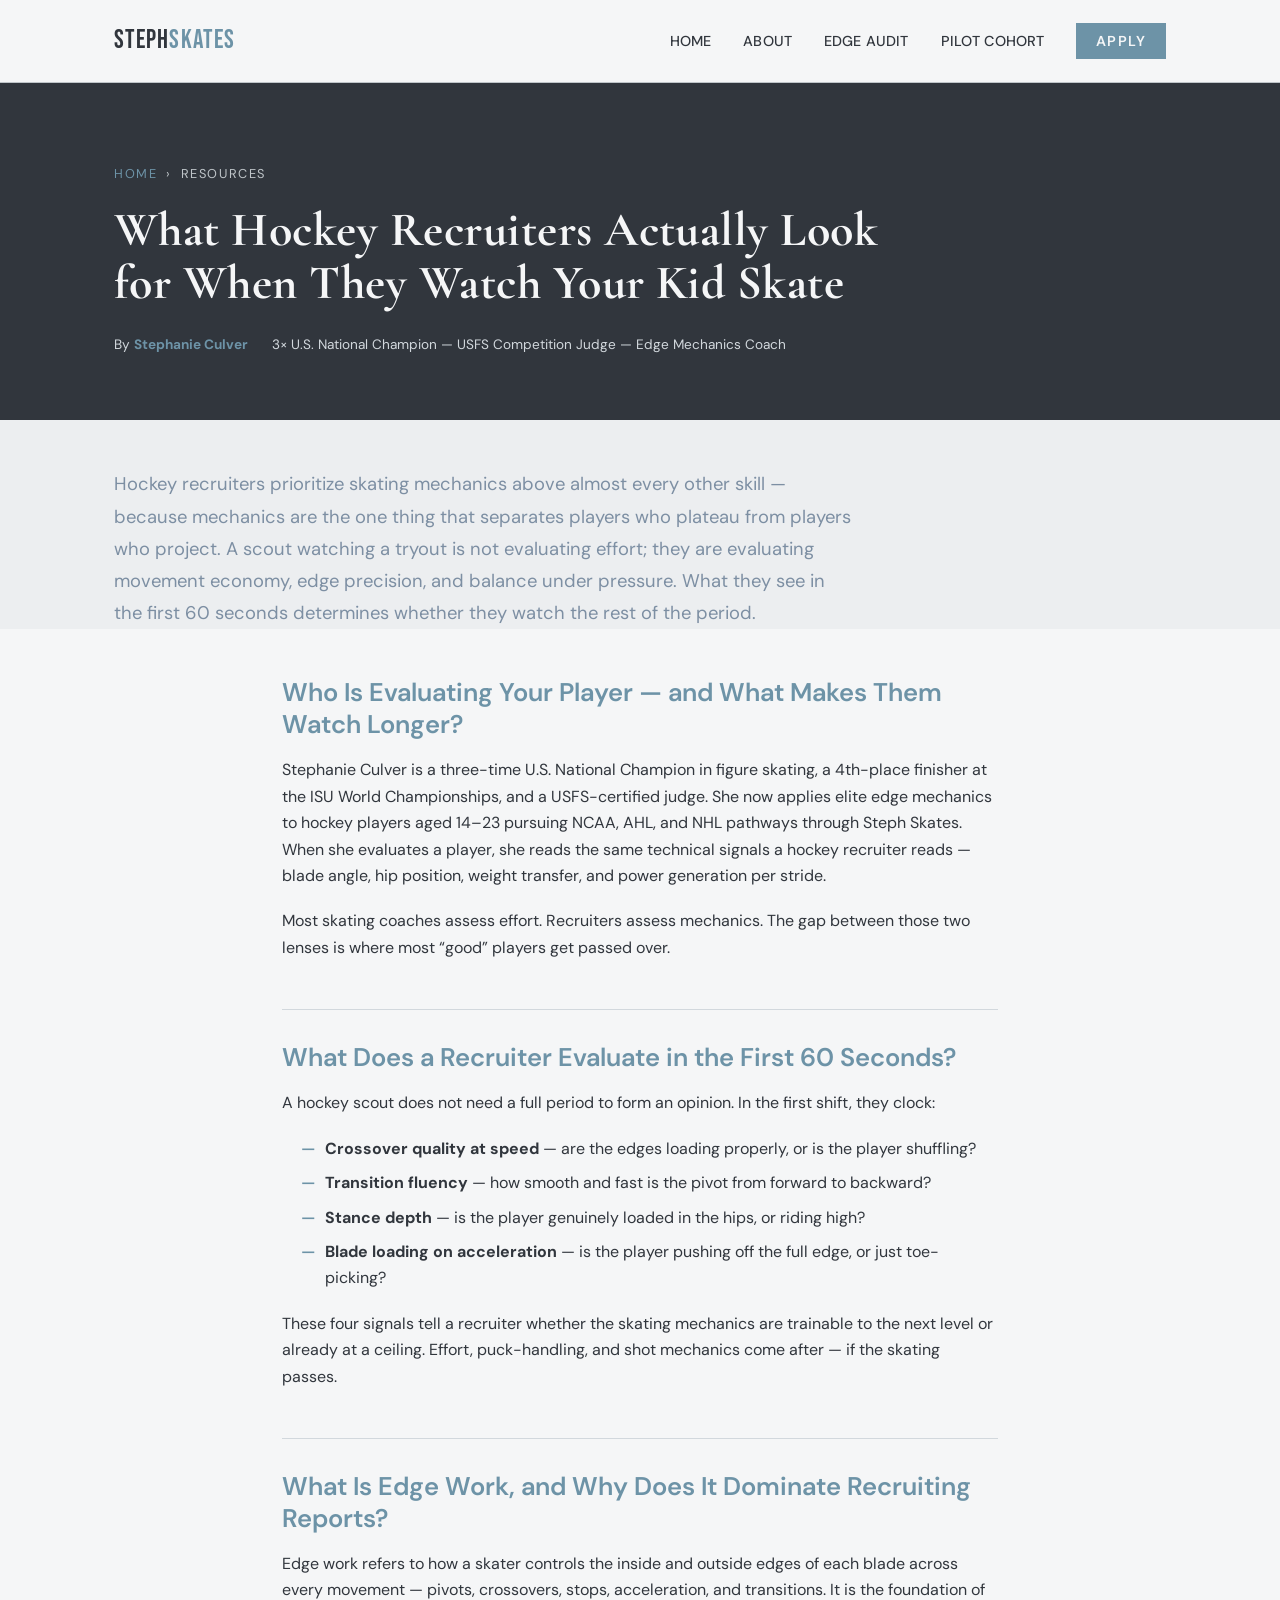
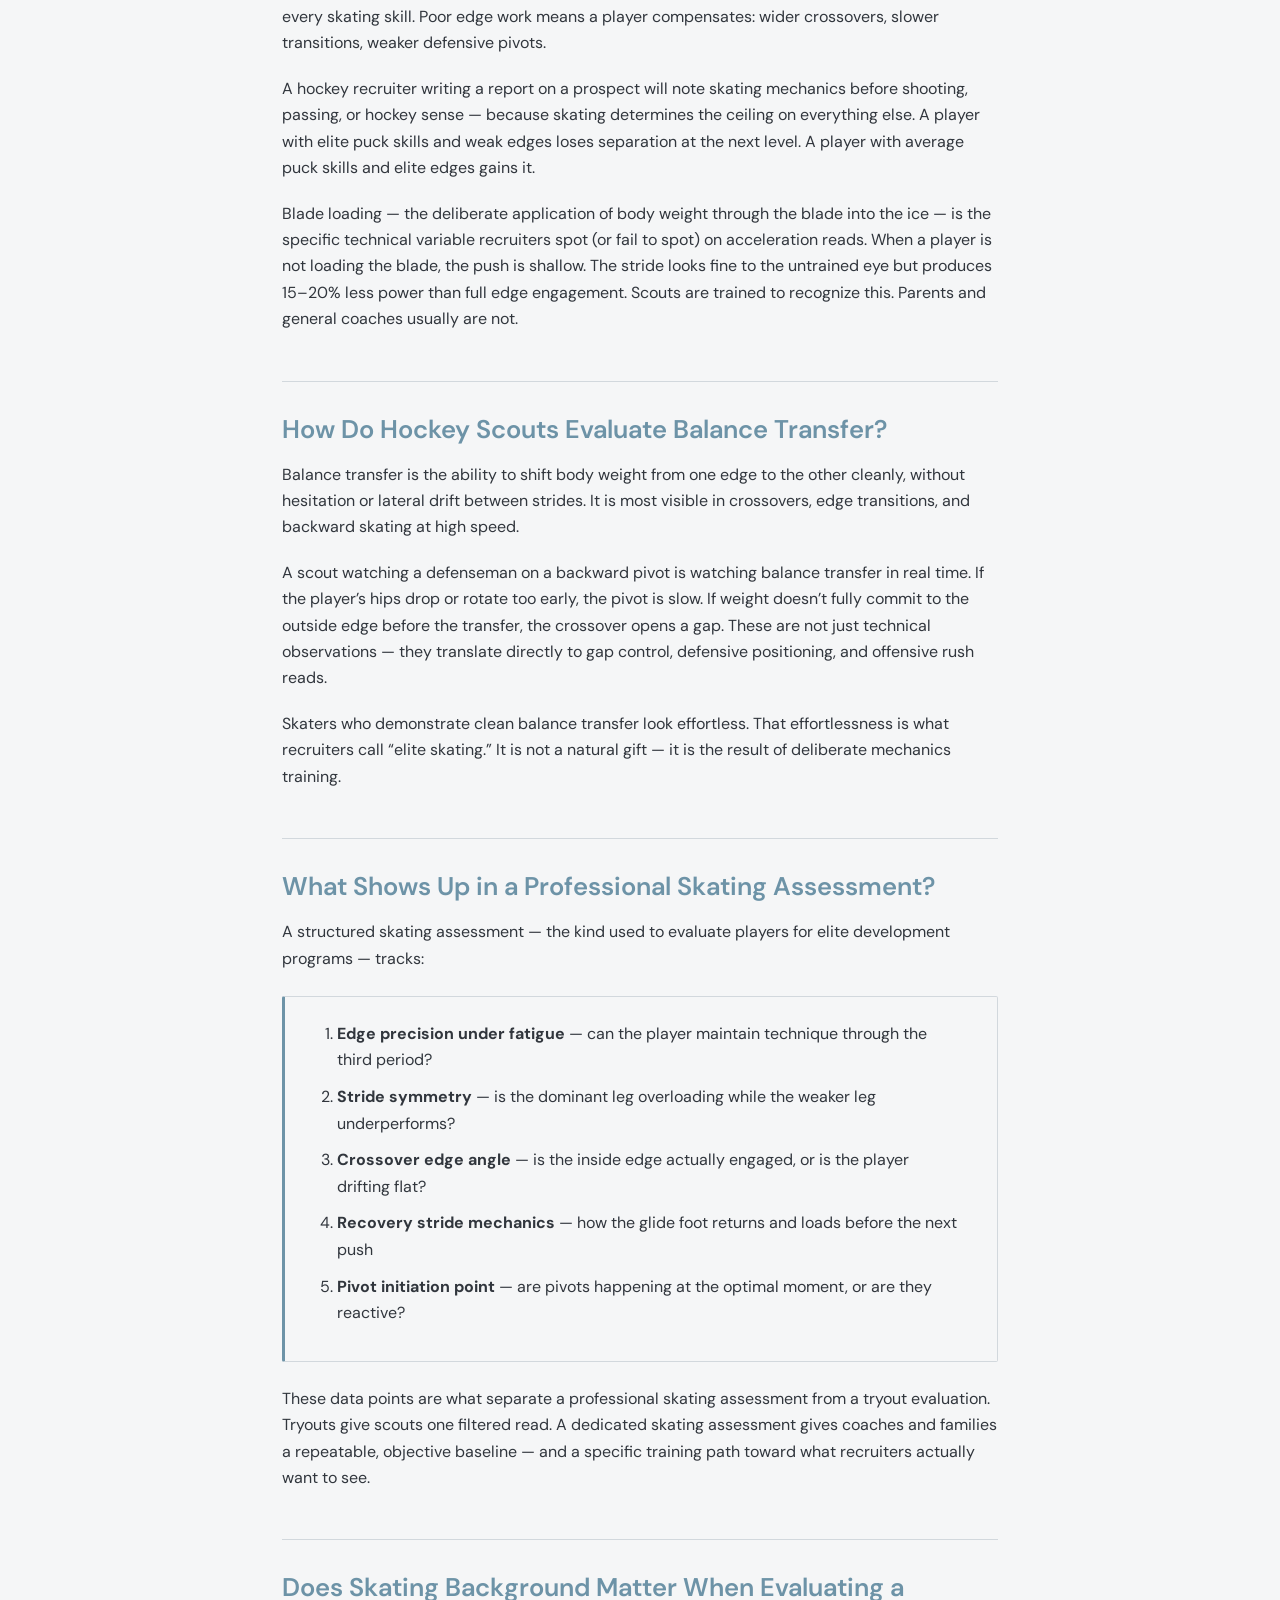
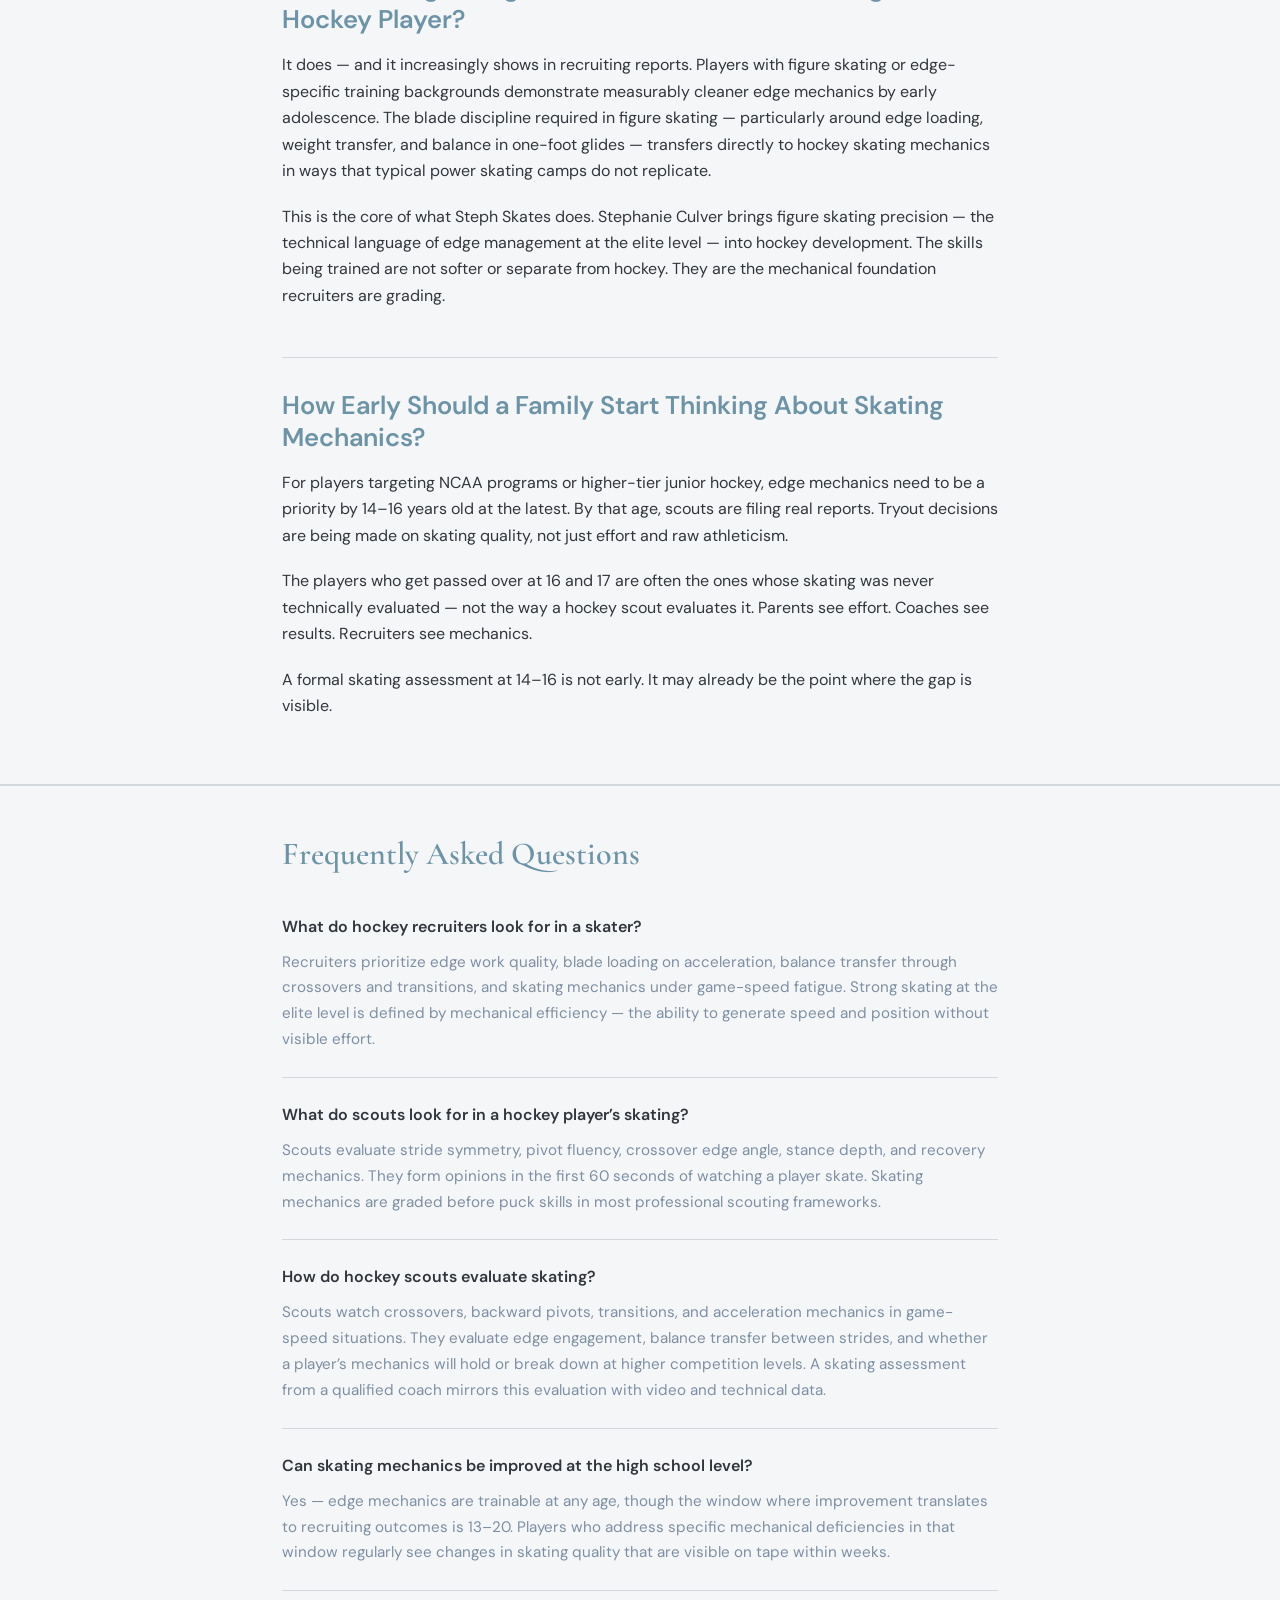
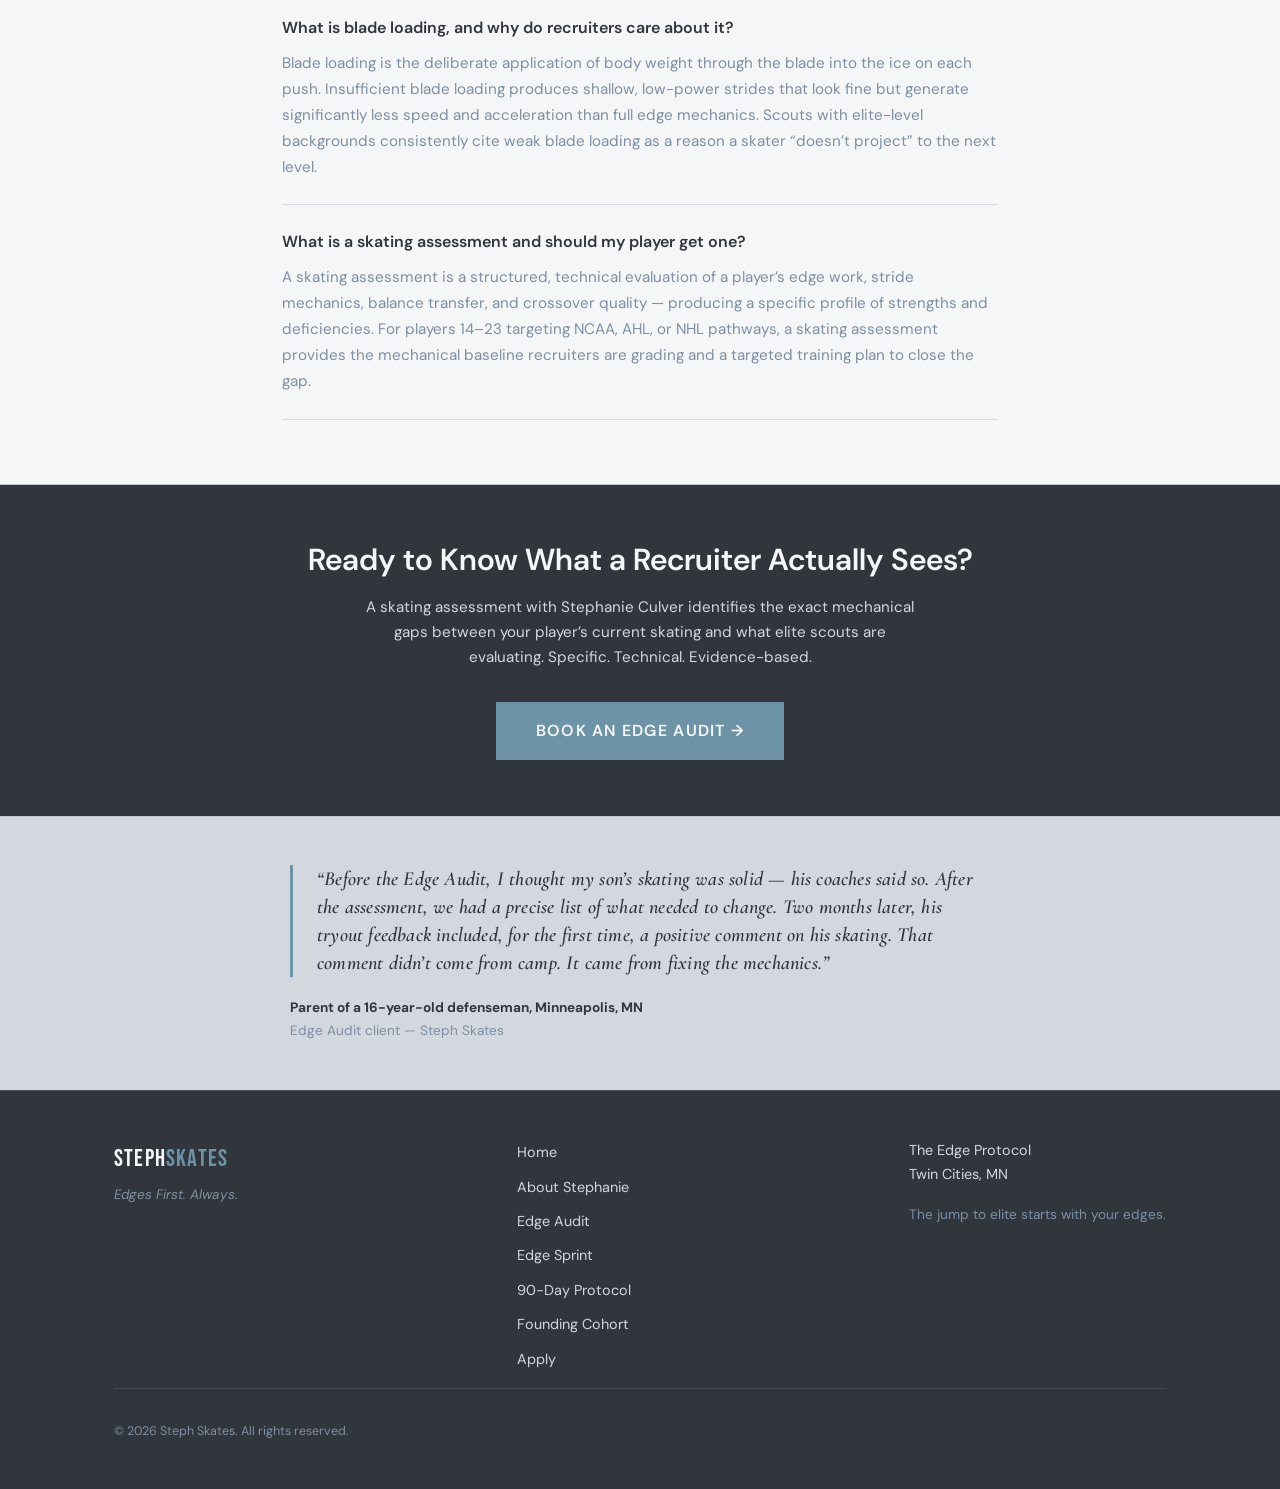
<file: what-hockey-recruiters-look-for.html>
<!DOCTYPE html>
<html lang="en">
<head>
  <meta charset="UTF-8" />
  <meta name="viewport" content="width=device-width, initial-scale=1.0" />
  <title>What Hockey Recruiters Look for When They Watch Your Kid Skate | Steph Skates</title>
  <meta name="description" content="Hockey recruiters prioritize skating mechanics above almost every other skill. Learn exactly what scouts evaluate in the first 60 seconds — edge work, blade loading, balance transfer, and more." />
  <link rel="stylesheet" href="css/style.css" />

  <!-- Article structured data -->
  <script type="application/ld+json">
  {
    "@context": "https://schema.org",
    "@type": "Article",
    "headline": "What Hockey Recruiters Actually Look for When They Watch Your Kid Skate",
    "description": "Hockey recruiters prioritize skating mechanics above almost every other skill. A scout watching a tryout is not evaluating effort — they are evaluating movement economy, edge precision, and balance under pressure.",
    "author": {
      "@type": "Person",
      "name": "Stephanie Culver",
      "jobTitle": "Hockey Power Skating Coach, USFS Competition Judge",
      "url": "https://www.stephskates.com/about.html"
    },
    "publisher": {
      "@type": "Organization",
      "name": "The Edge Protocol — Steph Skates",
      "url": "https://www.stephskates.com"
    },
    "url": "https://www.stephskates.com/what-hockey-recruiters-look-for.html",
    "datePublished": "2026-06-25",
    "dateModified": "2026-06-25"
  }
  </script>

  <!-- FAQ structured data -->
  <script type="application/ld+json">
  {
    "@context": "https://schema.org",
    "@type": "FAQPage",
    "mainEntity": [
      {
        "@type": "Question",
        "name": "What do hockey recruiters look for in a skater?",
        "acceptedAnswer": {
          "@type": "Answer",
          "text": "Recruiters prioritize edge work quality, blade loading on acceleration, balance transfer through crossovers and transitions, and skating mechanics under game-speed fatigue. Strong skating at the elite level is defined by mechanical efficiency — the ability to generate speed and position without visible effort."
        }
      },
      {
        "@type": "Question",
        "name": "What do scouts look for in a hockey player's skating?",
        "acceptedAnswer": {
          "@type": "Answer",
          "text": "Scouts evaluate stride symmetry, pivot fluency, crossover edge angle, stance depth, and recovery mechanics. They form opinions in the first 60 seconds of watching a player skate. Skating mechanics are graded before puck skills in most professional scouting frameworks."
        }
      },
      {
        "@type": "Question",
        "name": "How do hockey scouts evaluate skating?",
        "acceptedAnswer": {
          "@type": "Answer",
          "text": "Scouts watch crossovers, backward pivots, transitions, and acceleration mechanics in game-speed situations. They evaluate edge engagement, balance transfer between strides, and whether a player's mechanics will hold or break down at higher competition levels. A skating assessment from a qualified coach mirrors this evaluation with video and technical data."
        }
      },
      {
        "@type": "Question",
        "name": "Can skating mechanics be improved at the high school level?",
        "acceptedAnswer": {
          "@type": "Answer",
          "text": "Yes — edge mechanics are trainable at any age, though the window where improvement translates to recruiting outcomes is 13–20. Players who address specific mechanical deficiencies in that window regularly see changes in skating quality that are visible on tape within weeks."
        }
      },
      {
        "@type": "Question",
        "name": "What is blade loading, and why do recruiters care about it?",
        "acceptedAnswer": {
          "@type": "Answer",
          "text": "Blade loading is the deliberate application of body weight through the blade into the ice on each push. Insufficient blade loading produces shallow, low-power strides that look fine but generate significantly less speed and acceleration than full edge mechanics. Scouts with elite-level backgrounds consistently cite weak blade loading as a reason a skater 'doesn't project' to the next level."
        }
      },
      {
        "@type": "Question",
        "name": "What is a skating assessment and should my player get one?",
        "acceptedAnswer": {
          "@type": "Answer",
          "text": "A skating assessment is a structured, technical evaluation of a player's edge work, stride mechanics, balance transfer, and crossover quality — producing a specific profile of strengths and deficiencies. For players 14–23 targeting NCAA, AHL, or NHL pathways, a skating assessment provides the mechanical baseline recruiters are grading and a targeted training plan to close the gap."
        }
      }
    ]
  }
  </script>

  <style>
    /* ── Article-specific layout ── */
    .article-hero {
      background: var(--graphite);
      padding: 5rem 0 4rem;
    }
    .article-hero .breadcrumb {
      font-size: 0.8rem;
      letter-spacing: 0.12em;
      text-transform: uppercase;
      color: var(--platinum);
      margin-bottom: 1.25rem;
    }
    .article-hero .breadcrumb a { color: var(--lagoon); }
    .article-hero h1 {
      color: var(--pearl);
      font-size: clamp(2rem, 4vw, 3rem);
      max-width: 780px;
    }
    .article-hero .article-meta {
      margin-top: 1.5rem;
      font-size: 0.85rem;
      color: var(--mist);
      display: flex;
      gap: 1.5rem;
      flex-wrap: wrap;
    }
    .article-hero .article-meta strong { color: var(--lagoon); }

    .article-lede {
      padding: 3rem 0 0;
    }
    .article-lede p {
      font-size: 1.15rem;
      line-height: 1.75;
      color: var(--slate);
      font-weight: 400;
      max-width: 740px;
    }

    .article-body {
      padding: 3rem 0 4rem;
    }
    .article-body .container--article {
      max-width: 780px;
      margin: 0 auto;
      padding: 0 2rem;
    }

    .article-body h2 {
      font-size: clamp(1.25rem, 2.5vw, 1.6rem);
      color: var(--lagoon);
      margin-top: 3rem;
      margin-bottom: 1rem;
      padding-top: 2rem;
      border-top: 1px solid var(--mist);
    }
    .article-body h2:first-of-type {
      margin-top: 0;
      border-top: none;
      padding-top: 0;
    }

    .article-body ul {
      margin: 1rem 0 1.2rem 1.2rem;
      list-style: none;
      padding: 0;
    }
    .article-body ul li {
      padding-left: 1.5rem;
      position: relative;
      margin-bottom: 0.5rem;
      color: var(--graphite);
    }
    .article-body ul li::before {
      content: '—';
      position: absolute;
      left: 0;
      color: var(--lagoon);
      font-weight: 600;
    }

    .article-body ol {
      margin: 1rem 0 1.2rem 1.5rem;
    }
    .article-body ol li {
      margin-bottom: 0.65rem;
    }

    .article-body strong { color: var(--graphite); }

    /* ── Assessment list box ── */
    .assessment-list {
      background: var(--pearl);
      border: 1px solid var(--mist);
      border-left: 3px solid var(--lagoon);
      padding: 1.5rem 2rem;
      margin: 1.5rem 0;
      border-radius: 2px;
    }
    .assessment-list ol {
      margin: 0 0 0 1.25rem;
    }

    /* ── FAQ section ── */
    .article-faq {
      background: var(--pearl);
      border-top: 2px solid var(--mist);
      padding: 3rem 0 4rem;
    }
    .article-faq h2 {
      font-family: var(--display-font);
      font-size: clamp(1.5rem, 3vw, 2rem);
      color: var(--lagoon);
      margin-bottom: 2.5rem;
    }
    .faq-item {
      border-bottom: 1px solid var(--mist);
      padding: 1.5rem 0;
    }
    .faq-item:first-of-type { padding-top: 0; }
    .faq-item__q {
      font-family: var(--body-font);
      font-weight: 600;
      font-size: 1rem;
      color: var(--graphite);
      margin-bottom: 0.6rem;
    }
    .faq-item__a {
      font-size: 0.95rem;
      color: var(--slate);
      line-height: 1.7;
    }
    .faq-item__a p { margin-bottom: 0; }

    /* ── CTA block variant ── */
    .article-cta {
      background: var(--graphite);
      padding: 3.5rem 0;
      text-align: center;
    }
    .article-cta h2 {
      color: var(--pearl);
      font-size: clamp(1.4rem, 2.5vw, 1.9rem);
      margin-bottom: 1rem;
    }
    .article-cta p {
      color: var(--mist);
      max-width: 560px;
      margin: 0 auto 2rem;
      font-size: 0.95rem;
    }

    /* ── Testimonial ── */
    .article-testimonial {
      background: var(--mist);
      padding: 3rem 0;
    }
    .article-testimonial blockquote {
      max-width: 700px;
      margin: 0 auto;
      font-size: clamp(1.05rem, 2vw, 1.25rem);
      border-left-color: var(--lagoon);
    }
    .testimonial-attribution {
      margin-top: 1.25rem;
      max-width: 700px;
      margin-left: auto;
      margin-right: auto;
      font-size: 0.85rem;
      color: var(--slate);
    }
    .testimonial-attribution strong { color: var(--graphite); }
  </style>
</head>
<body>

<!-- ── Navigation ── -->
<nav class="site-nav">
  <div class="nav-inner">
    <a href="index.html" class="nav-wordmark">Steph<span>Skates</span></a>
    <ul class="nav-links">
      <li><a href="index.html">Home</a></li>
      <li><a href="about.html">About</a></li>
      <li><a href="edge-audit.html">Edge Audit</a></li>
      <li><a href="pilot.html">Pilot Cohort</a></li>
      <li><a href="apply.html" class="nav-cta">Apply</a></li>
    </ul>
  </div>
</nav>

<!-- ── Article Hero ── -->
<section class="article-hero">
  <div class="container">
    <p class="breadcrumb"><a href="index.html">Home</a> &nbsp;&rsaquo;&nbsp; Resources</p>
    <h1>What Hockey Recruiters Actually Look for When They Watch Your Kid Skate</h1>
    <div class="article-meta">
      <span>By <strong>Stephanie Culver</strong></span>
      <span>3&times; U.S. National Champion &mdash; USFS Competition Judge &mdash; Edge Mechanics Coach</span>
    </div>
  </div>
</section>

<!-- ── Lede ── -->
<section class="article-lede section--alt">
  <div class="container">
    <p>Hockey recruiters prioritize skating mechanics above almost every other skill &mdash; because mechanics are the one thing that separates players who plateau from players who project. A scout watching a tryout is not evaluating effort; they are evaluating movement economy, edge precision, and balance under pressure. What they see in the first 60 seconds determines whether they watch the rest of the period.</p>
  </div>
</section>

<!-- ── Article Body ── -->
<article class="article-body">
  <div class="container--article">

    <h2>Who Is Evaluating Your Player &mdash; and What Makes Them Watch Longer?</h2>

    <p>Stephanie Culver is a three-time U.S. National Champion in figure skating, a 4th-place finisher at the ISU World Championships, and a USFS-certified judge. She now applies elite edge mechanics to hockey players aged 14&ndash;23 pursuing NCAA, AHL, and NHL pathways through Steph Skates. When she evaluates a player, she reads the same technical signals a hockey recruiter reads &mdash; blade angle, hip position, weight transfer, and power generation per stride.</p>

    <p>Most skating coaches assess effort. Recruiters assess mechanics. The gap between those two lenses is where most &ldquo;good&rdquo; players get passed over.</p>

    <h2>What Does a Recruiter Evaluate in the First 60 Seconds?</h2>

    <p>A hockey scout does not need a full period to form an opinion. In the first shift, they clock:</p>

    <ul>
      <li><strong>Crossover quality at speed</strong> &mdash; are the edges loading properly, or is the player shuffling?</li>
      <li><strong>Transition fluency</strong> &mdash; how smooth and fast is the pivot from forward to backward?</li>
      <li><strong>Stance depth</strong> &mdash; is the player genuinely loaded in the hips, or riding high?</li>
      <li><strong>Blade loading on acceleration</strong> &mdash; is the player pushing off the full edge, or just toe-picking?</li>
    </ul>

    <p>These four signals tell a recruiter whether the skating mechanics are trainable to the next level or already at a ceiling. Effort, puck-handling, and shot mechanics come after &mdash; if the skating passes.</p>

    <h2>What Is Edge Work, and Why Does It Dominate Recruiting Reports?</h2>

    <p>Edge work refers to how a skater controls the inside and outside edges of each blade across every movement &mdash; pivots, crossovers, stops, acceleration, and transitions. It is the foundation of every skating skill. Poor edge work means a player compensates: wider crossovers, slower transitions, weaker defensive pivots.</p>

    <p>A hockey recruiter writing a report on a prospect will note skating mechanics before shooting, passing, or hockey sense &mdash; because skating determines the ceiling on everything else. A player with elite puck skills and weak edges loses separation at the next level. A player with average puck skills and elite edges gains it.</p>

    <p>Blade loading &mdash; the deliberate application of body weight through the blade into the ice &mdash; is the specific technical variable recruiters spot (or fail to spot) on acceleration reads. When a player is not loading the blade, the push is shallow. The stride looks fine to the untrained eye but produces 15&ndash;20% less power than full edge engagement. Scouts are trained to recognize this. Parents and general coaches usually are not.</p>

    <h2>How Do Hockey Scouts Evaluate Balance Transfer?</h2>

    <p>Balance transfer is the ability to shift body weight from one edge to the other cleanly, without hesitation or lateral drift between strides. It is most visible in crossovers, edge transitions, and backward skating at high speed.</p>

    <p>A scout watching a defenseman on a backward pivot is watching balance transfer in real time. If the player&rsquo;s hips drop or rotate too early, the pivot is slow. If weight doesn&rsquo;t fully commit to the outside edge before the transfer, the crossover opens a gap. These are not just technical observations &mdash; they translate directly to gap control, defensive positioning, and offensive rush reads.</p>

    <p>Skaters who demonstrate clean balance transfer look effortless. That effortlessness is what recruiters call &ldquo;elite skating.&rdquo; It is not a natural gift &mdash; it is the result of deliberate mechanics training.</p>

    <h2>What Shows Up in a Professional Skating Assessment?</h2>

    <p>A structured skating assessment &mdash; the kind used to evaluate players for elite development programs &mdash; tracks:</p>

    <div class="assessment-list">
      <ol>
        <li><strong>Edge precision under fatigue</strong> &mdash; can the player maintain technique through the third period?</li>
        <li><strong>Stride symmetry</strong> &mdash; is the dominant leg overloading while the weaker leg underperforms?</li>
        <li><strong>Crossover edge angle</strong> &mdash; is the inside edge actually engaged, or is the player drifting flat?</li>
        <li><strong>Recovery stride mechanics</strong> &mdash; how the glide foot returns and loads before the next push</li>
        <li><strong>Pivot initiation point</strong> &mdash; are pivots happening at the optimal moment, or are they reactive?</li>
      </ol>
    </div>

    <p>These data points are what separate a professional skating assessment from a tryout evaluation. Tryouts give scouts one filtered read. A dedicated skating assessment gives coaches and families a repeatable, objective baseline &mdash; and a specific training path toward what recruiters actually want to see.</p>

    <h2>Does Skating Background Matter When Evaluating a Hockey Player?</h2>

    <p>It does &mdash; and it increasingly shows in recruiting reports. Players with figure skating or edge-specific training backgrounds demonstrate measurably cleaner edge mechanics by early adolescence. The blade discipline required in figure skating &mdash; particularly around edge loading, weight transfer, and balance in one-foot glides &mdash; transfers directly to hockey skating mechanics in ways that typical power skating camps do not replicate.</p>

    <p>This is the core of what Steph Skates does. Stephanie Culver brings figure skating precision &mdash; the technical language of edge management at the elite level &mdash; into hockey development. The skills being trained are not softer or separate from hockey. They are the mechanical foundation recruiters are grading.</p>

    <h2>How Early Should a Family Start Thinking About Skating Mechanics?</h2>

    <p>For players targeting NCAA programs or higher-tier junior hockey, edge mechanics need to be a priority by 14&ndash;16 years old at the latest. By that age, scouts are filing real reports. Tryout decisions are being made on skating quality, not just effort and raw athleticism.</p>

    <p>The players who get passed over at 16 and 17 are often the ones whose skating was never technically evaluated &mdash; not the way a hockey scout evaluates it. Parents see effort. Coaches see results. Recruiters see mechanics.</p>

    <p>A formal skating assessment at 14&ndash;16 is not early. It may already be the point where the gap is visible.</p>

  </div>
</article>

<!-- ── FAQ ── -->
<section class="article-faq">
  <div class="container--article" style="max-width: 780px; margin: 0 auto; padding: 0 2rem;">
    <h2>Frequently Asked Questions</h2>

    <div class="faq-item">
      <p class="faq-item__q">What do hockey recruiters look for in a skater?</p>
      <div class="faq-item__a">
        <p>Recruiters prioritize edge work quality, blade loading on acceleration, balance transfer through crossovers and transitions, and skating mechanics under game-speed fatigue. Strong skating at the elite level is defined by mechanical efficiency &mdash; the ability to generate speed and position without visible effort.</p>
      </div>
    </div>

    <div class="faq-item">
      <p class="faq-item__q">What do scouts look for in a hockey player&rsquo;s skating?</p>
      <div class="faq-item__a">
        <p>Scouts evaluate stride symmetry, pivot fluency, crossover edge angle, stance depth, and recovery mechanics. They form opinions in the first 60 seconds of watching a player skate. Skating mechanics are graded before puck skills in most professional scouting frameworks.</p>
      </div>
    </div>

    <div class="faq-item">
      <p class="faq-item__q">How do hockey scouts evaluate skating?</p>
      <div class="faq-item__a">
        <p>Scouts watch crossovers, backward pivots, transitions, and acceleration mechanics in game-speed situations. They evaluate edge engagement, balance transfer between strides, and whether a player&rsquo;s mechanics will hold or break down at higher competition levels. A skating assessment from a qualified coach mirrors this evaluation with video and technical data.</p>
      </div>
    </div>

    <div class="faq-item">
      <p class="faq-item__q">Can skating mechanics be improved at the high school level?</p>
      <div class="faq-item__a">
        <p>Yes &mdash; edge mechanics are trainable at any age, though the window where improvement translates to recruiting outcomes is 13&ndash;20. Players who address specific mechanical deficiencies in that window regularly see changes in skating quality that are visible on tape within weeks.</p>
      </div>
    </div>

    <div class="faq-item">
      <p class="faq-item__q">What is blade loading, and why do recruiters care about it?</p>
      <div class="faq-item__a">
        <p>Blade loading is the deliberate application of body weight through the blade into the ice on each push. Insufficient blade loading produces shallow, low-power strides that look fine but generate significantly less speed and acceleration than full edge mechanics. Scouts with elite-level backgrounds consistently cite weak blade loading as a reason a skater &ldquo;doesn&rsquo;t project&rdquo; to the next level.</p>
      </div>
    </div>

    <div class="faq-item">
      <p class="faq-item__q">What is a skating assessment and should my player get one?</p>
      <div class="faq-item__a">
        <p>A skating assessment is a structured, technical evaluation of a player&rsquo;s edge work, stride mechanics, balance transfer, and crossover quality &mdash; producing a specific profile of strengths and deficiencies. For players 14&ndash;23 targeting NCAA, AHL, or NHL pathways, a skating assessment provides the mechanical baseline recruiters are grading and a targeted training plan to close the gap.</p>
      </div>
    </div>
  </div>
</section>

<!-- ── Article CTA ── -->
<section class="article-cta">
  <div class="container--narrow">
    <h2>Ready to Know What a Recruiter Actually Sees?</h2>
    <p>A skating assessment with Stephanie Culver identifies the exact mechanical gaps between your player&rsquo;s current skating and what elite scouts are evaluating. Specific. Technical. Evidence-based.</p>
    <a href="edge-audit.html" class="btn btn--primary btn--large">Book an Edge Audit &rarr;</a>
  </div>
</section>

<!-- ── Testimonial ── -->
<section class="article-testimonial">
  <div class="container">
    <blockquote>
      &ldquo;Before the Edge Audit, I thought my son&rsquo;s skating was solid &mdash; his coaches said so. After the assessment, we had a precise list of what needed to change. Two months later, his tryout feedback included, for the first time, a positive comment on his skating. That comment didn&rsquo;t come from camp. It came from fixing the mechanics.&rdquo;
    </blockquote>
    <p class="testimonial-attribution">
      <strong>Parent of a 16-year-old defenseman, Minneapolis, MN</strong><br>
      Edge Audit client &mdash; Steph Skates
    </p>
  </div>
</section>

<!-- ── Footer ── -->
<footer class="site-footer">
  <div class="container">
    <div class="footer-inner">
      <div>
        <div class="footer__wordmark">Steph<span>Skates</span></div>
        <div class="footer__tagline">Edges First. Always.</div>
      </div>
      <ul class="footer__links">
        <li><a href="index.html">Home</a></li>
        <li><a href="about.html">About Stephanie</a></li>
        <li><a href="edge-audit.html">Edge Audit</a></li>
        <li><a href="edge-sprint.html">Edge Sprint</a></li>
        <li><a href="90-day-protocol.html">90-Day Protocol</a></li>
        <li><a href="pilot.html">Founding Cohort</a></li>
        <li><a href="apply.html">Apply</a></li>
      </ul>
      <div>
        <p style="font-size: 0.9rem; color: var(--mist);">The Edge Protocol<br>Twin Cities, MN</p>
        <p style="font-size: 0.85rem; color: var(--slate); margin-top: 0.5rem;">The jump to elite starts with your edges.</p>
      </div>
    </div>
    <p class="footer__copy">&copy; 2026 Steph Skates. All rights reserved.</p>
  </div>
</footer>

</body>
</html>
</file>
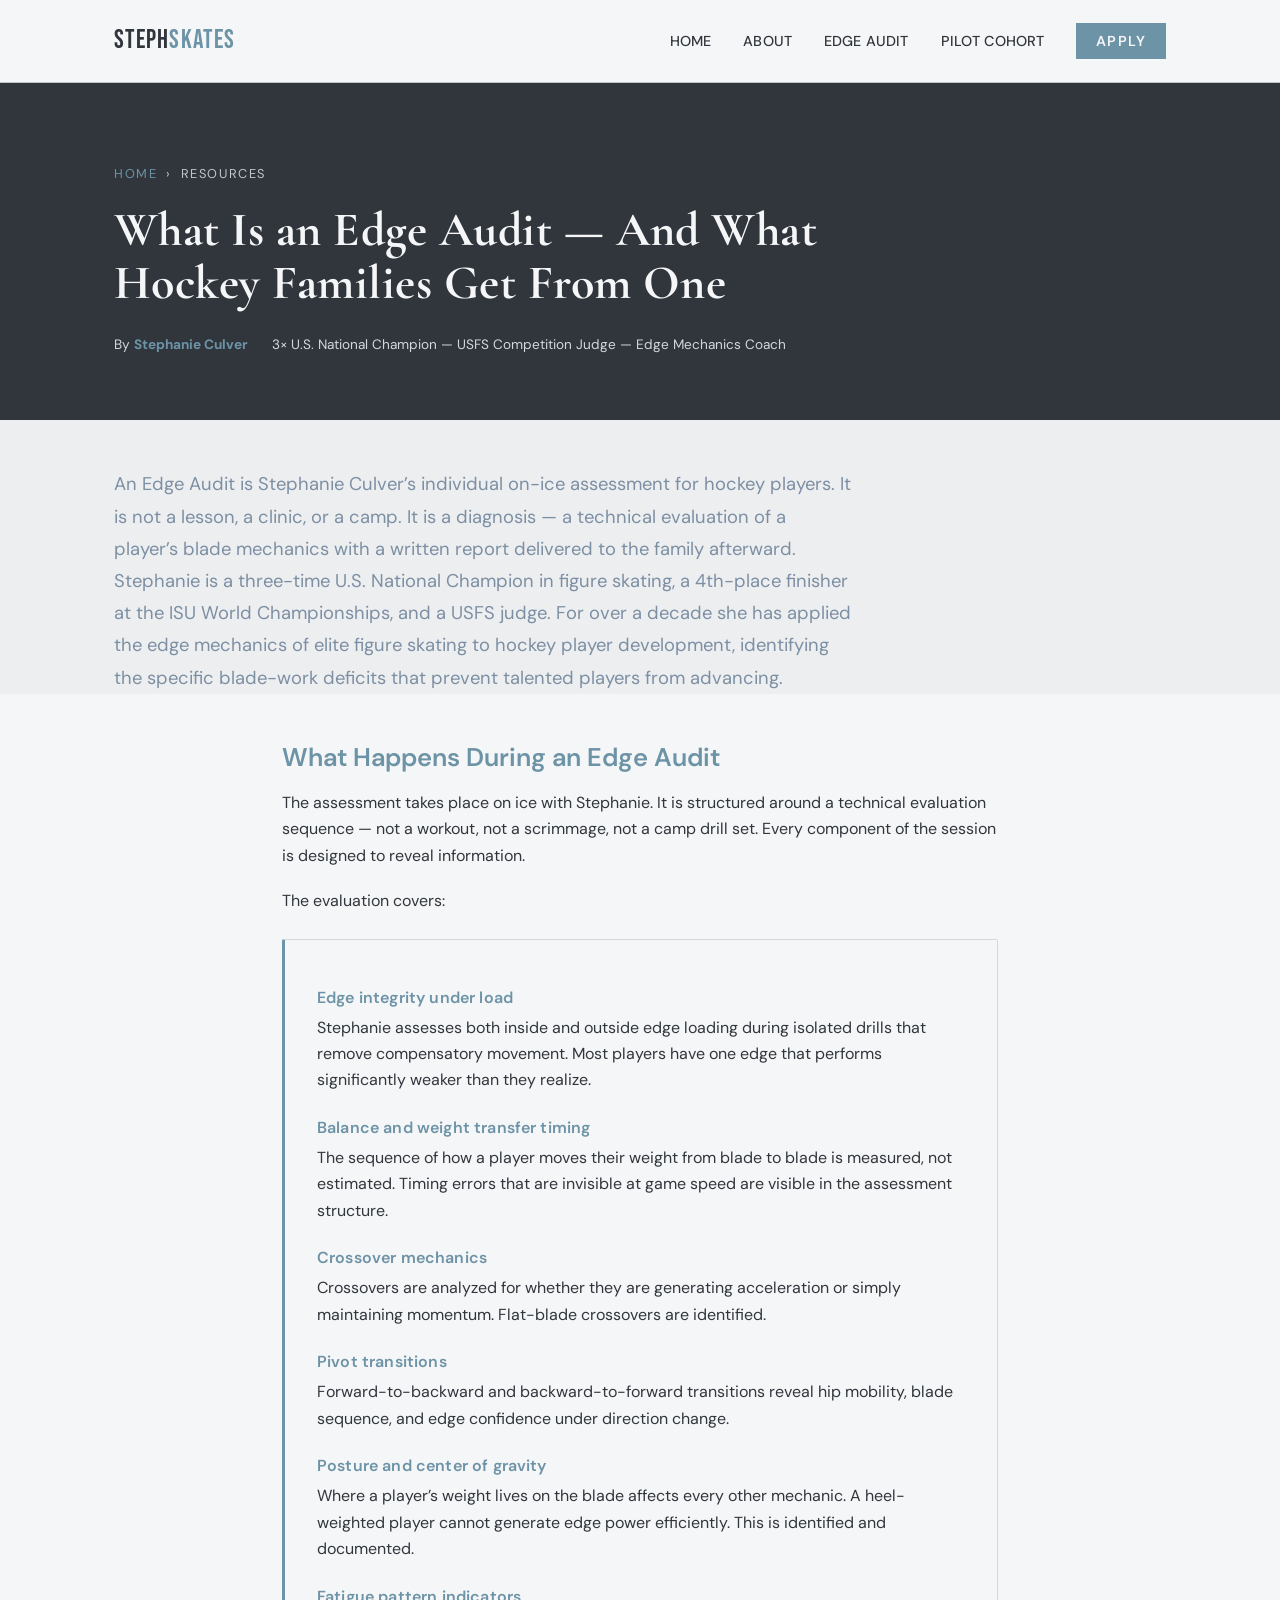
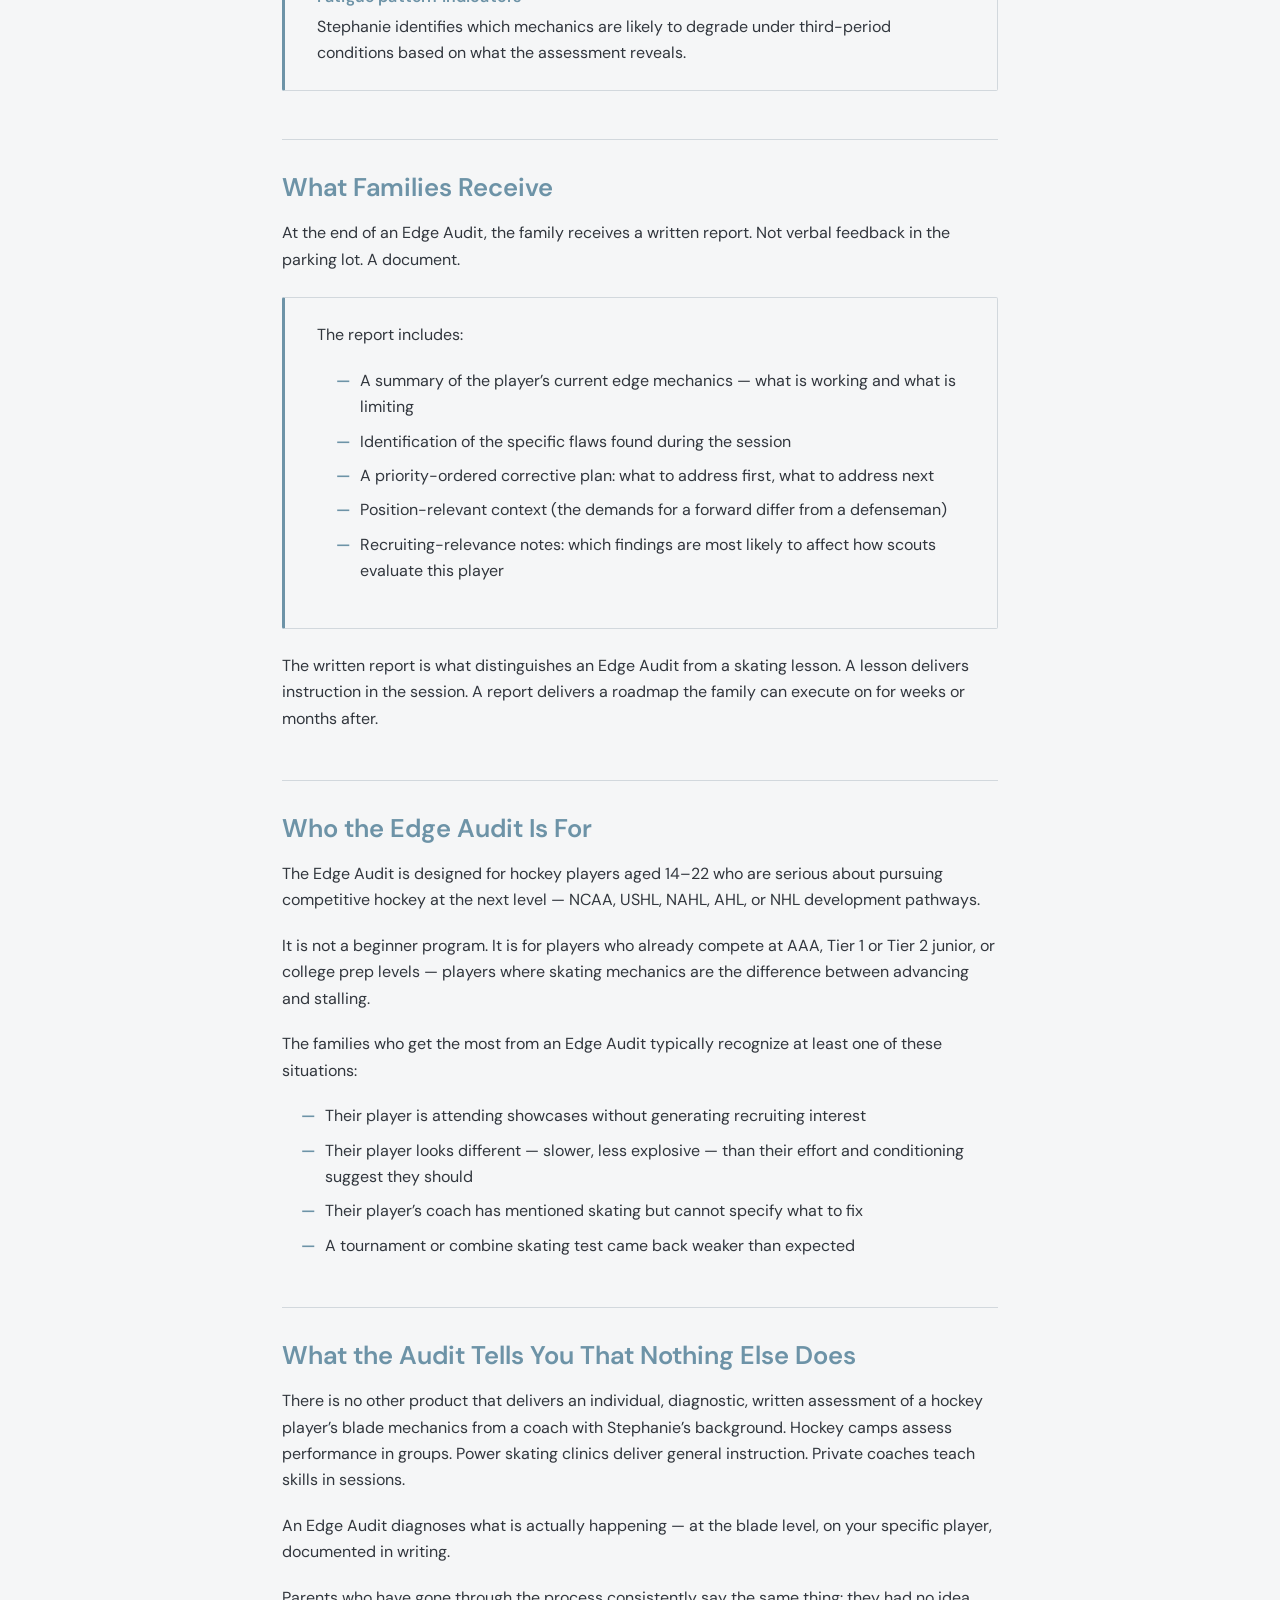
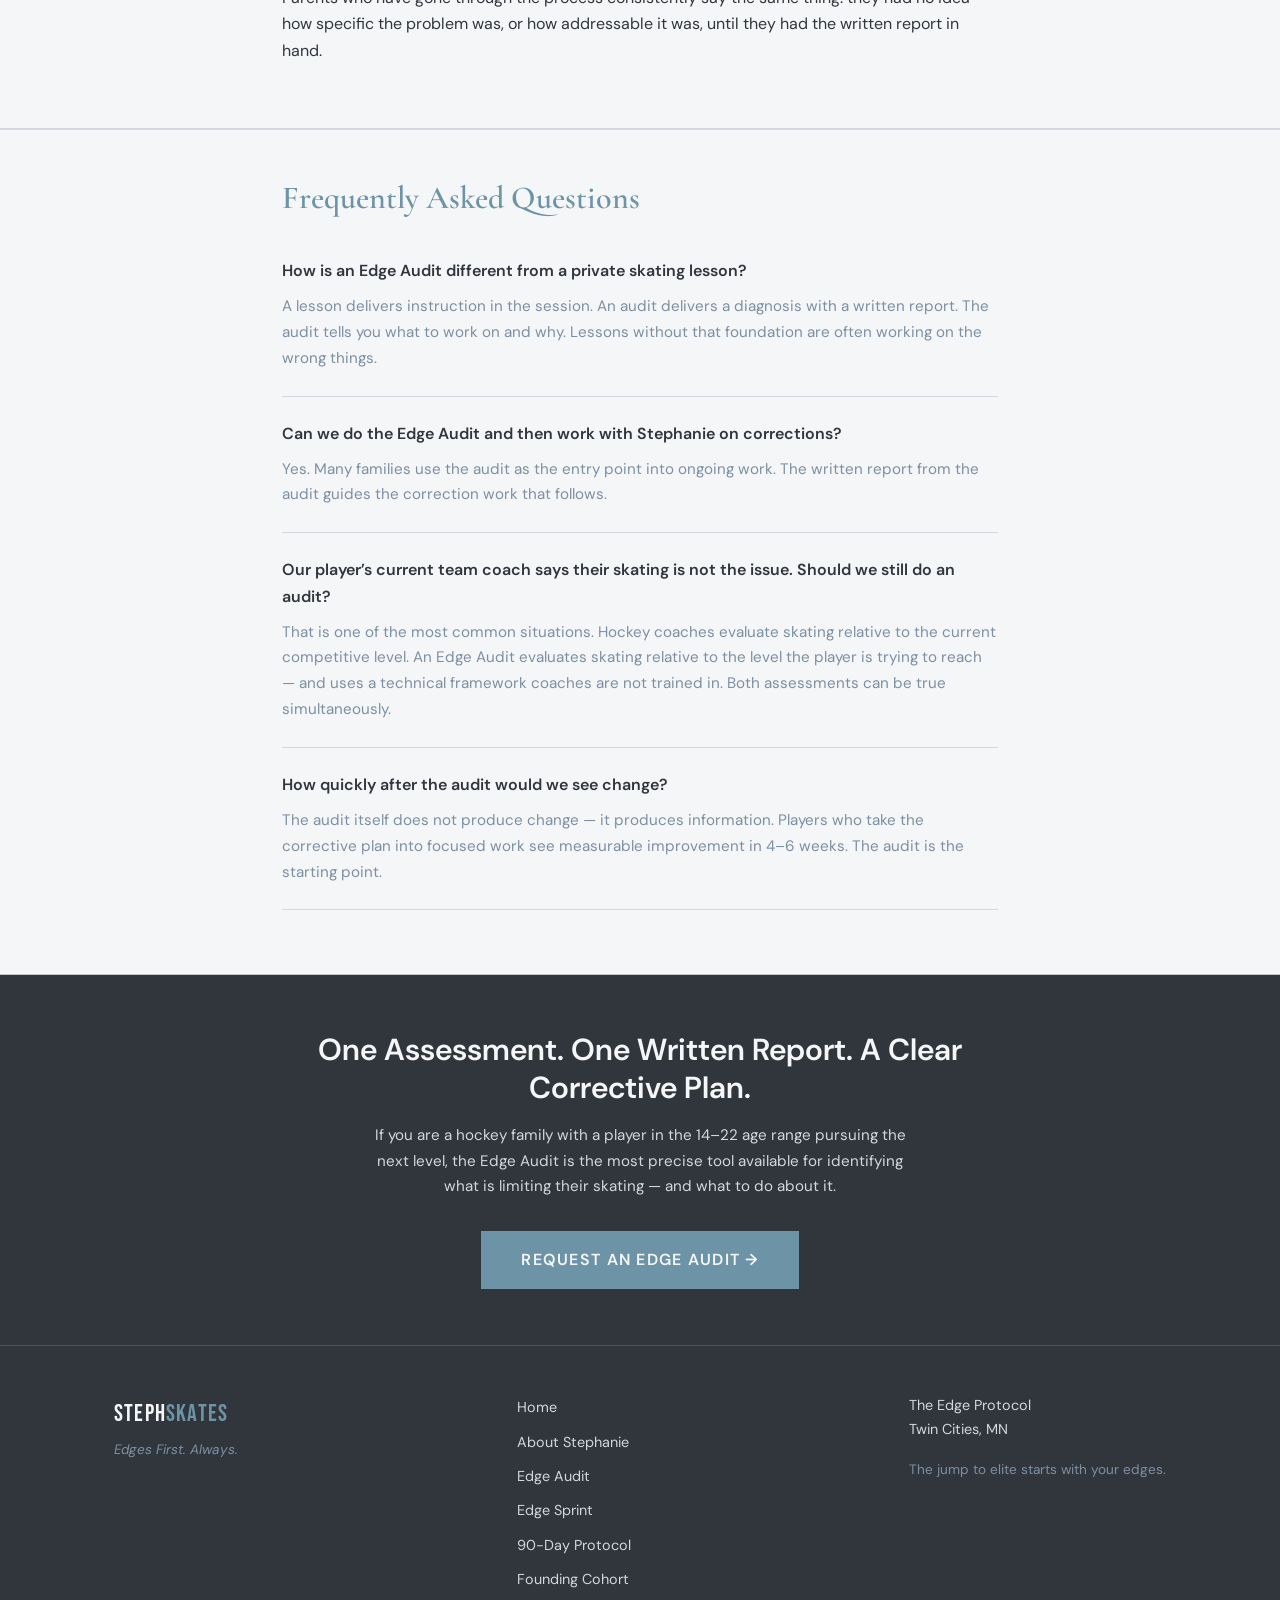
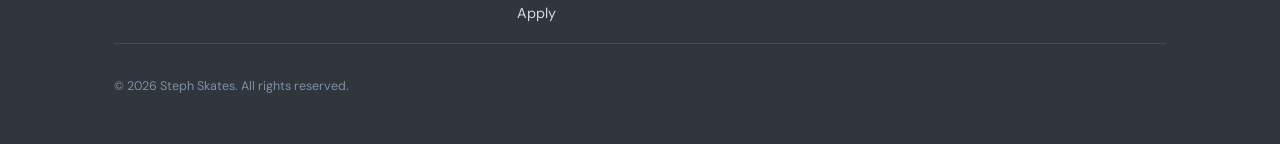
<file: what-is-edge-audit.html>
<!DOCTYPE html>
<html lang="en">
<head>
  <meta charset="UTF-8" />
  <meta name="viewport" content="width=device-width, initial-scale=1.0" />
  <title>What Is an Edge Audit — And What Hockey Families Get From One | Steph Skates</title>
  <meta name="description" content="An Edge Audit is not a lesson, a clinic, or a camp. It is a diagnosis — a technical evaluation of a player's blade mechanics with a written report delivered to the family afterward. Here's exactly what it includes and what families receive." />
  <link rel="stylesheet" href="css/style.css" />

  <!-- Article structured data -->
  <script type="application/ld+json">
  {
    "@context": "https://schema.org",
    "@type": "Article",
    "headline": "What Is an Edge Audit — And What Hockey Families Get From One",
    "description": "An Edge Audit is not a lesson, a clinic, or a camp. It is a diagnosis — a technical evaluation of a player's blade mechanics with a written report delivered to the family afterward. This article explains exactly what it includes and who it is designed for.",
    "author": {
      "@type": "Person",
      "name": "Stephanie Culver",
      "jobTitle": "Hockey Power Skating Coach, USFS Competition Judge",
      "url": "https://www.stephskates.com/about.html"
    },
    "publisher": {
      "@type": "Organization",
      "name": "Steph Skates",
      "url": "https://www.stephskates.com"
    },
    "url": "https://www.stephskates.com/what-is-edge-audit.html",
    "datePublished": "2026-06-25",
    "dateModified": "2026-06-25"
  }
  </script>

  <!-- FAQ structured data -->
  <script type="application/ld+json">
  {
    "@context": "https://schema.org",
    "@type": "FAQPage",
    "mainEntity": [
      {
        "@type": "Question",
        "name": "What is an Edge Audit?",
        "acceptedAnswer": {
          "@type": "Answer",
          "text": "An Edge Audit is an individual on-ice assessment of a hockey player's blade mechanics, conducted by Stephanie Culver — a three-time U.S. National Champion figure skater and USFS judge. It covers edge integrity under load, balance and weight transfer timing, crossover mechanics, pivot transitions, posture and center of gravity, and fatigue pattern indicators. The assessment produces a written report with a priority-ordered corrective plan delivered to the family."
        }
      },
      {
        "@type": "Question",
        "name": "How is an Edge Audit different from a private skating lesson?",
        "acceptedAnswer": {
          "@type": "Answer",
          "text": "A lesson delivers instruction in the session. An audit delivers a diagnosis with a written report. The audit tells you what to work on and why. Lessons without that foundation are often working on the wrong things."
        }
      },
      {
        "@type": "Question",
        "name": "Can we do the Edge Audit and then work with Stephanie on corrections?",
        "acceptedAnswer": {
          "@type": "Answer",
          "text": "Yes. Many families use the audit as the entry point into ongoing work. The written report from the audit guides the correction work that follows."
        }
      },
      {
        "@type": "Question",
        "name": "Our player's team coach says their skating is not the issue. Should we still do an audit?",
        "acceptedAnswer": {
          "@type": "Answer",
          "text": "That is one of the most common situations. Hockey coaches evaluate skating relative to the current competitive level. An Edge Audit evaluates skating relative to the level the player is trying to reach — and uses a technical framework coaches are not trained in. Both assessments can be true simultaneously."
        }
      },
      {
        "@type": "Question",
        "name": "How quickly after the Edge Audit would we see change?",
        "acceptedAnswer": {
          "@type": "Answer",
          "text": "The audit itself does not produce change — it produces information. Players who take the corrective plan into focused work see measurable improvement in 4–6 weeks. The audit is the starting point."
        }
      },
      {
        "@type": "Question",
        "name": "Is the Edge Audit worth it?",
        "acceptedAnswer": {
          "@type": "Answer",
          "text": "For hockey players aged 14–22 pursuing NCAA, USHL, NAHL, AHL, or NHL development pathways, the Edge Audit provides something no other product delivers: an individual, diagnostic, written assessment of blade mechanics from a coach with Stephanie Culver's background. Parents who go through the process consistently say the same thing — they had no idea how specific the problem was, or how addressable it was, until they had the written report in hand."
        }
      }
    ]
  }
  </script>

  <style>
    .article-hero {
      background: var(--graphite);
      padding: 5rem 0 4rem;
    }
    .article-hero .breadcrumb {
      font-size: 0.8rem;
      letter-spacing: 0.12em;
      text-transform: uppercase;
      color: var(--platinum);
      margin-bottom: 1.25rem;
    }
    .article-hero .breadcrumb a { color: var(--lagoon); }
    .article-hero h1 {
      color: var(--pearl);
      font-size: clamp(2rem, 4vw, 3rem);
      max-width: 780px;
    }
    .article-hero .article-meta {
      margin-top: 1.5rem;
      font-size: 0.85rem;
      color: var(--mist);
      display: flex;
      gap: 1.5rem;
      flex-wrap: wrap;
    }
    .article-hero .article-meta strong { color: var(--lagoon); }

    .article-lede {
      padding: 3rem 0 0;
    }
    .article-lede p {
      font-size: 1.15rem;
      line-height: 1.75;
      color: var(--slate);
      font-weight: 400;
      max-width: 740px;
    }

    .article-body {
      padding: 3rem 0 4rem;
    }
    .article-body .container--article {
      max-width: 780px;
      margin: 0 auto;
      padding: 0 2rem;
    }

    .article-body h2 {
      font-size: clamp(1.25rem, 2.5vw, 1.6rem);
      color: var(--lagoon);
      margin-top: 3rem;
      margin-bottom: 1rem;
      padding-top: 2rem;
      border-top: 1px solid var(--mist);
    }
    .article-body h2:first-of-type {
      margin-top: 0;
      border-top: none;
      padding-top: 0;
    }

    .article-body h3 {
      font-family: var(--body-font);
      font-size: 1rem;
      font-weight: 600;
      color: var(--lagoon);
      margin-top: 1.5rem;
      margin-bottom: 0.4rem;
    }

    .article-body ul {
      margin: 1rem 0 1.2rem 1.2rem;
      list-style: none;
      padding: 0;
    }
    .article-body ul li {
      padding-left: 1.5rem;
      position: relative;
      margin-bottom: 0.5rem;
      color: var(--graphite);
    }
    .article-body ul li::before {
      content: '—';
      position: absolute;
      left: 0;
      color: var(--lagoon);
      font-weight: 600;
    }

    .article-body strong { color: var(--graphite); }

    .evaluation-grid {
      background: var(--pearl);
      border: 1px solid var(--mist);
      border-left: 3px solid var(--lagoon);
      padding: 1.5rem 2rem;
      margin: 1.5rem 0;
      border-radius: 2px;
    }

    .report-list {
      background: var(--pearl);
      border: 1px solid var(--mist);
      border-left: 3px solid var(--lagoon);
      padding: 1.5rem 2rem;
      margin: 1.5rem 0;
      border-radius: 2px;
    }

    .article-faq {
      background: var(--pearl);
      border-top: 2px solid var(--mist);
      padding: 3rem 0 4rem;
    }
    .article-faq h2 {
      font-family: var(--display-font);
      font-size: clamp(1.5rem, 3vw, 2rem);
      color: var(--lagoon);
      margin-bottom: 2.5rem;
    }
    .faq-item {
      border-bottom: 1px solid var(--mist);
      padding: 1.5rem 0;
    }
    .faq-item:first-of-type { padding-top: 0; }
    .faq-item__q {
      font-family: var(--body-font);
      font-weight: 600;
      font-size: 1rem;
      color: var(--graphite);
      margin-bottom: 0.6rem;
    }
    .faq-item__a {
      font-size: 0.95rem;
      color: var(--slate);
      line-height: 1.7;
    }
    .faq-item__a p { margin-bottom: 0; }

    .article-cta {
      background: var(--graphite);
      padding: 3.5rem 0;
      text-align: center;
    }
    .article-cta h2 {
      color: var(--pearl);
      font-size: clamp(1.4rem, 2.5vw, 1.9rem);
      margin-bottom: 1rem;
    }
    .article-cta p {
      color: var(--mist);
      max-width: 560px;
      margin: 0 auto 2rem;
      font-size: 0.95rem;
    }
  </style>
</head>
<body>

<!-- ── Navigation ── -->
<nav class="site-nav">
  <div class="nav-inner">
    <a href="index.html" class="nav-wordmark">Steph<span>Skates</span></a>
    <ul class="nav-links">
      <li><a href="index.html">Home</a></li>
      <li><a href="about.html">About</a></li>
      <li><a href="edge-audit.html">Edge Audit</a></li>
      <li><a href="pilot.html">Pilot Cohort</a></li>
      <li><a href="apply.html" class="nav-cta">Apply</a></li>
    </ul>
  </div>
</nav>

<!-- ── Article Hero ── -->
<section class="article-hero">
  <div class="container">
    <p class="breadcrumb"><a href="index.html">Home</a> &nbsp;&rsaquo;&nbsp; Resources</p>
    <h1>What Is an Edge Audit &mdash; And What Hockey Families Get From One</h1>
    <div class="article-meta">
      <span>By <strong>Stephanie Culver</strong></span>
      <span>3&times; U.S. National Champion &mdash; USFS Competition Judge &mdash; Edge Mechanics Coach</span>
    </div>
  </div>
</section>

<!-- ── Lede ── -->
<section class="article-lede section--alt">
  <div class="container">
    <p>An Edge Audit is Stephanie Culver&rsquo;s individual on-ice assessment for hockey players. It is not a lesson, a clinic, or a camp. It is a diagnosis &mdash; a technical evaluation of a player&rsquo;s blade mechanics with a written report delivered to the family afterward. Stephanie is a three-time U.S. National Champion in figure skating, a 4th-place finisher at the ISU World Championships, and a USFS judge. For over a decade she has applied the edge mechanics of elite figure skating to hockey player development, identifying the specific blade-work deficits that prevent talented players from advancing.</p>
  </div>
</section>

<!-- ── Article Body ── -->
<article class="article-body">
  <div class="container--article">

    <h2>What Happens During an Edge Audit</h2>

    <p>The assessment takes place on ice with Stephanie. It is structured around a technical evaluation sequence &mdash; not a workout, not a scrimmage, not a camp drill set. Every component of the session is designed to reveal information.</p>

    <p>The evaluation covers:</p>

    <div class="evaluation-grid">
      <h3>Edge integrity under load</h3>
      <p>Stephanie assesses both inside and outside edge loading during isolated drills that remove compensatory movement. Most players have one edge that performs significantly weaker than they realize.</p>

      <h3>Balance and weight transfer timing</h3>
      <p>The sequence of how a player moves their weight from blade to blade is measured, not estimated. Timing errors that are invisible at game speed are visible in the assessment structure.</p>

      <h3>Crossover mechanics</h3>
      <p>Crossovers are analyzed for whether they are generating acceleration or simply maintaining momentum. Flat-blade crossovers are identified.</p>

      <h3>Pivot transitions</h3>
      <p>Forward-to-backward and backward-to-forward transitions reveal hip mobility, blade sequence, and edge confidence under direction change.</p>

      <h3>Posture and center of gravity</h3>
      <p>Where a player&rsquo;s weight lives on the blade affects every other mechanic. A heel-weighted player cannot generate edge power efficiently. This is identified and documented.</p>

      <h3>Fatigue pattern indicators</h3>
      <p>Stephanie identifies which mechanics are likely to degrade under third-period conditions based on what the assessment reveals.</p>
    </div>

    <h2>What Families Receive</h2>

    <p>At the end of an Edge Audit, the family receives a written report. Not verbal feedback in the parking lot. A document.</p>

    <div class="report-list">
      <p>The report includes:</p>
      <ul>
        <li>A summary of the player&rsquo;s current edge mechanics &mdash; what is working and what is limiting</li>
        <li>Identification of the specific flaws found during the session</li>
        <li>A priority-ordered corrective plan: what to address first, what to address next</li>
        <li>Position-relevant context (the demands for a forward differ from a defenseman)</li>
        <li>Recruiting-relevance notes: which findings are most likely to affect how scouts evaluate this player</li>
      </ul>
    </div>

    <p>The written report is what distinguishes an Edge Audit from a skating lesson. A lesson delivers instruction in the session. A report delivers a roadmap the family can execute on for weeks or months after.</p>

    <h2>Who the Edge Audit Is For</h2>

    <p>The Edge Audit is designed for hockey players aged 14&ndash;22 who are serious about pursuing competitive hockey at the next level &mdash; NCAA, USHL, NAHL, AHL, or NHL development pathways.</p>

    <p>It is not a beginner program. It is for players who already compete at AAA, Tier 1 or Tier 2 junior, or college prep levels &mdash; players where skating mechanics are the difference between advancing and stalling.</p>

    <p>The families who get the most from an Edge Audit typically recognize at least one of these situations:</p>

    <ul>
      <li>Their player is attending showcases without generating recruiting interest</li>
      <li>Their player looks different &mdash; slower, less explosive &mdash; than their effort and conditioning suggest they should</li>
      <li>Their player&rsquo;s coach has mentioned skating but cannot specify what to fix</li>
      <li>A tournament or combine skating test came back weaker than expected</li>
    </ul>

    <h2>What the Audit Tells You That Nothing Else Does</h2>

    <p>There is no other product that delivers an individual, diagnostic, written assessment of a hockey player&rsquo;s blade mechanics from a coach with Stephanie&rsquo;s background. Hockey camps assess performance in groups. Power skating clinics deliver general instruction. Private coaches teach skills in sessions.</p>

    <p>An Edge Audit diagnoses what is actually happening &mdash; at the blade level, on your specific player, documented in writing.</p>

    <p>Parents who have gone through the process consistently say the same thing: they had no idea how specific the problem was, or how addressable it was, until they had the written report in hand.</p>

  </div>
</article>

<!-- ── FAQ ── -->
<section class="article-faq">
  <div class="container--article" style="max-width: 780px; margin: 0 auto; padding: 0 2rem;">
    <h2>Frequently Asked Questions</h2>

    <div class="faq-item">
      <p class="faq-item__q">How is an Edge Audit different from a private skating lesson?</p>
      <div class="faq-item__a">
        <p>A lesson delivers instruction in the session. An audit delivers a diagnosis with a written report. The audit tells you what to work on and why. Lessons without that foundation are often working on the wrong things.</p>
      </div>
    </div>

    <div class="faq-item">
      <p class="faq-item__q">Can we do the Edge Audit and then work with Stephanie on corrections?</p>
      <div class="faq-item__a">
        <p>Yes. Many families use the audit as the entry point into ongoing work. The written report from the audit guides the correction work that follows.</p>
      </div>
    </div>

    <div class="faq-item">
      <p class="faq-item__q">Our player&rsquo;s current team coach says their skating is not the issue. Should we still do an audit?</p>
      <div class="faq-item__a">
        <p>That is one of the most common situations. Hockey coaches evaluate skating relative to the current competitive level. An Edge Audit evaluates skating relative to the level the player is trying to reach &mdash; and uses a technical framework coaches are not trained in. Both assessments can be true simultaneously.</p>
      </div>
    </div>

    <div class="faq-item">
      <p class="faq-item__q">How quickly after the audit would we see change?</p>
      <div class="faq-item__a">
        <p>The audit itself does not produce change &mdash; it produces information. Players who take the corrective plan into focused work see measurable improvement in 4&ndash;6 weeks. The audit is the starting point.</p>
      </div>
    </div>
  </div>
</section>

<!-- ── Article CTA ── -->
<section class="article-cta">
  <div class="container--narrow">
    <h2>One Assessment. One Written Report. A Clear Corrective Plan.</h2>
    <p>If you are a hockey family with a player in the 14&ndash;22 age range pursuing the next level, the Edge Audit is the most precise tool available for identifying what is limiting their skating &mdash; and what to do about it.</p>
    <a href="apply.html" class="btn btn--primary btn--large">Request an Edge Audit &rarr;</a>
  </div>
</section>

<!-- ── Footer ── -->
<footer class="site-footer">
  <div class="container">
    <div class="footer-inner">
      <div>
        <div class="footer__wordmark">Steph<span>Skates</span></div>
        <div class="footer__tagline">Edges First. Always.</div>
      </div>
      <ul class="footer__links">
        <li><a href="index.html">Home</a></li>
        <li><a href="about.html">About Stephanie</a></li>
        <li><a href="edge-audit.html">Edge Audit</a></li>
        <li><a href="edge-sprint.html">Edge Sprint</a></li>
        <li><a href="90-day-protocol.html">90-Day Protocol</a></li>
        <li><a href="pilot.html">Founding Cohort</a></li>
        <li><a href="apply.html">Apply</a></li>
      </ul>
      <div>
        <p style="font-size: 0.9rem; color: var(--mist);">The Edge Protocol<br>Twin Cities, MN</p>
        <p style="font-size: 0.85rem; color: var(--slate); margin-top: 0.5rem;">The jump to elite starts with your edges.</p>
      </div>
    </div>
    <p class="footer__copy">&copy; 2026 Steph Skates. All rights reserved.</p>
  </div>
</footer>

</body>
</html>
</file>
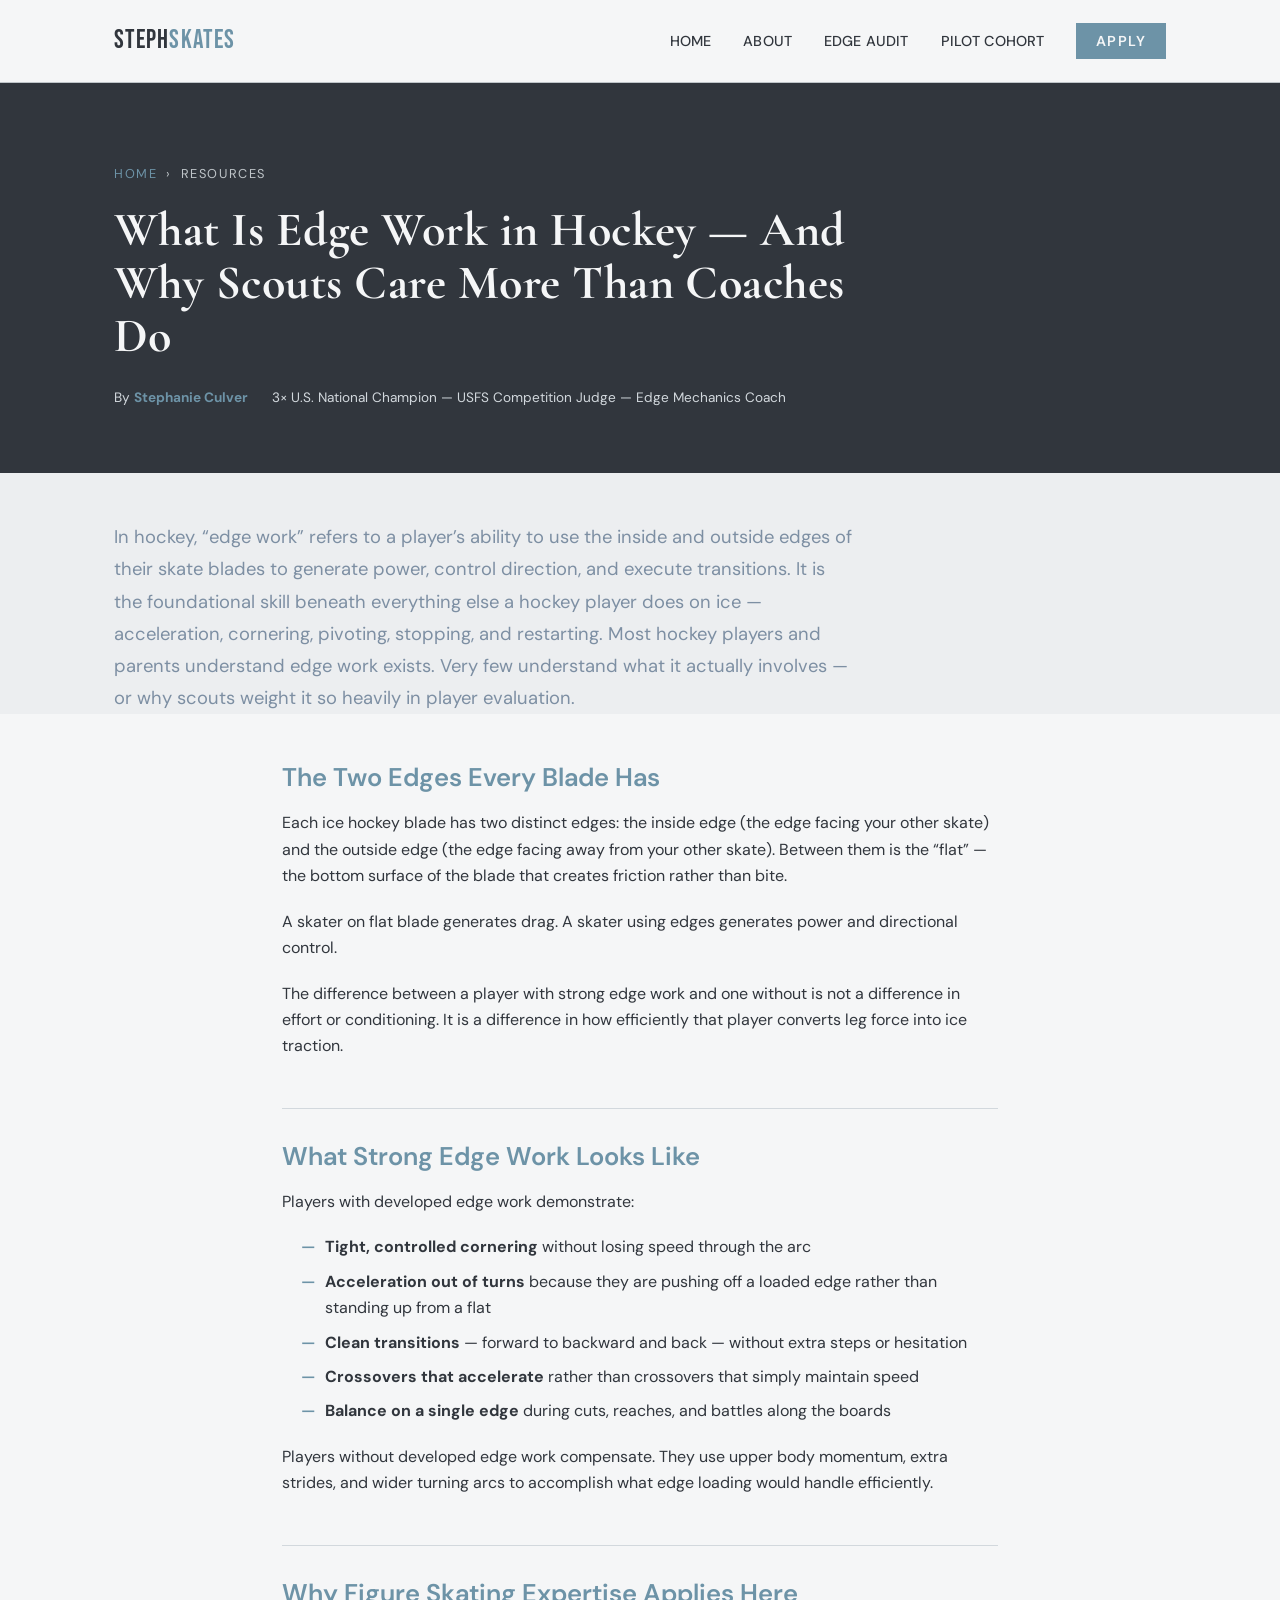
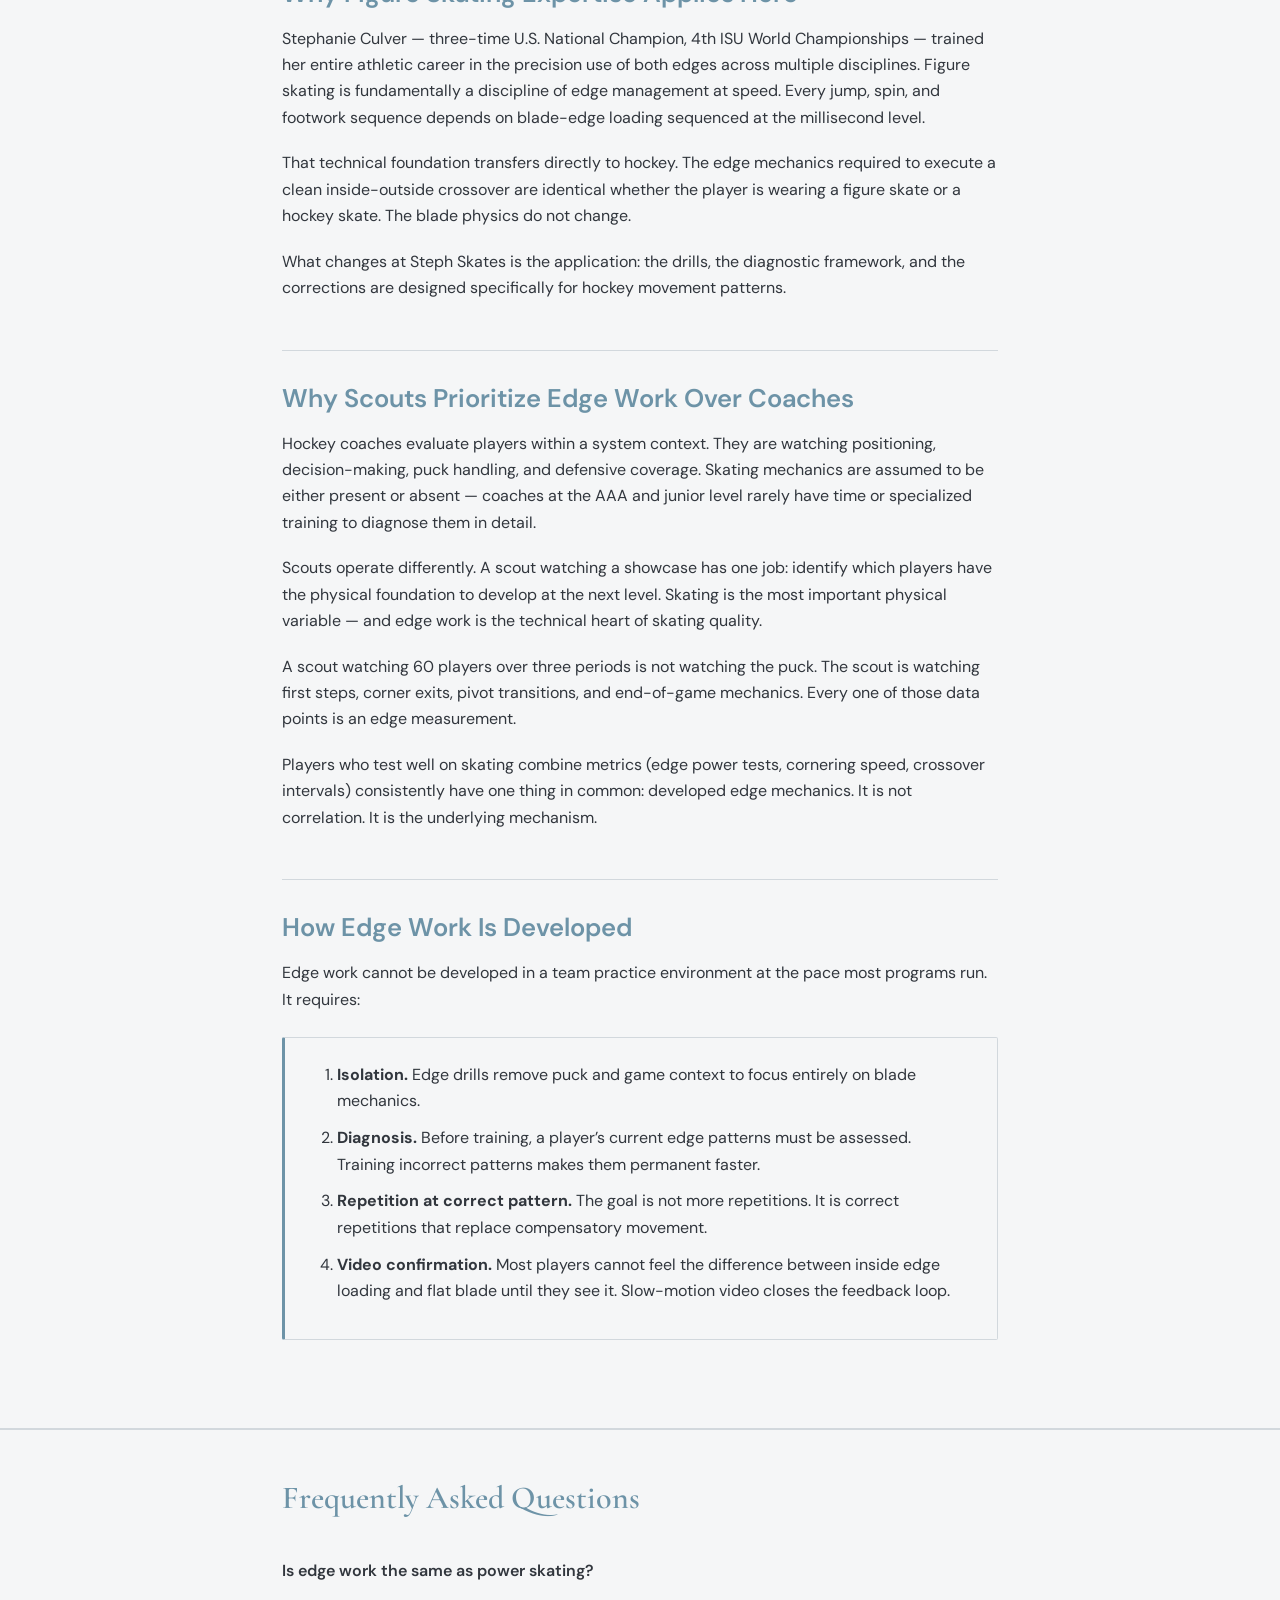
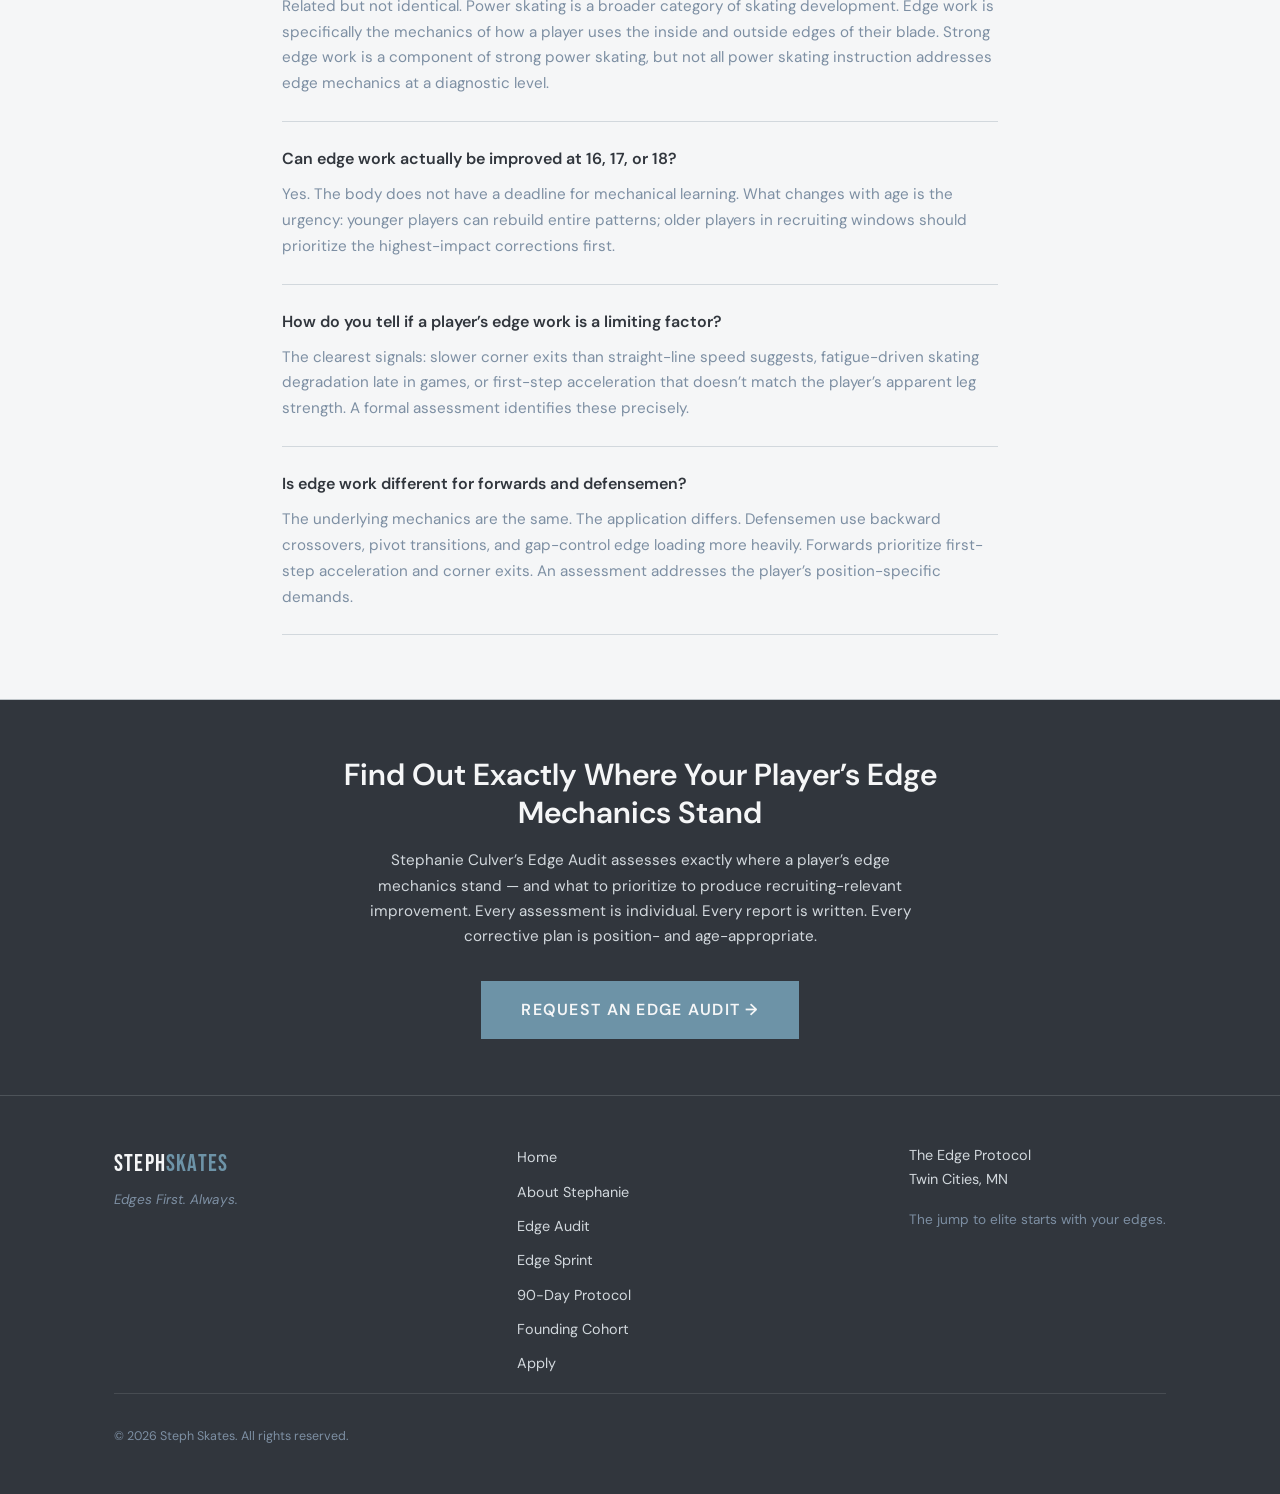
<file: what-is-edge-work-hockey.html>
<!DOCTYPE html>
<html lang="en">
<head>
  <meta charset="UTF-8" />
  <meta name="viewport" content="width=device-width, initial-scale=1.0" />
  <title>What Is Edge Work in Hockey — And Why Scouts Care More Than Coaches Do | Steph Skates</title>
  <meta name="description" content="Edge work is the foundational skill beneath everything a hockey player does on ice — acceleration, cornering, pivoting, stopping, and restarting. Here's what it actually involves, how it's trained, and why scouts weight it so heavily in player evaluation." />
  <link rel="stylesheet" href="css/style.css" />

  <!-- Article structured data -->
  <script type="application/ld+json">
  {
    "@context": "https://schema.org",
    "@type": "Article",
    "headline": "What Is Edge Work in Hockey — And Why Scouts Care More Than Coaches Do",
    "description": "Edge work is the foundational skill beneath everything a hockey player does on ice. This article breaks down what edge work is, how it is trained, and why scouts weight it so heavily in player evaluation.",
    "author": {
      "@type": "Person",
      "name": "Stephanie Culver",
      "jobTitle": "Hockey Power Skating Coach, USFS Competition Judge",
      "url": "https://www.stephskates.com/about.html"
    },
    "publisher": {
      "@type": "Organization",
      "name": "Steph Skates",
      "url": "https://www.stephskates.com"
    },
    "url": "https://www.stephskates.com/what-is-edge-work-hockey.html",
    "datePublished": "2026-06-25",
    "dateModified": "2026-06-25"
  }
  </script>

  <!-- FAQ structured data -->
  <script type="application/ld+json">
  {
    "@context": "https://schema.org",
    "@type": "FAQPage",
    "mainEntity": [
      {
        "@type": "Question",
        "name": "What is edge work in hockey?",
        "acceptedAnswer": {
          "@type": "Answer",
          "text": "Edge work in hockey refers to a player's ability to use the inside and outside edges of their skate blades to generate power, control direction, and execute transitions. Each blade has two distinct edges: the inside edge (facing your other skate) and the outside edge (facing away). A skater on a flat blade generates drag; a skater using edges generates power and directional control. Edge work is the foundational skill beneath acceleration, cornering, pivoting, stopping, and restarting."
        }
      },
      {
        "@type": "Question",
        "name": "Is edge work the same as power skating?",
        "acceptedAnswer": {
          "@type": "Answer",
          "text": "Related but not identical. Power skating is a broader category of skating development. Edge work is specifically the mechanics of how a player uses the inside and outside edges of their blade. Strong edge work is a component of strong power skating, but not all power skating instruction addresses edge mechanics at a diagnostic level."
        }
      },
      {
        "@type": "Question",
        "name": "Can edge work actually be improved at 16, 17, or 18?",
        "acceptedAnswer": {
          "@type": "Answer",
          "text": "Yes. The body does not have a deadline for mechanical learning. What changes with age is the urgency: younger players can rebuild entire patterns; older players in recruiting windows should prioritize the highest-impact corrections first."
        }
      },
      {
        "@type": "Question",
        "name": "How do you tell if a player's edge work is a limiting factor?",
        "acceptedAnswer": {
          "@type": "Answer",
          "text": "The clearest signals: slower corner exits than straight-line speed suggests, fatigue-driven skating degradation late in games, or first-step acceleration that doesn't match the player's apparent leg strength. A formal assessment identifies these precisely."
        }
      },
      {
        "@type": "Question",
        "name": "Is edge work different for forwards and defensemen?",
        "acceptedAnswer": {
          "@type": "Answer",
          "text": "The underlying mechanics are the same. The application differs. Defensemen use backward crossovers, pivot transitions, and gap-control edge loading more heavily. Forwards prioritize first-step acceleration and corner exits. An assessment addresses the player's position-specific demands."
        }
      }
    ]
  }
  </script>

  <style>
    .article-hero {
      background: var(--graphite);
      padding: 5rem 0 4rem;
    }
    .article-hero .breadcrumb {
      font-size: 0.8rem;
      letter-spacing: 0.12em;
      text-transform: uppercase;
      color: var(--platinum);
      margin-bottom: 1.25rem;
    }
    .article-hero .breadcrumb a { color: var(--lagoon); }
    .article-hero h1 {
      color: var(--pearl);
      font-size: clamp(2rem, 4vw, 3rem);
      max-width: 780px;
    }
    .article-hero .article-meta {
      margin-top: 1.5rem;
      font-size: 0.85rem;
      color: var(--mist);
      display: flex;
      gap: 1.5rem;
      flex-wrap: wrap;
    }
    .article-hero .article-meta strong { color: var(--lagoon); }

    .article-lede {
      padding: 3rem 0 0;
    }
    .article-lede p {
      font-size: 1.15rem;
      line-height: 1.75;
      color: var(--slate);
      font-weight: 400;
      max-width: 740px;
    }

    .article-body {
      padding: 3rem 0 4rem;
    }
    .article-body .container--article {
      max-width: 780px;
      margin: 0 auto;
      padding: 0 2rem;
    }

    .article-body h2 {
      font-size: clamp(1.25rem, 2.5vw, 1.6rem);
      color: var(--lagoon);
      margin-top: 3rem;
      margin-bottom: 1rem;
      padding-top: 2rem;
      border-top: 1px solid var(--mist);
    }
    .article-body h2:first-of-type {
      margin-top: 0;
      border-top: none;
      padding-top: 0;
    }

    .article-body ul {
      margin: 1rem 0 1.2rem 1.2rem;
      list-style: none;
      padding: 0;
    }
    .article-body ul li {
      padding-left: 1.5rem;
      position: relative;
      margin-bottom: 0.5rem;
      color: var(--graphite);
    }
    .article-body ul li::before {
      content: '—';
      position: absolute;
      left: 0;
      color: var(--lagoon);
      font-weight: 600;
    }

    .article-body ol {
      margin: 1rem 0 1.2rem 1.5rem;
    }
    .article-body ol li {
      margin-bottom: 0.65rem;
    }

    .article-body strong { color: var(--graphite); }

    .edge-development-list {
      background: var(--pearl);
      border: 1px solid var(--mist);
      border-left: 3px solid var(--lagoon);
      padding: 1.5rem 2rem;
      margin: 1.5rem 0;
      border-radius: 2px;
    }
    .edge-development-list ol {
      margin: 0 0 0 1.25rem;
    }

    .article-faq {
      background: var(--pearl);
      border-top: 2px solid var(--mist);
      padding: 3rem 0 4rem;
    }
    .article-faq h2 {
      font-family: var(--display-font);
      font-size: clamp(1.5rem, 3vw, 2rem);
      color: var(--lagoon);
      margin-bottom: 2.5rem;
    }
    .faq-item {
      border-bottom: 1px solid var(--mist);
      padding: 1.5rem 0;
    }
    .faq-item:first-of-type { padding-top: 0; }
    .faq-item__q {
      font-family: var(--body-font);
      font-weight: 600;
      font-size: 1rem;
      color: var(--graphite);
      margin-bottom: 0.6rem;
    }
    .faq-item__a {
      font-size: 0.95rem;
      color: var(--slate);
      line-height: 1.7;
    }
    .faq-item__a p { margin-bottom: 0; }

    .article-cta {
      background: var(--graphite);
      padding: 3.5rem 0;
      text-align: center;
    }
    .article-cta h2 {
      color: var(--pearl);
      font-size: clamp(1.4rem, 2.5vw, 1.9rem);
      margin-bottom: 1rem;
    }
    .article-cta p {
      color: var(--mist);
      max-width: 560px;
      margin: 0 auto 2rem;
      font-size: 0.95rem;
    }
  </style>
</head>
<body>

<!-- ── Navigation ── -->
<nav class="site-nav">
  <div class="nav-inner">
    <a href="index.html" class="nav-wordmark">Steph<span>Skates</span></a>
    <ul class="nav-links">
      <li><a href="index.html">Home</a></li>
      <li><a href="about.html">About</a></li>
      <li><a href="edge-audit.html">Edge Audit</a></li>
      <li><a href="pilot.html">Pilot Cohort</a></li>
      <li><a href="apply.html" class="nav-cta">Apply</a></li>
    </ul>
  </div>
</nav>

<!-- ── Article Hero ── -->
<section class="article-hero">
  <div class="container">
    <p class="breadcrumb"><a href="index.html">Home</a> &nbsp;&rsaquo;&nbsp; Resources</p>
    <h1>What Is Edge Work in Hockey &mdash; And Why Scouts Care More Than Coaches Do</h1>
    <div class="article-meta">
      <span>By <strong>Stephanie Culver</strong></span>
      <span>3&times; U.S. National Champion &mdash; USFS Competition Judge &mdash; Edge Mechanics Coach</span>
    </div>
  </div>
</section>

<!-- ── Lede ── -->
<section class="article-lede section--alt">
  <div class="container">
    <p>In hockey, &ldquo;edge work&rdquo; refers to a player&rsquo;s ability to use the inside and outside edges of their skate blades to generate power, control direction, and execute transitions. It is the foundational skill beneath everything else a hockey player does on ice &mdash; acceleration, cornering, pivoting, stopping, and restarting. Most hockey players and parents understand edge work exists. Very few understand what it actually involves &mdash; or why scouts weight it so heavily in player evaluation.</p>
  </div>
</section>

<!-- ── Article Body ── -->
<article class="article-body">
  <div class="container--article">

    <h2>The Two Edges Every Blade Has</h2>

    <p>Each ice hockey blade has two distinct edges: the inside edge (the edge facing your other skate) and the outside edge (the edge facing away from your other skate). Between them is the &ldquo;flat&rdquo; &mdash; the bottom surface of the blade that creates friction rather than bite.</p>

    <p>A skater on flat blade generates drag. A skater using edges generates power and directional control.</p>

    <p>The difference between a player with strong edge work and one without is not a difference in effort or conditioning. It is a difference in how efficiently that player converts leg force into ice traction.</p>

    <h2>What Strong Edge Work Looks Like</h2>

    <p>Players with developed edge work demonstrate:</p>

    <ul>
      <li><strong>Tight, controlled cornering</strong> without losing speed through the arc</li>
      <li><strong>Acceleration out of turns</strong> because they are pushing off a loaded edge rather than standing up from a flat</li>
      <li><strong>Clean transitions</strong> &mdash; forward to backward and back &mdash; without extra steps or hesitation</li>
      <li><strong>Crossovers that accelerate</strong> rather than crossovers that simply maintain speed</li>
      <li><strong>Balance on a single edge</strong> during cuts, reaches, and battles along the boards</li>
    </ul>

    <p>Players without developed edge work compensate. They use upper body momentum, extra strides, and wider turning arcs to accomplish what edge loading would handle efficiently.</p>

    <h2>Why Figure Skating Expertise Applies Here</h2>

    <p>Stephanie Culver &mdash; three-time U.S. National Champion, 4th ISU World Championships &mdash; trained her entire athletic career in the precision use of both edges across multiple disciplines. Figure skating is fundamentally a discipline of edge management at speed. Every jump, spin, and footwork sequence depends on blade-edge loading sequenced at the millisecond level.</p>

    <p>That technical foundation transfers directly to hockey. The edge mechanics required to execute a clean inside-outside crossover are identical whether the player is wearing a figure skate or a hockey skate. The blade physics do not change.</p>

    <p>What changes at Steph Skates is the application: the drills, the diagnostic framework, and the corrections are designed specifically for hockey movement patterns.</p>

    <h2>Why Scouts Prioritize Edge Work Over Coaches</h2>

    <p>Hockey coaches evaluate players within a system context. They are watching positioning, decision-making, puck handling, and defensive coverage. Skating mechanics are assumed to be either present or absent &mdash; coaches at the AAA and junior level rarely have time or specialized training to diagnose them in detail.</p>

    <p>Scouts operate differently. A scout watching a showcase has one job: identify which players have the physical foundation to develop at the next level. Skating is the most important physical variable &mdash; and edge work is the technical heart of skating quality.</p>

    <p>A scout watching 60 players over three periods is not watching the puck. The scout is watching first steps, corner exits, pivot transitions, and end-of-game mechanics. Every one of those data points is an edge measurement.</p>

    <p>Players who test well on skating combine metrics (edge power tests, cornering speed, crossover intervals) consistently have one thing in common: developed edge mechanics. It is not correlation. It is the underlying mechanism.</p>

    <h2>How Edge Work Is Developed</h2>

    <p>Edge work cannot be developed in a team practice environment at the pace most programs run. It requires:</p>

    <div class="edge-development-list">
      <ol>
        <li><strong>Isolation.</strong> Edge drills remove puck and game context to focus entirely on blade mechanics.</li>
        <li><strong>Diagnosis.</strong> Before training, a player&rsquo;s current edge patterns must be assessed. Training incorrect patterns makes them permanent faster.</li>
        <li><strong>Repetition at correct pattern.</strong> The goal is not more repetitions. It is correct repetitions that replace compensatory movement.</li>
        <li><strong>Video confirmation.</strong> Most players cannot feel the difference between inside edge loading and flat blade until they see it. Slow-motion video closes the feedback loop.</li>
      </ol>
    </div>

  </div>
</article>

<!-- ── FAQ ── -->
<section class="article-faq">
  <div class="container--article" style="max-width: 780px; margin: 0 auto; padding: 0 2rem;">
    <h2>Frequently Asked Questions</h2>

    <div class="faq-item">
      <p class="faq-item__q">Is edge work the same as power skating?</p>
      <div class="faq-item__a">
        <p>Related but not identical. Power skating is a broader category of skating development. Edge work is specifically the mechanics of how a player uses the inside and outside edges of their blade. Strong edge work is a component of strong power skating, but not all power skating instruction addresses edge mechanics at a diagnostic level.</p>
      </div>
    </div>

    <div class="faq-item">
      <p class="faq-item__q">Can edge work actually be improved at 16, 17, or 18?</p>
      <div class="faq-item__a">
        <p>Yes. The body does not have a deadline for mechanical learning. What changes with age is the urgency: younger players can rebuild entire patterns; older players in recruiting windows should prioritize the highest-impact corrections first.</p>
      </div>
    </div>

    <div class="faq-item">
      <p class="faq-item__q">How do you tell if a player&rsquo;s edge work is a limiting factor?</p>
      <div class="faq-item__a">
        <p>The clearest signals: slower corner exits than straight-line speed suggests, fatigue-driven skating degradation late in games, or first-step acceleration that doesn&rsquo;t match the player&rsquo;s apparent leg strength. A formal assessment identifies these precisely.</p>
      </div>
    </div>

    <div class="faq-item">
      <p class="faq-item__q">Is edge work different for forwards and defensemen?</p>
      <div class="faq-item__a">
        <p>The underlying mechanics are the same. The application differs. Defensemen use backward crossovers, pivot transitions, and gap-control edge loading more heavily. Forwards prioritize first-step acceleration and corner exits. An assessment addresses the player&rsquo;s position-specific demands.</p>
      </div>
    </div>
  </div>
</section>

<!-- ── Article CTA ── -->
<section class="article-cta">
  <div class="container--narrow">
    <h2>Find Out Exactly Where Your Player&rsquo;s Edge Mechanics Stand</h2>
    <p>Stephanie Culver&rsquo;s Edge Audit assesses exactly where a player&rsquo;s edge mechanics stand &mdash; and what to prioritize to produce recruiting-relevant improvement. Every assessment is individual. Every report is written. Every corrective plan is position- and age-appropriate.</p>
    <a href="apply.html" class="btn btn--primary btn--large">Request an Edge Audit &rarr;</a>
  </div>
</section>

<!-- ── Footer ── -->
<footer class="site-footer">
  <div class="container">
    <div class="footer-inner">
      <div>
        <div class="footer__wordmark">Steph<span>Skates</span></div>
        <div class="footer__tagline">Edges First. Always.</div>
      </div>
      <ul class="footer__links">
        <li><a href="index.html">Home</a></li>
        <li><a href="about.html">About Stephanie</a></li>
        <li><a href="edge-audit.html">Edge Audit</a></li>
        <li><a href="edge-sprint.html">Edge Sprint</a></li>
        <li><a href="90-day-protocol.html">90-Day Protocol</a></li>
        <li><a href="pilot.html">Founding Cohort</a></li>
        <li><a href="apply.html">Apply</a></li>
      </ul>
      <div>
        <p style="font-size: 0.9rem; color: var(--mist);">The Edge Protocol<br>Twin Cities, MN</p>
        <p style="font-size: 0.85rem; color: var(--slate); margin-top: 0.5rem;">The jump to elite starts with your edges.</p>
      </div>
    </div>
    <p class="footer__copy">&copy; 2026 Steph Skates. All rights reserved.</p>
  </div>
</footer>

</body>
</html>
</file>
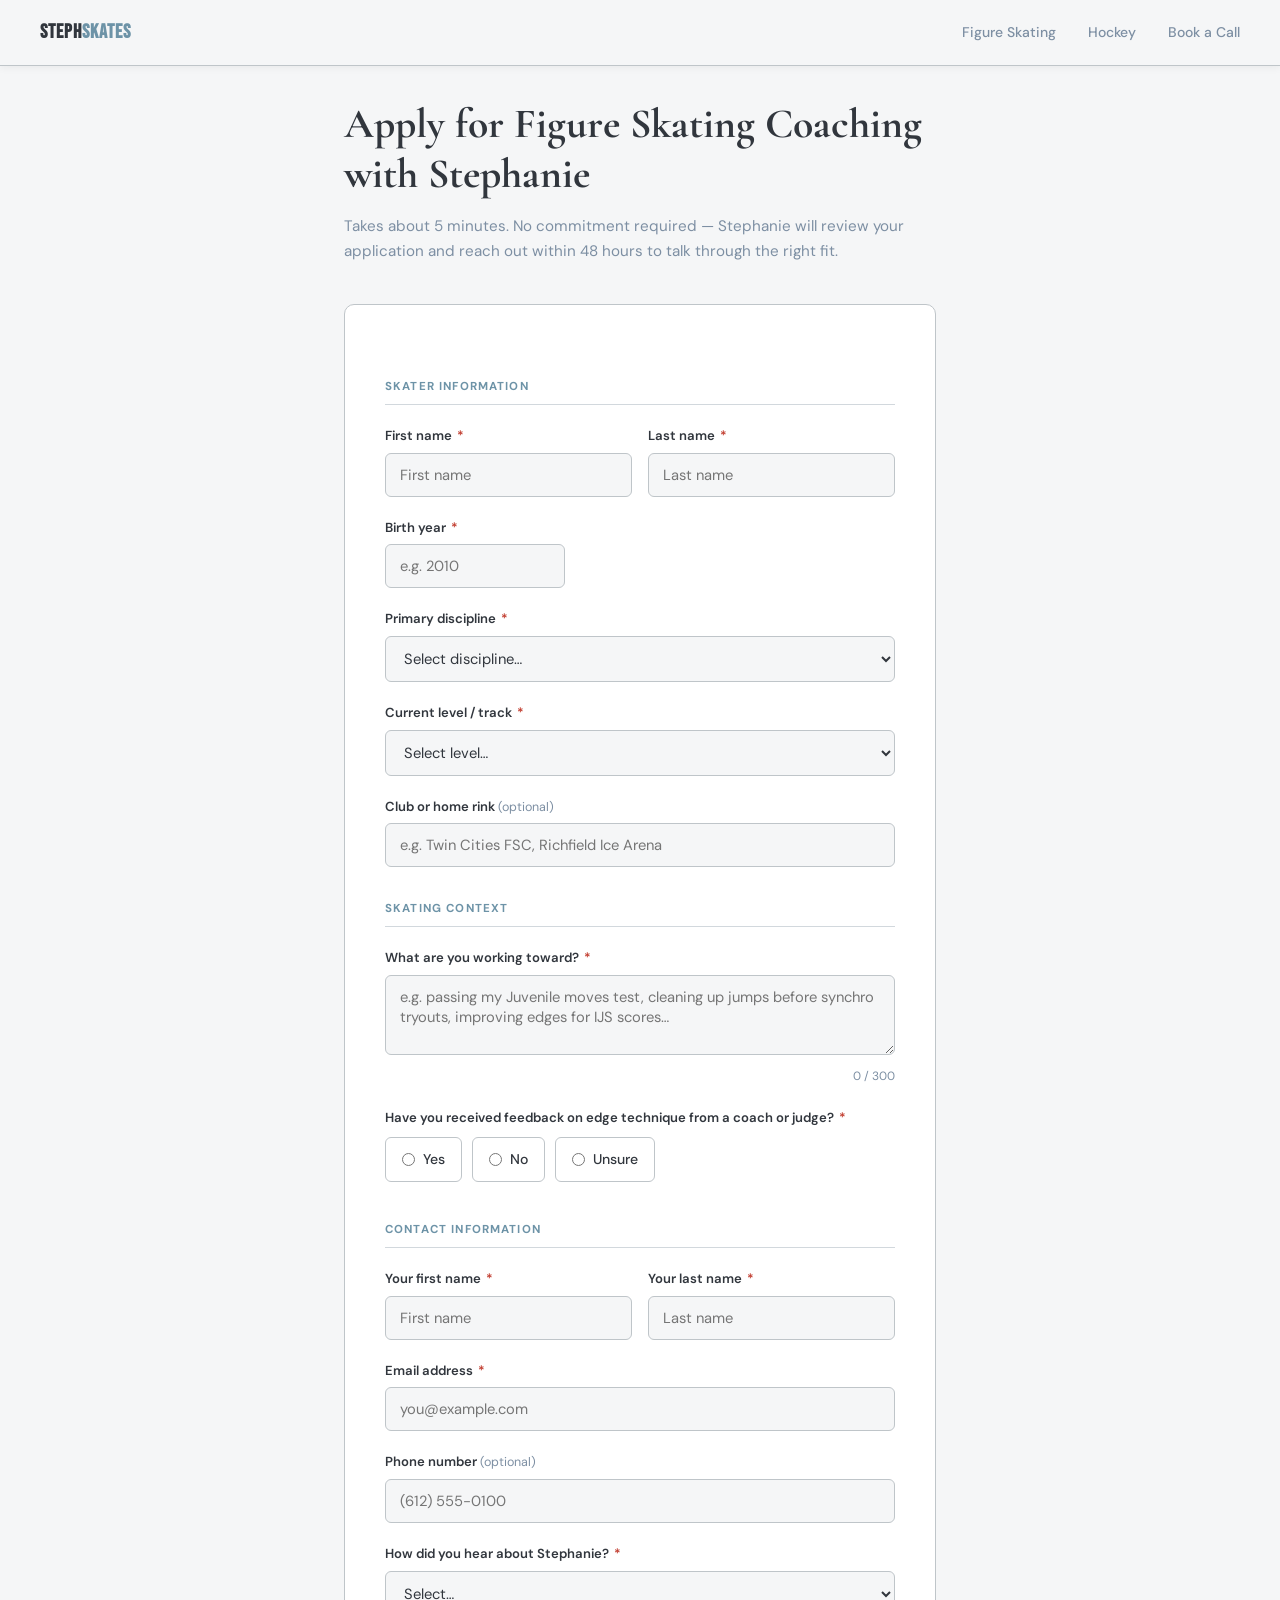
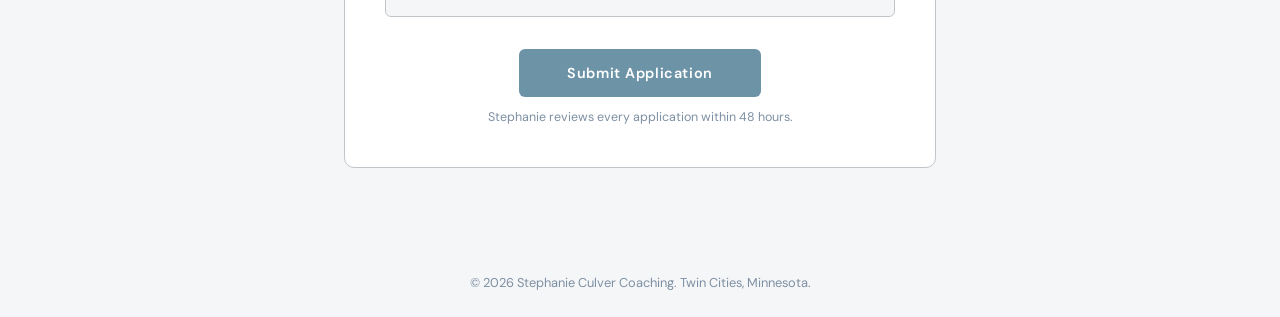
<file: figureskating/apply.html>
<!DOCTYPE html>
<html lang="en">
<head>
  <meta charset="UTF-8" />
  <meta name="viewport" content="width=device-width, initial-scale=1.0" />
  <title>Apply — Figure Skating Coaching | Steph Skates</title>
  <meta name="description" content="Apply to work with Stephanie Culver — private figure skating lessons, test prep, tryout prep, and virtual assessments. For competitive and test-track skaters of all levels." />
  <link rel="preconnect" href="https://fonts.googleapis.com" />
  <link rel="preconnect" href="https://fonts.gstatic.com" crossorigin />
  <link href="https://fonts.googleapis.com/css2?family=Bebas+Neue&family=Cormorant+Garamond:ital,wght@0,700;1,600&family=DM+Sans:wght@300;400;500;600&display=swap" rel="stylesheet" />
  <style>
    :root {
      --primary: #6D93A7;
      --dark-base: #31363D;
      --secondary: #7D8FA3;
      --light-bg: #D2D8DD;
      --white-bg: #F5F6F7;
      --platinum: #BFC5C9;
      --mauve: #88728A;
      --error: #C0392B;
      --success: #2D6A4F;
    }

    * { margin: 0; padding: 0; box-sizing: border-box; }
    html { scroll-behavior: smooth; }

    body {
      font-family: 'DM Sans', -apple-system, BlinkMacSystemFont, 'Segoe UI', sans-serif;
      background: var(--white-bg);
      color: var(--dark-base);
      line-height: 1.65;
      -webkit-font-smoothing: antialiased;
      -moz-osx-font-smoothing: grayscale;
    }

    a { color: inherit; text-decoration: none; }

    nav {
      position: fixed;
      top: 0; left: 0; right: 0;
      background: var(--white-bg);
      border-bottom: 1px solid var(--platinum);
      z-index: 100;
      padding: 16px 24px;
      box-shadow: 0 2px 8px rgba(0,0,0,0.05);
    }

    .nav-inner {
      max-width: 1200px;
      margin: 0 auto;
      display: flex;
      justify-content: space-between;
      align-items: center;
    }

    .logo {
      font-family: 'Bebas Neue', sans-serif;
      font-size: 20px;
      font-weight: 700;
      letter-spacing: 0.05em;
      text-transform: uppercase;
      color: var(--dark-base);
    }

    .logo span { color: var(--primary); }

    .nav-links {
      display: flex;
      gap: 32px;
      align-items: center;
    }

    .nav-links a {
      font-size: 14px;
      font-weight: 500;
      color: var(--secondary);
      transition: color 0.25s ease;
    }

    .nav-links a:hover { color: var(--primary); }

    @media (max-width: 768px) {
      .nav-links { gap: 16px; }
      .nav-links a { font-size: 13px; }
    }

    .page-wrapper {
      max-width: 640px;
      margin: 0 auto;
      padding: 100px 24px 80px;
    }

    .page-header {
      margin-bottom: 40px;
    }

    .page-header h1 {
      font-family: 'Cormorant Garamond', serif;
      font-size: clamp(1.8rem, 4vw, 2.6rem);
      font-weight: 700;
      line-height: 1.2;
      color: var(--dark-base);
      margin-bottom: 14px;
    }

    .page-header p {
      font-size: 0.95rem;
      color: var(--secondary);
      max-width: 560px;
    }

    .form-section {
      background: #fff;
      border: 1px solid var(--platinum);
      border-radius: 10px;
      padding: 40px;
    }

    @media (max-width: 600px) {
      .form-section { padding: 24px 20px; }
    }

    .form-group-label {
      font-size: 0.72rem;
      font-weight: 700;
      letter-spacing: 0.1em;
      text-transform: uppercase;
      color: var(--primary);
      border-bottom: 1px solid var(--light-bg);
      padding-bottom: 8px;
      margin: 32px 0 20px;
    }

    .form-group-label:first-child { margin-top: 0; }

    .field-group { margin-bottom: 20px; }

    .field-row {
      display: grid;
      grid-template-columns: 1fr 1fr;
      gap: 16px;
    }

    @media (max-width: 520px) {
      .field-row { grid-template-columns: 1fr; }
    }

    label {
      display: block;
      font-size: 0.82rem;
      font-weight: 600;
      color: var(--dark-base);
      margin-bottom: 6px;
    }

    label .required { color: var(--error); margin-left: 2px; }
    label .optional { font-weight: 400; color: var(--secondary); font-size: 0.78rem; }

    input[type="text"],
    input[type="email"],
    input[type="tel"],
    input[type="number"],
    select,
    textarea {
      width: 100%;
      padding: 11px 14px;
      border: 1px solid var(--platinum);
      border-radius: 6px;
      font-family: inherit;
      font-size: 0.92rem;
      color: var(--dark-base);
      background: var(--white-bg);
      transition: border-color 0.2s;
      outline: none;
    }

    input[type="text"]:focus,
    input[type="email"]:focus,
    input[type="tel"]:focus,
    input[type="number"]:focus,
    select:focus,
    textarea:focus {
      border-color: var(--primary);
    }

    input.invalid, select.invalid, textarea.invalid {
      border-color: var(--error);
    }

    select { cursor: pointer; }
    textarea { resize: vertical; min-height: 80px; }

    .field-error {
      font-size: 0.78rem;
      color: var(--error);
      margin-top: 4px;
      display: none;
    }

    .field-error.visible { display: block; }

    .radio-group {
      display: flex;
      flex-wrap: wrap;
      gap: 10px;
      margin-top: 8px;
    }

    .radio-option {
      display: flex;
      align-items: center;
      gap: 8px;
      padding: 10px 16px;
      border: 1px solid var(--platinum);
      border-radius: 6px;
      cursor: pointer;
      font-size: 0.88rem;
      font-weight: 500;
      user-select: none;
      transition: border-color 0.2s, background 0.2s;
    }

    .radio-option input[type="radio"] {
      width: auto;
      margin: 0;
      accent-color: var(--primary);
    }

    .radio-option:has(input:checked) {
      border-color: var(--primary);
      background: rgba(109,147,167,0.08);
    }

    .char-count {
      font-size: 0.75rem;
      color: var(--secondary);
      text-align: right;
      margin-top: 4px;
    }

    .char-count.near-limit { color: var(--error); }

    .submit-area {
      margin-top: 32px;
      text-align: center;
    }

    .submit-btn {
      display: inline-block;
      background: var(--primary);
      color: #fff;
      font-family: inherit;
      font-size: 0.9rem;
      font-weight: 600;
      letter-spacing: 0.04em;
      padding: 15px 48px;
      border: none;
      border-radius: 6px;
      cursor: pointer;
      transition: background 0.2s, transform 0.15s;
    }

    .submit-btn:hover:not(:disabled) {
      background: var(--dark-base);
      transform: translateY(-1px);
    }

    .submit-btn:disabled {
      opacity: 0.6;
      cursor: not-allowed;
    }

    .submit-note {
      font-size: 0.78rem;
      color: var(--secondary);
      margin-top: 10px;
    }

    .form-error-banner {
      margin-top: 16px;
      padding: 12px 16px;
      background: #fdf0ef;
      border: 1px solid #f5c6c2;
      border-radius: 6px;
      font-size: 0.84rem;
      color: var(--error);
      display: none;
    }

    .form-error-banner.visible { display: block; }

    #success-view {
      display: none;
      text-align: center;
      padding: 20px 0;
    }

    .check-icon {
      font-size: 2.5rem;
      color: var(--success);
      margin-bottom: 16px;
    }

    #success-view h2 {
      font-family: 'Cormorant Garamond', serif;
      font-size: 1.8rem;
      font-weight: 700;
      margin-bottom: 10px;
    }

    #success-view p {
      color: var(--secondary);
      margin-bottom: 24px;
    }

    #success-view a {
      font-size: 0.88rem;
      color: var(--primary);
      text-decoration: underline;
    }

    footer {
      text-align: center;
      padding: 24px;
      font-size: 0.8rem;
      color: var(--secondary);
    }
  </style>
</head>
<body>

  <nav>
    <div class="nav-inner">
      <a href="/" class="logo">Steph<span>Skates</span></a>
      <div class="nav-links">
        <a href="/figureskating">Figure Skating</a>
        <a href="/hockey">Hockey</a>
        <a href="https://calendar.app.google/U8hBmkAjbMytC3xX8" target="_blank" rel="noopener">Book a Call</a>
      </div>
    </div>
  </nav>

  <div class="page-wrapper">

    <div class="page-header">
      <h1>Apply for Figure Skating Coaching with Stephanie</h1>
      <p>Takes about 5 minutes. No commitment required — Stephanie will review your application and reach out within 48 hours to talk through the right fit.</p>
    </div>

    <div class="form-section">

      <div id="success-view">
        <div class="check-icon">✓</div>
        <h2>Application Submitted</h2>
        <p>Thank you — Stephanie will review your application and be in touch within 48 hours.</p>
        <a href="/figureskating">← Back to Figure Skating</a>
      </div>

      <form id="apply-form" novalidate>
        <input type="hidden" name="sport" value="Figure Skating" />
        <input type="hidden" name="_subject" value="Figure skating coaching application — stephskates.com" />

        <div class="form-group-label">Skater Information</div>

        <div class="field-group">
          <div class="field-row">
            <div>
              <label for="skater-first">First name <span class="required">*</span></label>
              <input type="text" id="skater-first" name="skater_first_name" autocomplete="given-name" placeholder="First name" />
              <div class="field-error" id="skater-first-error">Please enter the skater's first name.</div>
            </div>
            <div>
              <label for="skater-last">Last name <span class="required">*</span></label>
              <input type="text" id="skater-last" name="skater_last_name" autocomplete="family-name" placeholder="Last name" />
              <div class="field-error" id="skater-last-error">Please enter the skater's last name.</div>
            </div>
          </div>
        </div>

        <div class="field-group">
          <label for="skater-birth-year">Birth year <span class="required">*</span></label>
          <input type="number" id="skater-birth-year" name="skater_birth_year" min="1985" max="2020" placeholder="e.g. 2010" style="max-width: 180px;" />
          <div class="field-error" id="skater-birth-year-error">Please enter a valid birth year.</div>
        </div>

        <div class="field-group">
          <label for="skater-discipline">Primary discipline <span class="required">*</span></label>
          <select id="skater-discipline" name="skater_discipline">
            <option value="">Select discipline…</option>
            <option value="Freestyle / Singles">Freestyle / Singles</option>
            <option value="Ice Dance">Ice Dance</option>
            <option value="Synchronized Skating">Synchronized Skating</option>
            <option value="Pairs">Pairs</option>
            <option value="Multiple disciplines">Multiple disciplines</option>
            <option value="Not sure yet">Not sure yet</option>
          </select>
          <div class="field-error" id="skater-discipline-error">Please select a discipline.</div>
        </div>

        <div class="field-group">
          <label for="skater-level">Current level / track <span class="required">*</span></label>
          <select id="skater-level" name="skater_level">
            <option value="">Select level…</option>
            <option value="Basic Skills / Snowplow Sam">Basic Skills / Snowplow Sam</option>
            <option value="Pre-Preliminary test prep">Pre-Preliminary test prep</option>
            <option value="Preliminary test prep">Preliminary test prep</option>
            <option value="Pre-Juvenile / Juvenile test prep">Pre-Juvenile / Juvenile test prep</option>
            <option value="Intermediate / Novice test prep">Intermediate / Novice test prep</option>
            <option value="Junior / Senior">Junior / Senior</option>
            <option value="Adult track">Adult track</option>
            <option value="Synchro team member">Synchro team member</option>
            <option value="Ice dance — just starting">Ice dance — just starting</option>
          </select>
          <div class="field-error" id="skater-level-error">Please select a level.</div>
        </div>

        <div class="field-group">
          <label for="skater-club">Club or home rink <span class="optional">(optional)</span></label>
          <input type="text" id="skater-club" name="skater_club" placeholder="e.g. Twin Cities FSC, Richfield Ice Arena" />
        </div>

        <div class="form-group-label">Skating Context</div>

        <div class="field-group">
          <label for="skater-goal">What are you working toward? <span class="required">*</span></label>
          <textarea id="skater-goal" name="skater_goal" maxlength="300" placeholder="e.g. passing my Juvenile moves test, cleaning up jumps before synchro tryouts, improving edges for IJS scores…"></textarea>
          <div class="char-count" id="goal-char-count">0 / 300</div>
          <div class="field-error" id="skater-goal-error">Please describe what the skater is working toward.</div>
        </div>

        <div class="field-group">
          <label>Have you received feedback on edge technique from a coach or judge? <span class="required">*</span></label>
          <div class="radio-group" id="edge-feedback-group">
            <label class="radio-option">
              <input type="radio" name="edge_feedback_received" value="Yes" />
              Yes
            </label>
            <label class="radio-option">
              <input type="radio" name="edge_feedback_received" value="No" />
              No
            </label>
            <label class="radio-option">
              <input type="radio" name="edge_feedback_received" value="Unsure" />
              Unsure
            </label>
          </div>
          <div class="field-error" id="edge-feedback-error">Please select an option.</div>
        </div>

        <div class="form-group-label">Contact Information</div>

        <div class="field-group">
          <div class="field-row">
            <div>
              <label for="contact-first">Your first name <span class="required">*</span></label>
              <input type="text" id="contact-first" name="contact_first_name" autocomplete="given-name" placeholder="First name" />
              <div class="field-error" id="contact-first-error">Please enter your first name.</div>
            </div>
            <div>
              <label for="contact-last">Your last name <span class="required">*</span></label>
              <input type="text" id="contact-last" name="contact_last_name" autocomplete="family-name" placeholder="Last name" />
              <div class="field-error" id="contact-last-error">Please enter your last name.</div>
            </div>
          </div>
        </div>

        <div class="field-group">
          <label for="email">Email address <span class="required">*</span></label>
          <input type="email" id="email" name="email" autocomplete="email" placeholder="you@example.com" />
          <div class="field-error" id="email-error">Please enter a valid email address.</div>
        </div>

        <div class="field-group">
          <label for="phone">Phone number <span class="optional">(optional)</span></label>
          <input type="tel" id="phone" name="phone" autocomplete="tel" placeholder="(612) 555-0100" />
        </div>

        <div class="field-group">
          <label for="referral-source">How did you hear about Stephanie? <span class="required">*</span></label>
          <select id="referral-source" name="referral_source">
            <option value="">Select…</option>
            <option value="Social media">Social media</option>
            <option value="Referral">Referral</option>
            <option value="Google">Google</option>
            <option value="Other">Other</option>
          </select>
          <div class="field-error" id="referral-source-error">Please select how you heard about us.</div>
        </div>

        <div class="submit-area">
          <button type="submit" class="submit-btn" id="submit-btn">Submit Application</button>
          <p class="submit-note">Stephanie reviews every application within 48 hours.</p>
          <div class="form-error-banner" id="form-error-banner">
            Something went wrong. Please try again or email <strong>stephsk8s@gmail.com</strong> directly.
          </div>
        </div>

      </form>
    </div>
  </div>

  <footer>
    <p>&copy; 2026 Stephanie Culver Coaching. Twin Cities, Minnesota.</p>
  </footer>

  <script>
    const goalDesc = document.getElementById('skater-goal');
    const goalCount = document.getElementById('goal-char-count');
    goalDesc.addEventListener('input', function () {
      const len = this.value.length;
      goalCount.textContent = len + ' / 300';
      goalCount.classList.toggle('near-limit', len >= 270);
    });

    function setError(fieldId, errorId, show) {
      const field = document.getElementById(fieldId);
      const error = document.getElementById(errorId);
      if (show) { field.classList.add('invalid'); error.classList.add('visible'); }
      else { field.classList.remove('invalid'); error.classList.remove('visible'); }
      return !show;
    }

    function isValidEmail(email) {
      return /^[^\s@]+@[^\s@]+\.[^\s@]+$/.test(email.trim());
    }

    function validateForm() {
      let valid = true;

      valid = setError('skater-first', 'skater-first-error',
        !document.getElementById('skater-first').value.trim()) && valid;
      valid = setError('skater-last', 'skater-last-error',
        !document.getElementById('skater-last').value.trim()) && valid;

      const year = parseInt(document.getElementById('skater-birth-year').value, 10);
      valid = setError('skater-birth-year', 'skater-birth-year-error',
        isNaN(year) || year < 1985 || year > 2020) && valid;

      valid = setError('skater-discipline', 'skater-discipline-error',
        !document.getElementById('skater-discipline').value) && valid;
      valid = setError('skater-level', 'skater-level-error',
        !document.getElementById('skater-level').value) && valid;
      valid = setError('skater-goal', 'skater-goal-error',
        !document.getElementById('skater-goal').value.trim()) && valid;

      const feedbackSelected = document.querySelector('input[name="edge_feedback_received"]:checked');
      const feedbackError = document.getElementById('edge-feedback-error');
      if (!feedbackSelected) { feedbackError.classList.add('visible'); valid = false; }
      else { feedbackError.classList.remove('visible'); }

      valid = setError('contact-first', 'contact-first-error',
        !document.getElementById('contact-first').value.trim()) && valid;
      valid = setError('contact-last', 'contact-last-error',
        !document.getElementById('contact-last').value.trim()) && valid;

      const emailVal = document.getElementById('email').value;
      valid = setError('email', 'email-error', !isValidEmail(emailVal)) && valid;

      valid = setError('referral-source', 'referral-source-error',
        !document.getElementById('referral-source').value) && valid;

      return valid;
    }

    ['skater-first','skater-last','skater-birth-year','skater-discipline','skater-level',
     'skater-goal','contact-first','contact-last','email','referral-source'].forEach(id => {
      const el = document.getElementById(id);
      if (el) {
        el.addEventListener('input', function () {
          this.classList.remove('invalid');
          const err = document.getElementById(id + '-error');
          if (err) err.classList.remove('visible');
        });
      }
    });

    document.querySelectorAll('input[name="edge_feedback_received"]').forEach(radio => {
      radio.addEventListener('change', function () {
        document.getElementById('edge-feedback-error').classList.remove('visible');
      });
    });

    document.getElementById('apply-form').addEventListener('submit', async function (e) {
      e.preventDefault();

      if (!validateForm()) {
        const firstError = document.querySelector('.invalid, .field-error.visible');
        if (firstError) firstError.scrollIntoView({ behavior: 'smooth', block: 'center' });
        return;
      }

      const btn = document.getElementById('submit-btn');
      const errorBanner = document.getElementById('form-error-banner');
      btn.disabled = true;
      btn.textContent = 'Submitting…';
      errorBanner.classList.remove('visible');

      const formData = new FormData(this);

      try {
        const FORMSPREE_ID = 'mvzjgnek';
        const res = await fetch(`https://formspree.io/f/${FORMSPREE_ID}`, {
          method: 'POST',
          body: formData,
          headers: { 'Accept': 'application/json' }
        });

        if (res.ok) {
          document.getElementById('apply-form').style.display = 'none';
          document.querySelector('.page-header').style.display = 'none';
          document.getElementById('success-view').style.display = 'block';
          window.scrollTo({ top: 0, behavior: 'smooth' });
        } else {
          throw new Error('Server error');
        }
      } catch (err) {
        errorBanner.classList.add('visible');
        btn.disabled = false;
        btn.textContent = 'Submit Application';
        errorBanner.scrollIntoView({ behavior: 'smooth', block: 'center' });
      }
    });
  </script>
</body>
</html>
</file>
<file: css/style.css>
/* Edge Elevate — The Edge Protocol
   Palette: Lagoon Executive | Typography: Cormorant Garamond + DM Sans + Bebas Neue
   ============================================================ */

@import url('https://fonts.googleapis.com/css2?family=Bebas+Neue&family=Cormorant+Garamond:ital,wght@0,600;0,700;1,600&family=DM+Sans:wght@300;400;500;600&display=swap');

/* ── Reset & Base ── */
*, *::before, *::after { box-sizing: border-box; margin: 0; padding: 0; }

:root {
  --lagoon:    #6D93A7;
  --graphite:  #31363D;
  --slate:     #7D8FA3;
  --mist:      #D2D8DD;
  --pearl:     #F5F6F7;
  --platinum:  #BFC5C9;

  --body-font: 'DM Sans', sans-serif;
  --display-font: 'Cormorant Garamond', serif;
  --wordmark-font: 'Bebas Neue', sans-serif;
}

html { scroll-behavior: smooth; }

body {
  background-color: var(--pearl);
  color: var(--graphite);
  font-family: var(--body-font);
  font-size: 16px;
  line-height: 1.65;
  -webkit-font-smoothing: antialiased;
}

/* ── Typography ── */
h1 {
  font-family: var(--display-font);
  font-weight: 700;
  color: var(--lagoon);
  line-height: 1.1;
  letter-spacing: 0.01em;
}

h2 {
  font-family: var(--body-font);
  font-weight: 600;
  color: var(--graphite);
  line-height: 1.25;
}

h3 {
  font-family: var(--body-font);
  font-weight: 500;
  color: var(--graphite);
  line-height: 1.3;
  letter-spacing: 0.01em;
}

p { margin-bottom: 1.2em; }
p:last-child { margin-bottom: 0; }

a {
  color: var(--lagoon);
  text-decoration: none;
  transition: opacity 0.2s;
}
a:hover { opacity: 0.75; }

blockquote {
  font-family: var(--display-font);
  font-weight: 600;
  font-style: italic;
  font-size: clamp(20px, 2.5vw, 26px);
  line-height: 1.4;
  letter-spacing: 0.01em;
  color: var(--graphite);
  border-left: 3px solid var(--lagoon);
  padding-left: 1.5rem;
  margin: 2rem 0;
}

/* ── Layout ── */
.container {
  max-width: 1100px;
  margin: 0 auto;
  padding: 0 1.5rem;
}

.container--narrow {
  max-width: 760px;
  margin: 0 auto;
  padding: 0 1.5rem;
}

section {
  padding: 5rem 0;
}

section + section {
  border-top: 1px solid var(--platinum);
}

/* ── Navigation ── */
.site-nav {
  background: var(--pearl);
  border-bottom: 1px solid var(--platinum);
  padding: 1.25rem 0;
  position: sticky;
  top: 0;
  z-index: 100;
}

.nav-inner {
  display: flex;
  align-items: center;
  justify-content: space-between;
  max-width: 1100px;
  margin: 0 auto;
  padding: 0 1.5rem;
}

.nav-wordmark {
  font-family: var(--wordmark-font);
  font-size: 1.6rem;
  color: var(--graphite);
  letter-spacing: 0.05em;
  text-transform: uppercase;
}

.nav-wordmark span { color: var(--lagoon); }

.nav-links {
  display: flex;
  gap: 2rem;
  list-style: none;
}

.nav-links a {
  font-family: var(--body-font);
  font-weight: 500;
  font-size: 0.9rem;
  color: var(--graphite);
  letter-spacing: 0.01em;
  text-transform: uppercase;
}

.nav-links a:hover { color: var(--lagoon); opacity: 1; }

.nav-cta {
  background: var(--lagoon);
  color: var(--pearl) !important;
  padding: 0.55rem 1.25rem;
  font-weight: 600 !important;
  letter-spacing: 0.08em !important;
  text-transform: uppercase !important;
}

.nav-cta:hover { background: var(--graphite); opacity: 1 !important; }

/* ── Buttons / CTAs ── */
.btn {
  display: inline-block;
  font-family: var(--body-font);
  font-weight: 600;
  font-size: 0.95rem;
  letter-spacing: 0.08em;
  text-transform: uppercase;
  padding: 0.85rem 2rem;
  cursor: pointer;
  transition: background 0.2s, color 0.2s;
  border: none;
}

.btn--primary {
  background: var(--lagoon);
  color: var(--pearl);
}

.btn--primary:hover {
  background: var(--graphite);
  color: var(--pearl);
  opacity: 1;
}

.btn--outline {
  background: transparent;
  color: var(--lagoon);
  border: 2px solid var(--lagoon);
}

.btn--outline:hover {
  background: var(--lagoon);
  color: var(--pearl);
  opacity: 1;
}

.btn--large {
  font-size: 1rem;
  padding: 1rem 2.5rem;
}

/* ── Hero Section ── */
.hero {
  background: var(--graphite);
  color: var(--pearl);
  padding: 7rem 0;
  border-top: none;
}

.hero .container { position: relative; }

.hero h1 {
  color: var(--pearl);
  font-size: clamp(36px, 5.5vw, 56px);
  max-width: 800px;
  margin-bottom: 1.25rem;
}

.hero h1 em {
  color: var(--lagoon);
  font-style: normal;
}

.hero__sub {
  font-size: clamp(16px, 1.8vw, 18px);
  line-height: 1.6;
  color: var(--mist);
  max-width: 640px;
  margin-bottom: 2.5rem;
}

.hero__badge {
  font-family: var(--body-font);
  font-size: 0.78rem;
  font-weight: 600;
  letter-spacing: 0.12em;
  text-transform: uppercase;
  color: var(--platinum);
  margin-bottom: 1.25rem;
}

/* ── Section Patterns ── */
.section--dark {
  background: var(--graphite);
  color: var(--pearl);
  border-top: none;
}

.section--dark h1,
.section--dark h2,
.section--dark h3 { color: var(--pearl); }

.section--dark p { color: var(--mist); }

.section--mist {
  background: var(--mist);
  border-top: none;
}

.section--alt {
  background: #ECEEF0;
  border-top: none;
}

.section__label {
  font-family: var(--body-font);
  font-size: 0.75rem;
  font-weight: 600;
  letter-spacing: 0.14em;
  text-transform: uppercase;
  color: var(--lagoon);
  margin-bottom: 0.75rem;
}

.section--dark .section__label { color: var(--platinum); }

.section__headline {
  font-size: clamp(26px, 3.5vw, 40px);
  margin-bottom: 1.5rem;
}

.section__headline--display {
  font-family: var(--display-font);
  font-weight: 700;
  color: var(--lagoon);
  font-size: clamp(30px, 4vw, 48px);
  line-height: 1.1;
  letter-spacing: 0.01em;
}

/* ── Two-Column Grid ── */
.two-col {
  display: grid;
  grid-template-columns: 1fr 1fr;
  gap: 4rem;
  align-items: start;
}

@media (max-width: 768px) {
  .two-col { grid-template-columns: 1fr; gap: 2.5rem; }
}

/* ── Card Grid ── */
.card-grid {
  display: grid;
  grid-template-columns: repeat(auto-fit, minmax(260px, 1fr));
  gap: 1.5rem;
  margin-top: 2.5rem;
}

.card {
  background: var(--pearl);
  border: 1px solid var(--platinum);
  padding: 2rem;
}

.card h3 {
  font-size: 1rem;
  font-weight: 600;
  color: var(--lagoon);
  margin-bottom: 0.6rem;
}

.card p {
  font-size: 0.95rem;
  color: var(--graphite);
  margin-bottom: 0;
}

/* ── Stat Row ── */
.stat-row {
  display: grid;
  grid-template-columns: repeat(auto-fit, minmax(180px, 1fr));
  gap: 2rem;
  margin: 3rem 0;
}

.stat {
  text-align: center;
}

.stat__number {
  font-family: var(--display-font);
  font-size: clamp(40px, 5vw, 56px);
  font-weight: 700;
  color: var(--lagoon);
  line-height: 1;
  margin-bottom: 0.35rem;
}

.stat__label {
  font-size: 0.85rem;
  font-weight: 500;
  color: var(--slate);
  letter-spacing: 0.04em;
  text-transform: uppercase;
}

/* ── List Styles ── */
.check-list {
  list-style: none;
  padding: 0;
  margin: 1.5rem 0;
}

.check-list li {
  padding: 0.65rem 0 0.65rem 1.75rem;
  position: relative;
  border-bottom: 1px solid var(--platinum);
  font-size: 0.97rem;
}

.check-list li:last-child { border-bottom: none; }

.check-list li::before {
  content: "—";
  position: absolute;
  left: 0;
  color: var(--lagoon);
  font-weight: 600;
}

/* ── Trust Bar ── */
.trust-bar {
  display: flex;
  flex-wrap: wrap;
  gap: 2.5rem;
  align-items: center;
  justify-content: center;
  padding: 2.5rem 0;
}

.trust-item {
  text-align: center;
}

.trust-item__label {
  font-size: 0.8rem;
  font-weight: 600;
  letter-spacing: 0.1em;
  text-transform: uppercase;
  color: var(--slate);
  margin-top: 0.4rem;
}

.trust-item__value {
  font-family: var(--display-font);
  font-size: 1.4rem;
  font-weight: 600;
  color: var(--graphite);
}

/* ── Process Steps ── */
.steps {
  counter-reset: step;
  margin: 2rem 0;
}

.step {
  display: flex;
  gap: 1.5rem;
  padding: 1.5rem 0;
  border-bottom: 1px solid var(--platinum);
  counter-increment: step;
}

.step:last-child { border-bottom: none; }

.step__num {
  font-family: var(--display-font);
  font-size: 2.5rem;
  font-weight: 700;
  color: var(--lagoon);
  line-height: 1;
  min-width: 2.5rem;
  opacity: 0.6;
}

.step__content h3 {
  font-size: 1rem;
  font-weight: 600;
  margin-bottom: 0.3rem;
}

.step__content p {
  font-size: 0.95rem;
  color: var(--slate);
  margin-bottom: 0;
}

/* ── Media Placeholder ── */
.media-block {
  background: var(--mist);
  aspect-ratio: 16/9;
  display: flex;
  align-items: center;
  justify-content: center;
  border: 1px solid var(--platinum);
}

.media-block--portrait { aspect-ratio: 3/4; }
.media-block--square   { aspect-ratio: 1/1; }

.media-block__label {
  font-size: 0.8rem;
  font-weight: 500;
  color: var(--slate);
  letter-spacing: 0.04em;
  text-align: center;
  padding: 1rem;
}

/* ── Application / CTA Block ── */
.cta-block {
  text-align: center;
  padding: 5rem 0;
  background: var(--graphite);
  border-top: none;
}

.cta-block h2 {
  font-family: var(--display-font);
  font-weight: 700;
  color: var(--pearl);
  font-size: clamp(28px, 4vw, 42px);
  margin-bottom: 1rem;
}

.cta-block p {
  color: var(--mist);
  font-size: 1.05rem;
  max-width: 540px;
  margin: 0 auto 2rem;
}

.cta-block__note {
  margin-top: 1rem;
  font-size: 0.85rem;
  color: var(--slate);
}

/* ── Footer ── */
.site-footer {
  background: var(--graphite);
  color: var(--mist);
  padding: 3rem 0;
  border-top: 1px solid rgba(191,197,201,0.2);
}

.footer-inner {
  display: flex;
  justify-content: space-between;
  align-items: flex-start;
  flex-wrap: wrap;
  gap: 2rem;
}

.footer__wordmark {
  font-family: var(--wordmark-font);
  font-size: 1.5rem;
  color: var(--pearl);
  letter-spacing: 0.05em;
}

.footer__wordmark span { color: var(--lagoon); }

.footer__tagline {
  font-style: italic;
  font-size: 0.85rem;
  color: var(--slate);
  margin-top: 0.3rem;
}

.footer__links {
  list-style: none;
  display: flex;
  flex-direction: column;
  gap: 0.5rem;
}

.footer__links a {
  color: var(--mist);
  font-size: 0.9rem;
}

.footer__links a:hover { color: var(--pearl); opacity: 1; }

.footer__copy {
  width: 100%;
  font-size: 0.78rem;
  color: var(--slate);
  padding-top: 2rem;
  border-top: 1px solid rgba(191,197,201,0.15);
  margin-top: 1rem;
}

/* ── Divider ── */
.divider {
  border: none;
  border-top: 1px solid var(--platinum);
  margin: 3rem 0;
}

/* ── Credential Block ── */
.credential-block {
  background: var(--mist);
  border-left: 4px solid var(--lagoon);
  padding: 1.5rem 2rem;
  margin: 2rem 0;
}

.credential-block ul {
  list-style: none;
  padding: 0;
}

.credential-block li {
  padding: 0.3rem 0 0.3rem 1.25rem;
  position: relative;
  font-size: 0.97rem;
  font-weight: 500;
}

.credential-block li::before {
  content: "·";
  position: absolute;
  left: 0;
  color: var(--lagoon);
  font-size: 1.2rem;
  line-height: 1.2;
}

/* ── Responsive ── */
@media (max-width: 768px) {
  section { padding: 3.5rem 0; }
  .hero { padding: 4.5rem 0; }
  .trust-bar { gap: 1.5rem; }
  .nav-links { display: none; }
  .stat-row { grid-template-columns: 1fr 1fr; }
}

@media (max-width: 480px) {
  .stat-row { grid-template-columns: 1fr; }
}

/* =========================================
   HEADING UTILITY CLASSES (EDG-164)
   ========================================= */
.h1 {
  font-family: var(--font-display);
  font-size: clamp(40px, 5vw, 56px);
  font-weight: 700;
  color: var(--lagoon-blue);
  line-height: 1.1;
  letter-spacing: 0.01em;
}

.h2 {
  font-family: var(--font-body);
  font-size: clamp(24px, 3vw, 32px);
  font-weight: 600;
  color: var(--deep-graphite);
  line-height: 1.25;
}

.h3 {
  font-family: var(--font-body);
  font-size: clamp(18px, 2vw, 20px);
  font-weight: 500;
  color: var(--deep-graphite);
  line-height: 1.3;
}

.caption {
  font-family: var(--font-body);
  font-size: 13px;
  font-weight: 300;
  color: var(--blue-slate);
  line-height: 1.5;
}

/* =========================================
   MEDIA PLACEHOLDER BLOCK (EDG-164)
   ========================================= */
.media-placeholder {
  position: relative;
  width: 100%;
  padding-top: 56.25%; /* 16:9 */
  background-color: var(--mist-gray);
  border-radius: 2px;
  overflow: hidden;
}

.media-placeholder__caption {
  margin-top: 10px;
}

/* =========================================
   REUSABLE SECTION TEMPLATES (EDG-164)
   ========================================= */
.section-text-only {
  padding: 100px 0;
}

.section-text-only .section-body {
  max-width: 760px;
}

.section-text-image-left,
.section-text-image-right {
  padding: 100px 0;
}

.section-text-image-left .section-inner,
.section-text-image-right .section-inner {
  display: grid;
  gap: 64px;
  align-items: center;
}

.section-text-image-left .section-inner  { grid-template-columns: 60fr 40fr; }
.section-text-image-right .section-inner { grid-template-columns: 40fr 60fr; }

.section-text-image-right .section-text { order: 2; }
.section-text-image-right .section-media { order: 1; }

.section-full-media {
  padding: 100px 0;
}

.section-full-media .media-placeholder {
  max-width: 100%;
}

@media (max-width: 900px) {
  .section-text-image-left .section-inner,
  .section-text-image-right .section-inner {
    grid-template-columns: 1fr;
    gap: 40px;
  }

  .section-text-image-right .section-text,
  .section-text-image-right .section-media { order: unset; }

  .section-text-only,
  .section-text-image-left,
  .section-text-image-right,
  .section-full-media {
    padding: 60px 0;
  }
}
/* ── Photo blocks (EDG-200) ── */
.photo-block { margin: 0; line-height: 0; overflow: hidden; }
.photo-block img { width: 100%; height: 100%; object-fit: cover; object-position: top center; display: block; }
.photo-block--portrait  { aspect-ratio: 3 / 4; }
.photo-block--landscape { aspect-ratio: 4 / 3; }
/* Reduce portrait height on tablet/mobile so photos don't dominate */
@media (max-width: 920px) {
  .photo-block--portrait { aspect-ratio: 4 / 3; }
}
@media (max-width: 640px) {
  .photo-block--portrait  { aspect-ratio: 16 / 9; }
  .photo-block--landscape { aspect-ratio: 16 / 9; }
}
</file>
<file: css/sport-pages.css>
/* =============================================
   stephskates.com — Sport-Specific Pages
   Shared across /hockey and /figureskating
   Brand: Pearl White / Lagoon Blue
   ============================================= */

/* --- Reset & Base --- */
*, *::before, *::after { box-sizing: border-box; margin: 0; padding: 0; }

:root {
  --pearl-white:   #F5F6F7;
  --lagoon-blue:   #6D93A7;
  --deep-graphite: #31363D;
  --blue-slate:    #7D8FA3;
  --white:         #FFFFFF;
  --off-black:     #1C1F22;
  --border-subtle: rgba(109, 147, 167, 0.2);

  --font-wordmark: 'Bebas Neue', 'Arial Narrow', Arial, sans-serif;
  --font-headline: 'Cormorant Garamond', Georgia, 'Times New Roman', serif;
  --font-body:     'DM Sans', 'Segoe UI', system-ui, sans-serif;

  --max-w: 1080px;
  --section-pad: 80px 24px;
}

html { font-size: 16px; scroll-behavior: smooth; }

body {
  background: var(--pearl-white);
  color: var(--deep-graphite);
  font-family: var(--font-body);
  line-height: 1.65;
  -webkit-font-smoothing: antialiased;
}

/* --- Google Fonts import --- */
@import url('https://fonts.googleapis.com/css2?family=Bebas+Neue&family=Cormorant+Garamond:ital,wght@0,400;0,600;1,400&family=DM+Sans:wght@400;500;600&display=swap');

/* --- Layout --- */
.container { max-width: var(--max-w); margin: 0 auto; padding: 0 24px; }

/* --- NAV --- */
nav {
  background: var(--white);
  border-bottom: 1px solid var(--border-subtle);
  position: sticky;
  top: 0;
  z-index: 100;
}
.nav-inner {
  max-width: var(--max-w);
  margin: 0 auto;
  padding: 0 24px;
  display: flex;
  align-items: center;
  justify-content: space-between;
  height: 64px;
}
.nav-wordmark {
  font-family: var(--font-wordmark);
  font-size: 1.35rem;
  letter-spacing: 0.08em;
  color: var(--deep-graphite);
  text-decoration: none;
}
.nav-links { display: flex; gap: 32px; list-style: none; }
.nav-links a {
  font-family: var(--font-body);
  font-size: 0.875rem;
  font-weight: 500;
  color: var(--blue-slate);
  text-decoration: none;
  letter-spacing: 0.03em;
  text-transform: uppercase;
  transition: color 0.2s;
}
.nav-links a:hover, .nav-links a[aria-current="page"] { color: var(--lagoon-blue); }
.nav-cta {
  background: var(--lagoon-blue);
  color: var(--white) !important;
  padding: 8px 20px;
  border-radius: 4px;
}
.nav-cta:hover { background: var(--deep-graphite) !important; color: var(--white) !important; }

/* --- HERO --- */
.hero {
  background: var(--deep-graphite);
  color: var(--white);
  padding: 96px 24px 80px;
  text-align: center;
}
.hero-eyebrow {
  font-family: var(--font-body);
  font-size: 0.8rem;
  font-weight: 600;
  letter-spacing: 0.12em;
  text-transform: uppercase;
  color: var(--lagoon-blue);
  margin-bottom: 20px;
}
.hero h1 {
  font-family: var(--font-headline);
  font-size: clamp(2.25rem, 5vw, 3.75rem);
  font-weight: 400;
  line-height: 1.15;
  max-width: 760px;
  margin: 0 auto 24px;
}
.hero h1 em { font-style: italic; color: var(--lagoon-blue); }
.hero-sub {
  font-size: 1.1rem;
  color: rgba(255,255,255,0.72);
  max-width: 560px;
  margin: 0 auto 40px;
}
.btn-primary {
  display: inline-block;
  background: var(--lagoon-blue);
  color: var(--white);
  font-family: var(--font-body);
  font-weight: 600;
  font-size: 0.9rem;
  letter-spacing: 0.05em;
  text-transform: uppercase;
  padding: 16px 40px;
  border-radius: 4px;
  text-decoration: none;
  border: none;
  cursor: pointer;
  transition: background 0.2s, transform 0.15s;
}
.btn-primary:hover { background: var(--blue-slate); transform: translateY(-1px); }
.btn-ghost {
  display: inline-block;
  background: transparent;
  color: var(--lagoon-blue);
  font-family: var(--font-body);
  font-weight: 600;
  font-size: 0.9rem;
  letter-spacing: 0.05em;
  text-transform: uppercase;
  padding: 15px 40px;
  border-radius: 4px;
  text-decoration: none;
  border: 2px solid var(--lagoon-blue);
  cursor: pointer;
  transition: background 0.2s, color 0.2s;
}
.btn-ghost:hover { background: var(--lagoon-blue); color: var(--white); }

/* --- WHY SECTION --- */
.section-why {
  padding: var(--section-pad);
  background: var(--white);
}
.section-why h2 {
  font-family: var(--font-headline);
  font-size: clamp(1.75rem, 3.5vw, 2.5rem);
  font-weight: 400;
  margin-bottom: 16px;
  color: var(--deep-graphite);
}
.section-why .lead {
  font-size: 1.1rem;
  color: var(--blue-slate);
  max-width: 640px;
  margin-bottom: 48px;
}
.why-grid {
  display: grid;
  grid-template-columns: repeat(auto-fit, minmax(280px, 1fr));
  gap: 32px;
}
.why-card {
  border-left: 3px solid var(--lagoon-blue);
  padding-left: 24px;
}
.why-card h3 {
  font-family: var(--font-body);
  font-weight: 600;
  font-size: 1rem;
  margin-bottom: 8px;
  color: var(--deep-graphite);
}
.why-card p { font-size: 0.95rem; color: #555; }

/* --- SERVICES / PROGRAMS --- */
.section-services {
  padding: var(--section-pad);
  background: var(--pearl-white);
}
.section-label {
  font-family: var(--font-body);
  font-size: 0.75rem;
  font-weight: 600;
  letter-spacing: 0.14em;
  text-transform: uppercase;
  color: var(--lagoon-blue);
  margin-bottom: 12px;
}
.section-services h2 {
  font-family: var(--font-headline);
  font-size: clamp(1.75rem, 3.5vw, 2.5rem);
  font-weight: 400;
  margin-bottom: 48px;
  color: var(--deep-graphite);
}
.services-grid {
  display: grid;
  grid-template-columns: repeat(auto-fit, minmax(280px, 1fr));
  gap: 28px;
}
.service-card {
  background: var(--white);
  border: 1px solid var(--border-subtle);
  border-radius: 8px;
  padding: 32px 28px;
  display: flex;
  flex-direction: column;
}
.service-card-name {
  font-family: var(--font-headline);
  font-size: 1.35rem;
  font-weight: 600;
  color: var(--deep-graphite);
  margin-bottom: 12px;
}
.service-card-desc {
  font-size: 0.95rem;
  color: #555;
  line-height: 1.7;
  flex: 1;
  margin-bottom: 28px;
}
.service-card .btn-ghost {
  align-self: flex-start;
  font-size: 0.8rem;
  padding: 10px 24px;
}

/* --- WHO IT'S FOR --- */
.section-audience {
  padding: var(--section-pad);
  background: var(--deep-graphite);
  color: var(--white);
}
.section-audience h2 {
  font-family: var(--font-headline);
  font-size: clamp(1.75rem, 3.5vw, 2.5rem);
  font-weight: 400;
  margin-bottom: 40px;
}
.audience-list {
  display: grid;
  grid-template-columns: repeat(auto-fit, minmax(240px, 1fr));
  gap: 20px;
  list-style: none;
}
.audience-list li {
  display: flex;
  align-items: flex-start;
  gap: 14px;
  font-size: 0.97rem;
  color: rgba(255,255,255,0.85);
}
.audience-list li::before {
  content: '';
  display: block;
  width: 6px;
  height: 6px;
  min-width: 6px;
  border-radius: 50%;
  background: var(--lagoon-blue);
  margin-top: 8px;
}

/* --- CREDENTIALS / BIO --- */
.section-credentials {
  padding: var(--section-pad);
  background: var(--white);
}
.credentials-inner {
  display: grid;
  grid-template-columns: 1fr 1fr;
  gap: 64px;
  align-items: center;
}
@media (max-width: 720px) { .credentials-inner { grid-template-columns: 1fr; gap: 40px; } }
.credentials-inner h2 {
  font-family: var(--font-headline);
  font-size: clamp(1.75rem, 3.5vw, 2.4rem);
  font-weight: 400;
  margin-bottom: 20px;
  color: var(--deep-graphite);
}
.credentials-inner p {
  font-size: 0.97rem;
  color: #555;
  margin-bottom: 16px;
}
.cred-tags { display: flex; flex-wrap: wrap; gap: 10px; margin-top: 24px; }
.cred-tag {
  background: var(--pearl-white);
  border: 1px solid var(--border-subtle);
  border-radius: 4px;
  padding: 6px 14px;
  font-size: 0.8rem;
  font-weight: 500;
  color: var(--blue-slate);
  letter-spacing: 0.02em;
}
.credentials-photo {
  background: var(--pearl-white);
  border-radius: 8px;
  aspect-ratio: 4/5;
  display: flex;
  align-items: center;
  justify-content: center;
  color: var(--blue-slate);
  font-size: 0.85rem;
  font-style: italic;
}

/* --- CTA / INTEREST FORM --- */
.section-cta {
  padding: var(--section-pad);
  background: var(--lagoon-blue);
  color: var(--white);
  text-align: center;
}
.section-cta h2 {
  font-family: var(--font-headline);
  font-size: clamp(1.75rem, 3.5vw, 2.5rem);
  font-weight: 400;
  margin-bottom: 12px;
}
.section-cta p {
  font-size: 1rem;
  color: rgba(255,255,255,0.82);
  max-width: 480px;
  margin: 0 auto 40px;
}
.interest-form {
  max-width: 520px;
  margin: 0 auto;
  background: rgba(255,255,255,0.12);
  border-radius: 10px;
  padding: 40px 36px;
  text-align: left;
}
.interest-form .form-row {
  margin-bottom: 20px;
}
.interest-form label {
  display: block;
  font-size: 0.8rem;
  font-weight: 600;
  letter-spacing: 0.06em;
  text-transform: uppercase;
  color: rgba(255,255,255,0.7);
  margin-bottom: 6px;
}
.interest-form input,
.interest-form select,
.interest-form textarea {
  width: 100%;
  background: rgba(255,255,255,0.18);
  border: 1px solid rgba(255,255,255,0.3);
  border-radius: 4px;
  padding: 12px 16px;
  font-family: var(--font-body);
  font-size: 0.95rem;
  color: var(--white);
  outline: none;
  transition: border-color 0.2s;
}
.interest-form input::placeholder,
.interest-form textarea::placeholder { color: rgba(255,255,255,0.45); }
.interest-form input:focus,
.interest-form select:focus,
.interest-form textarea:focus { border-color: rgba(255,255,255,0.7); }
.interest-form select option { color: var(--deep-graphite); background: var(--white); }
.interest-form .btn-submit {
  width: 100%;
  background: var(--white);
  color: var(--lagoon-blue);
  font-family: var(--font-body);
  font-weight: 700;
  font-size: 0.9rem;
  letter-spacing: 0.06em;
  text-transform: uppercase;
  padding: 16px;
  border: none;
  border-radius: 4px;
  cursor: pointer;
  margin-top: 8px;
  transition: background 0.2s, color 0.2s;
}
.interest-form .btn-submit:hover { background: var(--deep-graphite); color: var(--white); }
.cta-actions {
  display: flex;
  flex-wrap: wrap;
  gap: 16px;
  justify-content: center;
  margin-bottom: 20px;
}
.section-cta .btn-primary {
  background: var(--white);
  color: var(--lagoon-blue);
}
.section-cta .btn-primary:hover { background: #f0f0f0; transform: translateY(-1px); }
.section-cta .btn-ghost {
  border-color: rgba(255,255,255,0.7);
  color: var(--white);
}
.section-cta .btn-ghost:hover { background: rgba(255,255,255,0.15); color: var(--white); }
.form-note {
  font-size: 0.78rem;
  color: rgba(255,255,255,0.55);
  text-align: center;
  margin-top: 14px;
}

/* --- FOOTER --- */
footer {
  background: var(--off-black);
  color: rgba(255,255,255,0.5);
  padding: 40px 24px;
  text-align: center;
  font-size: 0.82rem;
}
footer a { color: var(--lagoon-blue); text-decoration: none; }
footer .footer-nav { display: flex; justify-content: center; gap: 28px; margin-bottom: 20px; flex-wrap: wrap; }
footer .footer-nav a { font-size: 0.82rem; }

/* --- RESPONSIVE --- */
@media (max-width: 640px) {
  .nav-links { display: none; }
  .interest-form { padding: 28px 20px; }
  .services-grid { grid-template-columns: 1fr; }
  .why-grid { grid-template-columns: 1fr; }
}
</file>
